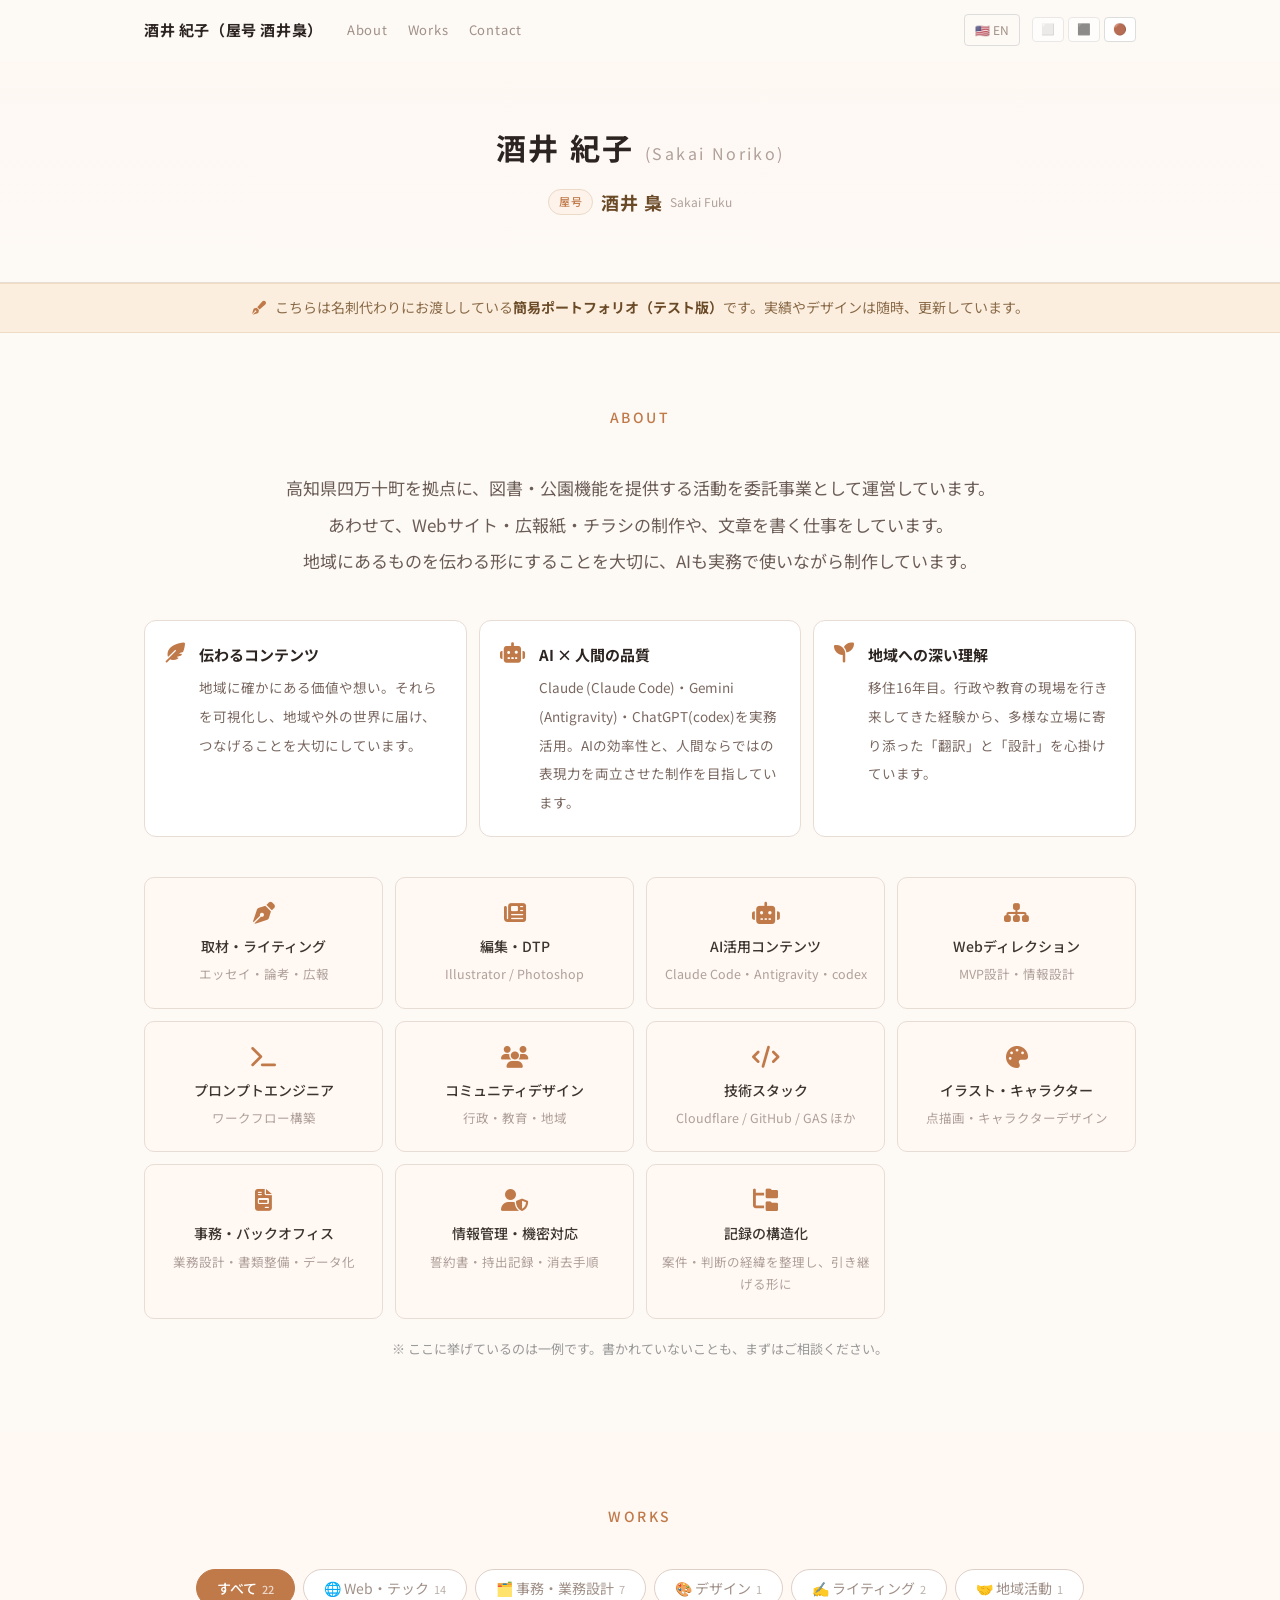
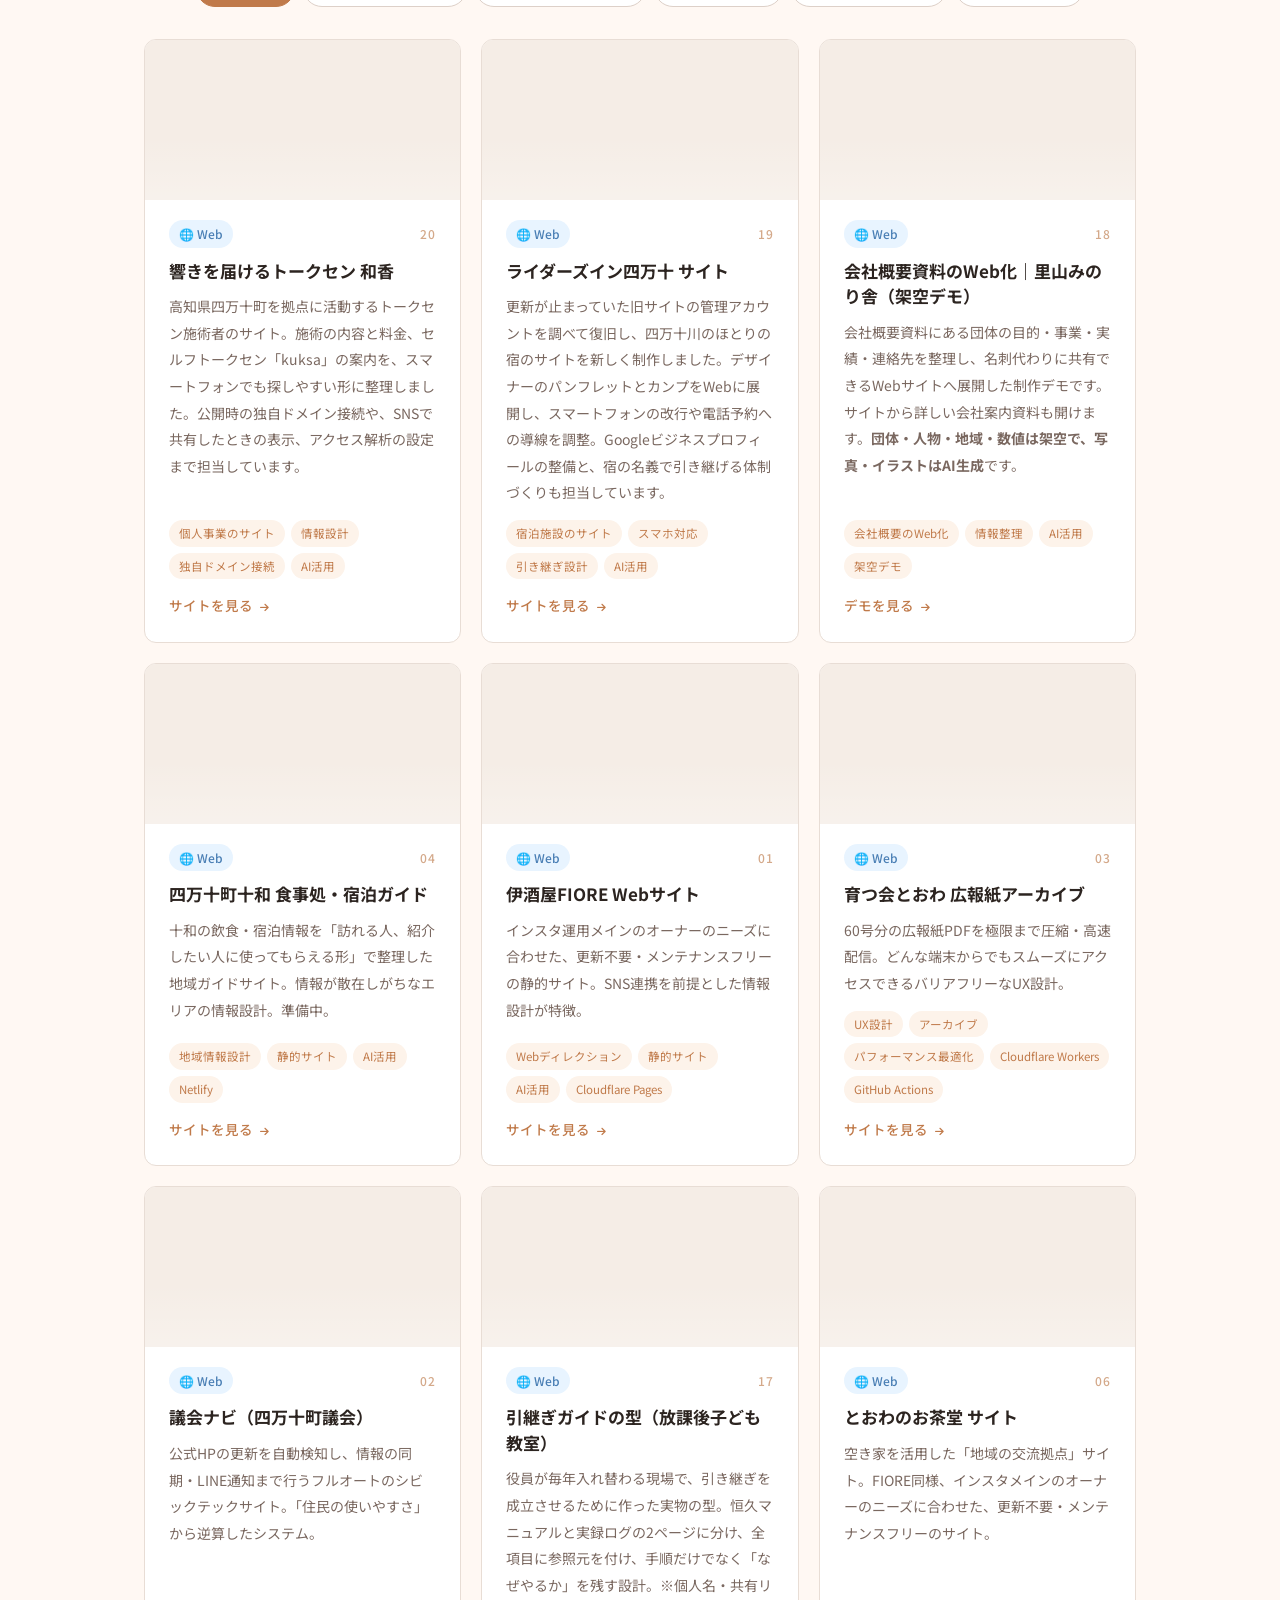
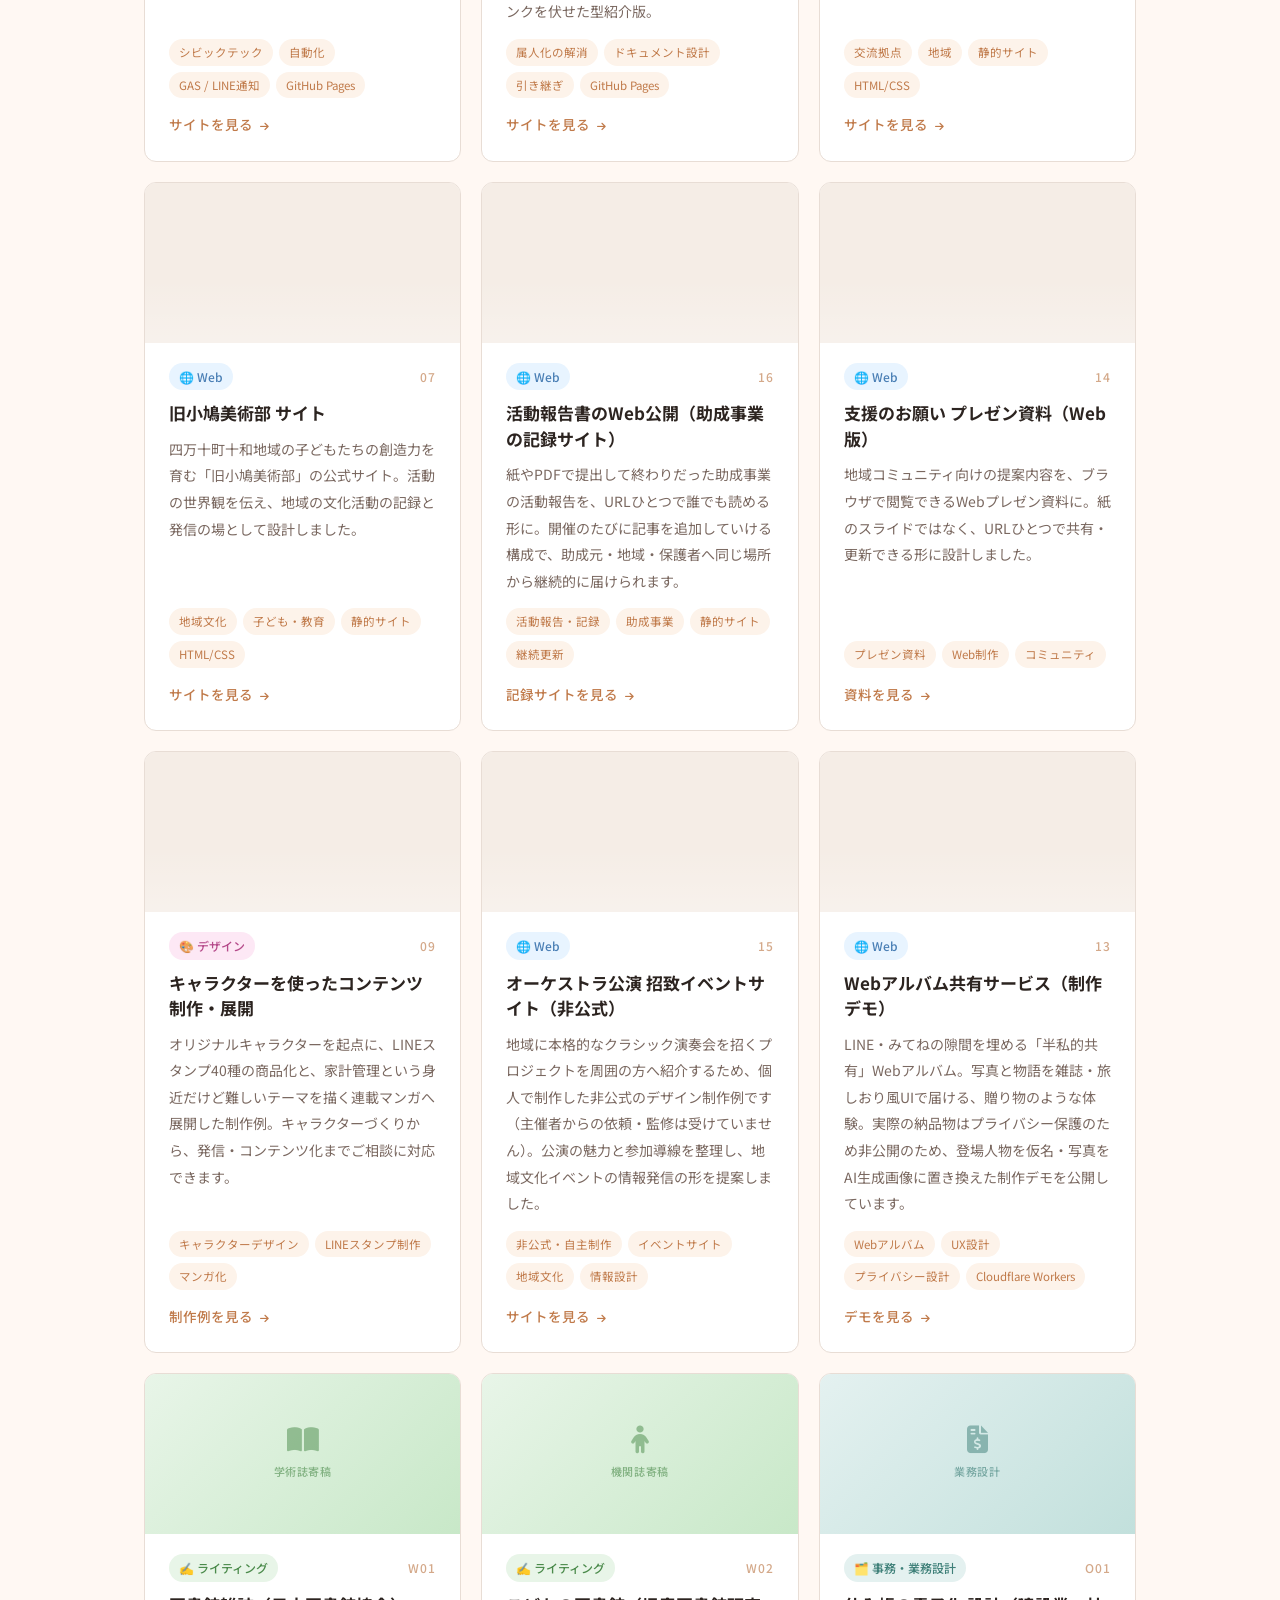
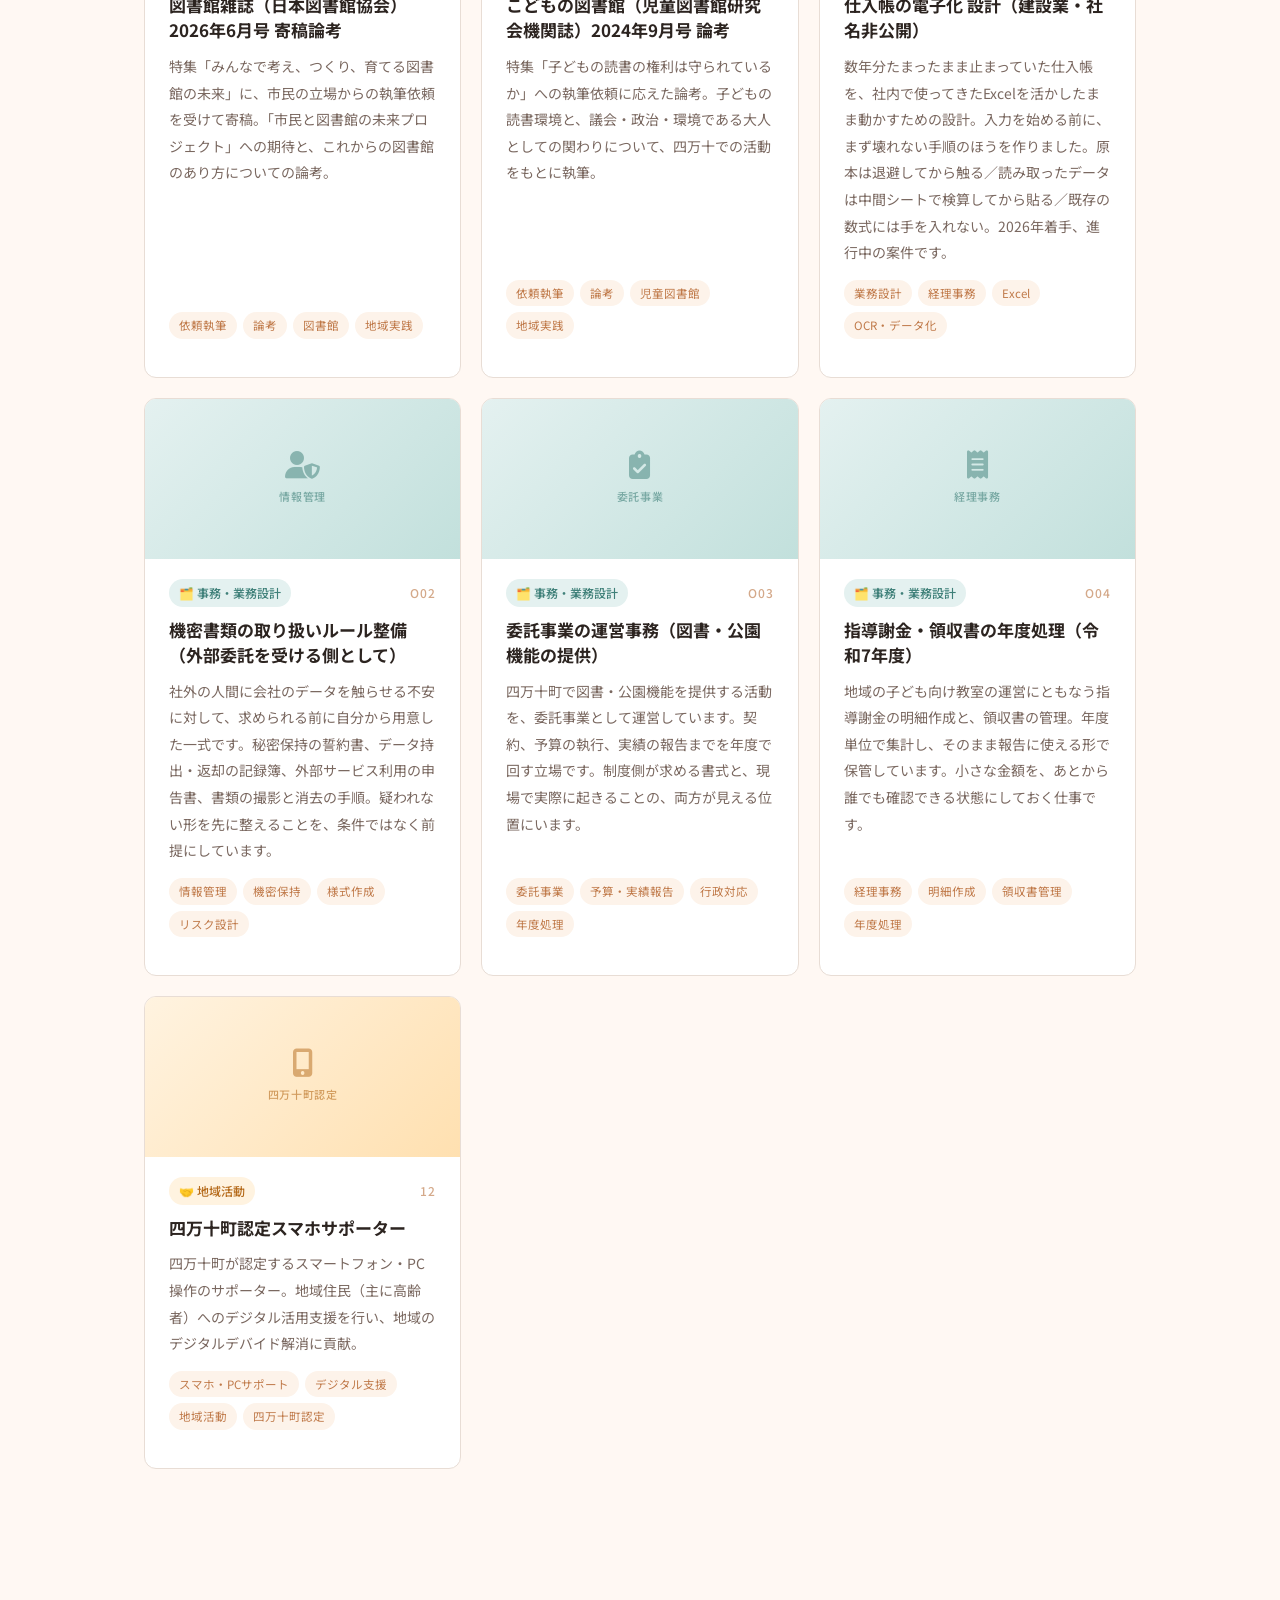
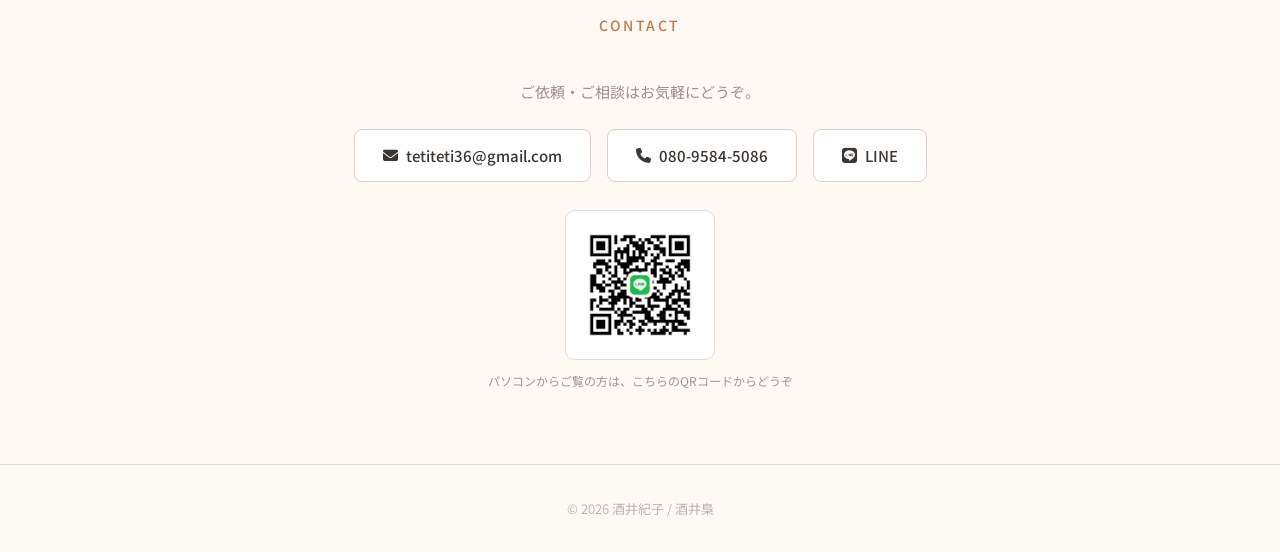
<file: index.html>
<!DOCTYPE html>
<html lang="ja">
<head>
  <meta charset="UTF-8">
  <meta name="viewport" content="width=device-width, initial-scale=1.0">
  <title>酒井紀子（屋号 酒井梟）| ポートフォリオ</title>
  <link rel="preconnect" href="https://fonts.googleapis.com">
  <link href="https://fonts.googleapis.com/css2?family=Noto+Sans+JP:wght@300;400;500;700&display=swap" rel="stylesheet">
  <link rel="stylesheet" href="https://cdnjs.cloudflare.com/ajax/libs/font-awesome/6.5.1/css/all.min.css">
  <link rel="stylesheet" id="theme-css" href="style-warm.css">
  <style>
    /* ===== 文字サイズの底上げ =====
       全体的に小さかったので少し大きくする。
       3つのテーマ（style.css / style-dark.css / style-warm.css）すべてに効くよう、
       ここにまとめて書いている。数字を変えれば全テーマに反映される。 */
    .site-notice p        { font-size: 14px; }
    .section__heading     { font-size: 14px; }
    .about__text          { font-size: 17px; line-height: 2.15; }
    .value-item strong    { font-size: 15px; }
    .value-item span      { font-size: 13.5px; line-height: 1.8; }
    .value-item i         { font-size: 20px; }
    .skill-card h3        { font-size: 14px; }
    .skill-card p         { font-size: 12.5px; }
    .skill-card i         { font-size: 22px; }
    .works-tab            { font-size: 14px; }
    .work-card__cat       { font-size: 12px; }
    .work-card__number    { font-size: 12px; }
    .work-card__title     { font-size: 17px; }
    .work-card__desc      { font-size: 14px; line-height: 1.9; }
    .work-card__tags span { font-size: 11.5px; }
    .work-card__link      { font-size: 13.5px; }
    .contact__text        { font-size: 15px; }
    /* スキル一覧の下の注記 */
    .skills__note         { font-size: 13px; color: #999; text-align: center; margin-top: 18px; line-height: 1.8; }
    .contact__btn         { font-size: 15px; }
    .footer p             { font-size: 13px; }

    /* LINEのQRコード：スマホでは自分の画面のQRを読めないので、パソコン幅でだけ出す */
    .contact__qr { display: none; }
    @media (min-width: 768px) {
      .contact__qr { display: block; margin-top: 28px; }
    }
    .contact__qr img {
      width: 150px; height: 150px; display: block; margin: 0 auto;
      border: 1px solid #ddd; border-radius: 10px; background: #fff; padding: 8px;
    }
    .contact__qr p { font-size: 12px; color: #999; margin-top: 10px; }

    /* ===== スマホでナビが画面からはみ出さないように ===== */
    @media (max-width: 640px) {
      .nav-inner            { gap: 10px; padding: 0 14px; }
      .nav-name             { font-size: 14px; }
      .nav-name__yago       { display: none; }   /* 屋号は下のヘッダーに出るので省く */
      .nav-links            { gap: 12px; }
      .nav-links a          { font-size: 12px; letter-spacing: 0.02em; }
      .nav-actions          { gap: 6px; }
      .nav-lang             { font-size: 11px; padding: 3px 6px; }
      .theme-switcher-inline{ gap: 2px; }
      .theme-btn            { padding: 4px 5px; font-size: 10px; }
    }
  </style>
</head>
<body>

  <!-- 固定ナビ -->
  <nav class="site-nav" id="site-nav">
    <div class="nav-inner">
      <span class="nav-name">酒井 紀子<span class="nav-name__yago">（屋号 酒井梟）</span></span>
      <div class="nav-links">
        <a href="#about">About</a>
        <a href="#works">Works</a>
        <a href="#contact">Contact</a>
      </div>
      <div class="nav-actions">
        <a href="index_en.html" class="nav-lang">🇺🇸 EN</a>
        <div class="theme-switcher-inline">
          <button class="theme-btn white" onclick="setTheme('style.css',this)" title="シンプル白">⬜</button>
          <button class="theme-btn dark"  onclick="setTheme('style-dark.css',this)" title="ダーク">⬛</button>
          <button class="theme-btn warm active" onclick="setTheme('style-warm.css',this)" title="温かみ">🟤</button>
        </div>
      </div>
    </div>
  </nav>

  <!-- ヘッダー -->
  <header class="header" id="top">
    <div class="container">
      <h1 class="header__name">酒井 紀子<span class="header__fuku"> (Sakai Noriko)</span></h1>
      <p class="header__subname"><span class="header__yago-label">屋号</span> <span class="header__yago">酒井 梟</span><span class="header__yago-en">Sakai Fuku</span></p>
    </div>
  </header>

  <!-- 注記バナー -->
  <div class="site-notice">
    <div class="container">
      <p><i class="fas fa-pen-fancy"></i> こちらは名刺代わりにお渡ししている<strong>簡易ポートフォリオ（テスト版）</strong>です。実績やデザインは随時、更新しています。</p>
    </div>
  </div>

  <!-- About -->
  <section class="section about" id="about">
    <div class="container">
      <h2 class="section__heading">About</h2>
      <p class="about__text">
        高知県四万十町を拠点に、図書・公園機能を提供する活動を委託事業として運営しています。<br class="pc-only">
        あわせて、Webサイト・広報紙・チラシの制作や、文章を書く仕事をしています。<br class="pc-only">
        地域にあるものを伝わる形にすることを大切に、AIも実務で使いながら制作しています。
      </p>
      <div class="about__values">
        <div class="value-item">
          <i class="fas fa-feather-alt"></i>
          <div>
            <strong>伝わるコンテンツ</strong>
            <span>地域に確かにある価値や想い。それらを可視化し、地域や外の世界に届け、つなげることを大切にしています。</span>
          </div>
        </div>
        <div class="value-item">
          <i class="fas fa-robot"></i>
          <div>
            <strong>AI × 人間の品質</strong>
            <span>Claude (Claude Code)・Gemini (Antigravity)・ChatGPT(codex)を実務活用。AIの効率性と、人間ならではの表現力を両立させた制作を目指しています。</span>
          </div>
        </div>
        <div class="value-item">
          <i class="fas fa-seedling"></i>
          <div>
            <strong>地域への深い理解</strong>
            <span>移住16年目。行政や教育の現場を行き来してきた経験から、多様な立場に寄り添った「翻訳」と「設計」を心掛けています。</span>
          </div>
        </div>
      </div>
      <div class="skills__grid">
        <div class="skill-card"><i class="fas fa-pen-nib"></i><h3>取材・ライティング</h3><p>エッセイ・論考・広報</p></div>
        <div class="skill-card"><i class="fas fa-newspaper"></i><h3>編集・DTP</h3><p>Illustrator / Photoshop</p></div>
        <div class="skill-card"><i class="fas fa-robot"></i><h3>AI活用コンテンツ</h3><p>Claude Code・Antigravity・codex</p></div>
        <div class="skill-card"><i class="fas fa-sitemap"></i><h3>Webディレクション</h3><p>MVP設計・情報設計</p></div>
        <div class="skill-card"><i class="fas fa-terminal"></i><h3>プロンプトエンジニア</h3><p>ワークフロー構築</p></div>
        <div class="skill-card"><i class="fas fa-users"></i><h3>コミュニティデザイン</h3><p>行政・教育・地域</p></div>
        <div class="skill-card"><i class="fas fa-code"></i><h3>技術スタック</h3><p>Cloudflare / GitHub / GAS ほか</p></div>
        <div class="skill-card"><i class="fas fa-palette"></i><h3>イラスト・キャラクター</h3><p>点描画・キャラクターデザイン</p></div>
        <div class="skill-card"><i class="fas fa-file-invoice"></i><h3>事務・バックオフィス</h3><p>業務設計・書類整備・データ化</p></div>
        <div class="skill-card"><i class="fas fa-user-shield"></i><h3>情報管理・機密対応</h3><p>誓約書・持出記録・消去手順</p></div>
        <div class="skill-card"><i class="fas fa-folder-tree"></i><h3>記録の構造化</h3><p>案件・判断の経緯を整理し、引き継げる形に</p></div>
      </div>
      <p class="skills__note">※ ここに挙げているのは一例です。書かれていないことも、まずはご相談ください。</p>
    </div>
  </section>


<!-- Works -->
  <section class="section works" id="works">
    <div class="container">
      <h2 class="section__heading">Works</h2>
      <div class="works-tabs">
        <button class="works-tab active" data-filter="all">すべて <span class="tab-count" id="count-all"></span></button>
        <button class="works-tab" data-filter="web">🌐 Web・テック <span class="tab-count" id="count-web"></span></button>
        <button class="works-tab" data-filter="office">🗂️ 事務・業務設計 <span class="tab-count" id="count-office"></span></button>
        <button class="works-tab" data-filter="design">🎨 デザイン <span class="tab-count" id="count-design"></span></button>
        <button class="works-tab" data-filter="writing">✍️ ライティング <span class="tab-count" id="count-writing"></span></button>
        <button class="works-tab" data-filter="community">🤝 地域活動 <span class="tab-count" id="count-community"></span></button>
      </div>

      <div class="works__grid" id="works-grid">

        <!-- 20 響きを届けるトークセン 和香 -->
        <a href="https://waka-toksen.com/" target="_blank" rel="noopener" class="work-card" data-category="web">
          <div class="work-card__preview">
            <iframe src="https://waka-toksen.com/" loading="lazy" scrolling="no" tabindex="-1"></iframe>
            <div class="preview-overlay"></div>
          </div>
          <div class="work-card__body">
            <div class="work-card__header">
              <span class="work-card__cat cat-web">🌐 Web</span>
              <span class="work-card__number">20</span>
            </div>
            <h3 class="work-card__title">響きを届けるトークセン 和香</h3>
            <p class="work-card__desc">高知県四万十町を拠点に活動するトークセン施術者のサイト。施術の内容と料金、セルフトークセン「kuksa」の案内を、スマートフォンでも探しやすい形に整理しました。公開時の独自ドメイン接続や、SNSで共有したときの表示、アクセス解析の設定まで担当しています。</p>
            <div class="work-card__tags">
              <span>個人事業のサイト</span><span>情報設計</span><span>独自ドメイン接続</span><span>AI活用</span>
            </div>
            <span class="work-card__link">サイトを見る <i class="fas fa-arrow-right"></i></span>
          </div>
        </a>

        <!-- 19 ライダーズイン四万十 -->
        <a href="https://ridersin40010.github.io/" target="_blank" rel="noopener" class="work-card" data-category="web">
          <div class="work-card__preview">
            <iframe src="https://ridersin40010.github.io/" loading="lazy" scrolling="no" tabindex="-1"></iframe>
            <div class="preview-overlay"></div>
          </div>
          <div class="work-card__body">
            <div class="work-card__header">
              <span class="work-card__cat cat-web">🌐 Web</span>
              <span class="work-card__number">19</span>
            </div>
            <h3 class="work-card__title">ライダーズイン四万十 サイト</h3>
            <p class="work-card__desc">更新が止まっていた旧サイトの管理アカウントを調べて復旧し、四万十川のほとりの宿のサイトを新しく制作しました。デザイナーのパンフレットとカンプをWebに展開し、スマートフォンの改行や電話予約への導線を調整。Googleビジネスプロフィールの整備と、宿の名義で引き継げる体制づくりも担当しています。</p>
            <div class="work-card__tags">
              <span>宿泊施設のサイト</span><span>スマホ対応</span><span>引き継ぎ設計</span><span>AI活用</span>
            </div>
            <span class="work-card__link">サイトを見る <i class="fas fa-arrow-right"></i></span>
          </div>
        </a>

        <!-- 04 十和ガイド -->
        <!-- 18 里山みのり舎（架空デモ） -->
        <a href="https://satoyama-minori-demo.tetiteti36.chatgpt.site/" target="_blank" rel="noopener" class="work-card" data-category="web">
          <div class="work-card__preview">
            <iframe src="https://satoyama-minori-demo.tetiteti36.chatgpt.site/" loading="lazy" scrolling="no" tabindex="-1"></iframe>
            <div class="preview-overlay"></div>
          </div>
          <div class="work-card__body">
            <div class="work-card__header">
              <span class="work-card__cat cat-web">🌐 Web</span>
              <span class="work-card__number">18</span>
            </div>
            <h3 class="work-card__title">会社概要資料のWeb化｜里山みのり舎（架空デモ）</h3>
            <p class="work-card__desc">会社概要資料にある団体の目的・事業・実績・連絡先を整理し、名刺代わりに共有できるWebサイトへ展開した制作デモです。サイトから詳しい会社案内資料も開けます。<strong>団体・人物・地域・数値は架空で、写真・イラストはAI生成</strong>です。</p>
            <div class="work-card__tags">
              <span>会社概要のWeb化</span><span>情報整理</span><span>AI活用</span><span>架空デモ</span>
            </div>
            <span class="work-card__link">デモを見る <i class="fas fa-arrow-right"></i></span>
          </div>
        </a>

        <a href="https://genuine-sfogliatella-c53cd0.netlify.app/" target="_blank" rel="noopener" class="work-card" data-category="web">
          <div class="work-card__preview">
            <iframe src="https://genuine-sfogliatella-c53cd0.netlify.app/" loading="lazy" scrolling="no" tabindex="-1"></iframe>
            <div class="preview-overlay"></div>
          </div>
          <div class="work-card__body">
            <div class="work-card__header">
              <span class="work-card__cat cat-web">🌐 Web</span>
              <span class="work-card__number">04</span>
            </div>
            <h3 class="work-card__title">四万十町十和 食事処・宿泊ガイド</h3>
            <p class="work-card__desc">十和の飲食・宿泊情報を「訪れる人、紹介したい人に使ってもらえる形」で整理した地域ガイドサイト。情報が散在しがちなエリアの情報設計。準備中。</p>
            <div class="work-card__tags">
              <span>地域情報設計</span><span>静的サイト</span><span>AI活用</span><span>Netlify</span>
            </div>
            <span class="work-card__link">サイトを見る <i class="fas fa-arrow-right"></i></span>
          </div>
        </a>

        <!-- 01 FIORE -->
        <a href="https://fiore-site.pages.dev/" target="_blank" rel="noopener" class="work-card" data-category="web">
          <div class="work-card__preview">
            <iframe src="https://fiore-site.pages.dev/" loading="lazy" scrolling="no" tabindex="-1"></iframe>
            <div class="preview-overlay"></div>
          </div>
          <div class="work-card__body">
            <div class="work-card__header">
              <span class="work-card__cat cat-web">🌐 Web</span>
              <span class="work-card__number">01</span>
            </div>
            <h3 class="work-card__title">伊酒屋FIORE Webサイト</h3>
            <p class="work-card__desc">インスタ運用メインのオーナーのニーズに合わせた、更新不要・メンテナンスフリーの静的サイト。SNS連携を前提とした情報設計が特徴。</p>
            <div class="work-card__tags">
              <span>Webディレクション</span><span>静的サイト</span><span>AI活用</span><span>Cloudflare Pages</span>
            </div>
            <span class="work-card__link">サイトを見る <i class="fas fa-arrow-right"></i></span>
          </div>
        </a>

        <!-- 03 育つ会とおわ 広報紙アーカイブ -->
        <a href="https://morning-credit-7f7f.tetiteti36.workers.dev/" target="_blank" rel="noopener" class="work-card" data-category="web office">
          <div class="work-card__preview">
            <iframe src="https://morning-credit-7f7f.tetiteti36.workers.dev/" loading="lazy" scrolling="no" tabindex="-1"></iframe>
            <div class="preview-overlay"></div>
          </div>
          <div class="work-card__body">
            <div class="work-card__header">
              <span class="work-card__cat cat-web">🌐 Web</span>
              <span class="work-card__number">03</span>
            </div>
            <h3 class="work-card__title">育つ会とおわ 広報紙アーカイブ</h3>
            <p class="work-card__desc">60号分の広報紙PDFを極限まで圧縮・高速配信。どんな端末からでもスムーズにアクセスできるバリアフリーなUX設計。</p>
            <div class="work-card__tags">
              <span>UX設計</span><span>アーカイブ</span><span>パフォーマンス最適化</span><span>Cloudflare Workers</span><span>GitHub Actions</span>
            </div>
            <span class="work-card__link">サイトを見る <i class="fas fa-arrow-right"></i></span>
          </div>
        </a>

        <!-- 02 議会ナビ -->
        <a href="https://tetiteti36-wq.github.io/shimantochou-gikai/" target="_blank" rel="noopener" class="work-card" data-category="web">
          <div class="work-card__preview">
            <iframe src="https://tetiteti36-wq.github.io/shimantochou-gikai/" loading="lazy" scrolling="no" tabindex="-1"></iframe>
            <div class="preview-overlay"></div>
          </div>
          <div class="work-card__body">
            <div class="work-card__header">
              <span class="work-card__cat cat-web">🌐 Web</span>
              <span class="work-card__number">02</span>
            </div>
            <h3 class="work-card__title">議会ナビ（四万十町議会）</h3>
            <p class="work-card__desc">公式HPの更新を自動検知し、情報の同期・LINE通知まで行うフルオートのシビックテックサイト。「住民の使いやすさ」から逆算したシステム。</p>
            <div class="work-card__tags">
              <span>シビックテック</span><span>自動化</span><span>GAS / LINE通知</span><span>GitHub Pages</span>
            </div>
            <span class="work-card__link">サイトを見る <i class="fas fa-arrow-right"></i></span>
          </div>
        </a>

        <!-- 17 引継ぎガイドの型 -->
        <a href="https://tetiteti36-wq.github.io/towa-houkago-hikitsugi/model/" target="_blank" rel="noopener" class="work-card" data-category="web office">
          <div class="work-card__preview">
            <iframe src="https://tetiteti36-wq.github.io/towa-houkago-hikitsugi/model/" loading="lazy" scrolling="no" tabindex="-1"></iframe>
            <div class="preview-overlay"></div>
          </div>
          <div class="work-card__body">
            <div class="work-card__header">
              <span class="work-card__cat cat-web">🌐 Web</span>
              <span class="work-card__number">17</span>
            </div>
            <h3 class="work-card__title">引継ぎガイドの型（放課後子ども教室）</h3>
            <p class="work-card__desc">役員が毎年入れ替わる現場で、引き継ぎを成立させるために作った実物の型。恒久マニュアルと実録ログの2ページに分け、全項目に参照元を付け、手順だけでなく「なぜやるか」を残す設計。※個人名・共有リンクを伏せた型紹介版。</p>
            <div class="work-card__tags">
              <span>属人化の解消</span><span>ドキュメント設計</span><span>引き継ぎ</span><span>GitHub Pages</span>
            </div>
            <span class="work-card__link">サイトを見る <i class="fas fa-arrow-right"></i></span>
          </div>
        </a>

        <!-- 06 とおわのお茶堂 -->
        <a href="https://tetiteti36-wq.github.io/towaochadou-site/" target="_blank" rel="noopener" class="work-card" data-category="web">
          <div class="work-card__preview">
            <iframe src="https://tetiteti36-wq.github.io/towaochadou-site/" loading="lazy" scrolling="no" tabindex="-1"></iframe>
            <div class="preview-overlay"></div>
          </div>
          <div class="work-card__body">
            <div class="work-card__header">
              <span class="work-card__cat cat-web">🌐 Web</span>
              <span class="work-card__number">06</span>
            </div>
            <h3 class="work-card__title">とおわのお茶堂 サイト</h3>
            <p class="work-card__desc">空き家を活用した「地域の交流拠点」サイト。FIORE同様、インスタメインのオーナーのニーズに合わせた、更新不要・メンテナンスフリーのサイト。</p>
            <div class="work-card__tags">
              <span>交流拠点</span><span>地域</span><span>静的サイト</span><span>HTML/CSS</span>
            </div>
            <span class="work-card__link">サイトを見る <i class="fas fa-arrow-right"></i></span>
          </div>
        </a>

        <!-- 07 旧小鳩美術部 -->
        <a href="https://tetiteti36-wq.github.io/kobato-art-site/" target="_blank" rel="noopener" class="work-card" data-category="web">
          <div class="work-card__preview">
            <iframe src="https://tetiteti36-wq.github.io/kobato-art-site/" loading="lazy" scrolling="no" tabindex="-1"></iframe>
            <div class="preview-overlay"></div>
          </div>
          <div class="work-card__body">
            <div class="work-card__header">
              <span class="work-card__cat cat-web">🌐 Web</span>
              <span class="work-card__number">07</span>
            </div>
            <h3 class="work-card__title">旧小鳩美術部 サイト</h3>
            <p class="work-card__desc">四万十町十和地域の子どもたちの創造力を育む「旧小鳩美術部」の公式サイト。活動の世界観を伝え、地域の文化活動の記録と発信の場として設計しました。</p>
            <div class="work-card__tags">
              <span>地域文化</span><span>子ども・教育</span><span>静的サイト</span><span>HTML/CSS</span>
            </div>
            <span class="work-card__link">サイトを見る <i class="fas fa-arrow-right"></i></span>
          </div>
        </a>

        <!-- 16 活動報告書のWeb公開 -->
        <a href="https://tetiteti36-wq.github.io/kirin-kobato-2026/" target="_blank" rel="noopener" class="work-card" data-category="web office">
          <div class="work-card__preview">
            <iframe src="https://tetiteti36-wq.github.io/kirin-kobato-2026/" loading="lazy" scrolling="no" tabindex="-1"></iframe>
            <div class="preview-overlay"></div>
          </div>
          <div class="work-card__body">
            <div class="work-card__header">
              <span class="work-card__cat cat-web">🌐 Web</span>
              <span class="work-card__number">16</span>
            </div>
            <h3 class="work-card__title">活動報告書のWeb公開（助成事業の記録サイト）</h3>
            <p class="work-card__desc">紙やPDFで提出して終わりだった助成事業の活動報告を、URLひとつで誰でも読める形に。開催のたびに記事を追加していける構成で、助成元・地域・保護者へ同じ場所から継続的に届けられます。</p>
            <div class="work-card__tags">
              <span>活動報告・記録</span><span>助成事業</span><span>静的サイト</span><span>継続更新</span>
            </div>
            <span class="work-card__link">記録サイトを見る <i class="fas fa-arrow-right"></i></span>
          </div>
        </a>

        <!-- 二ヶ月の会 プレゼン資料（Web版） -->
        <a href="https://tetiteti36-wq.github.io/nikagetsu-no-kai-proposal-demo/" target="_blank" rel="noopener" class="work-card" data-category="web">
          <div class="work-card__preview">
            <iframe src="https://tetiteti36-wq.github.io/nikagetsu-no-kai-proposal-demo/" loading="lazy" scrolling="no" tabindex="-1"></iframe>
            <div class="preview-overlay"></div>
          </div>
          <div class="work-card__body">
            <div class="work-card__header">
              <span class="work-card__cat cat-web">🌐 Web</span>
              <span class="work-card__number">14</span>
            </div>
            <h3 class="work-card__title">支援のお願い プレゼン資料（Web版）</h3>
            <p class="work-card__desc">地域コミュニティ向けの提案内容を、ブラウザで閲覧できるWebプレゼン資料に。紙のスライドではなく、URLひとつで共有・更新できる形に設計しました。</p>
            <div class="work-card__tags">
              <span>プレゼン資料</span><span>Web制作</span><span>コミュニティ</span>
            </div>
            <span class="work-card__link">資料を見る <i class="fas fa-arrow-right"></i></span>
          </div>
        </a>

        <!-- 09 キャラクター図鑑 -->
        <a href="https://tetiteti36-wq.github.io/chara-zukan/" target="_blank" rel="noopener" class="work-card" data-category="design">
          <div class="work-card__preview">
            <iframe src="https://tetiteti36-wq.github.io/chara-zukan/" loading="lazy" scrolling="no" tabindex="-1"></iframe>
            <div class="preview-overlay"></div>
          </div>
          <div class="work-card__body">
            <div class="work-card__header">
              <span class="work-card__cat cat-design">🎨 デザイン</span>
              <span class="work-card__number">09</span>
            </div>
            <h3 class="work-card__title">キャラクターを使ったコンテンツ制作・展開</h3>
            <p class="work-card__desc">オリジナルキャラクターを起点に、LINEスタンプ40種の商品化と、家計管理という身近だけど難しいテーマを描く連載マンガへ展開した制作例。キャラクターづくりから、発信・コンテンツ化までご相談に対応できます。</p>
            <div class="work-card__tags">
              <span>キャラクターデザイン</span><span>LINEスタンプ制作</span><span>マンガ化</span>
            </div>
            <span class="work-card__link">制作例を見る <i class="fas fa-arrow-right"></i></span>
          </div>
        </a>

        <!-- オーケストラ招致イベントサイト -->
        <a href="https://tetiteti36-wq.github.io/shimanto-orchestra-project-renewal-preview/" target="_blank" rel="noopener" class="work-card" data-category="web">
          <div class="work-card__preview">
            <iframe src="https://tetiteti36-wq.github.io/shimanto-orchestra-project-renewal-preview/" loading="lazy" scrolling="no" tabindex="-1"></iframe>
            <div class="preview-overlay"></div>
          </div>
          <div class="work-card__body">
            <div class="work-card__header">
              <span class="work-card__cat cat-web">🌐 Web</span>
              <span class="work-card__number">15</span>
            </div>
            <h3 class="work-card__title">オーケストラ公演 招致イベントサイト（非公式）</h3>
            <p class="work-card__desc">地域に本格的なクラシック演奏会を招くプロジェクトを周囲の方へ紹介するため、個人で制作した非公式のデザイン制作例です（主催者からの依頼・監修は受けていません）。公演の魅力と参加導線を整理し、地域文化イベントの情報発信の形を提案しました。</p>
            <div class="work-card__tags">
              <span>非公式・自主制作</span><span>イベントサイト</span><span>地域文化</span><span>情報設計</span>
            </div>
            <span class="work-card__link">サイトを見る <i class="fas fa-arrow-right"></i></span>
          </div>
        </a>

        <!-- Webアルバム共有サービス（制作デモ） -->
        <a href="https://tetiteti36-wq.github.io/album-demo/" target="_blank" rel="noopener" class="work-card" data-category="web">
          <div class="work-card__preview">
            <iframe src="https://tetiteti36-wq.github.io/album-demo/" loading="lazy" scrolling="no" tabindex="-1"></iframe>
            <div class="preview-overlay"></div>
          </div>
          <div class="work-card__body">
            <div class="work-card__header">
              <span class="work-card__cat cat-web">🌐 Web</span>
              <span class="work-card__number">13</span>
            </div>
            <h3 class="work-card__title">Webアルバム共有サービス（制作デモ）</h3>
            <p class="work-card__desc">LINE・みてねの隙間を埋める「半私的共有」Webアルバム。写真と物語を雑誌・旅しおり風UIで届ける、贈り物のような体験。実際の納品物はプライバシー保護のため非公開のため、登場人物を仮名・写真をAI生成画像に置き換えた制作デモを公開しています。</p>
            <div class="work-card__tags">
              <span>Webアルバム</span><span>UX設計</span><span>プライバシー設計</span><span>Cloudflare Workers</span>
            </div>
            <span class="work-card__link">デモを見る <i class="fas fa-arrow-right"></i></span>
          </div>
        </a>

        <!-- W01 図書館雑誌 -->
        <div class="work-card" data-category="writing">
          <div class="work-card__preview work-card__preview--placeholder preview-writing">
            <i class="fas fa-book-open"></i>
            <span>学術誌寄稿</span>
          </div>
          <div class="work-card__body">
            <div class="work-card__header">
              <span class="work-card__cat cat-writing">✍️ ライティング</span>
              <span class="work-card__number">W01</span>
            </div>
            <h3 class="work-card__title">図書館雑誌（日本図書館協会）2026年6月号 寄稿論考</h3>
            <p class="work-card__desc">特集「みんなで考え、つくり、育てる図書館の未来」に、市民の立場からの執筆依頼を受けて寄稿。「市民と図書館の未来プロジェクト」への期待と、これからの図書館のあり方についての論考。</p>
            <div class="work-card__tags">
              <span>依頼執筆</span><span>論考</span><span>図書館</span><span>地域実践</span>
            </div>
          </div>
        </div>

        <!-- W02 こどもの図書館 -->
        <div class="work-card" data-category="writing">
          <div class="work-card__preview work-card__preview--placeholder preview-writing">
            <i class="fas fa-child"></i>
            <span>機関誌寄稿</span>
          </div>
          <div class="work-card__body">
            <div class="work-card__header">
              <span class="work-card__cat cat-writing">✍️ ライティング</span>
              <span class="work-card__number">W02</span>
            </div>
            <h3 class="work-card__title">こどもの図書館（児童図書館研究会機関誌）2024年9月号 論考</h3>
            <p class="work-card__desc">特集「子どもの読書の権利は守られているか」への執筆依頼に応えた論考。子どもの読書環境と、議会・政治・環境である大人としての関わりについて、四万十での活動をもとに執筆。</p>
            <div class="work-card__tags">
              <span>依頼執筆</span><span>論考</span><span>児童図書館</span><span>地域実践</span>
            </div>
          </div>
        </div>

        <!-- O01 仕入帳の電子化（業務設計） -->
        <div class="work-card" data-category="office">
          <div class="work-card__preview work-card__preview--placeholder preview-office">
            <i class="fas fa-file-invoice-dollar"></i>
            <span>業務設計</span>
          </div>
          <div class="work-card__body">
            <div class="work-card__header">
              <span class="work-card__cat cat-office">🗂️ 事務・業務設計</span>
              <span class="work-card__number">O01</span>
            </div>
            <h3 class="work-card__title">仕入帳の電子化 設計（建設業・社名非公開）</h3>
            <p class="work-card__desc">数年分たまったまま止まっていた仕入帳を、社内で使ってきたExcelを活かしたまま動かすための設計。入力を始める前に、まず壊れない手順のほうを作りました。原本は退避してから触る／読み取ったデータは中間シートで検算してから貼る／既存の数式には手を入れない。2026年着手、進行中の案件です。</p>
            <div class="work-card__tags">
              <span>業務設計</span><span>経理事務</span><span>Excel</span><span>OCR・データ化</span>
            </div>
          </div>
        </div>

        <!-- O02 機密書類の取り扱いルール整備 -->
        <div class="work-card" data-category="office">
          <div class="work-card__preview work-card__preview--placeholder preview-office">
            <i class="fas fa-user-shield"></i>
            <span>情報管理</span>
          </div>
          <div class="work-card__body">
            <div class="work-card__header">
              <span class="work-card__cat cat-office">🗂️ 事務・業務設計</span>
              <span class="work-card__number">O02</span>
            </div>
            <h3 class="work-card__title">機密書類の取り扱いルール整備（外部委託を受ける側として）</h3>
            <p class="work-card__desc">社外の人間に会社のデータを触らせる不安に対して、求められる前に自分から用意した一式です。秘密保持の誓約書、データ持出・返却の記録簿、外部サービス利用の申告書、書類の撮影と消去の手順。疑われない形を先に整えることを、条件ではなく前提にしています。</p>
            <div class="work-card__tags">
              <span>情報管理</span><span>機密保持</span><span>様式作成</span><span>リスク設計</span>
            </div>
          </div>
        </div>

        <!-- O03 委託事業の運営事務 -->
        <div class="work-card" data-category="office">
          <div class="work-card__preview work-card__preview--placeholder preview-office">
            <i class="fas fa-clipboard-check"></i>
            <span>委託事業</span>
          </div>
          <div class="work-card__body">
            <div class="work-card__header">
              <span class="work-card__cat cat-office">🗂️ 事務・業務設計</span>
              <span class="work-card__number">O03</span>
            </div>
            <h3 class="work-card__title">委託事業の運営事務（図書・公園機能の提供）</h3>
            <p class="work-card__desc">四万十町で図書・公園機能を提供する活動を、委託事業として運営しています。契約、予算の執行、実績の報告までを年度で回す立場です。制度側が求める書式と、現場で実際に起きることの、両方が見える位置にいます。</p>
            <div class="work-card__tags">
              <span>委託事業</span><span>予算・実績報告</span><span>行政対応</span><span>年度処理</span>
            </div>
          </div>
        </div>

        <!-- O04 謝金・領収書処理 -->
        <div class="work-card" data-category="office">
          <div class="work-card__preview work-card__preview--placeholder preview-office">
            <i class="fas fa-receipt"></i>
            <span>経理事務</span>
          </div>
          <div class="work-card__body">
            <div class="work-card__header">
              <span class="work-card__cat cat-office">🗂️ 事務・業務設計</span>
              <span class="work-card__number">O04</span>
            </div>
            <h3 class="work-card__title">指導謝金・領収書の年度処理（令和7年度）</h3>
            <p class="work-card__desc">地域の子ども向け教室の運営にともなう指導謝金の明細作成と、領収書の管理。年度単位で集計し、そのまま報告に使える形で保管しています。小さな金額を、あとから誰でも確認できる状態にしておく仕事です。</p>
            <div class="work-card__tags">
              <span>経理事務</span><span>明細作成</span><span>領収書管理</span><span>年度処理</span>
            </div>
          </div>
        </div>

        <!-- 12 スマホサポーター -->
        <div class="work-card" data-category="community">
          <div class="work-card__preview work-card__preview--placeholder preview-community">
            <i class="fas fa-mobile-alt"></i>
            <span>四万十町認定</span>
          </div>
          <div class="work-card__body">
            <div class="work-card__header">
              <span class="work-card__cat cat-community">🤝 地域活動</span>
              <span class="work-card__number">12</span>
            </div>
            <h3 class="work-card__title">四万十町認定スマホサポーター</h3>
            <p class="work-card__desc">四万十町が認定するスマートフォン・PC操作のサポーター。地域住民（主に高齢者）へのデジタル活用支援を行い、地域のデジタルデバイド解消に貢献。</p>
            <div class="work-card__tags">
              <span>スマホ・PCサポート</span><span>デジタル支援</span><span>地域活動</span><span>四万十町認定</span>
            </div>
          </div>
        </div>

      </div><!-- /works__grid -->
    </div>
  </section>

  <!-- Contact -->
  <section class="section contact" id="contact">
    <div class="container">
      <h2 class="section__heading">Contact</h2>
      <p class="contact__text">ご依頼・ご相談はお気軽にどうぞ。</p>
      <!-- ▼ 連絡先：ここの ●●● を実際のアドレス／URLに書き換える ▼ -->
      <div class="contact__links">
        <a href="mailto:tetiteti36@gmail.com" class="contact__btn">
          <i class="fas fa-envelope"></i> tetiteti36@gmail.com
        </a>
        <a href="tel:08095845086" class="contact__btn">
          <i class="fas fa-phone"></i> 080-9584-5086
        </a>
        <a href="https://line.me/ti/p/7126jfC-SK" target="_blank" rel="noopener" class="contact__btn">
          <i class="fab fa-line"></i> LINE
        </a>
      </div>

      <!-- LINEのQRコード（パソコンで見ている人向け。スマホでは非表示） -->
      <div class="contact__qr">
        <img src="qr-line.jpg" alt="LINE 友だち追加QRコード" onerror="this.parentNode.style.display='none'">
        <p>パソコンからご覧の方は、こちらのQRコードからどうぞ</p>
      </div>
      <!-- ▲ 連絡先ここまで ▲ -->
    </div>
  </section>

  <footer class="footer">
    <div class="container"><p>&copy; 2026 酒井紀子 / 酒井梟</p></div>
  </footer>

  <script>
    function setTheme(css, btn) {
      document.getElementById('theme-css').href = css;
      document.querySelectorAll('.theme-btn').forEach(b => b.classList.remove('active'));
      btn.classList.add('active');
    }
    window.addEventListener('scroll', () => {
      document.getElementById('site-nav').classList.toggle('scrolled', window.scrollY > 60);
    });
    const tabs = document.querySelectorAll('.works-tab');
    const cards = document.querySelectorAll('.work-card');
    function updateCounts() {
      const categories = ['web', 'office', 'design', 'writing', 'community'];
      document.getElementById('count-all').textContent = cards.length;
      categories.forEach(cat => {
        const el = document.getElementById('count-' + cat);
        if (el) el.textContent = document.querySelectorAll(`.work-card[data-category~="${cat}"]`).length;
      });
    }
    tabs.forEach(tab => {
      tab.addEventListener('click', () => {
        tabs.forEach(t => t.classList.remove('active'));
        tab.classList.add('active');
        const filter = tab.dataset.filter;
        cards.forEach(card => {
          const cats = (card.dataset.category || '').split(' ');
          card.style.display = (filter === 'all' || cats.includes(filter)) ? '' : 'none';
        });
      });
    });
    updateCounts();
  </script>

</body>
</html>
</file>
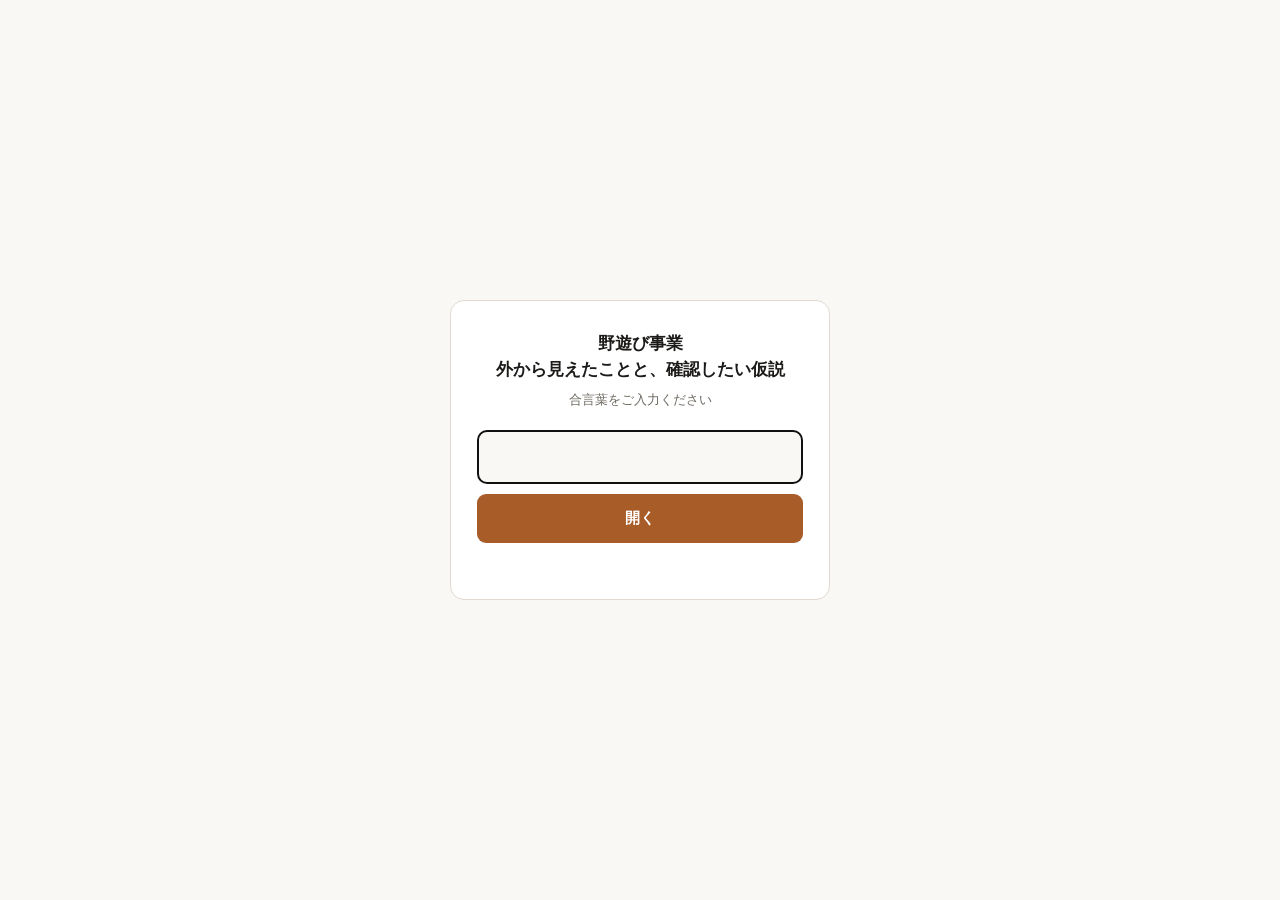
<file: a0-noasobi-7q3f/index.html>
<!doctype html>
<html lang="ja">
<head>
<meta charset="utf-8">
<meta name="viewport" content="width=device-width,initial-scale=1">
<meta name="robots" content="noindex,nofollow,noarchive">
<title>野遊び事業　外から見えたことと、確認したい仮説（意見交換用メモ）</title>
<style>
:root{
--bg:#faf8f4; --panel:#fff; --ink:#1c1b19; --ink2:#45423d; --mute:#6f6a62;
--line:#e0dad0; --line2:#bdb6a8; --acc:#a85c28; --acc-bg:#f6f0e7; --soft:#f3f0ea;
}
@media (prefers-color-scheme:dark){:root{
--bg:#1a1917; --panel:#232120; --ink:#efece7; --ink2:#c9c4bc; --mute:#948d83;
--line:#3a3733; --line2:#544f48; --acc:#e0925c; --acc-bg:#2c2622; --soft:#26241f;
}}
*{box-sizing:border-box}
body{margin:0;background:var(--bg);color:var(--ink);
font-family:"Yu Gothic","Hiragino Sans","Meiryo",system-ui,sans-serif;
line-height:1.85;font-size:15.5px;-webkit-text-size-adjust:100%}
.wrap{max-width:960px;margin:0 auto;padding:28px 20px 80px}
header{border-bottom:3px solid var(--acc);padding-bottom:16px}
header h1{font-size:23px;margin:0 0 8px;line-height:1.45}
header .meta{color:var(--mute);font-size:13.5px;margin:0}
nav{display:flex;flex-wrap:wrap;gap:6px;margin:18px 0 0;
position:sticky;top:0;background:var(--bg);padding:10px 0;z-index:5;border-bottom:1px solid var(--line)}
nav button{font:inherit;font-size:13.5px;cursor:pointer;padding:7px 14px;border-radius:999px;
border:1px solid var(--line2);background:transparent;color:var(--ink2)}
nav button:hover{border-color:var(--acc);color:var(--acc)}
nav button[aria-selected=true]{background:var(--acc);border-color:var(--acc);color:#fff;font-weight:600}
section{display:none;margin-top:30px}
section.on{display:block}
h2{font-size:20px;margin:0 0 20px;padding-bottom:9px;border-bottom:2px solid var(--acc)}
h3{font-size:16.5px;margin:30px 0 10px;color:var(--acc)}
h4{font-size:15px;margin:20px 0 6px}
p{margin:12px 0}
.card{background:var(--panel);border:1px solid var(--line);border-radius:12px;padding:18px 20px;margin:16px 0}
.card.acc{border-color:var(--acc);background:var(--acc-bg)}
.card>:first-child{margin-top:0}.card>:last-child{margin-bottom:0}
.big{font-size:17.5px;font-weight:700;color:var(--acc);line-height:1.65}
table{width:100%;border-collapse:collapse;margin:14px 0;font-size:14.5px}
.scroll{overflow-x:auto;-webkit-overflow-scrolling:touch}
th,td{border:1px solid var(--line);padding:9px 12px;text-align:left;vertical-align:top}
th{background:var(--acc-bg);font-weight:600;font-size:14px;white-space:nowrap}
ul,ol{padding-left:1.45em;margin:10px 0}li{margin:6px 0}
strong{font-weight:700}
.q{border-left:3px solid var(--acc);padding:4px 0 4px 16px;margin:14px 0;color:var(--ink2)}
.steps{list-style:none;padding-left:0;counter-reset:s}
.steps li{counter-increment:s;position:relative;padding:14px 0 14px 52px;border-bottom:1px dashed var(--line)}
.steps li:last-child{border-bottom:none}
.steps li::before{content:counter(s);position:absolute;left:0;top:14px;
width:32px;height:32px;border-radius:50%;background:var(--acc);color:#fff;
display:flex;align-items:center;justify-content:center;font-weight:700;font-size:15px}
a{color:var(--acc)}
.flow{margin:20px 0}
.flow .b{background:var(--panel);border:1px solid var(--line2);border-radius:10px;padding:12px 16px;text-align:center}
.flow .b b{display:block;color:var(--acc);font-size:15.5px;margin-bottom:3px}
.flow .b span{font-size:13.5px;color:var(--ink2)}
.flow .ar{text-align:center;color:var(--acc);font-size:17px;line-height:1.3;margin:7px 0}
.u{display:block;font-size:12.5px;word-break:break-all;line-height:1.5;margin:2px 0 10px}
.chips{list-style:none;padding-left:0;display:flex;flex-wrap:wrap;gap:8px;margin:18px 0}
.chips li{background:var(--soft);border:1px solid var(--line);border-radius:999px;
padding:5px 15px;font-size:14px;color:var(--ink2);margin:0}
.note{background:var(--soft);border-radius:10px;padding:14px 16px;font-size:14px;color:var(--ink2);margin:16px 0}
.note>:first-child{margin-top:0}.note>:last-child{margin-bottom:0}
footer{margin-top:56px;padding-top:18px;border-top:1px solid var(--line);color:var(--mute);font-size:13px}
body.locked .wrap{display:none}
#gate{display:none;min-height:100vh;align-items:center;justify-content:center;padding:24px}
body.locked #gate{display:flex}
#gate .box{background:var(--panel);border:1px solid var(--line);border-radius:14px;
padding:30px 26px;max-width:380px;width:100%;text-align:center}
#gate h1{font-size:17px;margin:0 0 6px;line-height:1.5}
#gate p{font-size:13px;color:var(--mute);margin:0 0 18px}
#gate input{font:inherit;font-size:16px;width:100%;padding:11px 13px;border-radius:9px;
border:1px solid var(--line2);background:var(--bg);color:var(--ink);text-align:center}
#gate button{font:inherit;font-size:15px;font-weight:600;width:100%;margin-top:10px;
padding:11px;border-radius:9px;border:none;background:var(--acc);color:#fff;cursor:pointer}
#gate .err{color:#c0392b;font-size:13px;margin:10px 0 0;min-height:1.2em}
@media print{
nav{display:none}
section{display:block!important;page-break-before:always}
section:first-of-type{page-break-before:avoid}
body{font-size:10.5pt;background:#fff;color:#000}
.wrap{max-width:none;padding:0}
.scroll{overflow:visible}
table{font-size:9.5pt;table-layout:fixed;word-break:break-word}
th,td{padding:5px 7px}
.card,.note,table,.flow,.steps li{page-break-inside:avoid}
h2,h3,h4{page-break-after:avoid}
a{text-decoration:underline}
}
</style>
</head>
<body class="locked">
<div id="gate">
<div class="box">
<h1>野遊び事業<br>外から見えたことと、確認したい仮説</h1>
<p>合言葉をご入力ください</p>
<input id="pw" type="password" autocomplete="off" inputmode="text" aria-label="合言葉">
<button id="go" type="button">開く</button>
<p class="err" id="err"></p>
</div>
</div>

<div class="wrap">
<header>
<h1>野遊び事業　外から見えたことと、確認したい仮説<br><span style="font-size:15px;font-weight:400;color:var(--mute)">― 意見交換用メモ ―</span></h1>
<p class="meta">2026年8月　酒井 紀子（酒井梟）／ 四万十町十和</p>
</header>

<nav role="tablist">
<button role="tab" aria-selected="true" data-t="s1">はじめに</button>
<button role="tab" aria-selected="false" data-t="s2">伺った課題</button>
<button role="tab" aria-selected="false" data-t="s3">外から見た現状</button>
<button role="tab" aria-selected="false" data-t="s4">調べて分かったこと</button>
<button role="tab" aria-selected="false" data-t="s5">最初のお客さま</button>
<button role="tab" aria-selected="false" data-t="s6">記録という条件</button>
<button role="tab" aria-selected="false" data-t="s7">着手の順番</button>
<button role="tab" aria-selected="false" data-t="s8">確認したいこと</button>
</nav>

<section id="s1" class="on">
<h2>はじめに</h2>

<p>先日はお時間をいただき、ありがとうございました。</p>

<p>伺ったお話を持ち帰り、<strong>公開されている情報だけを頼りに、外から野遊び事業を追いかけてみました。</strong>「初めてエーゼロさんを知った人が、どこまで辿り着けるか」を確かめたかったためです。</p>

<p>あわせて、自然体験を事業にしている国内外の会社が、どうやって収益を上げているのかを調べました。</p>

<div class="note">
<p style="margin-bottom:0">この資料は酒井の仮説に基づいた資料です。牧さんとの意見交換会で、このように受け取った、というものを資料にまとめました。</p>
</div>

<h3>結論から</h3>
<div class="card">
<ol style="margin-bottom:0">
<li><strong>素材が足りないというより、外から見える形になっていない</strong>ように見えました。</li>
<li>調べたところ、自然体験の事業は収益の型がいくつかに分かれていて、<strong>その型を決めているのは「何をやるか」ではなく「誰に売るか」でした。</strong></li>
<li>ですので、<strong>最初のお客さまをどこに置くかで、その後の作り方が変わります。</strong>今回は仮に「企業・団体の研修」と置いてみました。</li>
<li>そう置くと、条件が一つ付いてくるように見えます。<strong>実施のたびの記録です。</strong>これは後からさかのぼって取りにくいものです。</li>
<li>そして2027年の宿泊事業から逆算すると、<strong>今年度のうちに始めておくほうがよさそう</strong>に見えます。</li>
</ol>
</div>

<div class="note">
<p style="margin-top:0">本資料は2026年8月13日時点の公開情報のみに基づいています。</p>
<p style="margin-bottom:0">エーゼロさん・熱田さんに関する記述は、<strong>公式サイトや掲載元を実際に閲覧して確認しました</strong>（視察プログラムの内容と価格、毎年1000人以上という記述は、公式サイトの視察プログラムのページより）。国内外の事例については、公開されている情報をもとに整理したもので、<strong>各団体への直接の確認は行っていません。</strong></p>
</div>
</section>

<section id="s2">
<h2>伺った課題</h2>
<p>先日のお話を、私はこう受け止めました。誤りがあればご指摘ください。</p>

<ul class="chips">
<li>野遊び事業のデータ整理</li>
<li>対外的な発信（サイト・LP・note）</li>
<li>問い合わせの受け皿と導線</li>
<li>視察プログラムの形</li>
<li>お客さんにすべき相手の整理</li>
<li>公式サイト全体の整理</li>
<li>オンラインショップ・旧・森の学校</li>
<li>お客さんのデータベースの一元化</li>
<li>その他</li>
</ul>

<p>このなかで、とりわけ多くの時間を割いてお話しくださり、<strong>なかでも手をつけたいとお話しされていたのが「野遊び事業」</strong>だったように思います。</p>

<p>そこで今回は、<strong>「野遊び事業」について重点的に資料に落とし込んでみました。</strong></p>

<h3>いつ手をつけられるか</h3>
<p>伺った課題を、着手できる順に並べ替えました。</p>

<div class="scroll">
<table>
<tr><th>課題</th><th>いつ手をつけられるか</th></tr>
<tr><td>お客さんにすべき相手（企業研修／行政視察／学校の探究学習）の整理がまだ</td><td><strong>◎ いますぐ</strong><br>最初に決めるのはこの1行です</td></tr>
<tr><td>野遊び事業：3〜4年分のデータが分散し、整理されていない</td><td><strong>◎ いますぐ</strong><br>棚卸しから始められます</td></tr>
<tr><td>「こういうことができます」という視察プログラムの形になっていない</td><td>○ 素材の整理のあと<br>既に行ってきた視察内容を、プログラム資料とします</td></tr>
<tr><td>問い合わせはあるが、受け皿と次に繋げる導線がない</td><td>○ 素材の整理のあと<br>1ページ置くだけで受け皿になります</td></tr>
<tr><td>対外的に見える形（サイト・LP）が未着手</td><td>○ 素材の整理のあと</td></tr>
<tr><td>note に定期発信すべきか方針が立たない</td><td>○ 素材の整理のあと<br>Through Me・note・案内ページの役割分担から決めます</td></tr>
<tr><td>公式サイト全体、オンラインショップ、旧・森の学校の整理</td><td>△ 別途ご相談<br>ご担当者さまがそれぞれいらっしゃるかと思います</td></tr>
<tr><td>お客さんのデータベースの一元化</td><td>△ 別途ご相談<br>ご担当者さまがそれぞれいらっしゃるかと思います</td></tr>
</table>
</div>

<p style="margin-bottom:0"><strong>◎の2つは、いま在る情報だけで動かすことが可能そうです。</strong></p>
</section>

<section id="s3">
<h2>外から見た現状</h2>
<p>「野遊び」で検索して、辿り着けたものと、辿り着けなかったものです。</p>

<div class="scroll">
<table>
<tr><th>辿り着けたもの</th><th>辿り着けなかったもの</th></tr>
<tr><td>
・熱田さんのチーフ野遊びオフィサー就任リリース（2024年12月1日）
<span class="u"><a href="https://prtimes.jp/main/html/rd/p/000000063.000026928.html">https://prtimes.jp/main/html/rd/p/000000063.000026928.html</a></span>
・野遊びチームの求人対談（Through Me・2024年12月18日）
<span class="u"><a href="https://throughme.jp/recruit_a0_noasobi_202412/">https://throughme.jp/recruit_a0_noasobi_202412/</a></span>
・牧さんのインタビュー「野遊びを仕事にする。未来の里山をつくる」
<span class="u"><a href="https://educere-jp.com/goodnature/a-zero-inc/">https://educere-jp.com/goodnature/a-zero-inc/</a></span>
・熱田さんご自身のサイト（あつたや）
<span class="u"><a href="http://atsutaya.com/about">http://atsutaya.com/about</a></span>
</td><td>
・野遊びとして<strong>何ができるのかの一覧</strong><br>
・<strong>どなた向けなのか</strong><br>
・<strong>料金</strong><br>
・<strong>申し込みの方法</strong><br>
・これまで何をやってこられたのかの<strong>記録</strong><br>
・<strong>参加された方の声</strong>
</td></tr>
</table>
</div>

<p>外から見える野遊びは、<strong>明確に申し込めるサービスとして提示されているものがない</strong>状態、という検索結果でした。</p>

<h3>野遊びが、いまどこに置かれているか</h3>

<p>事業・サービスの一覧（17件）を拝見しましたが、その中に野遊びのページが見当たりませんでした。</p>

<p>視察プログラムのページにも、<strong>「野遊び」も「熱田さん」も出てきませんでした。</strong>年に1,000人以上の方が訪れる入口に、野遊びの名前がない状態です。</p>

<p>一方で、野遊びは別のところには確かに存在しています。熱田さんの役職名として、2027年の宿泊事業に向けた中核として、そして牧さんが熱を持って語られるテーマとして。</p>

<p>野遊びの位置づけについては、求人記事のなかで、こう書かれていました。</p>

<div class="note">
<p style="margin-top:0">「エーゼログループ」は2027年に宿泊施設を開業する予定で、<strong>野遊びチームは宿泊事業の中のアクティビティ部門</strong>という位置づけになります。</p>
<p style="margin-bottom:0">（<a href="https://throughme.jp/recruit_a0_noasobi_202412/">Through Me・野遊びチーム求人対談</a>／PR TIMESの就任リリースにも「アクティビティ部門の強化」とあります）</p>
</div>

<p><strong>ただ、外から拝見していると、それ以上のものに見えました。</strong></p>

<p>森の事業、田んぼの事業、うなぎの事業は、それぞれが出口を持っており、<strong>野遊びはエーゼロさんの各事業の核、橋渡しになる存在のように見えます。</strong>身体を使った体験をした人が、実際に各事業を自分ごととして捉えられる気がしています。</p>

<p>ただ、この状態だと情報が少なく、<strong>興味を持った方が行動に移すのにハードルが高そうです。</strong>そこで、それを一つの出口に落として商品にする ── というのが、次の章（調べて分かったこと）の話になります。</p>

<h3>外からは判別できなかったこと</h3>
<p>野遊びと、各事業との関係ですが、<strong>「はじめて情報を得たお客様」という前提のAI</strong>からは、以下のような意見が寄せられました。</p>
<ul>
<li>ビオ田んぼクラブやいちご狩りは、野遊びに含まれるのかどうか</li>
<li>うなぎ食べ継ぐプロジェクトとは、どう繋がっているのか</li>
<li><strong>Reml Behn の養蜂事業と、蜂獲り師でもある熱田さんは、どう関わっておられるのか</strong></li>
<li>視察・研修事業に、野遊びのメニューが載る予定があるのか</li>
</ul>

<h3>Through Me について</h3>
<div class="card">
<p style="margin-top:0">note に定期発信すべきか、というお話がありました。調べていて気づいたことをお伝えします。</p>
<p><strong>Through Me は、公開されている記事一覧とWordPressの公開投稿情報を確認した範囲では、2025年11月17日の記事を最後に、新しい記事が公開されていないように見受けられました。</strong>2026年以降の公開投稿も確認できませんでした。</p>
<p>また、サイト上で利用者から見えるSNS導線は Facebook のみでした。メールマガジンの登録導線やサイト内検索欄は確認できませんでした。<strong>RSSフィード自体は存在しますが、サイト上には案内や購読導線が見当たりませんでした。</strong></p>
<p>これは、掲載する媒体を選びたいというお話ではなく、<strong>現在の媒体だと書き続ける材料と手が続かないため、SEO対策が整っていて比較的簡単に投稿できるもの（note）を検討されている</strong>、ということだったのでしょうか。</p>
<p style="margin-bottom:0">そういった検討のご相談であったと仮定して、以下に3つ並べてみました。なお、いずれにしろ、<strong>記事や材料が自動的に蓄積される仕組みは事前に必要かと考えます。</strong></p>
</div>

<div class="scroll">
<table>
<tr><th>選択肢</th><th>メリット</th><th>デメリット</th></tr>
<tr>
<td><strong>① Through Me を続ける</strong></td>
<td>エーゼロさん自身の記録・検索資産として残る／事業間を回遊させやすい／デザインと申込導線を自由に設計できる</td>
<td>現状は再訪・購読の導線が弱い／新しい読者へ自然には届きにくい／WordPressの保守と編集体制が要る</td>
</tr>
<tr>
<td><strong>② note を主媒体にする</strong></td>
<td>投稿が容易／note内の検索・ハッシュタグ・おすすめ・フォロー通知で出会いを作れる／反応が見える</td>
<td>読者との関係と検索評価が note 側に蓄積する／他事業や申込先へ移動しにくい／プラットフォームに依存する／入口がさらに増える</td>
</tr>
<tr>
<td><strong>③ Through Me ＋ note</strong></td>
<td>本文と記録は Through Me に蓄積し、note の発見・通知機能を入口として使える／媒体依存を分散できる／全文の重複を避けられる</td>
<td>2媒体の運用が必要／note だけ読んで本編へ移らない場合がある／公開順・担当・計測方法のルールが要る</td>
</tr>
</table>
</div>

<div class="card acc">
<p style="margin-top:0">現時点では、Through Me を閉じて note へ移るよりも、<strong>役割を分けて小さく併用する方法</strong>が合っているように思います。</p>
<p style="margin-bottom:0"><strong>Through Me は「蓄積する場所」、note は「新しい読者と出会う場所」、野遊びの案内ページは「問い合わせ・申込みへ進む場所」</strong>と分けます。</p>
</div>

<div class="flow">
<div class="b"><b>Through Me</b><span>記事本編・実施記録・参加者の声・成果データ</span></div>
<div class="ar">↓</div>
<div class="b"><b>note</b><span>記事の背景・編集後記・要点・問いかけ</span></div>
<div class="ar">↓</div>
<div class="b"><b>野遊びの案内ページ</b><span>体験メニュー・問い合わせ・申込み</span></div>
</div>

<h4>note について、一点だけ補足します</h4>
<p>note には、検索・ハッシュタグ・おすすめ・フォロー通知など、<strong>記事を見つけてもらうための仕組み</strong>があります。ただし、note へ投稿するだけで検索順位が上がるわけではなく、記事の独自性、内容、タイトル、そして検索する方が知りたいこととの一致が必要です。</p>

<p>また、<strong>同じ全文を Through Me と note の両方に載せる方法はお勧めしません。</strong>同じ内容が複数のURLに存在すると、検索エンジンがどちらを代表として扱うかを選びます。note 側が代表になると、Through Me に検索評価が蓄積しない可能性があるためです。</p>

<div class="note">
<p style="margin-top:0"><strong>note に置くとよさそうな中身</strong></p>
<p style="margin-bottom:0">なぜこの記事を作ったか／取材や体験で印象に残った一言／写真1〜3枚／本編の要点3つ／Through Me の本編リンク／野遊びやエーゼロさんに関する問いかけ<br>
「更新しました。本編はこちら」だけにせず、<strong>note 単体でも読む意味のある記事</strong>にします。</p>
</div>

<h4>まずは1本で試す</h4>
<p>大きな媒体の移行ではなく、<strong>記事1本で比較してみる</strong>のが安全だと考えています。</p>
<ol>
<li>Through Me に野遊びの記事本編を1本公開</li>
<li>同じ日に note へ、背景・編集後記・要点を<strong>別記事として</strong>公開</li>
<li>note → Through Me → 野遊びの案内ページ、とリンクをつなぐ</li>
<li>Facebook でも共有</li>
<li>30日間、note の反応／note から Through Me への移動／案内ページへの移動／問い合わせや再接触を確認</li>
<li>続ける・直す・やめるを判断</li>
</ol>
<p style="margin-bottom:0">ここで確かめたいのは閲覧数そのものではなく、<strong>野遊びやエーゼロさんとの「次の関係」が生まれたかどうか</strong>です。</p>
</section>

<section id="s4">
<h2>調べて分かったこと</h2>
<p>自然体験を事業にしている国内外の会社を調べました。</p>

<div class="card acc">
<p class="big" style="margin-top:0">今回調べた範囲では、収益の型を分けていたのは<br>「何をやるか」ではなく「誰に売るか」でした。</p>
<p style="margin-bottom:0">売る相手が変われば、見せ方も、価格も、<strong>何を証拠として示すかも</strong>、まるごと変わっていました。</p>
</div>

<div class="scroll">
<table>
<tr><th>型</th><th>例</th><th>何を証拠として見せているか</th></tr>
<tr><td>ブランド型</td><td>スノーピーク、モンベル、REI</td><td>思想と、会員の数</td></tr>
<tr><td>体験販売型</td><td>南信州観光公社、Intrepid Travel</td><td>現地の人の顔と、参加者のレビュー</td></tr>
<tr><td>宿泊型</td><td>Under Canvas</td><td>写真と、余白</td></tr>
<tr><td>デジタル型</td><td>YAMAP、AllTrails</td><td>利用者の数</td></tr>
<tr><td><strong>教育・研修型</strong></td><td><strong>キープ協会、NOLS、Tinkergarten</strong></td><td><strong>成果のデータと、指導者の資格</strong></td></tr>
</table>
</div>

<h3>もう一つ、見つからなかったもの</h3>
<div class="card">
<p style="margin-top:0">調べた範囲では、<strong>「自分で獲って、さばいて、食べる」を商品にしている事業者が見つかりませんでした。</strong></p>
<p style="margin-bottom:0">ギアの販売、高単価の宿泊、リーダーシップ教育、予約プラットフォーム ── どれも活況ですが、熱田さんがやっておられることと同じものは、まだ一つも見つかっていません。<br>
<strong>今回の探索範囲で見当たらなかっただけではありますが、差別化の余地があるのではないかと受け取りました。</strong></p>
</div>

</section>

<section id="s5">
<h2>最初のお客さまを「企業・団体の研修」と仮置きしました</h2>

<p>「調べて分かったこと」と合わせて、先日、個人向けよりも企業や団体のほうが利益となりそうとのお話があったと思いますので、そこを仮の出発点として置いてみます。研修内容に「野遊び」を追加希望されるかどうかはお客さま次第ではありますが、<strong>そう置くと条件が揃っているように感じました。</strong></p>

<div class="card">
<h4 style="margin-top:0">① 単価が高く、少人数で成立する</h4>
<p>視察プログラムのページを拝見しました。<strong>半日4時間132,000円、座学＋1テーマ2時間77,000円、個別テーマ1時間55,000円</strong>と、いずれも10名までのプランが並んでいます。そして<strong>「毎年1000人以上が視察研修に訪れています」</strong>と書かれていました。</p>
<p>1名あたりに直すと、個人向けを何百人集める形とは、成り立ちが違うように見えます。</p>

<h4>② 既存の視察導線で、小さく検証できる</h4>
<p>同じページに<strong>「希望のテーマに合わせての視察も可能です」</strong>とありました。テーマ例として挙げられているのは、ローカルベンチャー、地域資源活用、事業創出、官民連携、六次産業化（農/林/漁）です。</p>
<p>つまり、<strong>テーマを加える仕組みはすでにあって、そこに野遊びが載っていない</strong>、という状態にお見受けしました。新しく何かを起こすというより、<strong>すでにある枠に一つ足す</strong>形になるのではないでしょうか。</p>
<p>なお、既存の視察に来られた方のうち、野遊びに接触された割合は、外部からは確認できませんでした。</p>

<h4>③ 次に売るための材料が貯まりやすい</h4>
<p style="margin-bottom:0">企業研修は報告が前提になる場ですので、参加された方の学びが言葉になりやすい。<strong>一回やるごとに、次の一回が売りやすくなるかと思います。</strong></p>
</div>

<h3>野遊びを単体の商品ではなく、一部の研修に組み込んで反応を見てはどうかと考える理由</h3>

<div class="note">
<p style="margin-bottom:0">※ ただし、サービスを提供される側のマンパワーも必要になりますので、<strong>すべての研修とするのは非現実的かもしれません。</strong></p>
</div>

<p>私なりに感じたのは、以下のようなことです。</p>

<div class="card acc">
<p class="big" style="margin:0">野遊びとは、「未来の里山」という理念と、<br>エーゼロさんが手がけておられる事業とを、<br>頭ではなく心身に落とし込むための<br>きっかけ ── 回路なのではないか</p>
</div>

<p>牧さんが仰っていた解像度やセンサーは、本を読んで移るものではなく、<strong>身体と心を通してしか体感できない</strong>のではないでしょうか。子孫のために考える思考回路も、説明されて身につくものではなく、自分で獲って食べるなど、<strong>野遊びを体感しないと身に染みては分からない</strong>ものなのではないかと思います。だとすれば、野遊びは単体の商品というより、<strong>どの研修にも一度は通しておきたい部分</strong>になります。</p>

<p>もしそうだとすれば、企業が研修に費用を払うのは、ただ珍しい体験のためではありません。<strong>「エーゼロさんの考え方を、身体で受け取る時間」</strong>を買うことになります。ここは、他社が真似のしようがない部分だと思います。</p>

<div class="note">
<p style="margin-bottom:0">しかし、この考えが見当違いであったり、「単体」のみの商品として「野遊び」を扱いたいというお話もあろうかと思います。<strong>あくまでも一案として受け止めていただけますと幸いです。</strong></p>
</div>

<h3>一方で、「単体」としてのみ扱う場合でも</h3>

<p><strong>必要になるものは、変わらないように思います。</strong></p>

<p>むしろ、単体の商品にするほうが、<strong>野遊びそのものが選ばれる理由</strong>を用意しなければなりません。ほかのプログラムに含める形であれば、研修全体の説明のなかで伝わる部分もありますが、単体で並んだときには、「これは何で、どなたに向けたもので、何が得られるのか」を<strong>野遊び自身が説明することになります。</strong></p>

<p>ですので、どちらを選ばれる場合でも、次の二つは先に用意しておく必要があると考えています。</p>

<div class="card acc">
<ol style="margin-bottom:0">
<li><strong>野遊びとは何かを、一枚で言えるようにしておくこと</strong></li>
<li><strong>何を学べるのか／誰が教えるのか／安全はどうか／参加された方がどう変わったのかを、示せるようにしておくこと</strong></li>
</ol>
</div>

<p style="margin-bottom:0">次の章は、この二つ目についてのお話です。</p>
</section>

<section id="s6">
<h2>記録という条件</h2>

<p>例えば研修として売るのであれば、外せない条件が付いてくるように見えます。調べていて、これがとても大きいと感じた点です。</p>

<div class="card acc">
<p class="big" style="margin-top:0">野外教育を企業や学校に売っている団体は、「成果のデータ」を出していました</p>
<ul>
<li>何を学べるのか</li>
<li>誰が教えるのか</li>
<li>安全対策と保険はどうなっているのか</li>
<li>参加された方がどう変わったのか（数字と、その人の言葉で）</li>
</ul>
<p style="margin-bottom:0">など</p>
</div>

<div class="note">
<p style="margin-top:0">この分野は全体として、体験の価値を数字で示すのが難しい分野でもあるように見えます。それでも、うまくいっている団体は、そこをあきらめずに<strong>測り、可視化を続けて</strong>いました。</p>
<p style="margin-bottom:0">難しいことですが、<strong>測れるようにできれば、それ自体がそのまま強みになる領域だ</strong>とも感じました。</p>
</div>

<h3>記録は、後からさかのぼって取りにくいものです</h3>

<p><strong>体験の前に何を思っていたかは、その日を過ぎると失われます。</strong>参加された方が「どう変わったか」を語るには、変わる前を知っている必要があるためです。</p>

<p>事前の聞き取りは5分もかかりませんが、取り逃すと、<strong>その回のデータは半分という結果になりそうです。</strong></p>

<h3>現在、記録の型はおありでしょうか</h3>

<p>野遊び事業では、すでにそういった記録の型をお持ちでしょうか。</p>

<p>もし無く、今後を研修としてお考えになるのであれば、最初に決めておきたいのは、<strong>実施のたびに何を記録するかという「型」</strong>だと考えています。項目さえ決めてあれば、書く手間はほとんど変わらないのに、<strong>一年後にはそのまま提案書にも研修資料にも使える</strong>のではないかと考えます。</p>

<div class="card acc">
<p style="margin-top:0">そして、<strong>順番を逆にする方法</strong>も活かせるのではないかと思っています。</p>
<p style="margin-bottom:0"><strong>先に提案書や研修資料の姿をイメージして、そこから逆算して記録表を作る</strong>やり方です。「最後に何を見せたいか」が決まっていれば、取るべき項目は自然に決まります。</p>
</div>

<h3>記録が回りはじめると、こうなる可能性が高まります</h3>
<ul>
<li>成果のデータが貯まる → <strong>研修が選ばれるようになる／助成金などの申請にも活用しやすくなる</strong></li>
<li>写真と言葉が貯まる → <strong>Through Me や YouTube の素材が、発信のために別途撮らなくても揃う</strong></li>
<li>参加された方の名簿ができる → <strong>「卒業生」という関係がつくれる</strong></li>
<li>2027年、宿泊事業が立ち上がるとき、<strong>「ここで何ができる場所なのか」を語れる中身が既にある</strong></li>
</ul>
<p>など</p>

<h3>「参加された方」から「卒業生」へ</h3>

<p>研修や視察ですが、<strong>現在の繋がりの仕組みはどのようなものでしょうか。</strong></p>

<p>野外教育の分野で長く続いている団体は、<strong>受講した方が「卒業生」として残り、寄付や紹介、再受講で事業を支えている</strong>様子が見受けられます。受けた人が、次の人を連れてくる構造ともなっているようです。</p>

<p><strong>「参加者」と呼ぶか「卒業生」と呼ぶかで、関係の位置が変わります。</strong>参加者は一度きりのお客さまですが、<strong>卒業生はこちら側の人</strong>という感覚が養えそうです。</p>

<ul>
<li><strong>企業研修なら</strong> ── 受けたご担当者が、翌年も社内で推してくださったり、別の部署に広げてくださったり。</li>
<li><strong>行政視察なら</strong> ── 視察に来られた自治体の方が、地元で同じことを始めるときの相談先になりえます。</li>
</ul>

<p>これは、牧さんが仰っていた<strong>「どんぐり脳をマジョリティにしていく」</strong>というお話と、最終的には同じことを指しているのではないかと思いました。</p>

<div class="card">
<p style="margin-top:0"><strong>研修は一回の売上ですが、卒業生は、増えていく仲間です。</strong></p>
<p style="margin-bottom:0">そして卒業生の名簿を作るために必要なのが、記録です。<strong>いつ、誰が来て、何を受け取っていったか。</strong>それが残っていなければ、どんなに良い時間を過ごしていただいても、関係はその日で終わってしまいそうです。</p>
</div>

<p>しまんと分校ゼミでも「ゼミ生」と呼び合い、その場で初めて出会った人同士が、ゼミ受講後も緩やかに繋がることができています。企業研修であれば、<strong>まったく関係性のない二つの企業を受け入れて交流を促進する</strong>という試みも楽しそうだと、考えが膨らみます。</p>

<h3>なぜ、今年度なのか</h3>
<div class="card">
<p style="margin-top:0">熱田さんの就任リリース（2024年12月1日）に<strong>「3年後の宿泊施設オープンに向けて」</strong>とあり、野遊びチームの求人記事には<strong>「2027年に宿泊施設を開業する予定」</strong>と書かれていました。そこから逆算すると、こう見えます。</p>
<div class="scroll">
<table>
<tr><th>時期</th><th>必要なこと</th></tr>
<tr><td><strong>2026年度（今年度）</strong></td><td>素材の整理・野遊びの定義・メニュー化・<strong>記録の開始</strong></td></tr>
<tr><td>2027年度</td><td>宿泊事業の立ち上げ・集客</td></tr>
</table>
</div>
<p>宿泊が立ち上がるときに「ここで何ができるのか」を語れる状態になっているには、<strong>今年度のうちに土台を作っておく必要があるように見えます。</strong></p>
<p>今年度の実施分を記録し、整理しておけば、2027年を迎えたときには、<strong>語れる中身も、見ていただける実績も、すでに手元にある状態</strong>で始められるのではないかと思います。</p>
<p style="margin-bottom:0;font-size:13.5px;color:var(--mute)">※ すでにご準備を進めておられるようでしたら、こちらの杞憂です。差し出がましいことを申し上げていましたら、申し訳ありません。</p>
</div>

<h3>そして「誰が教えるのか」を、いちばん強く伝えられるのが熱田さんご自身です</h3>

<p>先ほどの4項目のうち、研修を選ぶ側が検討項目にするのは<strong>「誰が教えるのか」</strong>でした。熱田さんの場合、資格などで端的にお伝えできるものではないものの、<strong>熱田さんの自然体そのものが、一般的な感覚からすると常識を超えて刺激的</strong>なので、文章でも映像でも伝わりやすいと考えます。</p>

<p>薬剤を使わずにオオスズメバチの巣を生け捕りにされること。4歳から蜂獲りを仕込まれたこと。生きたコオロギを餌に素手の上でオオスズメバチを待ち、食べている間に体へリボンをくくり付け、そのリボンを追って巣を突き止める「ハチ追い」。</p>
<span class="u">（「ハチ追い」の手順は、岡山経済新聞 2015年10月5日の記事より　<a href="https://okayama.keizai.biz/headline/277/">https://okayama.keizai.biz/headline/277/</a>）</span>

<p><strong>書けば書くほど、実際に見てみたい、という気持ちになります。</strong></p>

<p>また、熱田さんが動いたり話している映像は、それだけで人が見るものになると思います。<strong>文章でも映像でも引き付ける方なのですが、情報が少なく、一か所で見られていないように思います。</strong></p>

<p>そして、これは新しく企画を立てる話とも違い、研修や視察を記録していれば、<strong>その過程で必ず撮ることになる映像や文章</strong>となりえます。</p>

<ul>
<li>研修を売るときは <strong>「誰が教えるのか」の証明</strong>になる</li>
<li>発信するときは、<strong>そのままコンテンツ</strong>になる</li>
<li>どちらも、<strong>記録のついでに手に入る</strong>のではないでしょうか</li>
</ul>

<p style="margin-bottom:0">Through Me なのか note なのか、その両方を活用するのか。いずれにしても、<strong>何を載せるかで悩まなくてよくなる</strong>のも、ここだと思っています。書く材料を探すのではなく、<strong>貯まったものから出す形として仕組み化する</strong>のが理想的かなと感じています。</p>
</section>

<section id="s7">
<h2>着手の順番</h2>

<p>土台から順に積むほうが、結果的に速いという印象を受けています。</p>

<ol class="steps">
<li>
<h4 style="margin-top:0">素材の棚卸し</h4>
<p style="margin-bottom:0">写真・実施記録・参加された方の声・熱田さんの技術資料が、<strong>いま何がどこにあるか</strong>を一覧にする。熱田さんのサイトにある既存のコンテンツも含めて整理する。<br>
<em>成果物：素材一覧（何があり、何が足りないかが分かる状態）</em></p>
</li>
<li>
<h4>記録の型を決める</h4>
<p style="margin-bottom:0">次の一回から使える記録シートを作る。<strong>実施より先に必要。</strong>あわせて、参加された方に<strong>許諾をいただく形を入れた名簿</strong>を用意。<strong>のちに卒業生の名簿となるよう考慮。</strong><br>
<em>成果物：技法の記録シート／参加者の記録シート／許諾の型</em></p>
</li>
<li>
<h4>「野遊び」の定義と、できることの一覧</h4>
<p style="margin-bottom:0">野遊びとは何を指すのかを1枚で定義し（皆さんに直していただく前提の案として）、「こういうことができます」を整理する。<br>
<em>成果物：野遊びメニュー原案（視察・研修に載せられる形）</em></p>
</li>
<li>
<h4>受け皿をつくる</h4>
<p style="margin-bottom:0">公式サイトに置く野遊びの1ページを設計・制作する。既にある「視察・研修事業」の中にメニューを加える形か、事業一覧に1ページ置く形か、二つあり得るのではないか。<strong>前者のほうが早く、後者のほうが受け皿として強い印象。</strong><br>
<em>成果物：公開できる1ページ</em></p>
</li>
<li>
<h4>発信と受け皿を、小さくつないで試す</h4>
<p style="margin-bottom:0">記事本編と実施記録は Through Me に蓄積し、note には記事の背景・編集後記・読みどころなど、<strong>note で読む意味のある別角度の記事</strong>を置く方法を小さく試す。note から Through Me へ、Through Me から野遊びの案内・問い合わせ先へつなぎ、<strong>どこから「次の関係」が生まれたか</strong>を確認する。<strong>①〜②ができていれば、発信のたびに素材を探すところから始めずに済む印象。</strong><br>
<em>成果物：媒体ごとの役割表／記事テンプレート／公開・計測の運用設計</em></p>
</li>
</ol>

<div class="card">
<p style="margin-top:0"><strong>①②ができていれば、サイトもLPも研修資料も提案書も、同じ素材から展開できると考えます。</strong></p>
<p style="margin-bottom:0">私ができるのは、<strong>散らばっているものを集めて、何を伝えるかを決めて、形にして、外に出して、回し続けるところまで</strong>です。意匠の作り込みが必要な段階になれば、専門のデザイナーと組む形をご提案します。いまの野遊び事業に必要なのは、その前段ではないかと考えています。</p>
</div>

</section>

<section id="s8">
<h2>確認させていただきたいこと</h2>

<p>ここまでは、外から見えたことと、そこから立てた仮説です。<strong>内部の認識と照らして、次の3点だけ教えていただけないでしょうか。</strong></p>

<div class="card acc">
<ol style="margin-bottom:0">
<li>野遊びを、各事業と「未来の里山」をつなぐ<strong>橋渡し</strong>と捉える見方は、内部の認識と合っているでしょうか。</li>
<li>最初の検証対象を<strong>「企業・団体の研修」</strong>と仮置きして考えてよいでしょうか。</li>
<li>次回の実施分から、<strong>簡単な記録の型</strong>を試す余地はありますでしょうか。</li>
</ol>
</div>

<p>この3つが分かれば、<strong>次に何を作ればよいかが決まります。</strong>逆に、ここが違っていると、この資料の後半はまるごと組み直しになります。</p>

<div class="note" style="margin-top:34px">
<p style="margin-top:0">以上、ご担当の方もおられるところで差し出がましい内容となりましたが、<strong>先日の意見交換会より思い至ったことをまとめたものが、本資料となります。</strong></p>
<p style="margin-bottom:0">引き続き、どうぞよろしくお願いいたします。</p>
</div>
</section>

<footer>
野遊び事業　外から見えたことと、確認したい仮説（意見交換用メモ）<br>
2026年8月　酒井 紀子（酒井梟）<br>
<a href="https://tetiteti36-wq.github.io/portfolio/">https://tetiteti36-wq.github.io/portfolio/</a><br><br>
本資料は2026年8月13日時点の公開情報のみに基づいた、酒井の仮説による資料です。内部の事情を存じ上げないための誤りは必ずありますので、お気づきの点をご指摘いただけますと幸いです。
</footer>
</div>

<script>
/* ▼ 合言葉を変えるときは、この1行だけ書き換えてください（小文字で入力されます） */
var PASSWORD="noasobi";

function unlock(){
  document.body.classList.remove('locked');
  try{sessionStorage.setItem('a0gate','1')}catch(e){}
}
function tryUnlock(){
  var v=document.getElementById('pw').value.trim().toLowerCase();
  if(v===PASSWORD.toLowerCase()){unlock();}
  else{
    document.getElementById('err').textContent='合言葉が違うようです';
    document.getElementById('pw').value='';
    document.getElementById('pw').focus();
  }
}
try{ if(sessionStorage.getItem('a0gate')==='1'){document.body.classList.remove('locked');} }catch(e){}
document.getElementById('go').addEventListener('click',tryUnlock);
document.getElementById('pw').addEventListener('keydown',function(e){
  if(e.key==='Enter'){tryUnlock();}
});
if(document.body.classList.contains('locked')){document.getElementById('pw').focus();}

var btns=document.querySelectorAll('nav button');
var secs=document.querySelectorAll('section');
for(var i=0;i<btns.length;i++){
  btns[i].addEventListener('click',function(){
    for(var j=0;j<btns.length;j++){btns[j].setAttribute('aria-selected','false');}
    for(var k=0;k<secs.length;k++){secs[k].classList.remove('on');}
    this.setAttribute('aria-selected','true');
    document.getElementById(this.dataset.t).classList.add('on');
    window.scrollTo(0,0);
  });
}
</script>
</body>
</html>
</file>
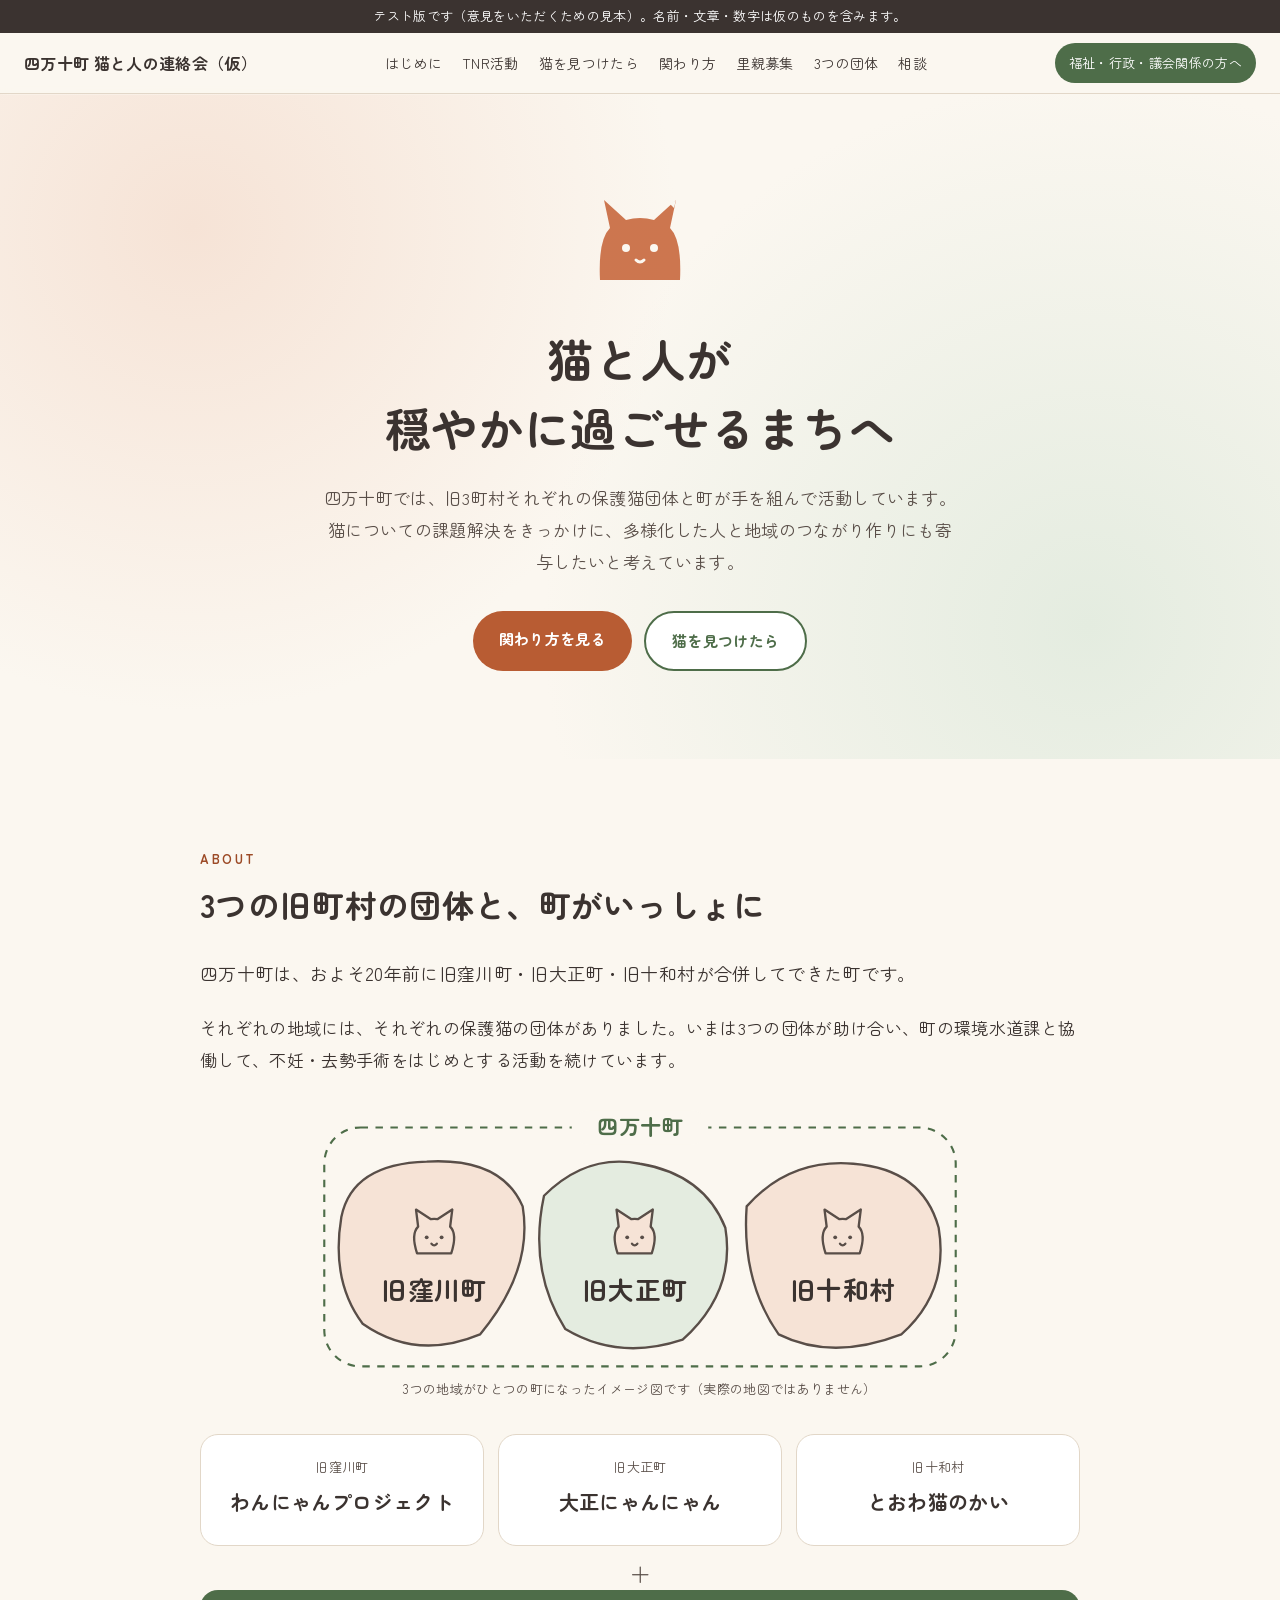
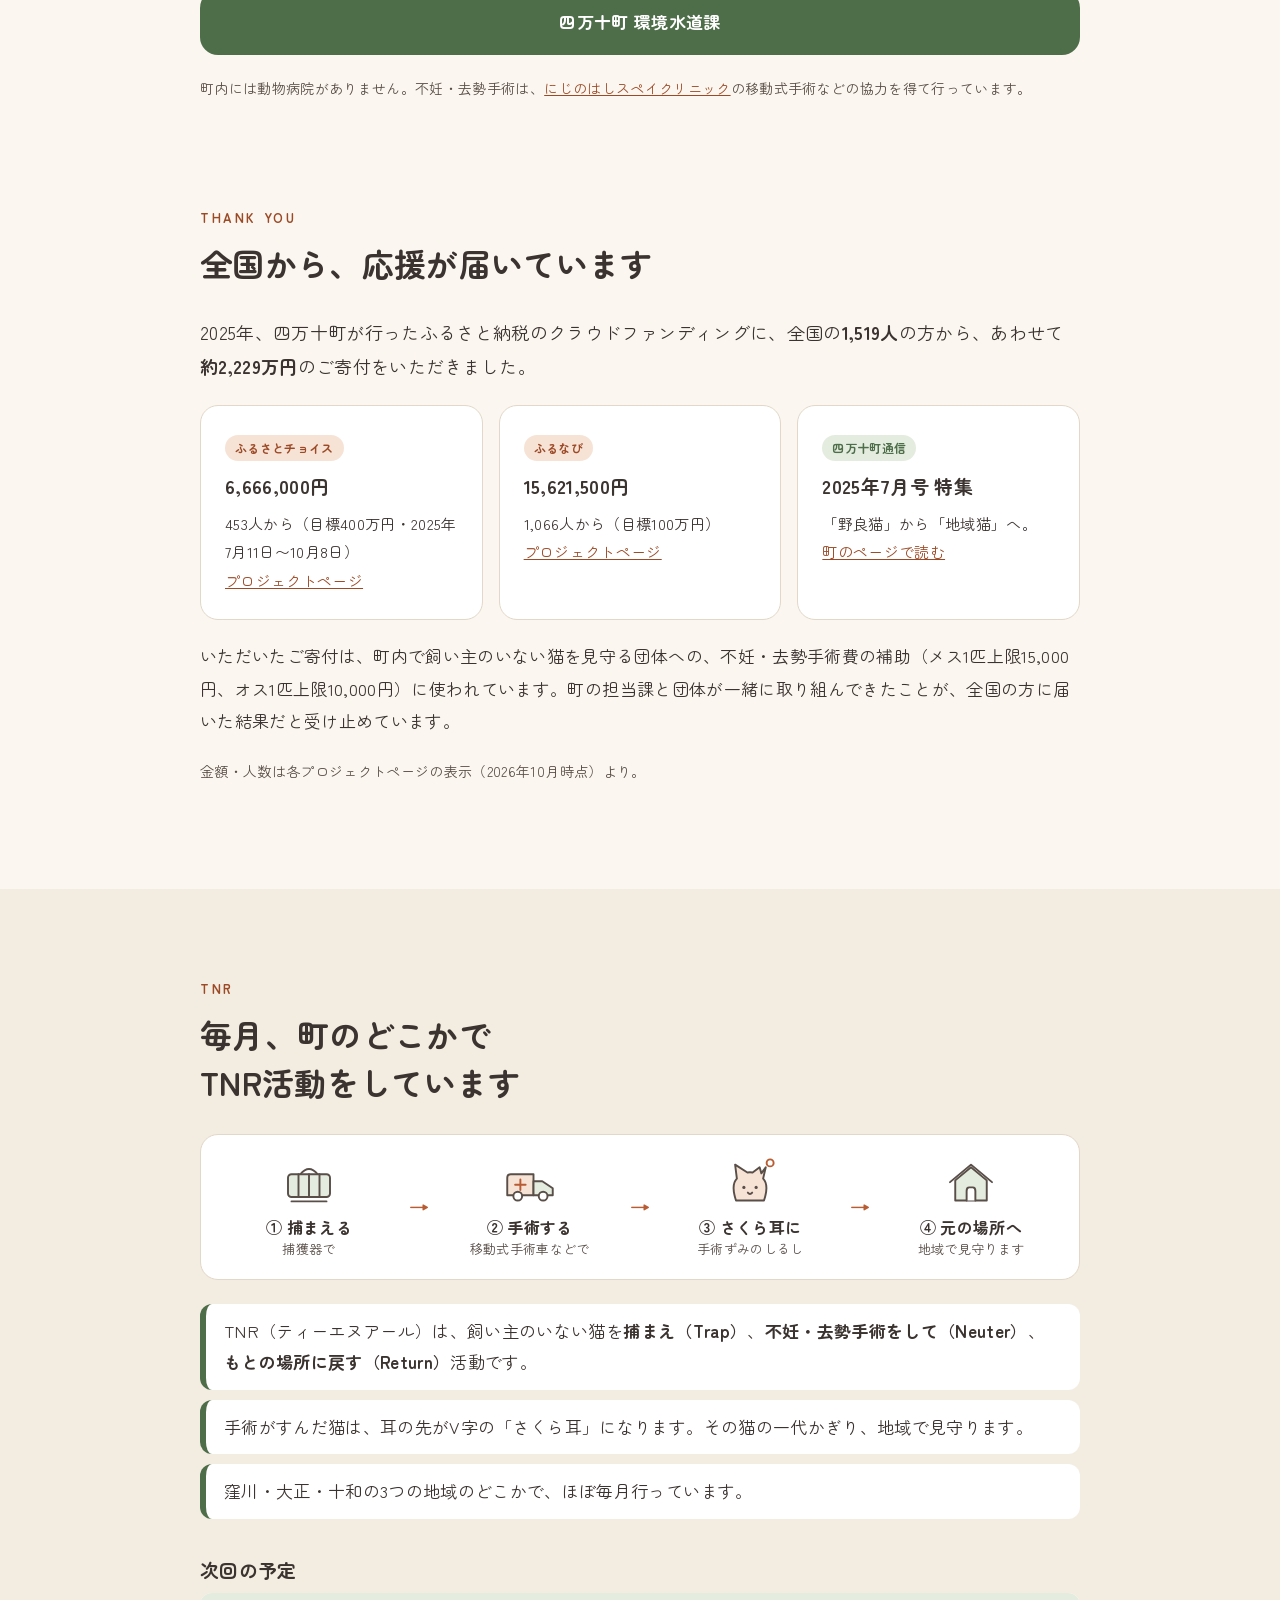
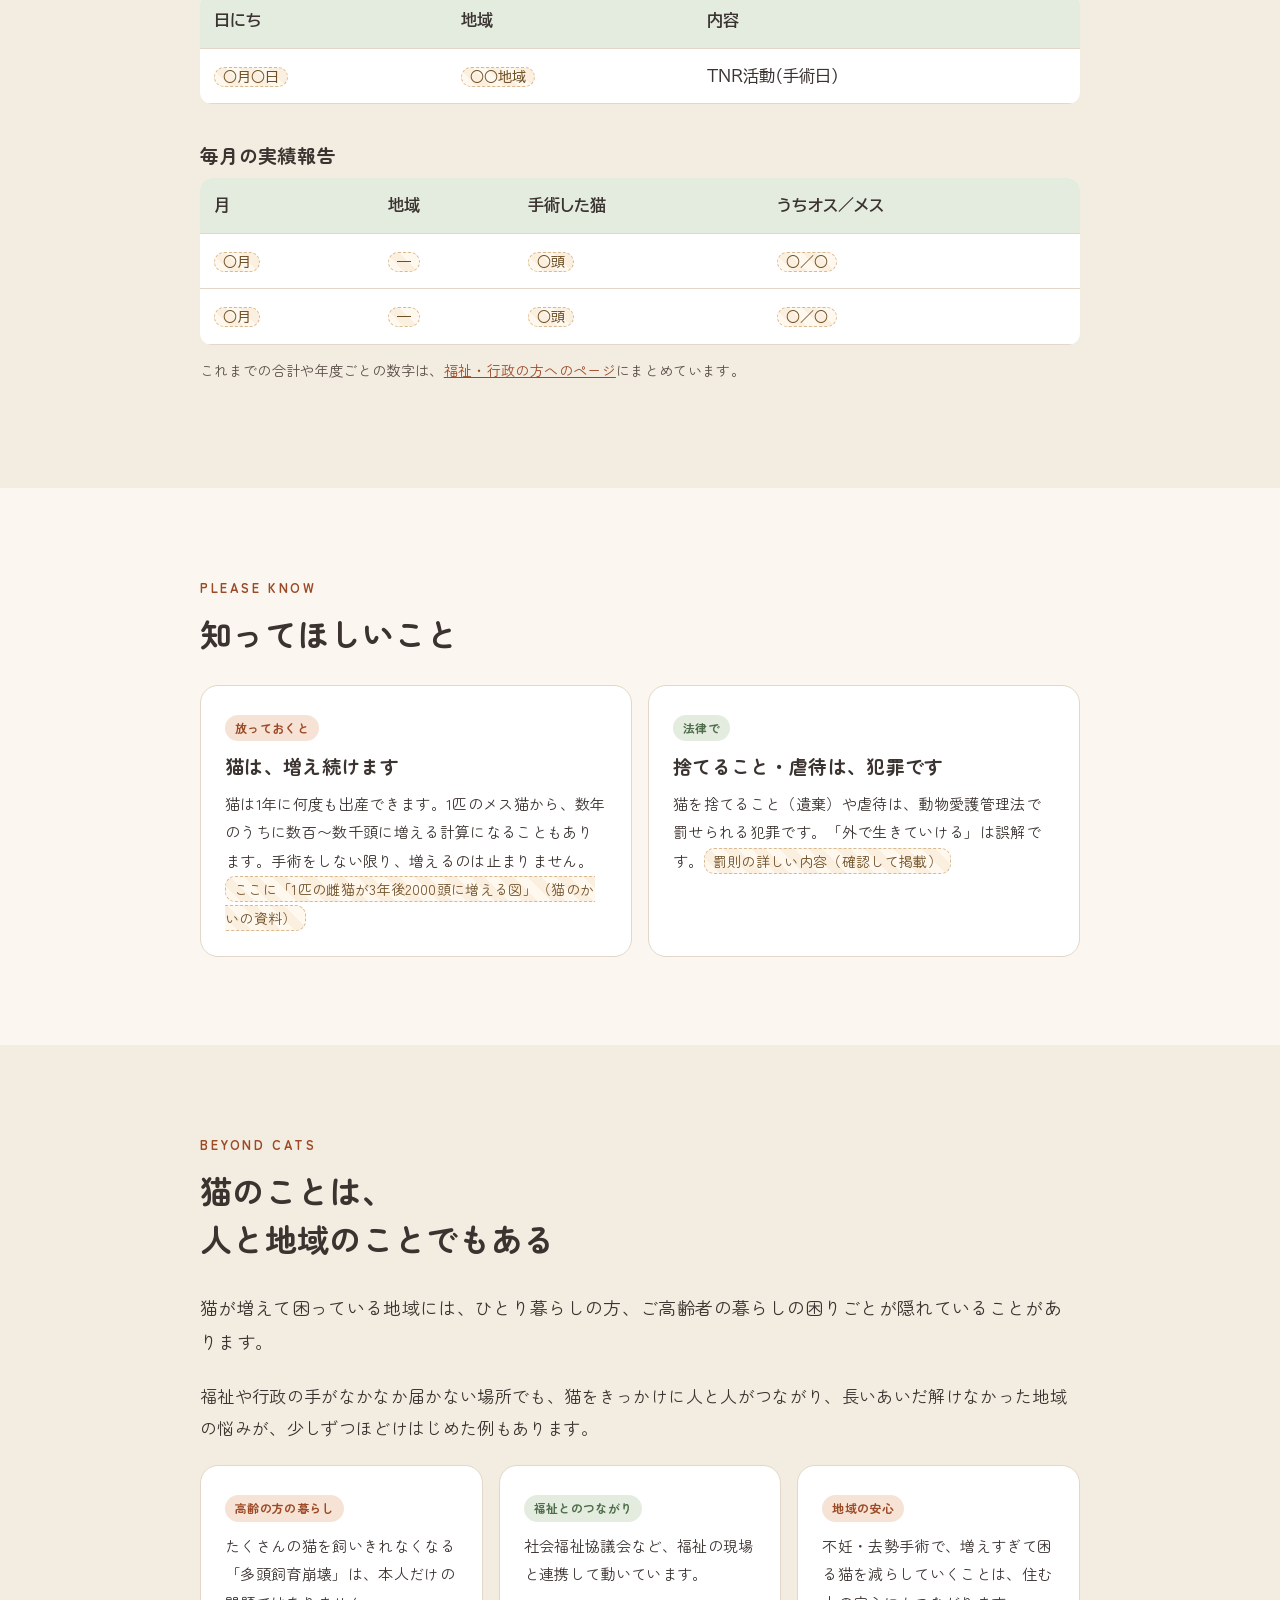
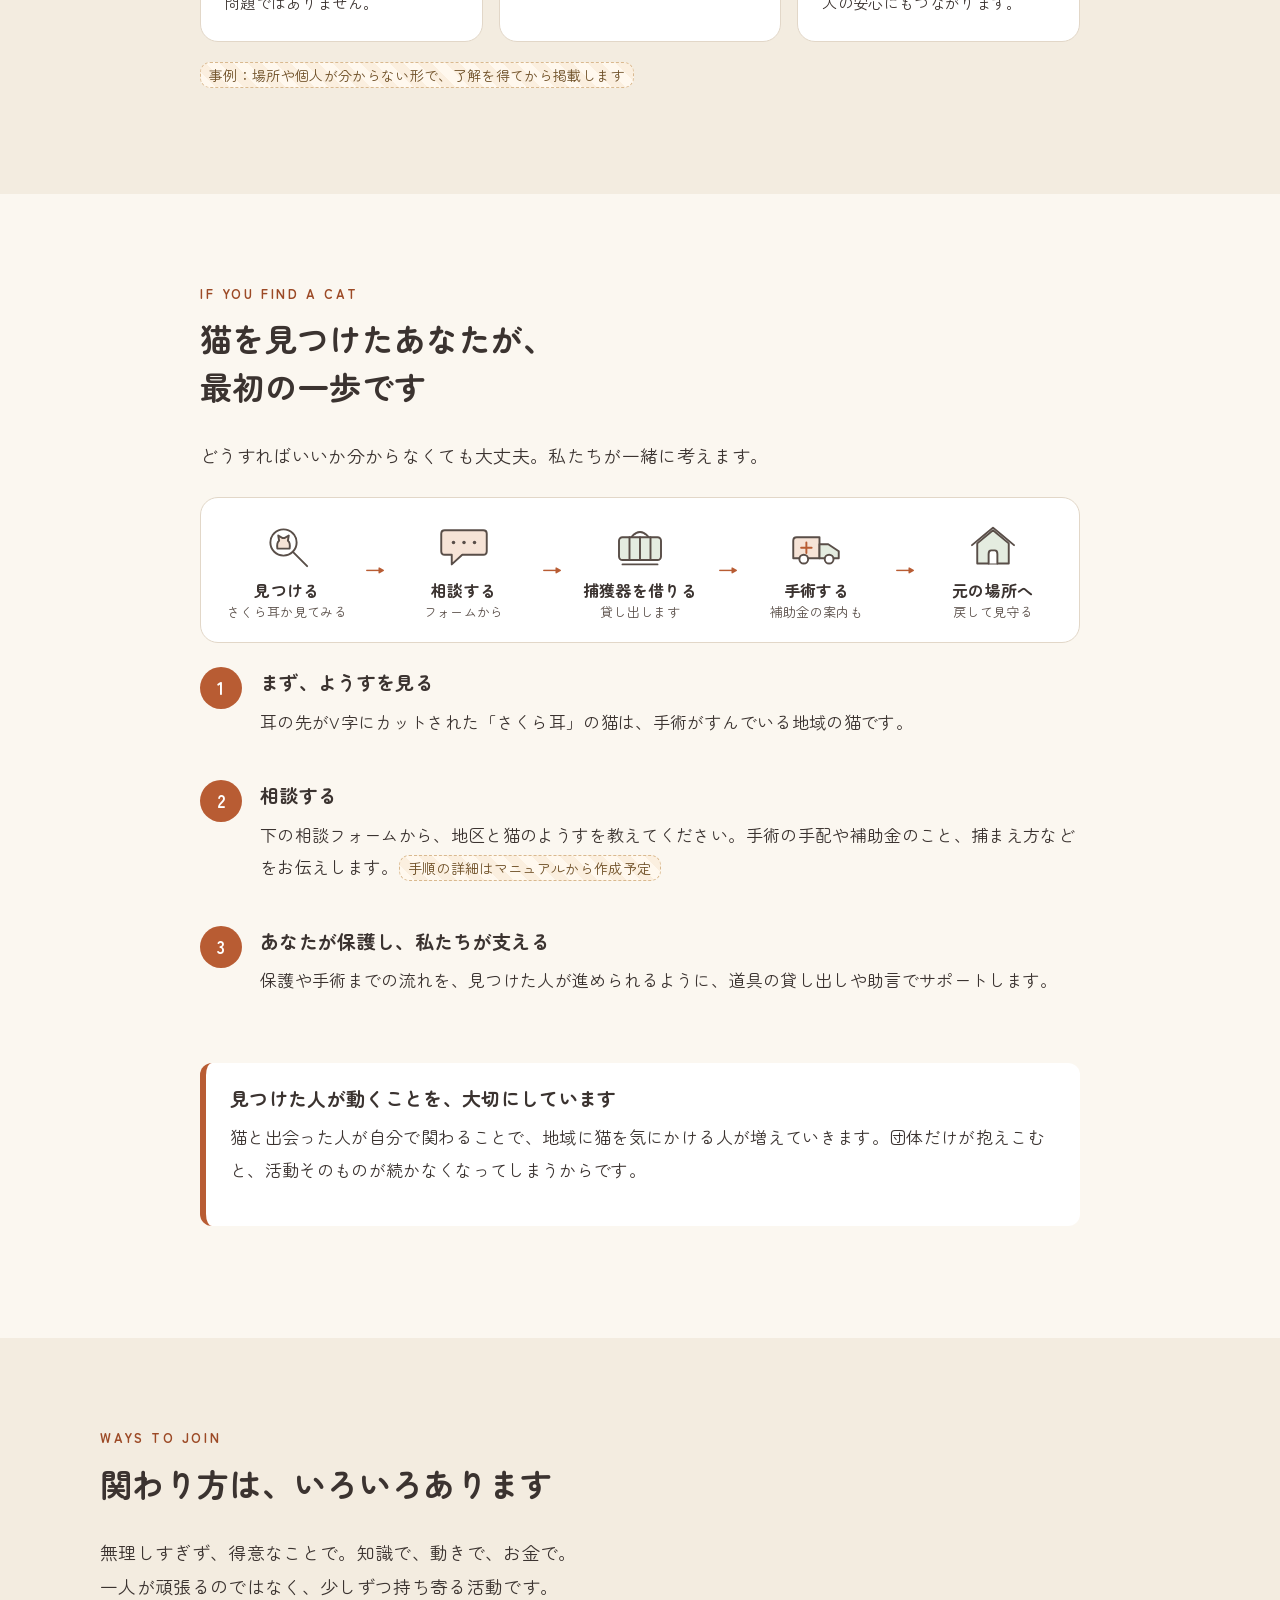
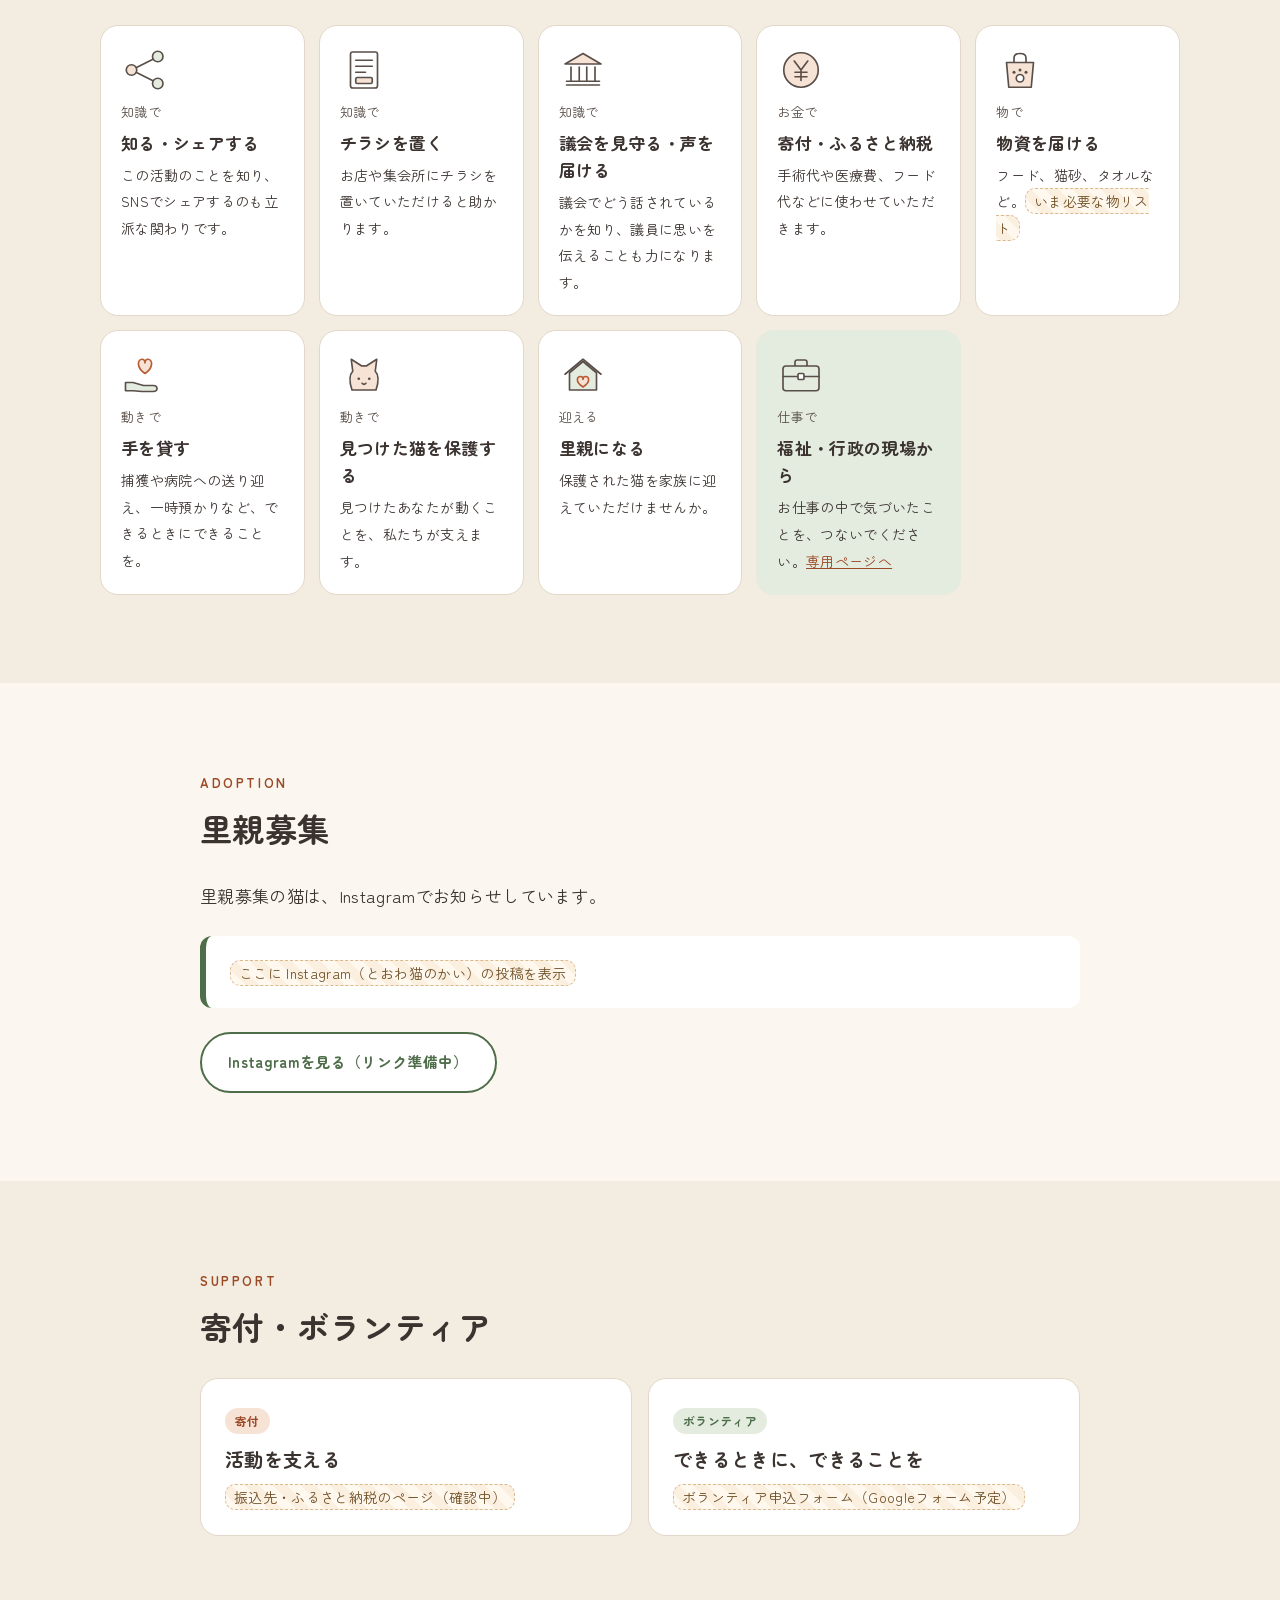
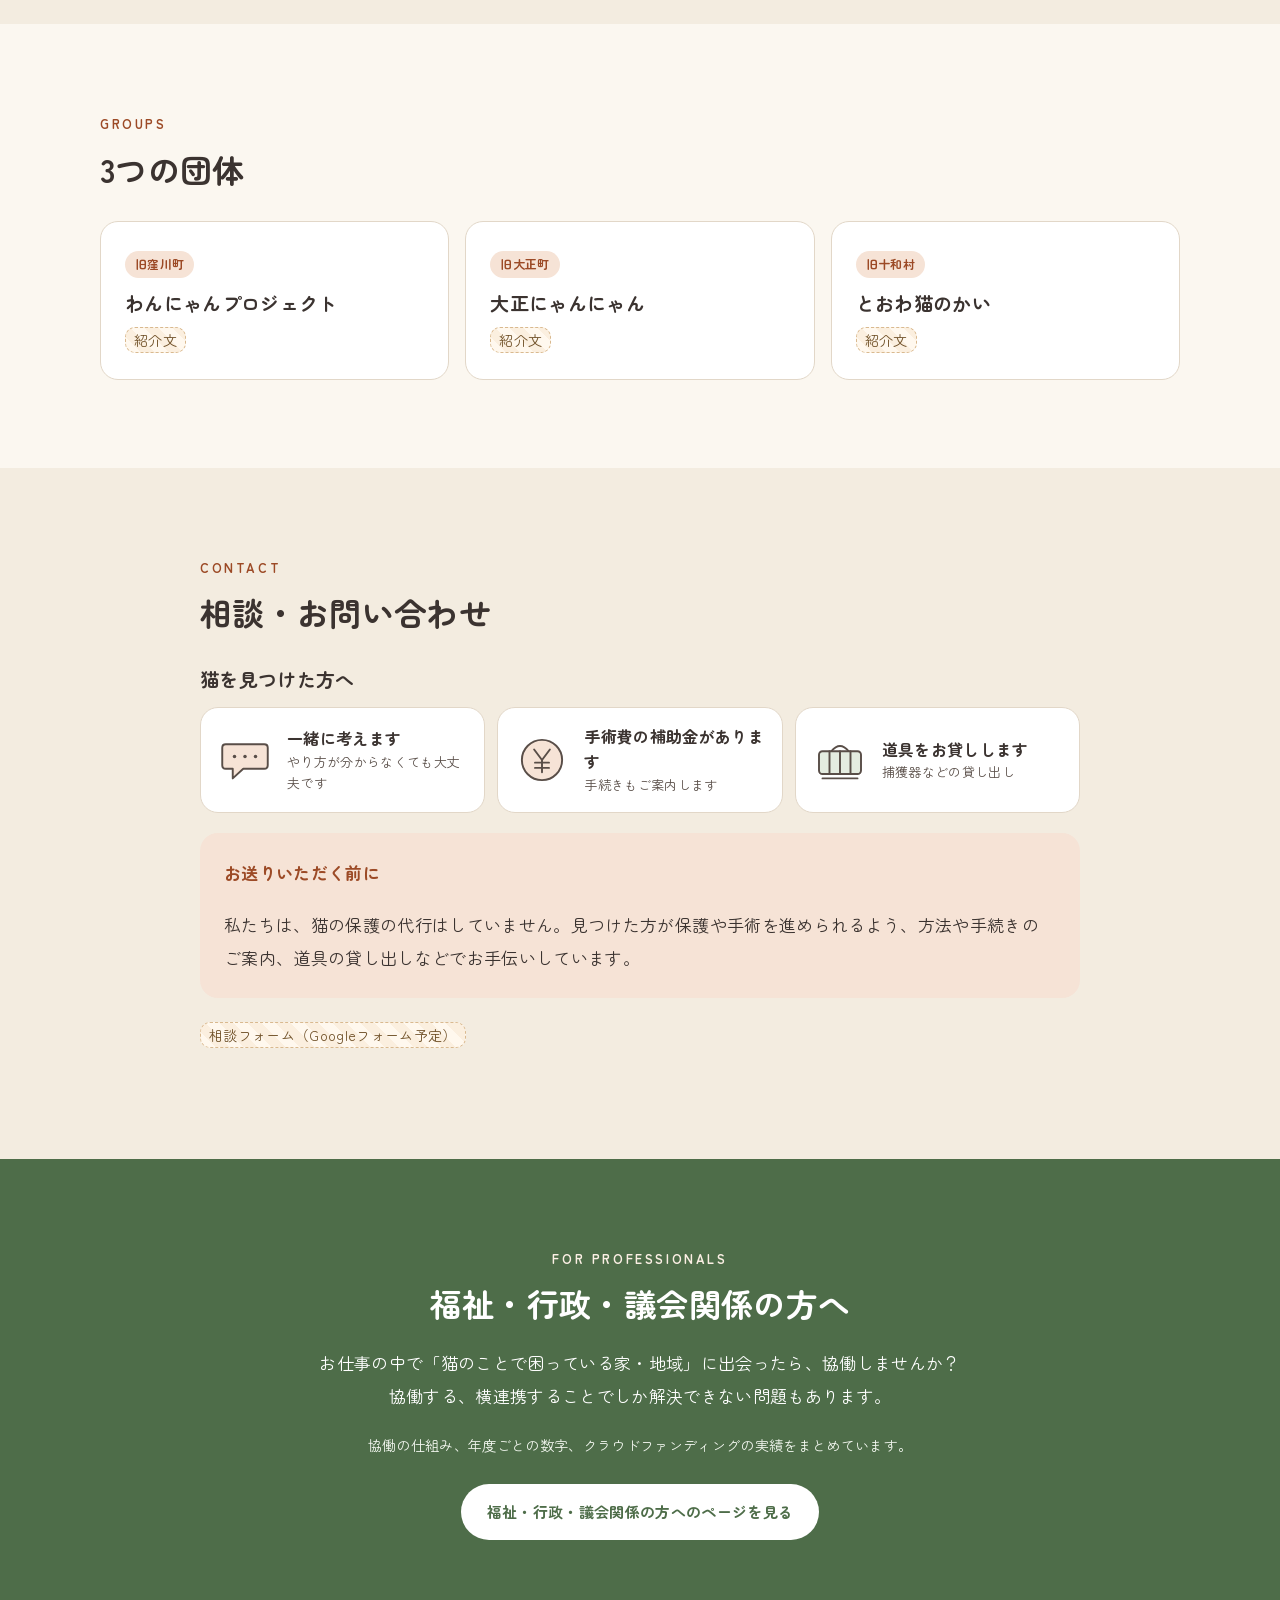
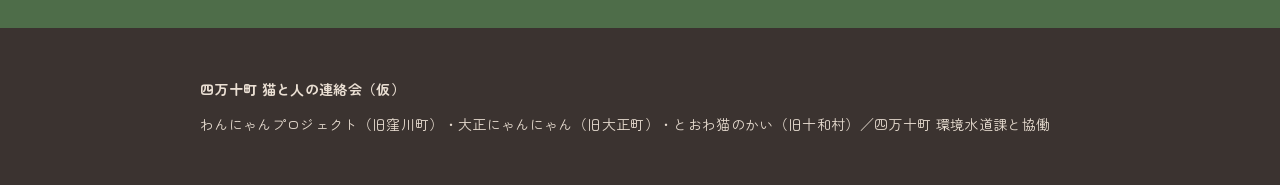
<file: hn-shimanto-4k7w/index.html>
<!doctype html>
<html lang="ja">
<head>
<meta charset="utf-8">
<meta name="viewport" content="width=device-width, initial-scale=1">
<meta name="robots" content="noindex, nofollow">
<title>四万十町 猫と人の連絡会（仮）｜テスト版</title>
<link rel="preconnect" href="https://fonts.googleapis.com">
<link rel="preconnect" href="https://fonts.gstatic.com" crossorigin>
<link href="https://fonts.googleapis.com/css2?family=Zen+Maru+Gothic:wght@400;500;700&family=BIZ+UDPGothic:wght@400;700&display=swap" rel="stylesheet">
<link rel="stylesheet" href="style.css?v=2">
</head>
<body>

<svg width="0" height="0" style="position:absolute" aria-hidden="true" focusable="false"><defs>
  <symbol id="i-cat" viewBox="0 0 64 64"><path class="ln fa" d="M16 52 Q10 34 17 27 L15 11 L29 20 Q32 19.5 35 20 L49 11 L47 27 Q54 34 48 52 Z"/><circle class="dot" cx="25" cy="37" r="1.8"/><circle class="dot" cx="39" cy="37" r="1.8"/><path class="ln" d="M29.5 43 Q32 46 34.5 43"/></symbol>
  <symbol id="i-trap" viewBox="0 0 64 64"><path class="ln" d="M22 22 Q32 10 42 22"/><rect class="ln fg" x="8" y="22" width="48" height="26" rx="4"/><path class="ln" d="M20 22 V48 M32 22 V48 M44 22 V48 M12 53 H52"/></symbol>
  <symbol id="i-van" viewBox="0 0 64 64"><path class="ln fa" d="M6 46 V26 Q6 22 10 22 H36 V46 Z"/><path class="ln fg" d="M36 30 H46 L58 38 V46 H36 Z"/><path class="ln sa" d="M21 28 V40 M15 34 H27"/><circle class="ln fw" cx="18" cy="47" r="5"/><circle class="ln fw" cx="47" cy="47" r="5"/></symbol>
  <symbol id="i-sakura" viewBox="0 0 64 64"><path class="ln fa" d="M16 52 Q10 34 17 27 L15 11 L29 20 Q32 19.5 35 20 L43 14 L45 21 L50 14 L47 27 Q54 34 48 52 Z"/><circle class="dot" cx="25" cy="37" r="1.8"/><circle class="dot" cx="39" cy="37" r="1.8"/><path class="ln" d="M29.5 43 Q32 46 34.5 43"/><circle class="ln fw sa" cx="55" cy="9" r="4"/></symbol>
  <symbol id="i-home" viewBox="0 0 64 64"><path class="ln fg" d="M14 29 V52 H50 V29 L32 14 Z"/><path class="ln" d="M8 31 L32 11 L56 31"/><path class="ln fw" d="M27 52 V41 Q27 37 30 37 H34 Q37 37 37 41 V52"/></symbol>
  <symbol id="i-home-heart" viewBox="0 0 64 64"><path class="ln fg" d="M14 29 V52 H50 V29 L32 14 Z"/><path class="ln" d="M8 31 L32 11 L56 31"/><path class="ln fa sa" d="M32 48 C21 41 24 34 29 34 Q32 34 32 38 Q32 34 35 34 C40 34 43 41 32 48 Z"/></symbol>
  <symbol id="i-eye" viewBox="0 0 64 64"><circle class="ln fw" cx="28" cy="28" r="15"/><path class="ln" d="M39 39 L55 55"/><path class="ln fa" d="M21 35 Q20 28 23 26 L22 20 L27 23 Q28 22.7 29 23 L34 20 L33 26 Q36 28 35 35 Z"/></symbol>
  <symbol id="i-chat" viewBox="0 0 64 64"><path class="ln fa" d="M10 14 H54 Q58 14 58 18 V38 Q58 42 54 42 H30 L18 53 V42 H10 Q6 42 6 38 V18 Q6 14 10 14 Z"/><circle class="dot" cx="20" cy="28" r="2"/><circle class="dot" cx="32" cy="28" r="2"/><circle class="dot" cx="44" cy="28" r="2"/></symbol>
  <symbol id="i-coin" viewBox="0 0 64 64"><circle class="ln fa" cx="32" cy="32" r="23"/><path class="ln" d="M23 20 L32 32 L41 20 M32 32 V46 M24 35 H40 M24 41 H40"/></symbol>
  <symbol id="i-share" viewBox="0 0 64 64"><path class="ln" d="M18 30 L44 17 M18 34 L44 47"/><circle class="ln fa" cx="14" cy="32" r="7"/><circle class="ln fg" cx="49" cy="14" r="7"/><circle class="ln fg" cx="49" cy="50" r="7"/></symbol>
  <symbol id="i-flyer" viewBox="0 0 64 64"><rect class="ln fw" x="14" y="8" width="36" height="48" rx="3"/><path class="ln" d="M21 19 H43 M21 27 H43 M21 35 H34"/><rect class="ln fa" x="21" y="42" width="22" height="8" rx="2"/></symbol>
  <symbol id="i-hall" viewBox="0 0 64 64"><path class="ln fa" d="M8 24 L32 10 L56 24 Z"/><path class="ln" d="M16 28 V47 M27 28 V47 M37 28 V47 M48 28 V47 M10 52 H54 M10 47 H54"/></symbol>
  <symbol id="i-bag" viewBox="0 0 64 64"><path class="ln" d="M24 22 V16 Q24 10 32 10 Q40 10 40 16 V22"/><path class="ln fa" d="M14 22 H50 L47 55 H17 Z"/><circle class="ln fw" cx="32" cy="43" r="5"/><circle class="dot" cx="24" cy="35" r="2"/><circle class="dot" cx="32" cy="32" r="2"/><circle class="dot" cx="40" cy="35" r="2"/></symbol>
  <symbol id="i-hands" viewBox="0 0 64 64"><path class="ln fa sa" d="M32 30 C20 22 22 11 28 11 Q32 11 32 16 Q32 11 36 11 C42 11 44 22 32 30 Z"/><path class="ln fg" d="M6 42 H16 L30 46 H43 Q48 46 48 50 Q48 54 43 54 H28 L16 53 H6 Z"/></symbol>
  <symbol id="i-brief" viewBox="0 0 64 64"><path class="ln" d="M24 20 V15 Q24 12 27 12 H37 Q40 12 40 15 V20"/><rect class="ln fg" x="8" y="20" width="48" height="33" rx="4"/><path class="ln" d="M8 34 H56"/><rect class="ln fw" x="28" y="30" width="8" height="8" rx="1.5"/></symbol>
</defs></svg>

<div class="test-band">テスト版です（意見をいただくための見本）。名前・文章・数字は仮のものを含みます。</div>

<header class="site-header">
  <div class="inner">
    <a class="logo" href="#top">四万十町 猫と人の連絡会（仮）<small>わんにゃんプロジェクト・大正にゃんにゃん・とおわ猫のかい × 四万十町</small></a>
    <nav class="nav">
      <a href="#about">はじめに</a>
      <a href="#tnr">TNR活動</a>
      <a href="#found">猫を見つけたら</a>
      <a href="#ways">関わり方</a>
      <a href="#adopt">里親募集</a>
      <a href="#groups">3つの団体</a>
      <a href="#contact">相談</a>
    </nav>
    <a class="pro-btn" href="gyosei.html">福祉・行政・議会関係の方へ</a>
  </div>
</header>

<!-- 1. ファーストビュー -->
<section class="hero" id="top">
  <svg class="cat" viewBox="0 0 120 100" aria-hidden="true">
    <path d="M20 90 Q18 50 30 38 L24 10 L46 30 Q60 26 74 30 L96 10 L90 38 Q102 50 100 90 Z" fill="#c8693f" opacity=".9"/>
    <circle cx="46" cy="58" r="4" fill="#fbf7f0"/><circle cx="74" cy="58" r="4" fill="#fbf7f0"/>
    <path d="M56 70 Q60 74 64 70" stroke="#fbf7f0" stroke-width="3" fill="none" stroke-linecap="round"/>
    <path d="M90 14 L96 10 L94 18 Z" fill="#fbf7f0"/>
  </svg>
  <h1>猫と人が<br>穏やかに過ごせるまちへ</h1>
  <p>四万十町では、旧3町村それぞれの保護猫団体と町が手を組んで活動しています。<br>猫についての課題解決をきっかけに、多様化した人と地域のつながり作りにも寄与したいと考えています。</p>
  <div class="btn-row">
    <a class="btn primary" href="#ways">関わり方を見る</a>
    <a class="btn ghost" href="#found">猫を見つけたら</a>
  </div>
</section>

<!-- 2. はじめに：合併の背景と協働 -->
<section id="about">
  <div class="wrap">
    <p class="eyebrow">ABOUT</p>
    <h2>3つの旧町村の団体と、町がいっしょに</h2>
    <p class="lead">四万十町は、およそ20年前に旧窪川町・旧大正町・旧十和村が合併してできた町です。</p>
    <p>それぞれの地域には、それぞれの保護猫の団体がありました。いまは3つの団体が助け合い、町の環境水道課と協働して、不妊・去勢手術をはじめとする活動を続けています。</p>

    <figure class="figure">
      <svg class="map" viewBox="0 0 600 250" role="img" aria-label="旧窪川町・旧大正町・旧十和村の3つの地域を、四万十町がひとつにまとめているイメージ図">
        <rect x="4" y="22" width="592" height="224" rx="34" fill="none" stroke="#4e6d49" stroke-width="2" stroke-dasharray="7 7"/>
        <rect x="236" y="6" width="128" height="32" rx="16" fill="#fbf7f0"/>
        <text class="map-town" x="300" y="29">四万十町</text>
        <g transform="translate(0,26)">
          <path class="ln fa" d="M20 80 Q30 30 100 28 Q170 24 190 70 Q200 130 150 190 Q90 215 40 180 Q10 140 20 80 Z"/>
          <path class="ln fg" d="M210 60 Q250 20 300 30 Q360 40 380 90 Q390 150 340 195 Q280 215 230 185 Q195 130 210 60 Z"/>
          <path class="ln fa" d="M400 70 Q440 25 500 30 Q565 35 580 90 Q590 150 545 190 Q480 215 430 190 Q395 140 400 70 Z"/>
          <use href="#i-cat" x="75" y="62" width="64" height="64"/>
          <use href="#i-cat" x="263" y="62" width="64" height="64"/>
          <use href="#i-cat" x="458" y="62" width="64" height="64"/>
          <text class="map-label" x="107" y="158">旧窪川町</text>
          <text class="map-label" x="295" y="158">旧大正町</text>
          <text class="map-label" x="490" y="158">旧十和村</text>
        </g>
      </svg>
      <figcaption>3つの地域がひとつの町になったイメージ図です（実際の地図ではありません）</figcaption>
    </figure>
    <div class="map3">
      <div class="area"><div class="old">旧窪川町</div><div class="name">わんにゃんプロジェクト</div></div>
      <div class="area"><div class="old">旧大正町</div><div class="name">大正にゃんにゃん</div></div>
      <div class="area"><div class="old">旧十和村</div><div class="name">とおわ猫のかい</div></div>
    </div>
    <div class="joint">＋</div>
    <div class="town">四万十町 環境水道課</div>

    <p class="note" style="margin-top:20px">町内には動物病院がありません。不妊・去勢手術は、<a href="https://24-84.com/" target="_blank" rel="noopener">にじのはしスペイクリニック</a>の移動式手術などの協力を得て行っています。</p>
  </div>
</section>

<!-- 2.2 全国からの応援 -->
<section id="support-all" style="padding-top:0">
  <div class="wrap">
    <p class="eyebrow">THANK YOU</p>
    <h2>全国から、応援が届いています</h2>
    <p class="lead">2025年、四万十町が行ったふるさと納税のクラウドファンディングに、全国の<strong>1,519人</strong>の方から、あわせて<strong>約2,229万円</strong>のご寄付をいただきました。</p>
    <div class="cards">
      <div class="card"><span class="tag">ふるさとチョイス</span><h3>6,666,000円</h3><p>453人から（目標400万円・2025年7月11日〜10月8日）<br><a href="https://www.furusato-tax.jp/gcf/4117" target="_blank" rel="noopener">プロジェクトページ</a></p></div>
      <div class="card"><span class="tag">ふるなび</span><h3>15,621,500円</h3><p>1,066人から（目標100万円）<br><a href="https://fcf.furunavi.jp/Project/Detail?projectid=877" target="_blank" rel="noopener">プロジェクトページ</a></p></div>
      <div class="card"><span class="tag green">四万十町通信</span><h3>2025年7月号 特集</h3><p>「野良猫」から「地域猫」へ。<br><a href="https://www.town.shimanto.lg.jp/dl/dtl.php?k=3&amp;i=207" target="_blank" rel="noopener">町のページで読む</a></p></div>
    </div>
    <p style="margin-top:20px">いただいたご寄付は、町内で飼い主のいない猫を見守る団体への、不妊・去勢手術費の補助（メス1匹上限15,000円、オス1匹上限10,000円）に使われています。町の担当課と団体が一緒に取り組んできたことが、全国の方に届いた結果だと受け止めています。</p>
    <p class="note">金額・人数は各プロジェクトページの表示（2026年10月時点）より。</p>
  </div>
</section>

<!-- 2.5 TNR活動（骨子） -->
<section class="alt" id="tnr">
  <div class="wrap">
    <p class="eyebrow">TNR</p>
    <h2>毎月、町のどこかで<br>TNR活動をしています</h2>
    <div class="flowfig" role="img" aria-label="TNRの流れ：捕まえる、手術する、さくら耳になる、元の場所へ戻す">
      <div class="fstep"><svg class="ico"><use href="#i-trap"/></svg><div class="t"><b>① 捕まえる</b><span>捕獲器で</span></div></div>
      <div class="farrow" aria-hidden="true">→</div>
      <div class="fstep"><svg class="ico"><use href="#i-van"/></svg><div class="t"><b>② 手術する</b><span>移動式手術車などで</span></div></div>
      <div class="farrow" aria-hidden="true">→</div>
      <div class="fstep"><svg class="ico"><use href="#i-sakura"/></svg><div class="t"><b>③ さくら耳に</b><span>手術ずみのしるし</span></div></div>
      <div class="farrow" aria-hidden="true">→</div>
      <div class="fstep"><svg class="ico"><use href="#i-home"/></svg><div class="t"><b>④ 元の場所へ</b><span>地域で見守ります</span></div></div>
    </div>
    <ul class="three">
      <li>TNR（ティーエヌアール）は、飼い主のいない猫を<strong>捕まえ（Trap）</strong>、<strong>不妊・去勢手術をして（Neuter）</strong>、<strong>もとの場所に戻す（Return）</strong>活動です。</li>
      <li>手術がすんだ猫は、耳の先がV字の「さくら耳」になります。その猫の一代かぎり、地域で見守ります。</li>
      <li>窪川・大正・十和の3つの地域のどこかで、ほぼ毎月行っています。</li>
    </ul>

    <h3 style="margin-top:36px">次回の予定</h3>
    <table>
      <tr><th>日にち</th><th>地域</th><th>内容</th></tr>
      <tr><td><span class="placeholder">○月○日</span></td><td><span class="placeholder">○○地域</span></td><td>TNR活動（手術日）</td></tr>
    </table>

    <h3 style="margin-top:36px">毎月の実績報告</h3>
    <table>
      <tr><th>月</th><th>地域</th><th>手術した猫</th><th>うちオス／メス</th></tr>
      <tr><td><span class="placeholder">○月</span></td><td><span class="placeholder">—</span></td><td><span class="placeholder">○頭</span></td><td><span class="placeholder">○／○</span></td></tr>
      <tr><td><span class="placeholder">○月</span></td><td><span class="placeholder">—</span></td><td><span class="placeholder">○頭</span></td><td><span class="placeholder">○／○</span></td></tr>
    </table>
    <p class="note" style="margin-top:12px">これまでの合計や年度ごとの数字は、<a href="gyosei.html">福祉・行政の方へのページ</a>にまとめています。</p>
  </div>
</section>

<!-- 2.6 知ってほしいこと -->
<section id="know">
  <div class="wrap">
    <p class="eyebrow">PLEASE KNOW</p>
    <h2>知ってほしいこと</h2>
    <div class="cards">
      <div class="card">
        <span class="tag">放っておくと</span>
        <h3>猫は、増え続けます</h3>
        <p>猫は1年に何度も出産できます。1匹のメス猫から、数年のうちに数百〜数千頭に増える計算になることもあります。手術をしない限り、増えるのは止まりません。<span class="placeholder">ここに「1匹の雌猫が3年後2000頭に増える図」（猫のかいの資料）</span></p>
      </div>
      <div class="card">
        <span class="tag green">法律で</span>
        <h3>捨てること・虐待は、犯罪です</h3>
        <p>猫を捨てること（遺棄）や虐待は、動物愛護管理法で罰せられる犯罪です。「外で生きていける」は誤解です。<span class="placeholder">罰則の詳しい内容（確認して掲載）</span></p>
      </div>
    </div>
  </div>
</section>

<!-- 3. 猫をきっかけに、人とまちへ -->
<section class="alt" id="beyond" style="background:var(--bg-alt)">
  <div class="wrap">
    <p class="eyebrow">BEYOND CATS</p>
    <h2>猫のことは、<br>人と地域のことでもある</h2>
    <p class="lead">猫が増えて困っている地域には、ひとり暮らしの方、ご高齢者の暮らしの困りごとが隠れていることがあります。</p>
    <p>福祉や行政の手がなかなか届かない場所でも、猫をきっかけに人と人がつながり、長いあいだ解けなかった地域の悩みが、少しずつほどけはじめた例もあります。</p>
    <div class="cards">
      <div class="card"><span class="tag">高齢の方の暮らし</span><p>たくさんの猫を飼いきれなくなる「多頭飼育崩壊」は、本人だけの問題ではありません。</p></div>
      <div class="card"><span class="tag green">福祉とのつながり</span><p>社会福祉協議会など、福祉の現場と連携して動いています。</p></div>
      <div class="card"><span class="tag">地域の安心</span><p>不妊・去勢手術で、増えすぎて困る猫を減らしていくことは、住む人の安心にもつながります。</p></div>
    </div>
    <p class="note" style="margin-top:20px"><span class="placeholder">事例：場所や個人が分からない形で、了解を得てから掲載します</span></p>
  </div>
</section>

<!-- 4. 猫を見つけたら -->
<section id="found">
  <div class="wrap">
    <p class="eyebrow">IF YOU FIND A CAT</p>
    <h2>猫を見つけたあなたが、<br>最初の一歩です</h2>
    <p class="lead">どうすればいいか分からなくても大丈夫。私たちが一緒に考えます。</p>
    <div class="flowfig" role="img" aria-label="見つけてから戻すまでの手順：見つける、相談する、捕獲器を借りる、手術する、元の場所へ戻す">
      <div class="fstep"><svg class="ico"><use href="#i-eye"/></svg><div class="t"><b>見つける</b><span>さくら耳か見てみる</span></div></div>
      <div class="farrow" aria-hidden="true">→</div>
      <div class="fstep"><svg class="ico"><use href="#i-chat"/></svg><div class="t"><b>相談する</b><span>フォームから</span></div></div>
      <div class="farrow" aria-hidden="true">→</div>
      <div class="fstep"><svg class="ico"><use href="#i-trap"/></svg><div class="t"><b>捕獲器を借りる</b><span>貸し出します</span></div></div>
      <div class="farrow" aria-hidden="true">→</div>
      <div class="fstep"><svg class="ico"><use href="#i-van"/></svg><div class="t"><b>手術する</b><span>補助金の案内も</span></div></div>
      <div class="farrow" aria-hidden="true">→</div>
      <div class="fstep"><svg class="ico"><use href="#i-home"/></svg><div class="t"><b>元の場所へ</b><span>戻して見守る</span></div></div>
    </div>
    <ol class="steps">
      <li><h3>まず、ようすを見る</h3><p>耳の先がV字にカットされた「さくら耳」の猫は、手術がすんでいる地域の猫です。</p></li>
      <li><h3>相談する</h3><p>下の相談フォームから、地区と猫のようすを教えてください。手術の手配や補助金のこと、捕まえ方などをお伝えします。<span class="placeholder">手順の詳細はマニュアルから作成予定</span></p></li>
      <li><h3>あなたが保護し、私たちが支える</h3><p>保護や手術までの流れを、見つけた人が進められるように、道具の貸し出しや助言でサポートします。</p></li>
    </ol>
    <div class="callout">
      <h3>見つけた人が動くことを、大切にしています</h3>
      <p>猫と出会った人が自分で関わることで、地域に猫を気にかける人が増えていきます。団体だけが抱えこむと、活動そのものが続かなくなってしまうからです。</p>
    </div>
  </div>
</section>

<!-- 5. 関わり方いろいろ -->
<section class="alt" id="ways">
  <div class="wide">
    <p class="eyebrow">WAYS TO JOIN</p>
    <h2>関わり方は、いろいろあります</h2>
    <p class="lead">無理しすぎず、得意なことで。知識で、動きで、お金で。<br>一人が頑張るのではなく、少しずつ持ち寄る活動です。</p>
    <div class="ways">
      <div class="way"><svg class="ico" aria-hidden="true"><use href="#i-share"/></svg><div class="lv">知識で</div><h3>知る・シェアする</h3><p>この活動のことを知り、SNSでシェアするのも立派な関わりです。</p></div>
      <div class="way"><svg class="ico" aria-hidden="true"><use href="#i-flyer"/></svg><div class="lv">知識で</div><h3>チラシを置く</h3><p>お店や集会所にチラシを置いていただけると助かります。</p></div>
      <div class="way"><svg class="ico" aria-hidden="true"><use href="#i-hall"/></svg><div class="lv">知識で</div><h3>議会を見守る・声を届ける</h3><p>議会でどう話されているかを知り、議員に思いを伝えることも力になります。</p></div>
      <div class="way"><svg class="ico" aria-hidden="true"><use href="#i-coin"/></svg><div class="lv">お金で</div><h3>寄付・ふるさと納税</h3><p>手術代や医療費、フード代などに使わせていただきます。</p></div>
      <div class="way"><svg class="ico" aria-hidden="true"><use href="#i-bag"/></svg><div class="lv">物で</div><h3>物資を届ける</h3><p>フード、猫砂、タオルなど。<span class="placeholder">いま必要な物リスト</span></p></div>
      <div class="way"><svg class="ico" aria-hidden="true"><use href="#i-hands"/></svg><div class="lv">動きで</div><h3>手を貸す</h3><p>捕獲や病院への送り迎え、一時預かりなど、できるときにできることを。</p></div>
      <div class="way"><svg class="ico" aria-hidden="true"><use href="#i-cat"/></svg><div class="lv">動きで</div><h3>見つけた猫を保護する</h3><p>見つけたあなたが動くことを、私たちが支えます。</p></div>
      <div class="way"><svg class="ico" aria-hidden="true"><use href="#i-home-heart"/></svg><div class="lv">迎える</div><h3>里親になる</h3><p>保護された猫を家族に迎えていただけませんか。</p></div>
      <div class="way pro"><svg class="ico" aria-hidden="true"><use href="#i-brief"/></svg><div class="lv">仕事で</div><h3>福祉・行政の現場から</h3><p>お仕事の中で気づいたことを、つないでください。<a href="gyosei.html">専用ページへ</a></p></div>
    </div>
  </div>
</section>

<!-- 6. 里親募集 -->
<section id="adopt">
  <div class="wrap">
    <p class="eyebrow">ADOPTION</p>
    <h2>里親募集</h2>
    <p>里親募集の猫は、Instagramでお知らせしています。</p>
    <div class="callout green">
      <p style="margin:0"><span class="placeholder">ここに Instagram（とおわ猫のかい）の投稿を表示</span></p>
    </div>
    <div class="btn-row" style="justify-content:flex-start"><a class="btn ghost" href="#">Instagramを見る（リンク準備中）</a></div>
  </div>
</section>

<!-- 7. 寄付・ボランティア -->
<section class="alt" id="support">
  <div class="wrap">
    <p class="eyebrow">SUPPORT</p>
    <h2>寄付・ボランティア</h2>
    <div class="cards">
      <div class="card"><span class="tag">寄付</span><h3>活動を支える</h3><p><span class="placeholder">振込先・ふるさと納税のページ（確認中）</span></p></div>
      <div class="card"><span class="tag green">ボランティア</span><h3>できるときに、できることを</h3><p><span class="placeholder">ボランティア申込フォーム（Googleフォーム予定）</span></p></div>
    </div>
  </div>
</section>

<!-- 8. 3つの団体 -->
<section id="groups">
  <div class="wide">
    <p class="eyebrow">GROUPS</p>
    <h2>3つの団体</h2>
    <div class="cards">
      <div class="card"><span class="tag">旧窪川町</span><h3>わんにゃんプロジェクト</h3><p><span class="placeholder">紹介文</span></p></div>
      <div class="card"><span class="tag">旧大正町</span><h3>大正にゃんにゃん</h3><p><span class="placeholder">紹介文</span></p></div>
      <div class="card"><span class="tag">旧十和村</span><h3>とおわ猫のかい</h3><p><span class="placeholder">紹介文</span></p></div>
    </div>
  </div>
</section>

<!-- 9. 相談 -->
<section class="alt" id="contact">
  <div class="wrap">
    <p class="eyebrow">CONTACT</p>
    <h2>相談・お問い合わせ</h2>
    <div class="relief">
      <h3>猫を見つけた方へ</h3>
      <div class="relief-list">
        <div class="relief-item"><svg class="ico" aria-hidden="true"><use href="#i-chat"/></svg><div><b>一緒に考えます</b><span>やり方が分からなくても大丈夫です</span></div></div>
        <div class="relief-item"><svg class="ico" aria-hidden="true"><use href="#i-coin"/></svg><div><b>手術費の補助金があります</b><span>手続きもご案内します</span></div></div>
        <div class="relief-item"><svg class="ico" aria-hidden="true"><use href="#i-trap"/></svg><div><b>道具をお貸しします</b><span>捕獲器などの貸し出し</span></div></div>
      </div>
    </div>
    <div class="before-form">
      <p><strong>お送りいただく前に</strong></p>
      <p style="margin:0">私たちは、猫の保護の代行はしていません。見つけた方が保護や手術を進められるよう、方法や手続きのご案内、道具の貸し出しなどでお手伝いしています。</p>
    </div>
    <p><span class="placeholder">相談フォーム（Googleフォーム予定）</span></p>
  </div>
</section>

<!-- 10. 福祉・行政・議会関係の方へ -->
<section class="pro-band" id="pro">
  <div class="wrap">
    <p class="eyebrow">FOR PROFESSIONALS</p>
    <h2>福祉・行政・議会関係の方へ</h2>
    <p>お仕事の中で「猫のことで困っている家・地域」に出会ったら、協働しませんか？<br>協働する、横連携することでしか解決できない問題もあります。</p>
    <p class="note">協働の仕組み、年度ごとの数字、クラウドファンディングの実績をまとめています。</p>
    <a class="btn" href="gyosei.html">福祉・行政・議会関係の方へのページを見る</a>
  </div>
</section>

<footer>
  <div class="wrap">
    <strong>四万十町 猫と人の連絡会（仮）</strong>
    <span>わんにゃんプロジェクト（旧窪川町）・大正にゃんにゃん（旧大正町）・とおわ猫のかい（旧十和村）／四万十町 環境水道課と協働</span>
  </div>
</footer>

</body>
</html>
</file>
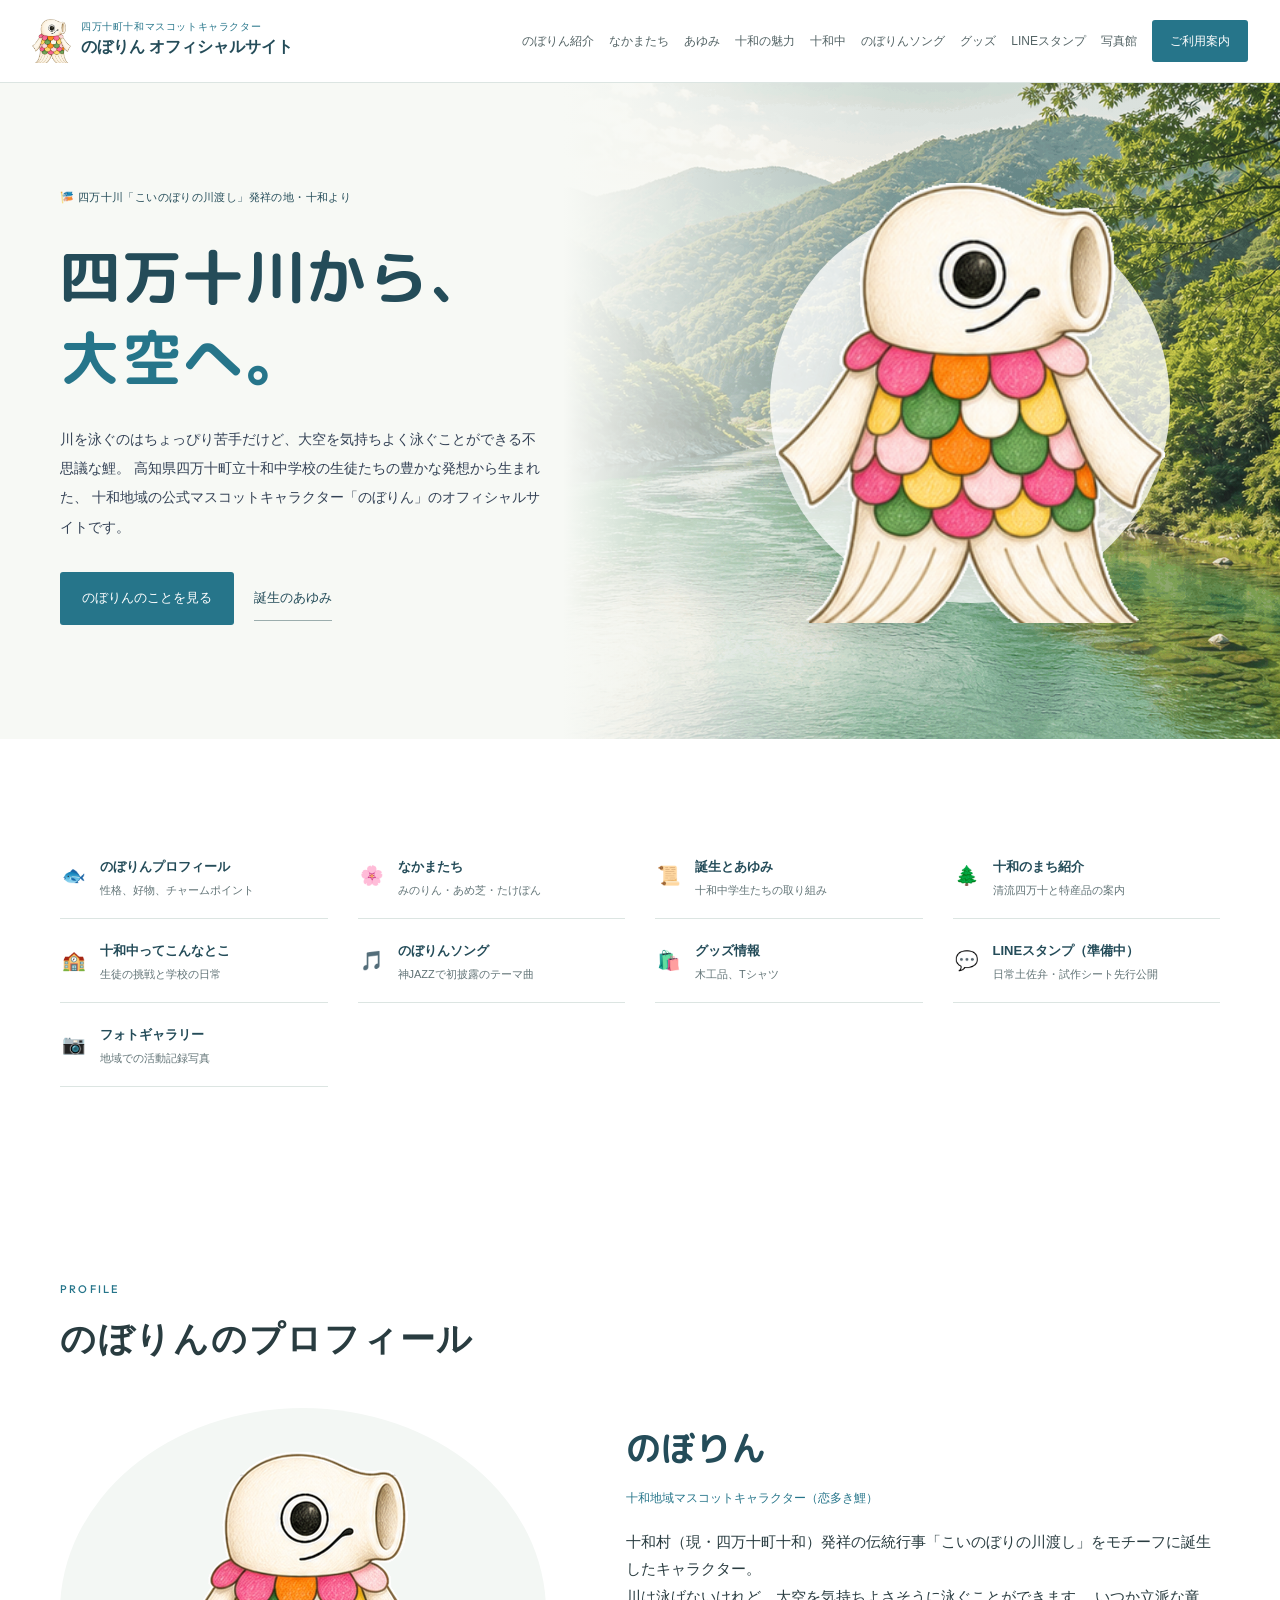
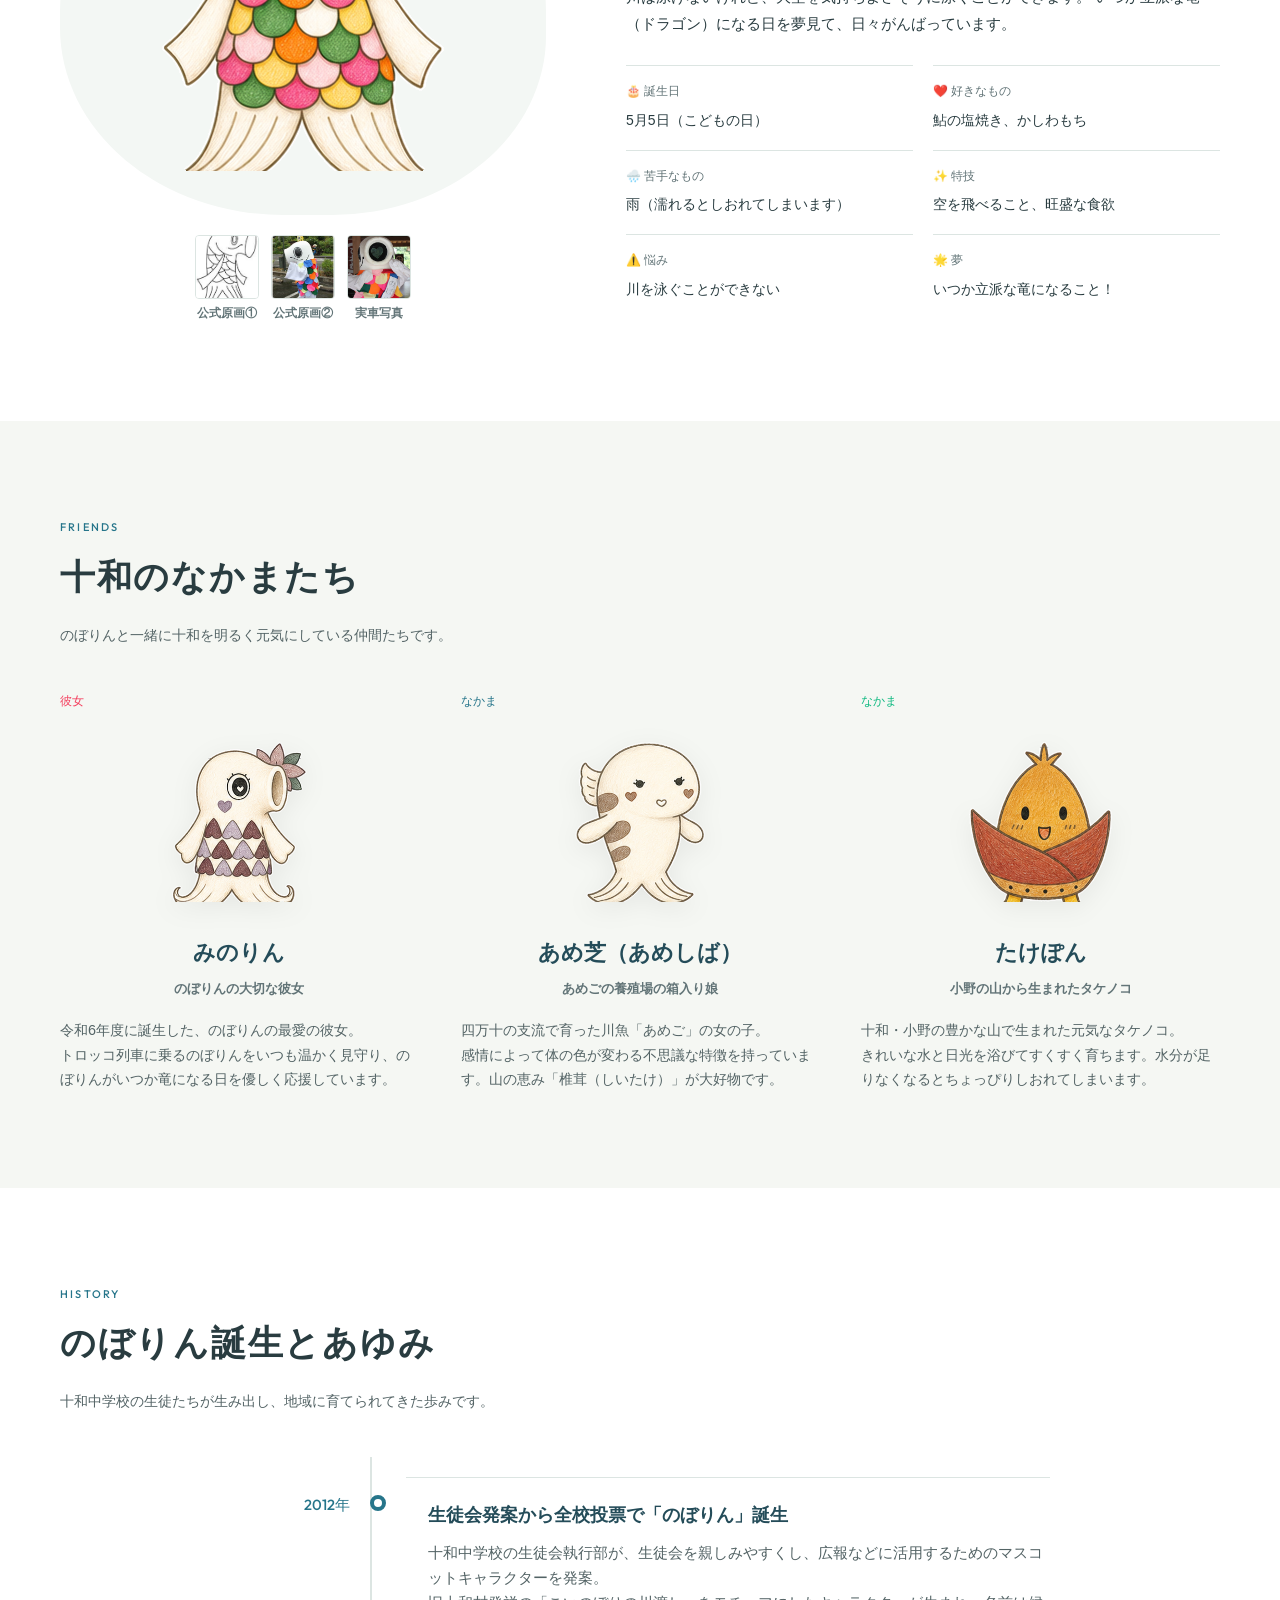
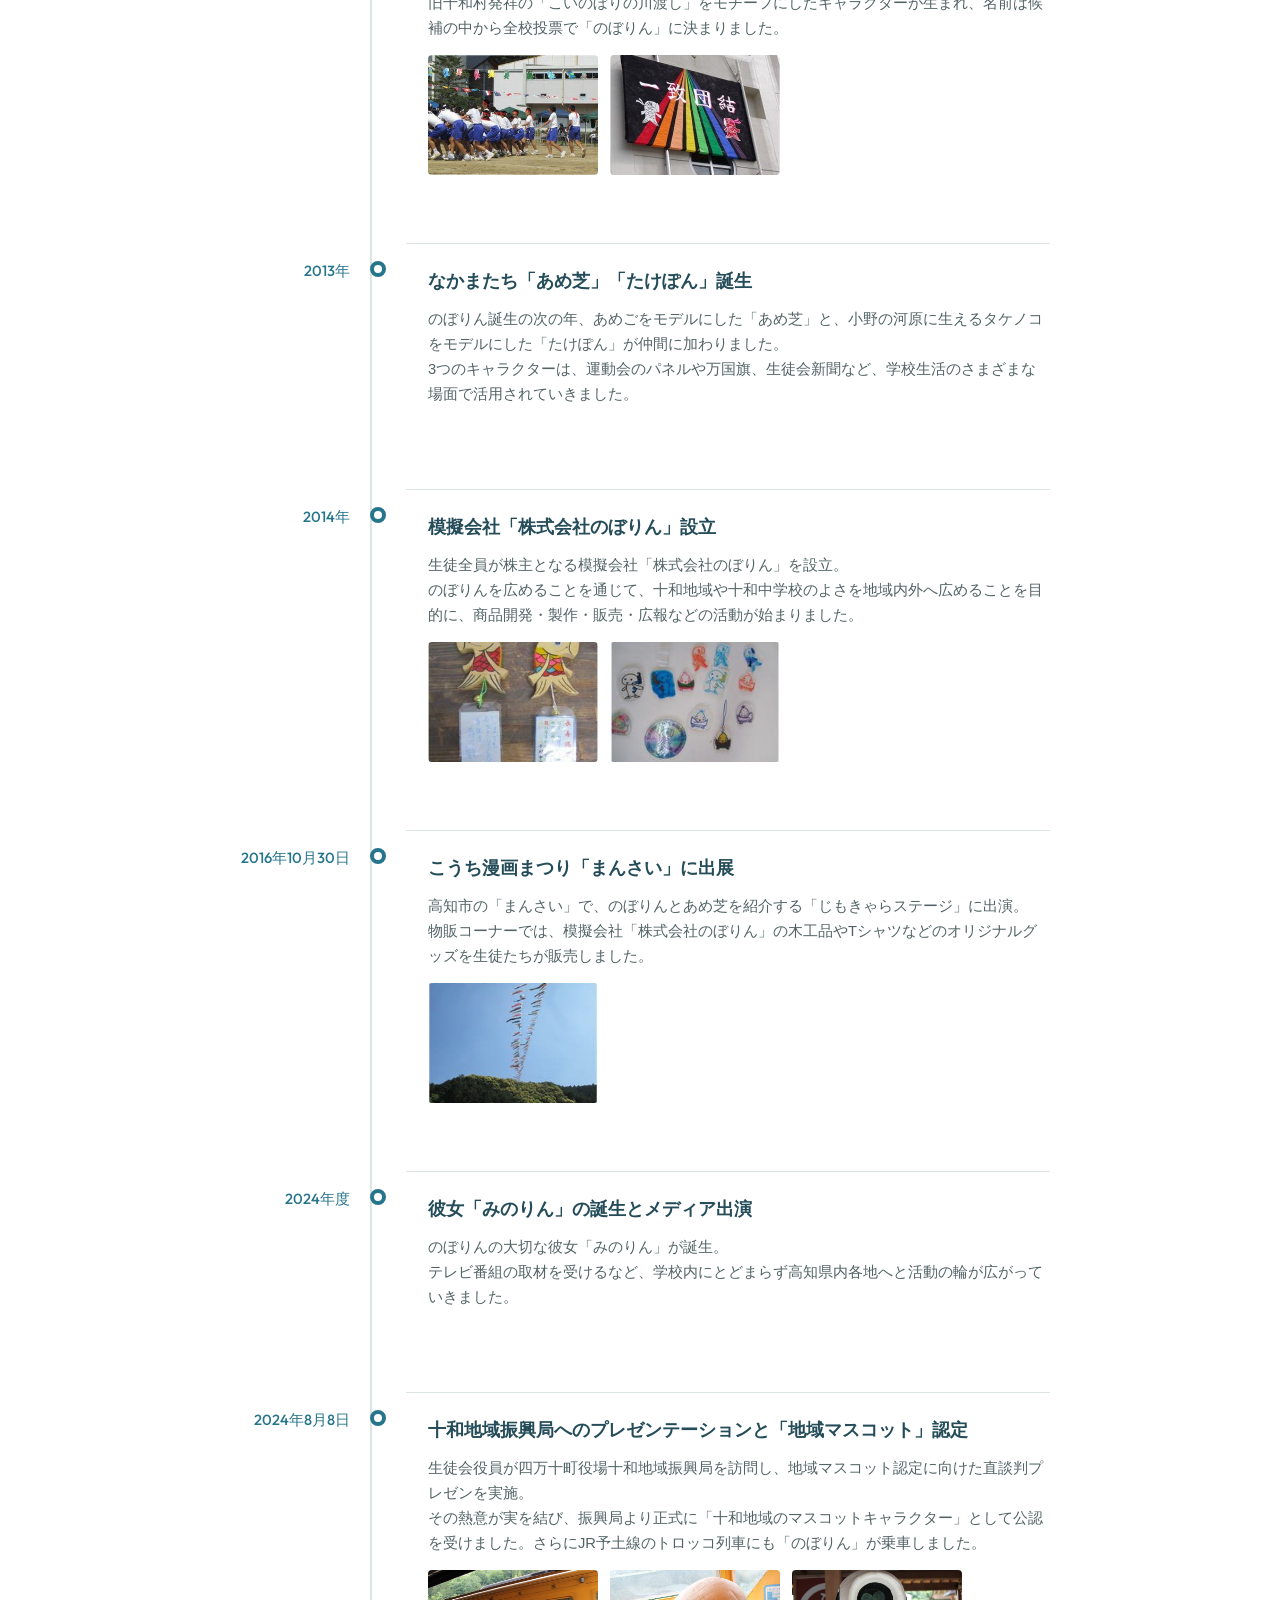
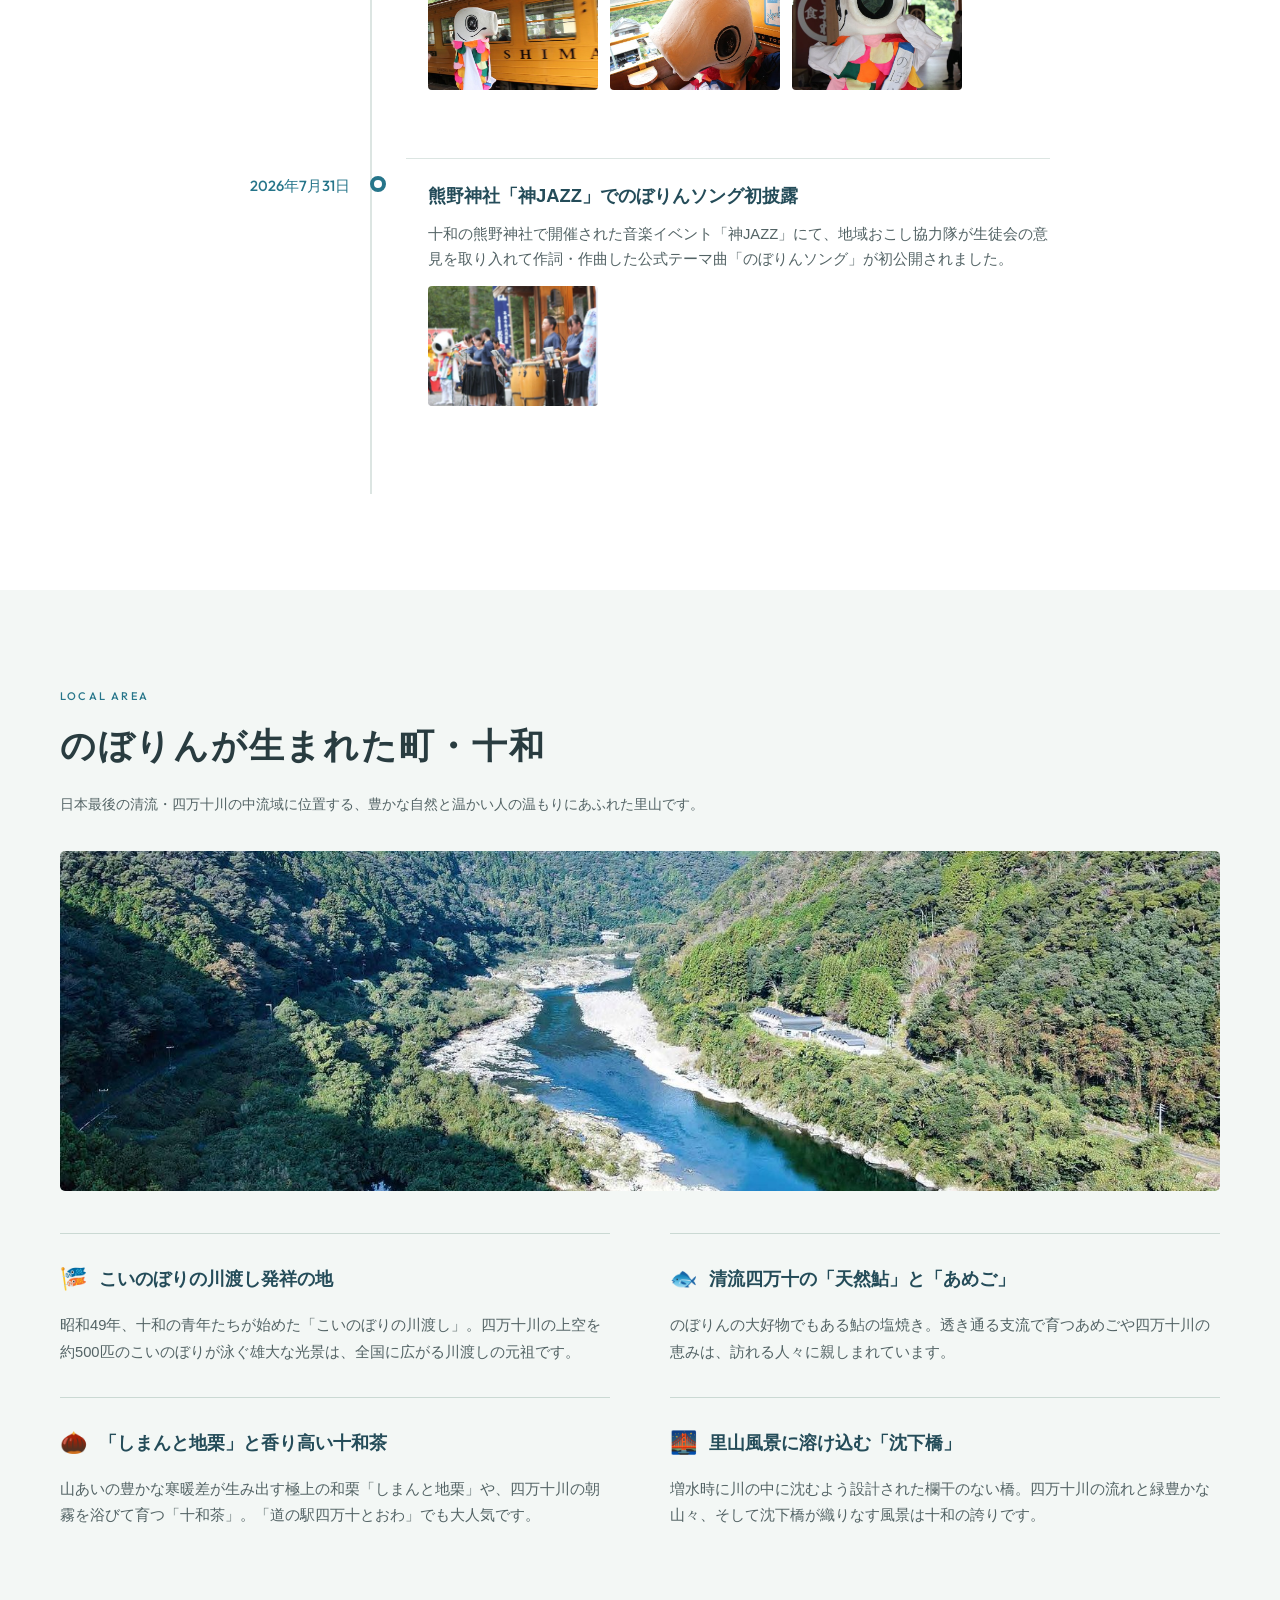
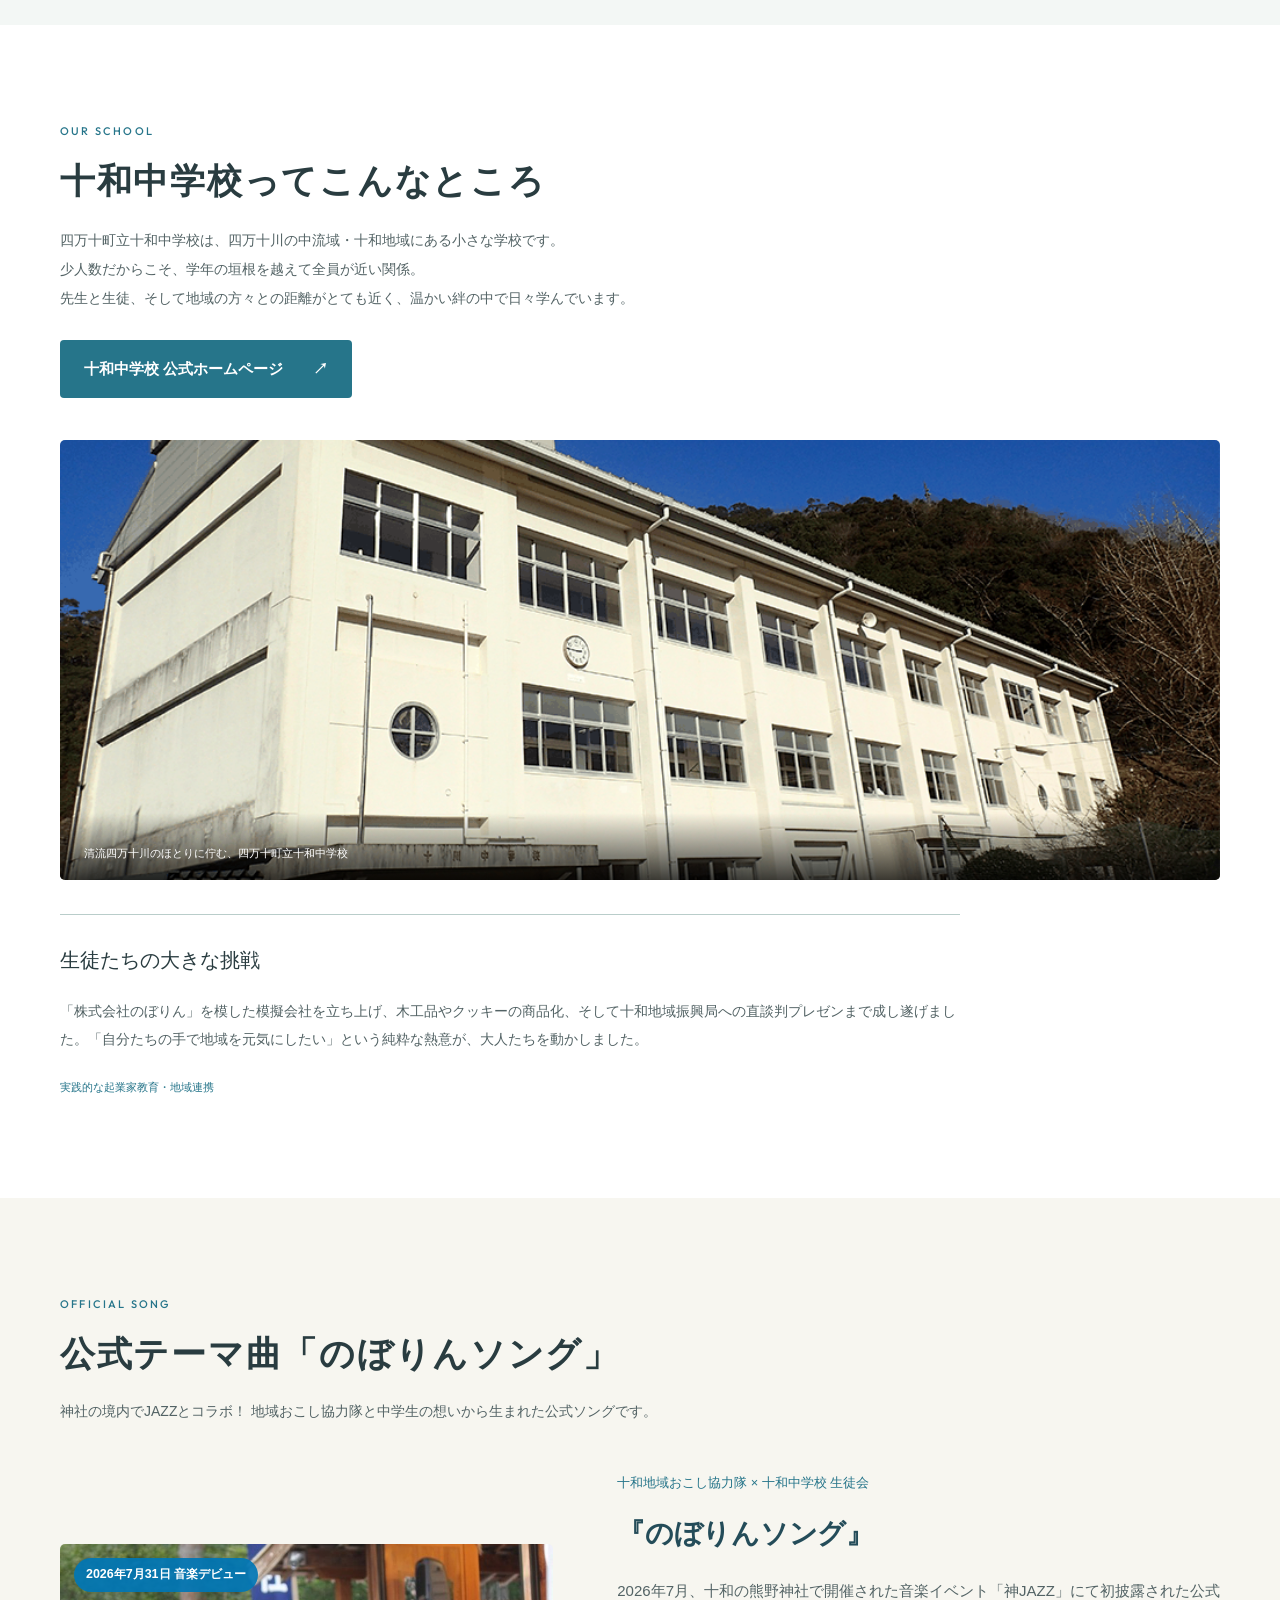
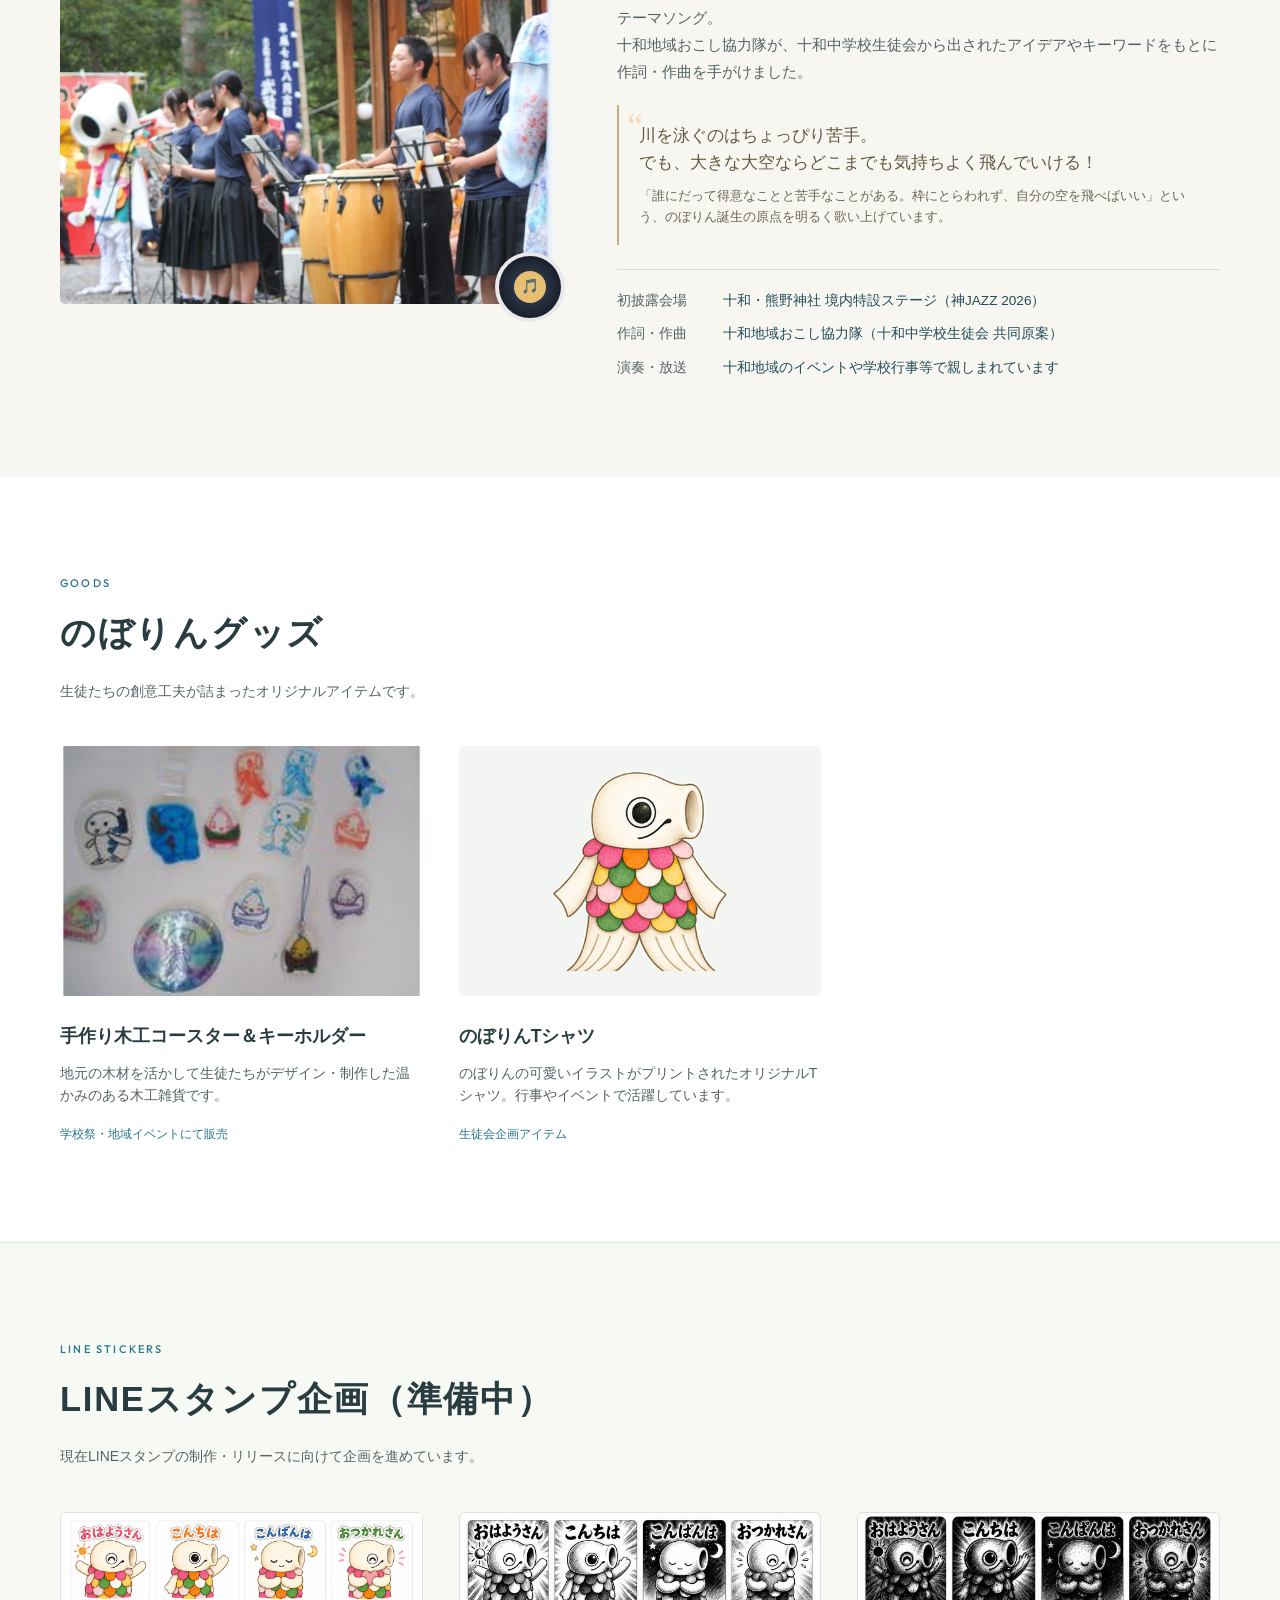
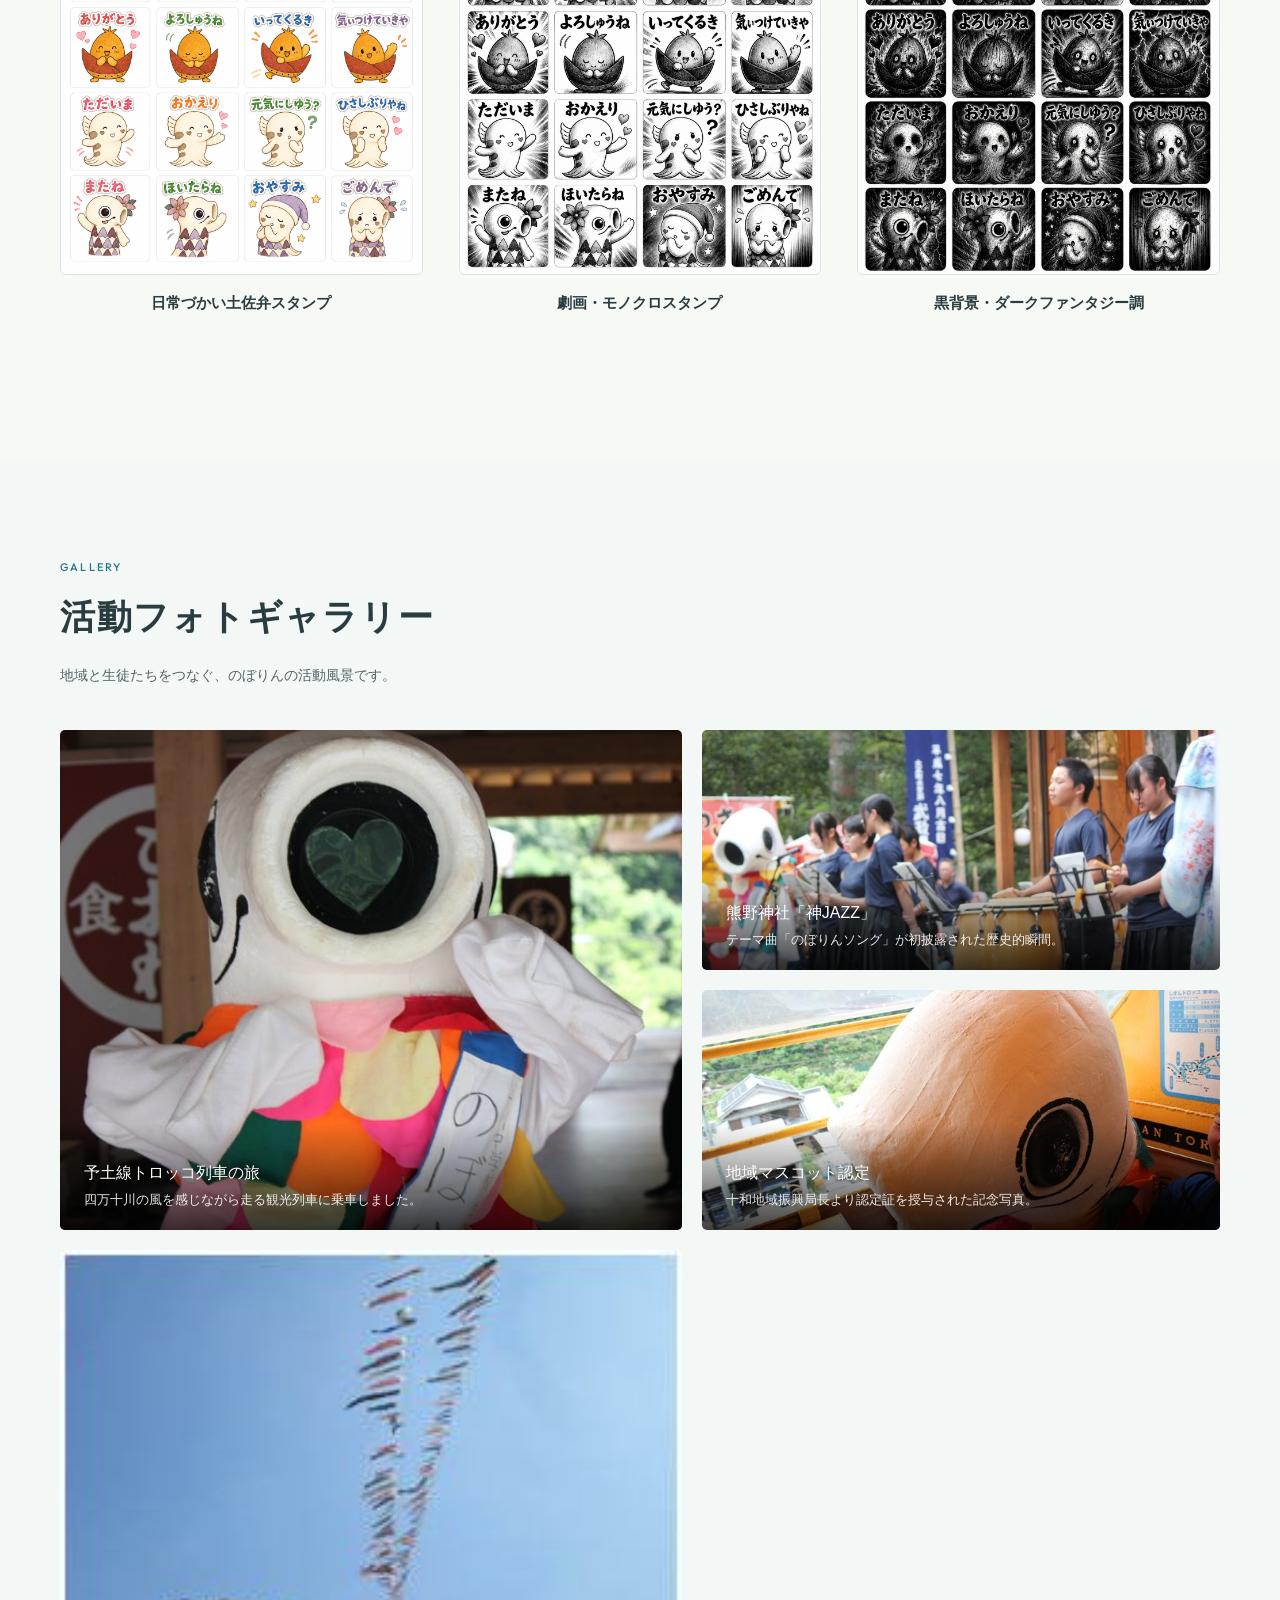
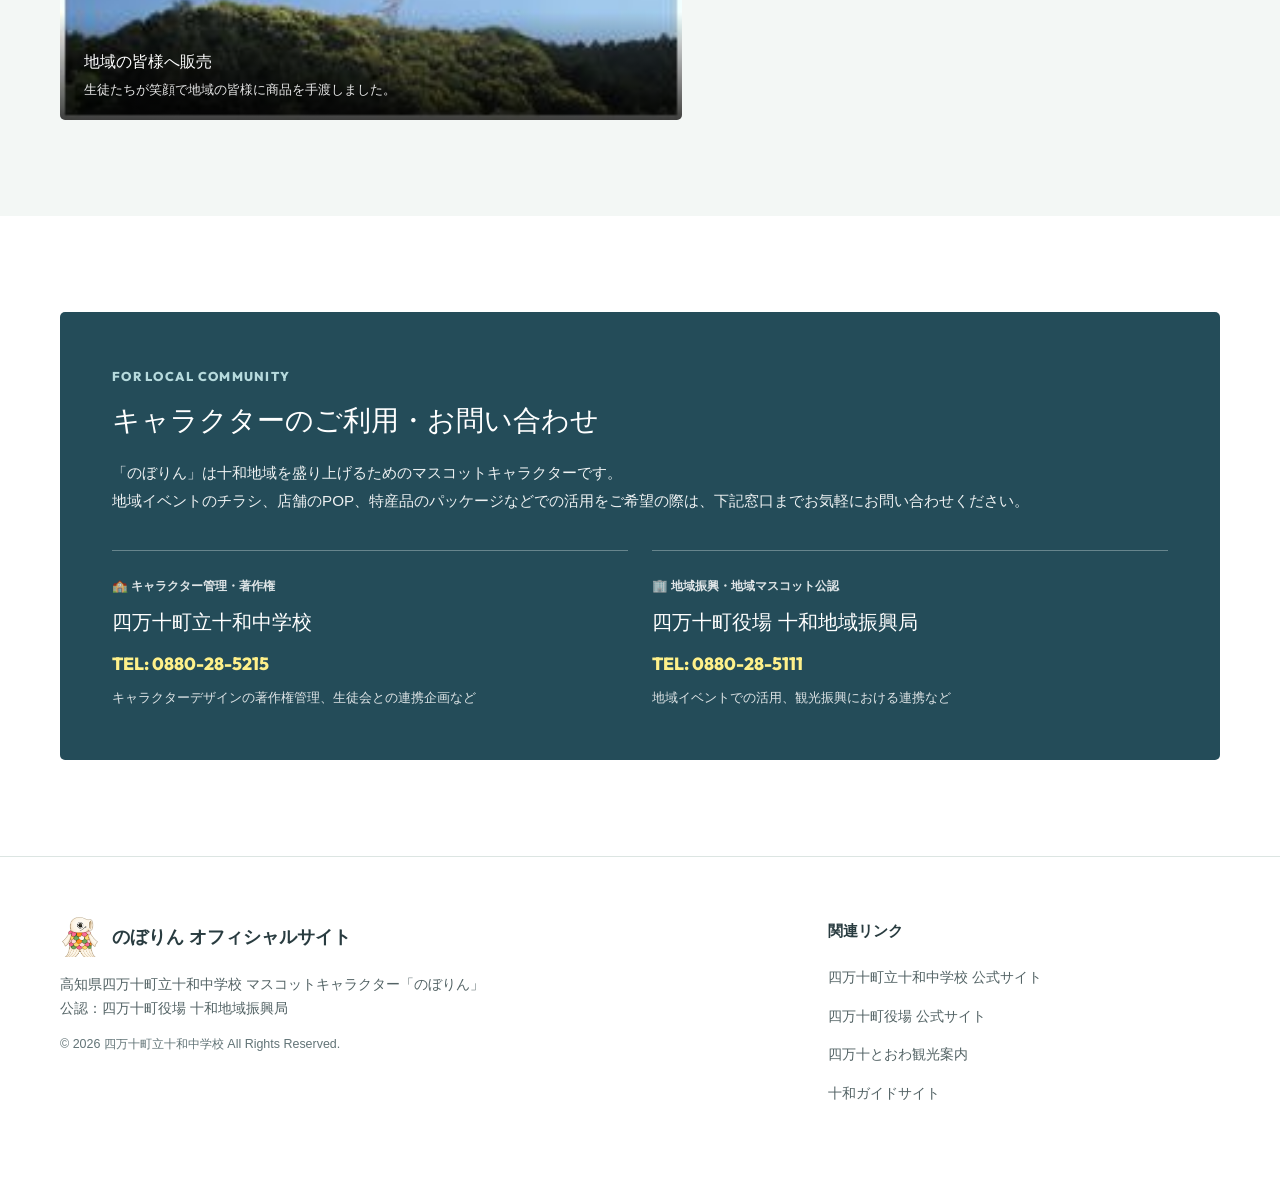
<file: noborin/index.html>
<!DOCTYPE html>
<html lang="ja">
<head>
  <meta charset="UTF-8" />
  <meta name="viewport" content="width=device-width, initial-scale=1.0" />
  <meta name="description" content="高知県四万十町十和のマスコットキャラクター「のぼりん」オフィシャルサイト。十和中学校の生徒たちから生まれた小さな鯉の物語、なかまたちの紹介、グッズや地域の魅力をお届けします。" />
  <title>のぼりん オフィシャルサイト | 高知県四万十町十和マスコットキャラクター</title>
  
  <!-- Google Fonts -->
  <link rel="preconnect" href="https://fonts.googleapis.com">
  <link rel="preconnect" href="https://fonts.gstatic.com" crossorigin>
  <link href="https://fonts.googleapis.com/css2?family=M+PLUS+Rounded+1c:wght@400;500;700;800;900&family=Outfit:wght@500;700;800&family=Zen+Maru+Gothic:wght@400;500;700;900&display=swap" rel="stylesheet">
  
  <link rel="stylesheet" href="style.css" /><link rel="stylesheet" href="refined.css" />
</head>
<body>

  <!-- ヘッダー -->
  <header class="site-header" id="siteHeader">
    <div class="header-inner">
      <a href="#hero" class="site-brand">
        <img src="images/characters/noborin_full.png" alt="のぼりん" class="brand-avatar" />
        <div class="brand-text">
          <span class="brand-sub">四万十町十和マスコットキャラクター</span>
          <span class="brand-main">のぼりん オフィシャルサイト</span>
        </div>
      </a>

      <nav class="header-nav" id="headerNav">
        <a href="#about">のぼりん紹介</a>
        <a href="#friends">なかまたち</a>
        <a href="#history">あゆみ</a>
        <a href="#town">十和の魅力</a>
        <a href="#school">十和中</a>
        <a href="#song">のぼりんソング</a>
        <a href="#goods">グッズ</a>
        <a href="#linestamp">LINEスタンプ</a>
        <a href="#gallery">写真館</a>
        <a href="#contact" class="nav-contact-btn">ご利用案内</a>
      </nav>

      <button class="mobile-menu-toggle" id="mobileMenuToggle" aria-label="メニューを開閉" aria-expanded="false" aria-controls="headerNav">
        <span></span><span></span><span></span>
      </button>
    </div>
  </header>

  <!-- ヒーローセクション -->
  <section class="hero-section" id="hero">
    <div class="container hero-container">
      <div class="hero-content">
        <div class="hero-badge">
          <span>🎏 四万十川「こいのぼりの川渡し」発祥の地・十和より</span>
        </div>
        <h1 class="hero-title">
          四万十川から、<br />
          <span class="hl-sky">大空へ。</span>
        </h1>
        <p class="hero-lead">
          川を泳ぐのはちょっぴり苦手だけど、大空を気持ちよく泳ぐことができる不思議な鯉。<br />
          高知県四万十町立十和中学校の生徒たちの豊かな発想から生まれた、<br />
          十和地域の公式マスコットキャラクター「のぼりん」のオフィシャルサイトです。
        </p>
        <div class="hero-actions">
          <a href="#about" class="btn-primary">のぼりんのことを見る</a>
          <a href="#history" class="btn-secondary">誕生のあゆみ</a>
        </div>
      </div>

      <div class="hero-visual">
        <div class="visual-card">
          <div class="visual-bg-glow"></div>
          <img src="images/characters/noborin_full.png" alt="のぼりん公式イラスト" class="hero-char-img" id="heroCharImg" />
        </div>
      </div>
    </div>
  </section>

  <!-- メインナビゲーションカード（インデックス） -->
  <section class="section index-section">
    <div class="container">
      <div class="index-grid index-grid-9">
        <a href="#about" class="index-card c-blue">
          <div class="index-icon">🐟</div>
          <div class="index-text">
            <h3>のぼりんプロフィール</h3>
            <p>性格、好物、チャームポイント</p>
          </div>
        </a>
        <a href="#friends" class="index-card c-pink">
          <div class="index-icon">🌸</div>
          <div class="index-text">
            <h3>なかまたち</h3>
            <p>みのりん・あめ芝・たけぽん</p>
          </div>
        </a>
        <a href="#history" class="index-card c-orange">
          <div class="index-icon">📜</div>
          <div class="index-text">
            <h3>誕生とあゆみ</h3>
            <p>十和中学生たちの取り組み</p>
          </div>
        </a>
        <a href="#town" class="index-card c-green">
          <div class="index-icon">🌲</div>
          <div class="index-text">
            <h3>十和のまち紹介</h3>
            <p>清流四万十と特産品の案内</p>
          </div>
        </a>
        <a href="#school" class="index-card c-teal">
          <div class="index-icon">🏫</div>
          <div class="index-text">
            <h3>十和中ってこんなとこ</h3>
            <p>生徒の挑戦と学校の日常</p>
          </div>
        </a>
        <a href="#song" class="index-card c-indigo">
          <div class="index-icon">🎵</div>
          <div class="index-text">
            <h3>のぼりんソング</h3>
            <p>神JAZZで初披露のテーマ曲</p>
          </div>
        </a>
        <a href="#goods" class="index-card c-yellow">
          <div class="index-icon">🛍️</div>
          <div class="index-text">
            <h3>グッズ情報</h3>
            <p>木工品、Tシャツ</p>
          </div>
        </a>
        <a href="#linestamp" class="index-card c-emerald">
          <div class="index-icon">💬</div>
          <div class="index-text">
            <h3>LINEスタンプ（準備中）</h3>
            <p>日常土佐弁・試作シート先行公開</p>
          </div>
        </a>
        <a href="#gallery" class="index-card c-purple">
          <div class="index-icon">📷</div>
          <div class="index-text">
            <h3>フォトギャラリー</h3>
            <p>地域での活動記録写真</p>
          </div>
        </a>
      </div>
    </div>
  </section>

  <!-- ① のぼりん紹介セクション -->
  <section class="section about-section" id="about">
    <div class="container">
      <div class="section-title-wrap">
        <span class="sub-label">PROFILE</span>
        <h2 class="main-title">のぼりんのプロフィール</h2>
        <div class="title-bar"></div>
      </div>

      <div class="profile-card-large">
        <div class="profile-grid">
          <div class="profile-visual-col">
            <div class="profile-img-frame">
              <img src="images/characters/noborin_full.png" alt="のぼりん 全身" class="profile-main-img" />
            </div>
            <div class="profile-gallery-row">
              <div class="gallery-thumb-item">
                <img src="images/official/1055_のぼりん_4039.jpg" alt="公式原画1" />
                <span>公式原画①</span>
              </div>
              <div class="gallery-thumb-item">
                <img src="images/official/1055_のぼりん_4041.jpg" alt="公式原画2" />
                <span>公式原画②</span>
              </div>
              <div class="gallery-thumb-item">
                <img src="images/official/2870_トロッコ列車_14538.JPG" alt="トロッコ列車" />
                <span>実車写真</span>
              </div>
            </div>
          </div>

          <div class="profile-info-col">
            <div class="name-block">
              <h3 class="char-name">のぼりん</h3>
              <span class="char-role">十和地域マスコットキャラクター（恋多き鯉）</span>
            </div>

            <p class="profile-intro">
              十和村（現・四万十町十和）発祥の伝統行事「こいのぼりの川渡し」をモチーフに誕生したキャラクター。<br />
              川は泳げないけれど、大空を気持ちよさそうに泳ぐことができます。
              いつか立派な竜（ドラゴン）になる日を夢見て、日々がんばっています。
            </p>

            <div class="meta-table">
              <div class="meta-row">
                <span class="meta-dt">🎂 誕生日</span>
                <span class="meta-dd">5月5日（こどもの日）</span>
              </div>
              <div class="meta-row">
                <span class="meta-dt">❤️ 好きなもの</span>
                <span class="meta-dd">鮎の塩焼き、かしわもち</span>
              </div>
              <div class="meta-row">
                <span class="meta-dt">🌧️ 苦手なもの</span>
                <span class="meta-dd">雨（濡れるとしおれてしまいます）</span>
              </div>
              <div class="meta-row">
                <span class="meta-dt">✨ 特技</span>
                <span class="meta-dd">空を飛べること、旺盛な食欲</span>
              </div>
              <div class="meta-row">
                <span class="meta-dt">⚠️ 悩み</span>
                <span class="meta-dd">川を泳ぐことができない</span>
              </div>
              <div class="meta-row">
                <span class="meta-dt">🌟 夢</span>
                <span class="meta-dd">いつか立派な竜になること！</span>
              </div>
            </div>
          </div>
        </div>
      </div>
    </div>
  </section>

  <!-- ② なかまたちセクション -->
  <section class="section friends-section" id="friends">
    <div class="container">
      <div class="section-title-wrap">
        <span class="sub-label">FRIENDS</span>
        <h2 class="main-title">十和のなかまたち</h2>
        <p class="section-subtitle">のぼりんと一緒に十和を明るく元気にしている仲間たちです。</p>
        <div class="title-bar"></div>
      </div>

      <div class="friends-grid">
        <!-- みのりん -->
        <div class="friend-card minorin-card">
          <div class="friend-badge badge-pink">彼女</div>
          <div class="friend-img-wrap">
            <img src="images/characters/minorin_full.png" alt="みのりん" class="friend-img" />
          </div>
          <h3 class="friend-name">みのりん</h3>
          <p class="friend-caption">のぼりんの大切な彼女</p>
          <div class="friend-desc">
            令和6年度に誕生した、のぼりんの最愛の彼女。<br />
            トロッコ列車に乗るのぼりんをいつも温かく見守り、のぼりんがいつか竜になる日を優しく応援しています。
          </div>
        </div>

        <!-- あめ芝 -->
        <div class="friend-card anashiba-card">
          <div class="friend-badge badge-blue">なかま</div>
          <div class="friend-img-wrap">
            <img src="images/characters/anashiba_full.png" alt="あめ芝" class="friend-img" />
          </div>
          <h3 class="friend-name">あめ芝（あめしば）</h3>
          <p class="friend-caption">あめごの養殖場の箱入り娘</p>
          <div class="friend-desc">
            四万十の支流で育った川魚「あめご」の女の子。<br />
            感情によって体の色が変わる不思議な特徴を持っています。山の恵み「椎茸（しいたけ）」が大好物です。
          </div>
        </div>

        <!-- たけぽん -->
        <div class="friend-card takepon-card">
          <div class="friend-badge badge-green">なかま</div>
          <div class="friend-img-wrap">
            <img src="images/characters/takepon_full.png" alt="たけぽん" class="friend-img" />
          </div>
          <h3 class="friend-name">たけぽん</h3>
          <p class="friend-caption">小野の山から生まれたタケノコ</p>
          <div class="friend-desc">
            十和・小野の豊かな山で生まれた元気なタケノコ。<br />
            きれいな水と日光を浴びてすくすく育ちます。水分が足りなくなるとちょっぴりしおれてしまいます。
          </div>
        </div>
      </div>
    </div>
  </section>

  <!-- ③ 誕生とあゆみ（年表） -->
  <section class="section history-section" id="history">
    <div class="container">
      <div class="section-title-wrap">
        <span class="sub-label">HISTORY</span>
        <h2 class="main-title">のぼりん誕生とあゆみ</h2>
        <p class="section-subtitle">
          十和中学校の生徒たちが生み出し、地域に育てられてきた歩みです。
        </p>
        <div class="title-bar"></div>
      </div>

      <div class="timeline-wrap">
        
        <!-- Step 1 -->
        <div class="timeline-block">
          <div class="timeline-year">2012年</div>
          <div class="timeline-dot"></div>
          <div class="timeline-box">
            <h3 class="box-title">生徒会発案から全校投票で「のぼりん」誕生</h3>
            <p class="box-text">
              十和中学校の生徒会執行部が、生徒会を親しみやすくし、広報などに活用するためのマスコットキャラクターを発案。<br />
              旧十和村発祥の「こいのぼりの川渡し」をモチーフにしたキャラクターが生まれ、名前は候補の中から全校投票で「のぼりん」に決まりました。
            </p>
            <div class="box-photos">
              <img src="images/official/1054_いきさつ_パネル_8154.jpg" alt="全校投票パネル" />
              <img src="images/official/1054_いきさつ_万国旗_8153.jpg" alt="生徒たちの活動" />
            </div>
          </div>
        </div>

        <!-- Step 2 -->
        <div class="timeline-block">
          <div class="timeline-year">2013年</div>
          <div class="timeline-dot"></div>
          <div class="timeline-box">
            <h3 class="box-title">なかまたち「あめ芝」「たけぽん」誕生</h3>
            <p class="box-text">
              のぼりん誕生の次の年、あめごをモデルにした「あめ芝」と、小野の河原に生えるタケノコをモデルにした「たけぽん」が仲間に加わりました。<br />
              3つのキャラクターは、運動会のパネルや万国旗、生徒会新聞など、学校生活のさまざまな場面で活用されていきました。
            </p>
          </div>
        </div>

        <!-- Step 3 -->
        <div class="timeline-block">
          <div class="timeline-year">2014年</div>
          <div class="timeline-dot"></div>
          <div class="timeline-box">
            <h3 class="box-title">模擬会社「株式会社のぼりん」設立</h3>
            <p class="box-text">
              生徒全員が株主となる模擬会社「株式会社のぼりん」を設立。<br />
              のぼりんを広めることを通じて、十和地域や十和中学校のよさを地域内外へ広めることを目的に、商品開発・製作・販売・広報などの活動が始まりました。
            </p>
            <div class="box-photos">
              <img src="images/official/1054_いきさつ_活動_8155.jpg" alt="株式会社のぼりんの活動" />
              <img src="images/official/1054_いきさつ_グッズ_8158.jpg" alt="生徒が開発・製作した商品" />
            </div>
          </div>
        </div>

        <!-- Step 4 -->
        <div class="timeline-block">
          <div class="timeline-year">2016年10月30日</div>
          <div class="timeline-dot"></div>
          <div class="timeline-box">
            <h3 class="box-title">こうち漫画まつり「まんさい」に出展</h3>
            <p class="box-text">
              高知市の「まんさい」で、のぼりんとあめ芝を紹介する「じもきゃらステージ」に出演。<br />
              物販コーナーでは、模擬会社「株式会社のぼりん」の木工品やTシャツなどのオリジナルグッズを生徒たちが販売しました。
            </p>
            <div class="box-photos">
              <img src="images/official/1054_いきさつ_販売_8157.jpg" alt="地域での販売の様子" />
            </div>
          </div>
        </div>

        <!-- Step 5 -->
        <div class="timeline-block">
          <div class="timeline-year">2024年度</div>
          <div class="timeline-dot"></div>
          <div class="timeline-box">
            <h3 class="box-title">彼女「みのりん」の誕生とメディア出演</h3>
            <p class="box-text">
              のぼりんの大切な彼女「みのりん」が誕生。<br />
              テレビ番組の取材を受けるなど、学校内にとどまらず高知県内各地へと活動の輪が広がっていきました。
            </p>
          </div>
        </div>

        <!-- Step 6 -->
        <div class="timeline-block">
          <div class="timeline-year">2024年8月8日</div>
          <div class="timeline-dot"></div>
          <div class="timeline-box">
            <h3 class="box-title">十和地域振興局へのプレゼンテーションと「地域マスコット」認定</h3>
            <p class="box-text">
              生徒会役員が四万十町役場十和地域振興局を訪問し、地域マスコット認定に向けた直談判プレゼンを実施。<br />
              その熱意が実を結び、振興局より正式に「十和地域のマスコットキャラクター」として公認を受けました。さらにJR予土線のトロッコ列車にも「のぼりん」が乗車しました。
            </p>
            <div class="box-photos">
              <img src="images/official/2870_プレゼン_15307.JPG" alt="振興局でのプレゼン" />
              <img src="images/official/2870_地域マスコット認定_15308.JPG" alt="認定記念写真" />
              <img src="images/official/2870_トロッコ列車_14538.JPG" alt="トロッコ列車に乗るのぼりん" />
            </div>
          </div>
        </div>

        <!-- Step 7 -->
        <div class="timeline-block">
          <div class="timeline-year">2026年7月31日</div>
          <div class="timeline-dot"></div>
          <div class="timeline-box">
            <h3 class="box-title">熊野神社「神JAZZ」でのぼりんソング初披露</h3>
            <p class="box-text">
              十和の熊野神社で開催された音楽イベント「神JAZZ」にて、地域おこし協力隊が生徒会の意見を取り入れて作詞・作曲した公式テーマ曲「のぼりんソング」が初公開されました。
            </p>
            <div class="box-photos">
              <img src="images/official/3023_神JAZZ音楽デビュー_15687.JPG" alt="神JAZZ音楽デビュー" />
            </div>
          </div>
        </div>

      </div>
    </div>
  </section>

  <!-- ④ 十和のまち紹介セクション -->
  <section class="section town-section" id="town">
    <div class="container">
      <div class="section-title-wrap">
        <span class="sub-label">LOCAL AREA</span>
        <h2 class="main-title">のぼりんが生まれた町・十和</h2>
        <p class="section-subtitle">
          日本最後の清流・四万十川の中流域に位置する、豊かな自然と温かい人の温もりにあふれた里山です。
        </p>
        <div class="title-bar"></div>
      </div>

      <div class="town-cards-grid">
        <div class="town-feature-card">
          <div class="town-card-header">
            <span class="town-icon">🎏</span>
            <h3>こいのぼりの川渡し発祥の地</h3>
          </div>
          <p>
            昭和49年、十和の青年たちが始めた「こいのぼりの川渡し」。四万十川の上空を約500匹のこいのぼりが泳ぐ雄大な光景は、全国に広がる川渡しの元祖です。
          </p>
        </div>

        <div class="town-feature-card">
          <div class="town-card-header">
            <span class="town-icon">🐟</span>
            <h3>清流四万十の「天然鮎」と「あめご」</h3>
          </div>
          <p>
            のぼりんの大好物でもある鮎の塩焼き。透き通る支流で育つあめごや四万十川の恵みは、訪れる人々に親しまれています。
          </p>
        </div>

        <div class="town-feature-card">
          <div class="town-card-header">
            <span class="town-icon">🌰</span>
            <h3>「しまんと地栗」と香り高い十和茶</h3>
          </div>
          <p>
            山あいの豊かな寒暖差が生み出す極上の和栗「しまんと地栗」や、四万十川の朝霧を浴びて育つ「十和茶」。「道の駅四万十とおわ」でも大人気です。
          </p>
        </div>

        <div class="town-feature-card">
          <div class="town-card-header">
            <span class="town-icon">🌉</span>
            <h3>里山風景に溶け込む「沈下橋」</h3>
          </div>
          <p>
            増水時に川の中に沈むよう設計された欄干のない橋。四万十川の流れと緑豊かな山々、そして沈下橋が織りなす風景は十和の誇りです。
          </p>
        </div>
      </div>
    </div>
  </section>

  <!-- ⑤ 十和中ってこんなところ -->
  <section class="section school-section" id="school">
    <div class="container">
      <div class="section-title-wrap">
        <span class="sub-label">OUR SCHOOL</span>
        <h2 class="main-title">十和中学校ってこんなところ</h2>
        <p class="section-subtitle school-intro">
          四万十町立十和中学校は、四万十川の中流域・十和地域にある小さな学校です。<br />
          少人数だからこそ、学年の垣根を越えて全員が近い関係。<br />
          先生と生徒、そして地域の方々との距離がとても近く、温かい絆の中で日々学んでいます。
        </p>
        <a href="https://www.town.shimanto.lg.jp/school/?SID=1105" target="_blank" rel="noopener noreferrer" class="school-homepage-btn">十和中学校 公式ホームページ <span aria-hidden="true">↗</span></a>
      </div>
      <div class="school-content-grid">
        <div class="school-img-wrap">
          <img src="images/official/top_slider_8196.png" alt="四万十町立十和中学校の校舎と緑の山々" />
          <div class="school-img-caption">清流四万十川のほとりに佇む、四万十町立十和中学校</div>
        </div>
        <div class="school-feature-box box-challenge">
            <div class="feature-box-header">
              <span class="feature-icon">🚀</span>
              <h4>生徒たちの大きな挑戦</h4>
            </div>
            <p>
              「株式会社のぼりん」を模した模擬会社を立ち上げ、木工品やクッキーの商品化、そして十和地域振興局への直談判プレゼンまで成し遂げました。「自分たちの手で地域を元気にしたい」という純粋な熱意が、大人たちを動かしました。
            </p>
            <div class="box-tag">実践的な起業家教育・地域連携</div>
          </div>
      </div>
    </div>
  </section>

  <!-- ⑥ 公式テーマ曲 のぼりんソング -->
  <section class="section song-section" id="song">
    <div class="container">
      <div class="section-title-wrap">
        <span class="sub-label">OFFICIAL SONG</span>
        <h2 class="main-title">公式テーマ曲「のぼりんソング」</h2>
        <p class="section-subtitle">
          神社の境内でJAZZとコラボ！ 地域おこし協力隊と中学生の想いから生まれた公式ソングです。
        </p>
        <div class="title-bar"></div>
      </div>

      <div class="song-card-wrap">
        <div class="song-visual-side">
          <div class="song-img-box">
            <img src="images/official/3023_神JAZZ音楽デビュー_15687.JPG" alt="熊野神社・神JAZZでののぼりんソング初披露" />
            <span class="song-badge">2026年7月31日 音楽デビュー</span>
          </div>
          <div class="song-record-deco">
            <div class="record-disc">
              <div class="record-center">
                <span class="music-note">🎵</span>
              </div>
            </div>
          </div>
        </div>

        <div class="song-info-side">
          <div class="song-meta-pill">十和地域おこし協力隊 × 十和中学校 生徒会</div>
          <h3 class="song-title">『のぼりんソング』</h3>
          
          <div class="song-story">
            <p>
              2026年7月、十和の熊野神社で開催された音楽イベント「神JAZZ」にて初披露された公式テーマソング。<br />
              十和地域おこし協力隊が、十和中学校生徒会から出されたアイデアやキーワードをもとに作詞・作曲を手がけました。
            </p>
            
            <div class="lyrics-quote-box">
              <span class="quote-mark">“</span>
              <p class="lyrics-lead">
                川を泳ぐのはちょっぴり苦手。<br />
                でも、大きな大空ならどこまでも気持ちよく飛んでいける！
              </p>
              <span class="lyrics-desc">
                「誰にだって得意なことと苦手なことがある。枠にとらわれず、自分の空を飛べばいい」という、のぼりん誕生の原点を明るく歌い上げています。
              </span>
            </div>
          </div>

          <div class="song-specs">
            <div class="spec-row">
              <span class="spec-label">初披露会場</span>
              <span class="spec-val">十和・熊野神社 境内特設ステージ（神JAZZ 2026）</span>
            </div>
            <div class="spec-row">
              <span class="spec-label">作詞・作曲</span>
              <span class="spec-val">十和地域おこし協力隊（十和中学校生徒会 共同原案）</span>
            </div>
            <div class="spec-row">
              <span class="spec-label">演奏・放送</span>
              <span class="spec-val">十和地域のイベントや学校行事等で親しまれています</span>
            </div>
          </div>
        </div>
      </div>
    </div>
  </section>

  <!-- ⑦ グッズ情報 -->
  <section class="section goods-section" id="goods">
    <div class="container">
      <div class="section-title-wrap">
        <span class="sub-label">GOODS</span>
        <h2 class="main-title">のぼりんグッズ</h2>
        <p class="section-subtitle">生徒たちの創意工夫が詰まったオリジナルアイテムです。</p>
        <div class="title-bar"></div>
      </div>

      <div class="goods-grid">
        <div class="goods-item-card">
          <div class="goods-thumb-wrap">
            <img src="images/official/1054_いきさつ_グッズ_8158.jpg" alt="手作り木工品" />
          </div>
          <div class="goods-body">
            <h3>手作り木工コースター＆キーホルダー</h3>
            <p>地元の木材を活かして生徒たちがデザイン・制作した温かみのある木工雑貨です。</p>
            <span class="goods-badge">学校祭・地域イベントにて販売</span>
          </div>
        </div>

        <div class="goods-item-card">
          <div class="goods-thumb-wrap">
            <img src="images/characters/noborin_full.png" alt="オリジナルTシャツ" class="contain-img" />
          </div>
          <div class="goods-body">
            <h3>のぼりんTシャツ</h3>
            <p>のぼりんの可愛いイラストがプリントされたオリジナルTシャツ。行事やイベントで活躍しています。</p>
            <span class="goods-badge">生徒会企画アイテム</span>
          </div>
        </div>
      </div>
    </div>
  </section>

  <!-- ⑧ LINEスタンプ企画（準備中） -->
  <section class="section linestamp-section" id="linestamp">
    <div class="container">
      <div class="section-title-wrap">
        <span class="sub-label">LINE STICKERS</span>
        <h2 class="main-title">LINEスタンプ企画（準備中）</h2>
        <p class="section-subtitle">現在LINEスタンプの制作・リリースに向けて企画を進めています。</p>
        <div class="title-bar"></div>
      </div>

      <!-- スタンプシート展示グリッド -->
      <div class="linestamp-grid">
        <!-- ① カラー版 -->
        <div class="linestamp-card">
          <div class="stamp-img-wrap">
            <img src="images/stamps/line_stamp_sheet_color_16.png" alt="日常づかい土佐弁スタンプ" />
          </div>
          <div class="stamp-card-body">
            <h3>日常づかい土佐弁スタンプ</h3>
          </div>
        </div>

        <!-- ② モノクロ劇画版 -->
        <div class="linestamp-card">
          <div class="stamp-img-wrap">
            <img src="images/stamps/line_stamp_sheet_monochrome_16.png" alt="劇画・モノクロスタンプ" />
          </div>
          <div class="stamp-card-body">
            <h3>劇画・モノクロスタンプ</h3>
          </div>
        </div>

        <!-- ③ 黒背景・ホラー劇画調版 -->
        <div class="linestamp-card">
          <div class="stamp-img-wrap">
            <img src="images/stamps/line_stamp_sheet_horror_dark_16.png" alt="黒背景・ダークファンタジー調" />
          </div>
          <div class="stamp-card-body">
            <h3>黒背景・ダークファンタジー調</h3>
          </div>
        </div>
      </div>
    </div>
  </section>

  <!-- ⑨ フォトギャラリー -->
  <section class="section gallery-section" id="gallery">
    <div class="container">
      <div class="section-title-wrap">
        <span class="sub-label">GALLERY</span>
        <h2 class="main-title">活動フォトギャラリー</h2>
        <p class="section-subtitle">地域と生徒たちをつなぐ、のぼりんの活動風景です。</p>
        <div class="title-bar"></div>
      </div>

      <div class="gallery-grid">
        <div class="gallery-card featured">
          <img src="images/official/2870_トロッコ列車_14538.JPG" alt="予土線トロッコ列車に乗るのぼりん" />
          <div class="gallery-info">
            <h4>予土線トロッコ列車の旅</h4>
            <p>四万十川の風を感じながら走る観光列車に乗車しました。</p>
          </div>
        </div>

        <div class="gallery-card">
          <img src="images/official/3023_神JAZZ音楽デビュー_15687.JPG" alt="神JAZZでの音楽デビュー" />
          <div class="gallery-info">
            <h4>熊野神社「神JAZZ」</h4>
            <p>テーマ曲「のぼりんソング」が初披露された歴史的瞬間。</p>
          </div>
        </div>

        <div class="gallery-card">
          <img src="images/official/2870_地域マスコット認定_15308.JPG" alt="地域マスコット認定記念" />
          <div class="gallery-info">
            <h4>地域マスコット認定</h4>
            <p>十和地域振興局長より認定証を授与された記念写真。</p>
          </div>
        </div>

        <div class="gallery-card">
          <img src="images/official/1054_いきさつ_販売_8157.jpg" alt="イベント販売の様子" />
          <div class="gallery-info">
            <h4>地域の皆様へ販売</h4>
            <p>生徒たちが笑顔で地域の皆様に商品を手渡しました。</p>
          </div>
        </div>
      </div>
    </div>
  </section>

  <!-- ⑨ ご利用案内・お問い合わせ -->
  <section class="section contact-section" id="contact">
    <div class="container">
      <div class="contact-box-wrap">
        <div class="contact-header">
          <span class="sub-label-white">FOR LOCAL COMMUNITY</span>
          <h2 class="contact-title">キャラクターのご利用・お問い合わせ</h2>
          <p class="contact-lead">
            「のぼりん」は十和地域を盛り上げるためのマスコットキャラクターです。<br />
            地域イベントのチラシ、店舗のPOP、特産品のパッケージなどでの活用をご希望の際は、下記窓口までお気軽にお問い合わせください。
          </p>
        </div>

        <div class="contact-branches">
          <div class="branch-card">
            <span class="branch-role">🏫 キャラクター管理・著作権</span>
            <h3 class="branch-name">四万十町立十和中学校</h3>
            <p class="branch-tel">TEL: 0880-28-5215</p>
            <p class="branch-desc">キャラクターデザインの著作権管理、生徒会との連携企画など</p>
          </div>

          <div class="branch-card">
            <span class="branch-role">🏢 地域振興・地域マスコット公認</span>
            <h3 class="branch-name">四万十町役場 十和地域振興局</h3>
            <p class="branch-tel">TEL: 0880-28-5111</p>
            <p class="branch-desc">地域イベントでの活用、観光振興における連携など</p>
          </div>
        </div>
      </div>
    </div>
  </section>

  <!-- フッター -->
  <footer class="site-footer">
    <div class="container footer-inner">
      <div class="footer-brand-col">
        <div class="footer-logo">
          <img src="images/characters/noborin_full.png" alt="のぼりん" class="footer-avatar" />
          <span>のぼりん オフィシャルサイト</span>
        </div>
        <p class="footer-copy">
          高知県四万十町立十和中学校 マスコットキャラクター「のぼりん」<br />
          公認：四万十町役場 十和地域振興局
        </p>
        <p class="footer-rights">
          &copy; 2026 四万十町立十和中学校 All Rights Reserved.
        </p>
      </div>

      <div class="footer-links-col">
        <h4>関連リンク</h4>
        <ul>
          <li><a href="https://www.town.shimanto.lg.jp/school/?SID=1105" target="_blank" rel="noopener">四万十町立十和中学校 公式サイト</a></li>
          <li><a href="https://www.town.shimanto.lg.jp/" target="_blank" rel="noopener">四万十町役場 公式サイト</a></li>
          <li><a href="https://toowashimanto.jp/" target="_blank" rel="noopener">四万十とおわ観光案内</a></li>
          <li><a href="https://tetiteti36-wq.github.io/towa-guide-site/" target="_blank" rel="noopener">十和ガイドサイト</a></li>
        </ul>
      </div>
    </div>
  </footer>

  <script src="script.js"></script>
</body>
</html>
</file>
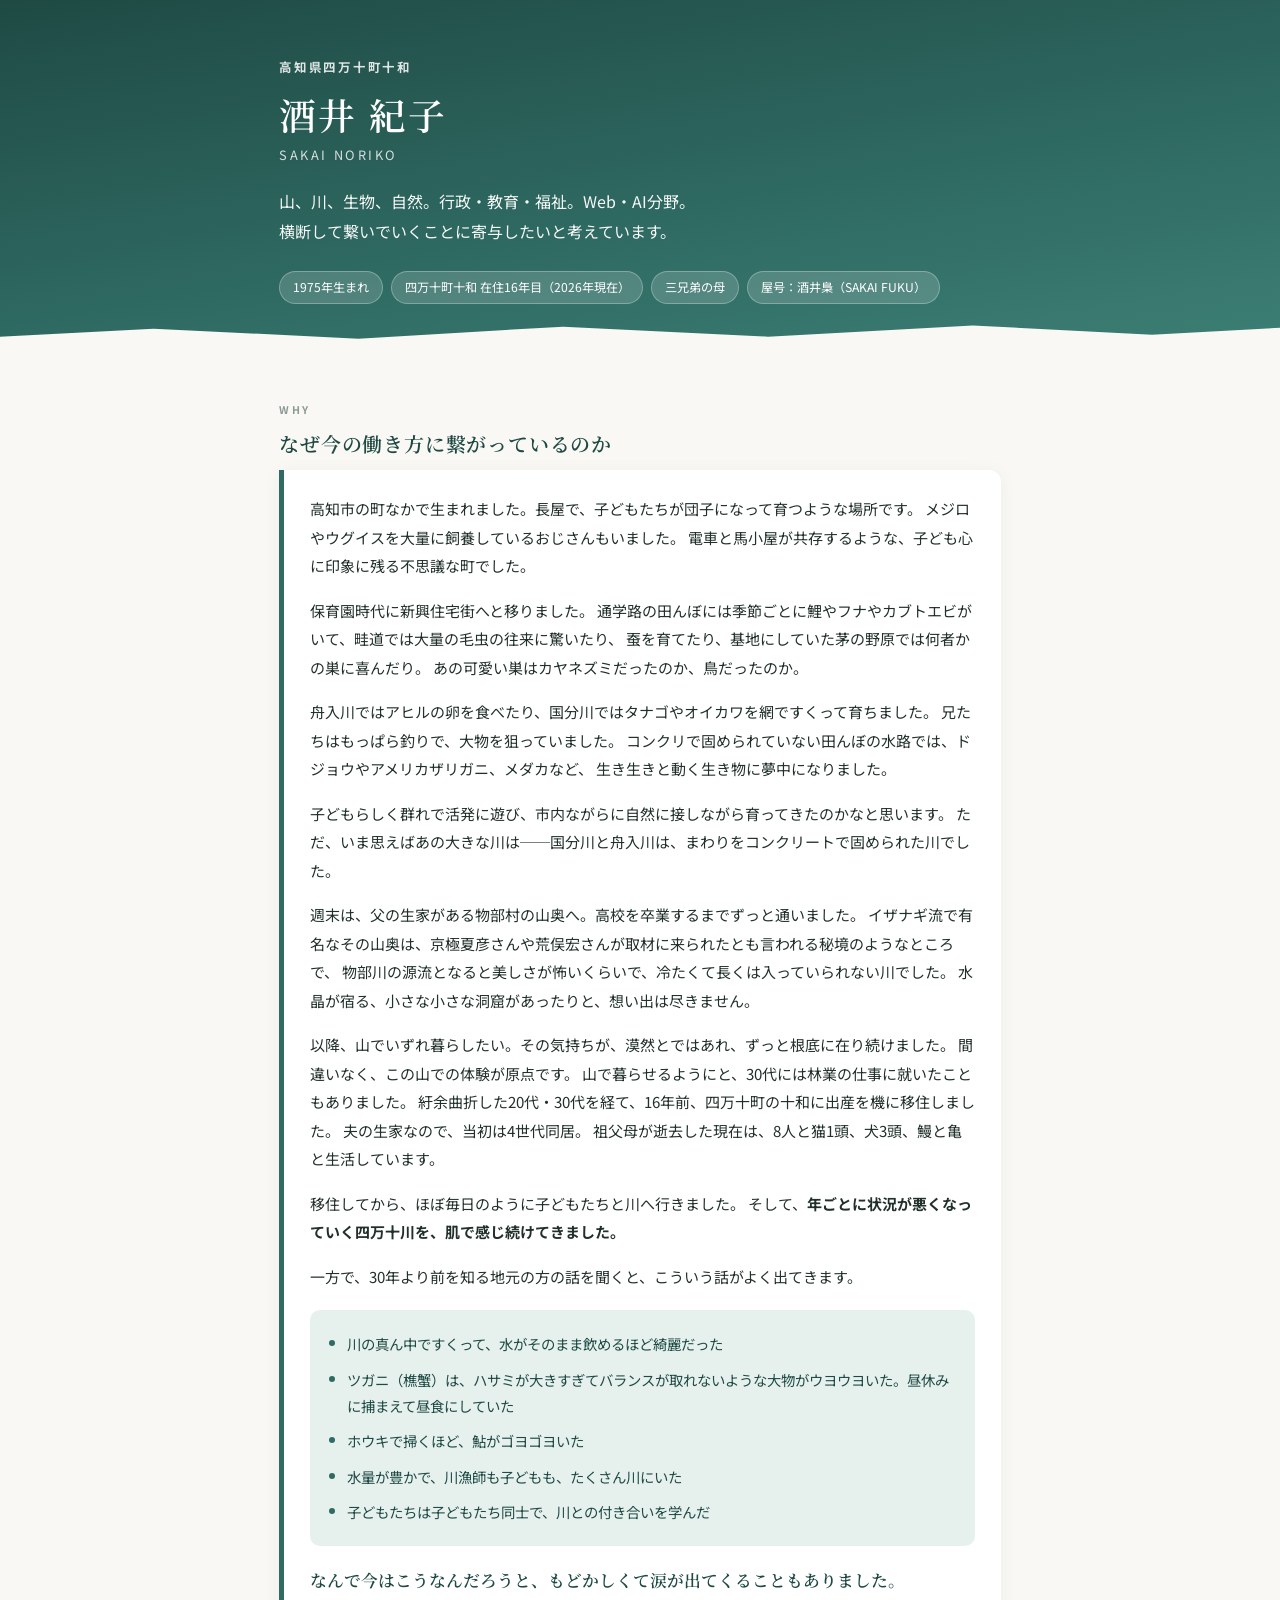
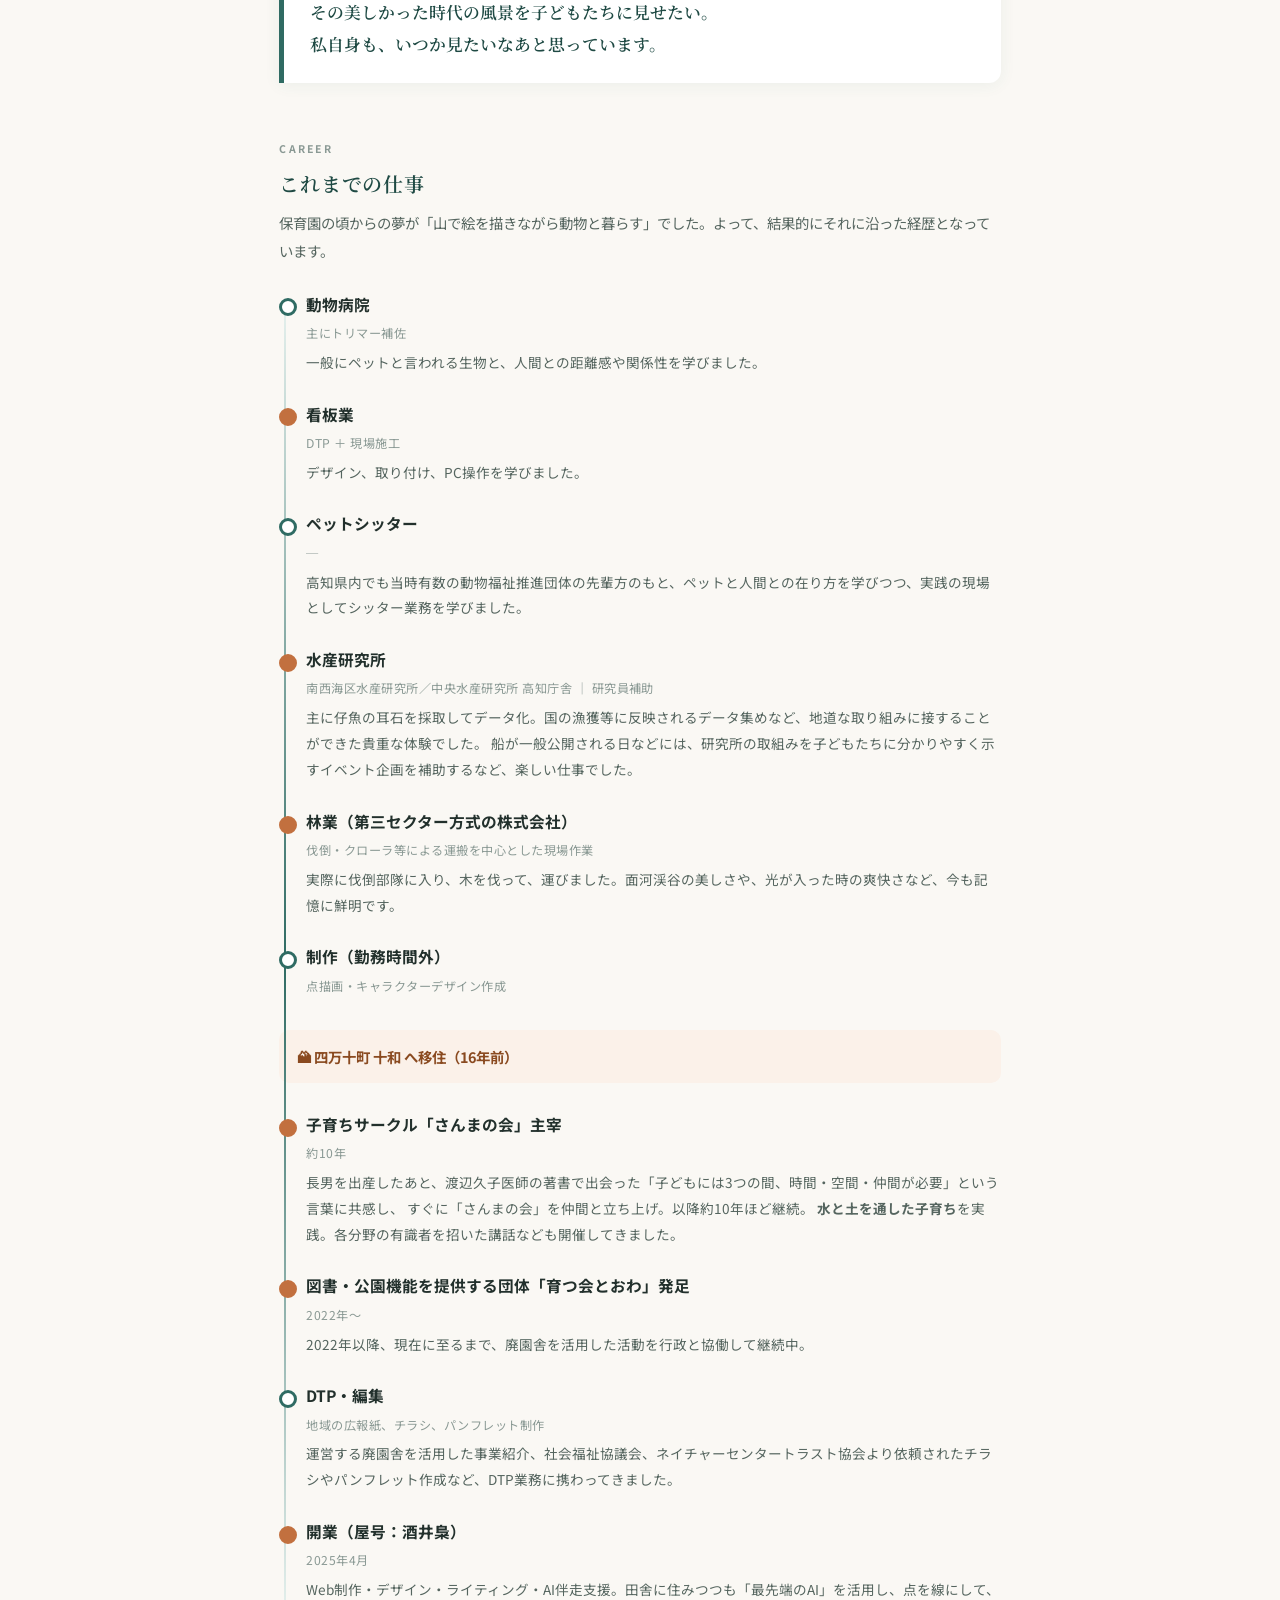
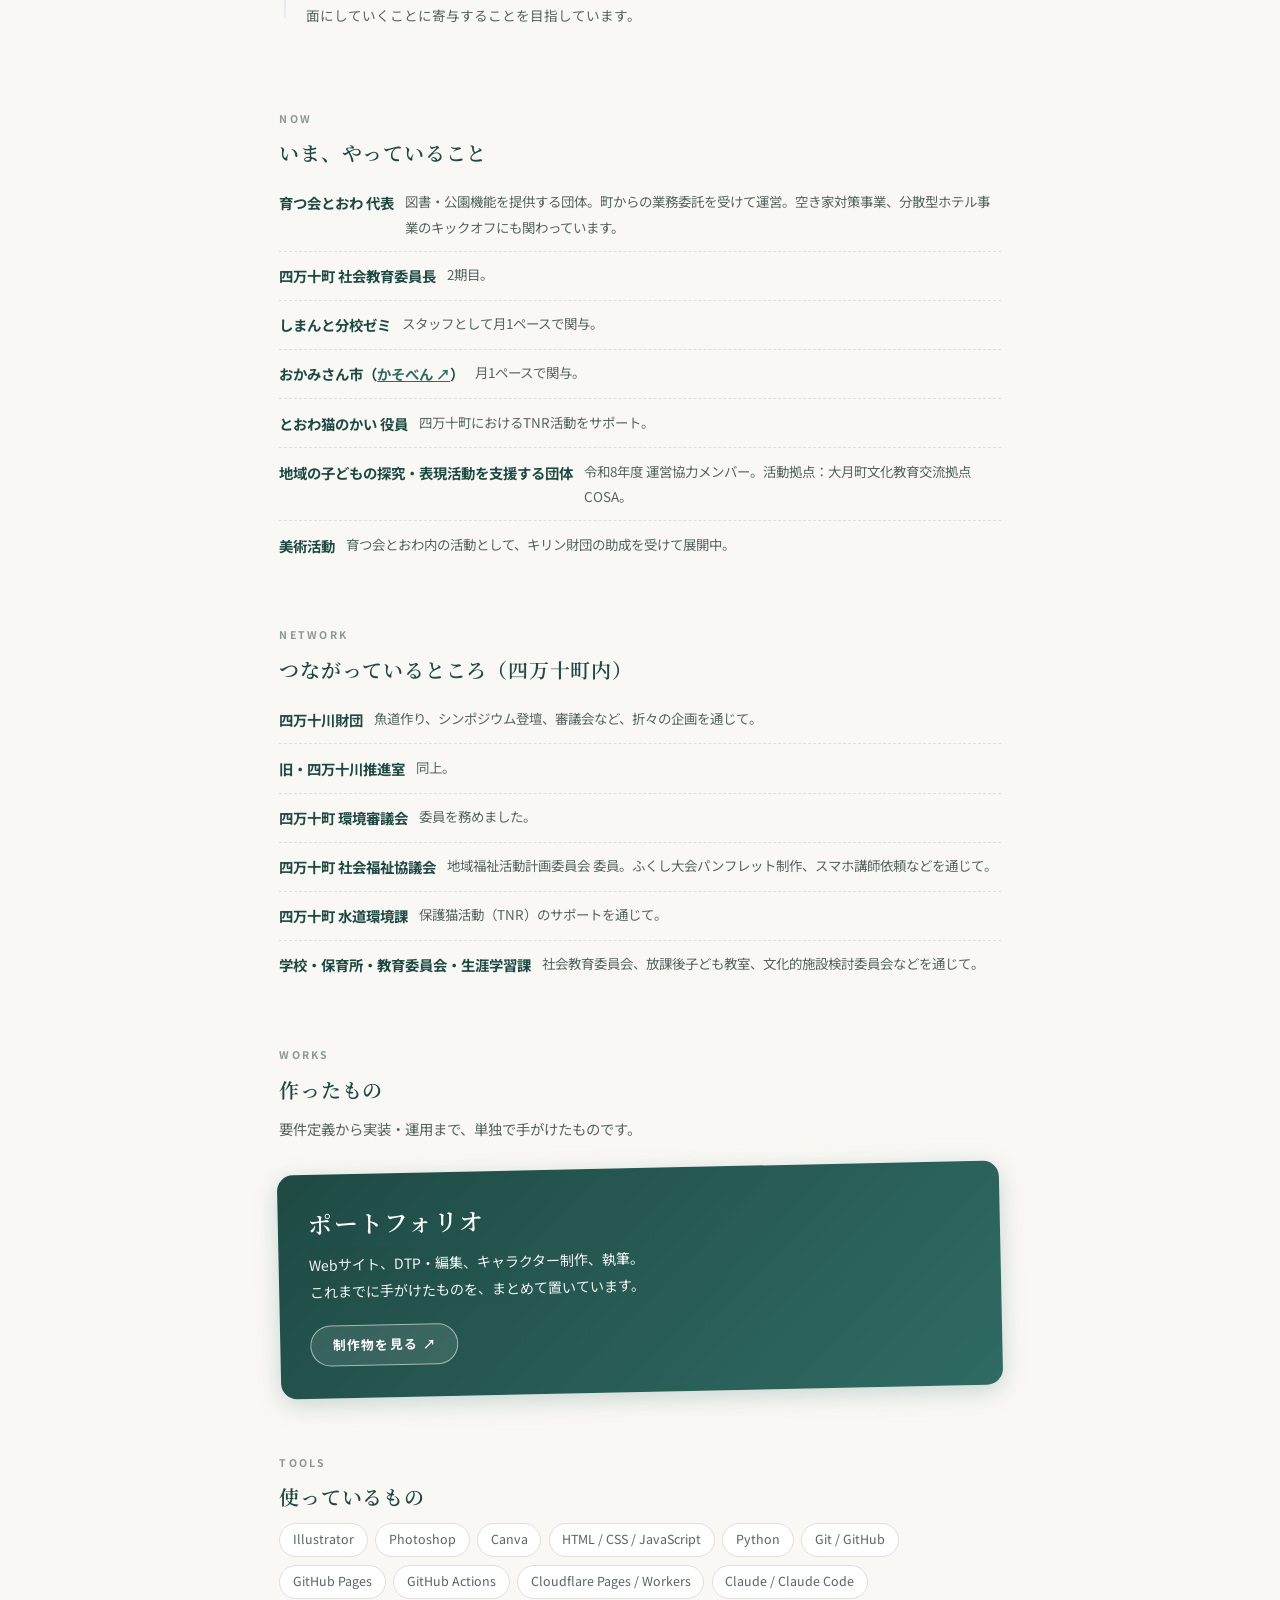
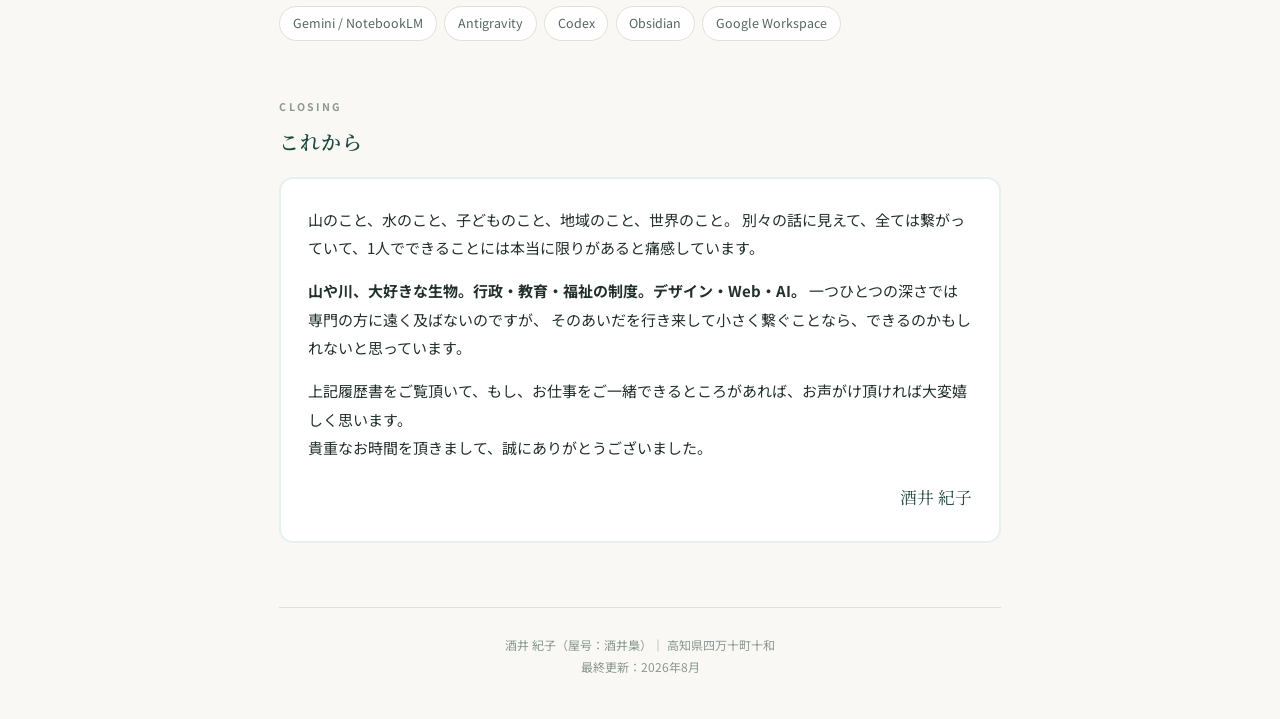
<file: profile/index.html>
<!DOCTYPE html>
<html lang="ja">
<head>
<meta charset="UTF-8">
<meta name="viewport" content="width=device-width, initial-scale=1.0">
<title>酒井 紀子 ｜ 高知県四万十町十和</title>
<meta name="description" content="山、川、生物、自然。行政・教育・福祉。Web・AI分野。横断して繋いでいきたいと考えています。高知県四万十町十和。">
<meta name="robots" content="noindex,nofollow">
<link rel="preconnect" href="https://fonts.googleapis.com">
<link rel="preconnect" href="https://fonts.gstatic.com" crossorigin>
<link href="https://fonts.googleapis.com/css2?family=Noto+Sans+JP:wght@400;500;700;900&family=Noto+Serif+JP:wght@400;600&display=swap" rel="stylesheet">
<style>
  :root{
    --ink:#22302c;
    --ink-soft:#55655f;
    --ink-faint:#8a9994;
    --river:#2f6b63;
    --river-dark:#1f4a44;
    --river-light:#e6f1ee;
    --sand:#faf8f4;
    --line:#e0e0da;
    --accent:#c2703f;
    --accent-light:#fbf1e9;
  }
  *{box-sizing:border-box;margin:0;padding:0}
  body{
    font-family:'Noto Sans JP',system-ui,sans-serif;
    background:var(--sand); color:var(--ink);
    line-height:1.9; font-size:15px;
    -webkit-text-size-adjust:100%;
  }
  .wrap{max-width:760px;margin:0 auto;padding:0 1.2rem}

  /* ===== ヒーロー ===== */
  .hero{
    background:linear-gradient(170deg,var(--river-dark) 0%,var(--river) 60%,#3d7f74 100%);
    color:#fff; padding:3.5rem 0 3rem; position:relative; overflow:hidden;
  }
  .hero::after{
    content:""; position:absolute; left:0; right:0; bottom:-1px; height:40px;
    background:var(--sand);
    clip-path:polygon(0 60%,12% 40%,28% 65%,44% 35%,60% 60%,76% 32%,90% 55%,100% 38%,100% 100%,0 100%);
  }
  .hero .wrap{position:relative;z-index:2}
  .hero .role{
    font-size:.78rem;letter-spacing:.22em;opacity:.85;font-weight:700;margin-bottom:.7rem;
  }
  .hero h1{
    font-family:'Noto Serif JP',serif;
    font-size:2.3rem;font-weight:600;letter-spacing:.06em;line-height:1.3;
  }
  .hero h1 .yomi{
    display:block;font-family:'Noto Sans JP',sans-serif;
    font-size:.8rem;letter-spacing:.2em;opacity:.8;font-weight:400;margin-top:.5rem;
  }
  .hero .tagline{
    margin-top:1.4rem;font-size:1rem;line-height:1.9;max-width:34em;opacity:.96;
  }
  .hero .meta{
    margin-top:1.5rem;display:flex;flex-wrap:wrap;gap:.5rem;
  }
  .hero .meta span{
    font-size:.76rem;background:rgba(255,255,255,.16);
    border:1px solid rgba(255,255,255,.28);
    border-radius:999px;padding:.25rem .8rem;
  }

  /* ===== セクション共通 ===== */
  section{padding:3rem 0 .5rem}
  h2{
    font-family:'Noto Serif JP',serif;
    font-size:1.25rem;font-weight:600;color:var(--river-dark);
    letter-spacing:.04em;margin-bottom:.4rem;
  }
  h2 .en{
    display:block;font-family:'Noto Sans JP',sans-serif;
    font-size:.66rem;letter-spacing:.22em;color:var(--ink-faint);
    font-weight:700;margin-bottom:.35rem;
  }
  .lead{color:var(--ink-soft);font-size:.9rem;margin-bottom:1.6rem}

  /* ===== 冒頭の「なぜ」 ===== */
  .why{
    background:#fff;border-left:5px solid var(--river);
    border-radius:0 12px 12px 0;padding:1.6rem 1.6rem 1.4rem;
    box-shadow:0 2px 16px rgba(47,107,99,.07);
  }
  .why p{margin-bottom:1rem}
  .why p:last-child{margin-bottom:0}
  .voices{
    margin:1.2rem 0;padding:1rem 1.2rem;
    background:var(--river-light);border-radius:10px;
  }
  .voices li{
    list-style:none;font-size:.9rem;color:var(--river-dark);
    padding:.3rem 0 .3rem 1.1rem;position:relative;line-height:1.8;
  }
  .voices li::before{
    content:"";position:absolute;left:0;top:.95em;
    width:6px;height:6px;border-radius:50%;background:var(--river);
  }
  .why .punch{
    font-family:'Noto Serif JP',serif;font-size:1.05rem;
    color:var(--river-dark);font-weight:600;line-height:1.9;
  }

  /* ===== 年表 ===== */
  .tl{position:relative;padding-left:1.7rem;margin-top:.6rem}
  .tl::before{
    content:"";position:absolute;left:5px;top:.7rem;bottom:.7rem;
    width:2px;background:linear-gradient(var(--river-light),var(--river),var(--river-light));
  }
  .tl-item{position:relative;margin-bottom:1.5rem}
  .tl-item::before{
    content:"";position:absolute;left:-1.7rem;top:.55rem;
    width:12px;height:12px;border-radius:50%;
    background:#fff;border:3px solid var(--river);
  }
  .tl-item.mark::before{background:var(--accent);border-color:var(--accent)}
  .tl-item h3{font-size:.98rem;color:var(--ink);margin-bottom:.15rem}
  .tl-item .sub{font-size:.76rem;color:var(--ink-faint);letter-spacing:.04em;margin-bottom:.3rem}
  .tl-item p{font-size:.85rem;color:var(--ink-soft)}
  .tl-break{
    margin:2rem 0 1.7rem -1.7rem;padding:.8rem 1.1rem;
    background:var(--accent-light);border-radius:10px;
    font-size:.9rem;color:#8a4a20;font-weight:700;
  }

  /* ===== リスト系 ===== */
  .plain{list-style:none}
  .plain li{
    padding:.65rem 0;border-bottom:1px dashed var(--line);
    font-size:.9rem;display:flex;gap:.7rem;align-items:flex-start;
  }
  .plain li:last-child{border-bottom:none}
  .plain li b{color:var(--river-dark);flex-shrink:0}
  .plain li span{color:var(--ink-soft);font-size:.84rem}

  .tags{display:flex;flex-wrap:wrap;gap:.45rem;margin-top:.3rem}
  .tags span{
    font-size:.78rem;background:#fff;border:1px solid var(--line);
    border-radius:999px;padding:.28rem .8rem;color:var(--ink-soft);
  }

  /* ===== 作ったもの（ポートフォリオへの入口） ===== */
  .pf{
    display:block;text-decoration:none;color:#fff;
    background:linear-gradient(135deg,var(--river-dark) 0%,var(--river) 100%);
    border-radius:16px;padding:2rem 1.9rem;margin:.6rem 0 .3rem;
    box-shadow:0 6px 24px rgba(47,107,99,.24);
    position:relative;overflow:hidden;
    transform:rotate(-1.2deg);
    transition:transform .25s ease,box-shadow .25s ease;
  }
  .pf:hover{
    transform:rotate(0deg) translateY(-3px) scale(1.015);
    box-shadow:0 14px 34px rgba(47,107,99,.34);
  }
  /* 斜めに光が流れる */
  .pf::after{
    content:"";position:absolute;top:-60%;left:-40%;
    width:35%;height:220%;pointer-events:none;
    background:linear-gradient(100deg,transparent,rgba(255,255,255,.3),transparent);
    transform:rotate(16deg);
    animation:pf-shine 5s ease-in-out infinite;
  }
  @keyframes pf-shine{0%{left:-40%}55%,100%{left:125%}}
  .pf .pf-t,.pf .pf-d,.pf .pf-go{position:relative;z-index:1}
  .pf .pf-t{
    font-family:'Noto Serif JP',serif;font-size:1.5rem;
    font-weight:600;letter-spacing:.06em;line-height:1.4;
  }
  .pf .pf-d{font-size:.88rem;line-height:1.9;opacity:.94;margin-top:.7rem}
  .pf .pf-go{
    display:inline-block;margin-top:1.3rem;
    font-size:.8rem;font-weight:700;letter-spacing:.1em;
    border:1px solid rgba(255,255,255,.55);border-radius:999px;
    padding:.45rem 1.3rem;background:rgba(255,255,255,.1);
    animation:pf-nudge 2s ease-in-out infinite;
  }
  @keyframes pf-nudge{0%,100%{transform:translateX(0)}50%{transform:translateX(5px)}}
  /* 動きが苦手な人の設定を尊重する */
  @media(prefers-reduced-motion:reduce){
    .pf{transform:none}
    .pf::after,.pf .pf-go{animation:none}
  }

  /* ===== 締め ===== */
  .closing{
    background:#fff;border:2px solid var(--river-light);
    border-radius:14px;padding:1.7rem;margin-top:1rem;
  }
  .closing p{margin-bottom:.9rem}
  .closing p:last-child{margin-bottom:0}
  .closing .sig{
    font-family:'Noto Serif JP',serif;font-size:1.05rem;
    color:var(--river-dark);text-align:right;margin-top:1.2rem;
  }

  footer{
    margin-top:3.5rem;padding:1.6rem 0 2.5rem;
    border-top:1px solid var(--line);
    font-size:.75rem;color:var(--ink-faint);text-align:center;
  }
  footer a{color:var(--river)}

  @media(max-width:600px){
    .hero{padding:2.8rem 0 2.4rem}
    .hero h1{font-size:1.8rem}
    .pf{padding:1.6rem 1.4rem}
    .pf .pf-t{font-size:1.3rem}
    section{padding:2.4rem 0 .5rem}
    /* 見出しが長いと説明の幅が潰れるので、狭い画面では縦に積む */
    .plain li{flex-direction:column;gap:.2rem}
    .plain li b{white-space:normal}
    .plain li span{font-size:.86rem}
    .why{padding:1.3rem 1.2rem 1.1rem}
    .voices{padding:.9rem 1rem}
    .tl-item .sub{line-height:1.6}
    /* 強制改行は画面が広い前提。狭い画面では自然に折り返させる */
    .punch br,.hero .tagline br{display:none}
  }
</style>
</head>
<body>

<!-- ==================================================================
     ■ 編集のしかた
     ・文章は、この下の本文を書き換えるだけでOK。
     ・「▼▼▼ ここから」「▲▲▲ ここまで」がセクションの区切りの目印。
     ・見た目（色・文字）を変えたいときは、上の :root の色コードを変える。
     ・迷ったら、変える前にファイルをコピーして残しておくと安心。
     ================================================================== -->


<!-- ▼▼▼ ここから：名前と肩書き ▼▼▼ -->
<div class="hero">
  <div class="wrap">
    <div class="role">高知県四万十町十和</div>
    <h1>酒井 紀子<span class="yomi">SAKAI NORIKO</span></h1>
    <p class="tagline">
      山、川、生物、自然。行政・教育・福祉。Web・AI分野。<br>
      横断して繋いでいくことに寄与したいと考えています。
    </p>
    <div class="meta">
      <span>1975年生まれ</span>
      <span>四万十町十和 在住16年目（2026年現在）</span>
      <span>三兄弟の母</span>
      <span>屋号：酒井梟（SAKAI FUKU）</span>
    </div>
  </div>
</div>
<!-- ▲▲▲ ここまで：名前と肩書き ▲▲▲ -->


<div class="wrap">

<!-- ▼▼▼ ここから：なぜこの仕事をしているか（いちばん大事なところ） ▼▼▼ -->
<section>
  <h2><span class="en">WHY</span>なぜ今の働き方に繋がっているのか</h2>
  <div class="why">
    <p>
      高知市の町なかで生まれました。長屋で、子どもたちが団子になって育つような場所です。
      メジロやウグイスを大量に飼養しているおじさんもいました。
      電車と馬小屋が共存するような、子ども心に印象に残る不思議な町でした。
    </p>
    <p>
      保育園時代に新興住宅街へと移りました。
      通学路の田んぼには季節ごとに鯉やフナやカブトエビがいて、畦道では大量の毛虫の往来に驚いたり、
      蚕を育てたり、基地にしていた茅の野原では何者かの巣に喜んだり。
      あの可愛い巣はカヤネズミだったのか、鳥だったのか。
    </p>
    <p>
      舟入川ではアヒルの卵を食べたり、国分川ではタナゴやオイカワを網ですくって育ちました。
      兄たちはもっぱら釣りで、大物を狙っていました。
      コンクリで固められていない田んぼの水路では、ドジョウやアメリカザリガニ、メダカなど、
      生き生きと動く生き物に夢中になりました。
    </p>
    <p>
      子どもらしく群れで活発に遊び、市内ながらに自然に接しながら育ってきたのかなと思います。
      ただ、いま思えばあの大きな川は──国分川と舟入川は、まわりをコンクリートで固められた川でした。
    </p>
    <p>
      週末は、父の生家がある物部村の山奥へ。高校を卒業するまでずっと通いました。
      イザナギ流で有名なその山奥は、京極夏彦さんや荒俣宏さんが取材に来られたとも言われる秘境のようなところで、
      物部川の源流となると美しさが怖いくらいで、冷たくて長くは入っていられない川でした。
      水晶が宿る、小さな小さな洞窟があったりと、想い出は尽きません。
    </p>
    <p>
      以降、山でいずれ暮らしたい。その気持ちが、漠然とではあれ、ずっと根底に在り続けました。
      間違いなく、この山での体験が原点です。
      山で暮らせるようにと、30代には林業の仕事に就いたこともありました。
      紆余曲折した20代・30代を経て、16年前、四万十町の十和に出産を機に移住しました。
      夫の生家なので、当初は4世代同居。
      祖父母が逝去した現在は、8人と猫1頭、犬3頭、鰻と亀と生活しています。
    </p>
    <p>
      移住してから、ほぼ毎日のように子どもたちと川へ行きました。
      そして、<b>年ごとに状況が悪くなっていく四万十川を、肌で感じ続けてきました。</b>
    </p>
    <p>一方で、30年より前を知る地元の方の話を聞くと、こういう話がよく出てきます。</p>
    <ul class="voices">
      <li>川の真ん中ですくって、水がそのまま飲めるほど綺麗だった</li>
      <li>ツガニ（樵蟹）は、ハサミが大きすぎてバランスが取れないような大物がウヨウヨいた。昼休みに捕まえて昼食にしていた</li>
      <li>ホウキで掃くほど、鮎がゴヨゴヨいた</li>
      <li>水量が豊かで、川漁師も子どもも、たくさん川にいた</li>
      <li>子どもたちは子どもたち同士で、川との付き合いを学んだ</li>
    </ul>
    <p class="punch">
      なんで今はこうなんだろうと、もどかしくて涙が出てくることもありました。<br>
      その美しかった時代の風景を子どもたちに見せたい。<br>
      私自身も、いつか見たいなあと思っています。
    </p>
  </div>
</section>
<!-- ▲▲▲ ここまで：なぜ ▲▲▲ -->


<!-- ▼▼▼ ここから：これまでの仕事（学歴は入れていません） ▼▼▼ -->
<section>
  <h2><span class="en">CAREER</span>これまでの仕事</h2>
  <p class="lead">保育園の頃からの夢が「山で絵を描きながら動物と暮らす」でした。よって、結果的にそれに沿った経歴となっています。</p>

  <div class="tl">

    <div class="tl-item">
      <h3>動物病院</h3>
      <div class="sub">主にトリマー補佐</div>
      <p>一般にペットと言われる生物と、人間との距離感や関係性を学びました。</p>
    </div>

    <div class="tl-item mark">
      <h3>看板業</h3>
      <div class="sub">DTP ＋ 現場施工</div>
      <p>デザイン、取り付け、PC操作を学びました。</p>
    </div>

    <div class="tl-item">
      <h3>ペットシッター</h3>
      <div class="sub">─</div>
      <p>高知県内でも当時有数の動物福祉推進団体の先輩方のもと、ペットと人間との在り方を学びつつ、実践の現場としてシッター業務を学びました。</p>
    </div>

    <div class="tl-item mark">
      <h3>水産研究所</h3>
      <div class="sub">南西海区水産研究所／中央水産研究所 高知庁舎 ｜ 研究員補助</div>
      <p>
        主に仔魚の耳石を採取してデータ化。国の漁獲等に反映されるデータ集めなど、地道な取り組みに接することができた貴重な体験でした。
        船が一般公開される日などには、研究所の取組みを子どもたちに分かりやすく示すイベント企画を補助するなど、楽しい仕事でした。
      </p>
    </div>

    <div class="tl-item mark">
      <h3>林業（第三セクター方式の株式会社）</h3>
      <div class="sub">伐倒・クローラ等による運搬を中心とした現場作業</div>
      <p>実際に伐倒部隊に入り、木を伐って、運びました。面河渓谷の美しさや、光が入った時の爽快さなど、今も記憶に鮮明です。</p>
    </div>

    <div class="tl-item">
      <h3>制作（勤務時間外）</h3>
      <div class="sub">点描画・キャラクターデザイン作成</div>
    </div>

    <div class="tl-break">🏔 四万十町 十和 へ移住（16年前）</div>

    <div class="tl-item mark">
      <h3>子育ちサークル「さんまの会」主宰</h3>
      <div class="sub">約10年</div>
      <p>
        長男を出産したあと、渡辺久子医師の著書で出会った「子どもには3つの間、時間・空間・仲間が必要」という言葉に共感し、
        すぐに「さんまの会」を仲間と立ち上げ。以降約10年ほど継続。
        <b>水と土を通した子育ち</b>を実践。各分野の有識者を招いた講話なども開催してきました。
      </p>
    </div>

    <div class="tl-item mark">
      <h3>図書・公園機能を提供する団体「育つ会とおわ」発足</h3>
      <div class="sub">2022年〜</div>
      <p>2022年以降、現在に至るまで、廃園舎を活用した活動を行政と協働して継続中。</p>
    </div>

    <div class="tl-item">
      <h3>DTP・編集</h3>
      <div class="sub">地域の広報紙、チラシ、パンフレット制作</div>
      <p>運営する廃園舎を活用した事業紹介、社会福祉協議会、ネイチャーセンタートラスト協会より依頼されたチラシやパンフレット作成など、DTP業務に携わってきました。</p>
    </div>

    <div class="tl-item mark">
      <h3>開業（屋号：酒井梟）</h3>
      <div class="sub">2025年4月</div>
      <p>Web制作・デザイン・ライティング・AI伴走支援。田舎に住みつつも「最先端のAI」を活用し、点を線にして、面にしていくことに寄与することを目指しています。</p>
    </div>

  </div>
</section>
<!-- ▲▲▲ ここまで：これまでの仕事 ▲▲▲ -->


<!-- ▼▼▼ ここから：いまやっていること ▼▼▼ -->
<section>
  <h2><span class="en">NOW</span>いま、やっていること</h2>
  <ul class="plain">
    <li><b>育つ会とおわ 代表</b><span>図書・公園機能を提供する団体。町からの業務委託を受けて運営。空き家対策事業、分散型ホテル事業のキックオフにも関わっています。</span></li>
    <li><b>四万十町 社会教育委員長</b><span>2期目。</span></li>
    <li><b>しまんと分校ゼミ</b><span>スタッフとして月1ペースで関与。</span></li>
    <li><b>おかみさん市（<a href="https://kasoben.net/" target="_blank" rel="noopener" style="color:var(--river)">かそべん ↗</a>）</b><span>月1ペースで関与。</span></li>
    <li><b>とおわ猫のかい 役員</b><span>四万十町におけるTNR活動をサポート。</span></li>
    <li><b>地域の子どもの探究・表現活動を支援する団体</b><span>令和8年度 運営協力メンバー。活動拠点：大月町文化教育交流拠点 COSA。</span></li>
    <li><b>美術活動</b><span>育つ会とおわ内の活動として、キリン財団の助成を受けて展開中。</span></li>
  </ul>
</section>
<!-- ▲▲▲ ここまで：いまやっていること ▲▲▲ -->


<!-- ▼▼▼ ここから：つながっているところ ▼▼▼ -->
<section>
  <h2><span class="en">NETWORK</span>つながっているところ（四万十町内）</h2>
  <ul class="plain">
    <li><b>四万十川財団</b><span>魚道作り、シンポジウム登壇、審議会など、折々の企画を通じて。</span></li>
    <li><b>旧・四万十川推進室</b><span>同上。</span></li>
    <li><b>四万十町 環境審議会</b><span>委員を務めました。</span></li>
    <li><b>四万十町 社会福祉協議会</b><span>地域福祉活動計画委員会 委員。ふくし大会パンフレット制作、スマホ講師依頼などを通じて。</span></li>
    <li><b>四万十町 水道環境課</b><span>保護猫活動（TNR）のサポートを通じて。</span></li>
    <li><b>学校・保育所・教育委員会・生涯学習課</b><span>社会教育委員会、放課後子ども教室、文化的施設検討委員会などを通じて。</span></li>
  </ul>
</section>
<!-- ▲▲▲ ここまで：つながっているところ ▲▲▲ -->


<!-- ▼▼▼ ここから：作ったもの（リンクを増やすときはこの <a> を1つコピーして中身を変える） ▼▼▼ -->
<section>
  <h2><span class="en">WORKS</span>作ったもの</h2>
  <p class="lead">要件定義から実装・運用まで、単独で手がけたものです。</p>

  <a class="pf" href="https://tetiteti36-wq.github.io/portfolio/" target="_blank" rel="noopener">
    <div class="pf-t">ポートフォリオ</div>
    <div class="pf-d">
      Webサイト、DTP・編集、キャラクター制作、執筆。<br>
      これまでに手がけたものを、まとめて置いています。
    </div>
    <div class="pf-go">制作物を見る ↗</div>
  </a>

</section>
<!-- ▲▲▲ ここまで：作ったもの ▲▲▲ -->


<!-- ▼▼▼ ここから：できることの道具（増減自由） ▼▼▼ -->
<section>
  <h2><span class="en">TOOLS</span>使っているもの</h2>
  <div class="tags">
    <span>Illustrator</span><span>Photoshop</span><span>Canva</span>
    <span>HTML / CSS / JavaScript</span><span>Python</span>
    <span>Git / GitHub</span><span>GitHub Pages</span><span>GitHub Actions</span>
    <span>Cloudflare Pages / Workers</span>
    <span>Claude / Claude Code</span><span>Gemini / NotebookLM</span><span>Antigravity</span><span>Codex</span>
    <span>Obsidian</span><span>Google Workspace</span>
  </div>
</section>
<!-- ▲▲▲ ここまで：使っているもの ▲▲▲ -->


<!-- ▼▼▼ ここから：締めのことば ▼▼▼ -->
<section>
  <h2><span class="en">CLOSING</span>これから</h2>
  <div class="closing">
    <p>
      山のこと、水のこと、子どものこと、地域のこと、世界のこと。
      別々の話に見えて、全ては繋がっていて、1人でできることには本当に限りがあると痛感しています。
    </p>
    <p>
      <b>山や川、大好きな生物。行政・教育・福祉の制度。デザイン・Web・AI。</b>
      一つひとつの深さでは専門の方に遠く及ばないのですが、
      そのあいだを行き来して小さく繋ぐことなら、できるのかもしれないと思っています。
    </p>
    <p>
      上記履歴書をご覧頂いて、もし、お仕事をご一緒できるところがあれば、お声がけ頂ければ大変嬉しく思います。<br>
      貴重なお時間を頂きまして、誠にありがとうございました。
    </p>
    <p class="sig">酒井 紀子</p>
  </div>
</section>
<!-- ▲▲▲ ここまで：締めのことば ▲▲▲ -->


<!-- ▼▼▼ ここから：連絡先（載せたいときは style の "display:none" を消す） ▼▼▼ -->
<section style="display:none">
  <h2><span class="en">CONTACT</span>連絡先</h2>
  <ul class="plain">
    <li><b>Mail</b><span>ここにメールアドレスを書く</span></li>
  </ul>
</section>
<!-- ▲▲▲ ここまで：連絡先 ▲▲▲ -->


<footer>
  酒井 紀子（屋号：酒井梟）｜ 高知県四万十町十和<br>
  最終更新：2026年8月
</footer>

</div>

</body>
</html>
</file>
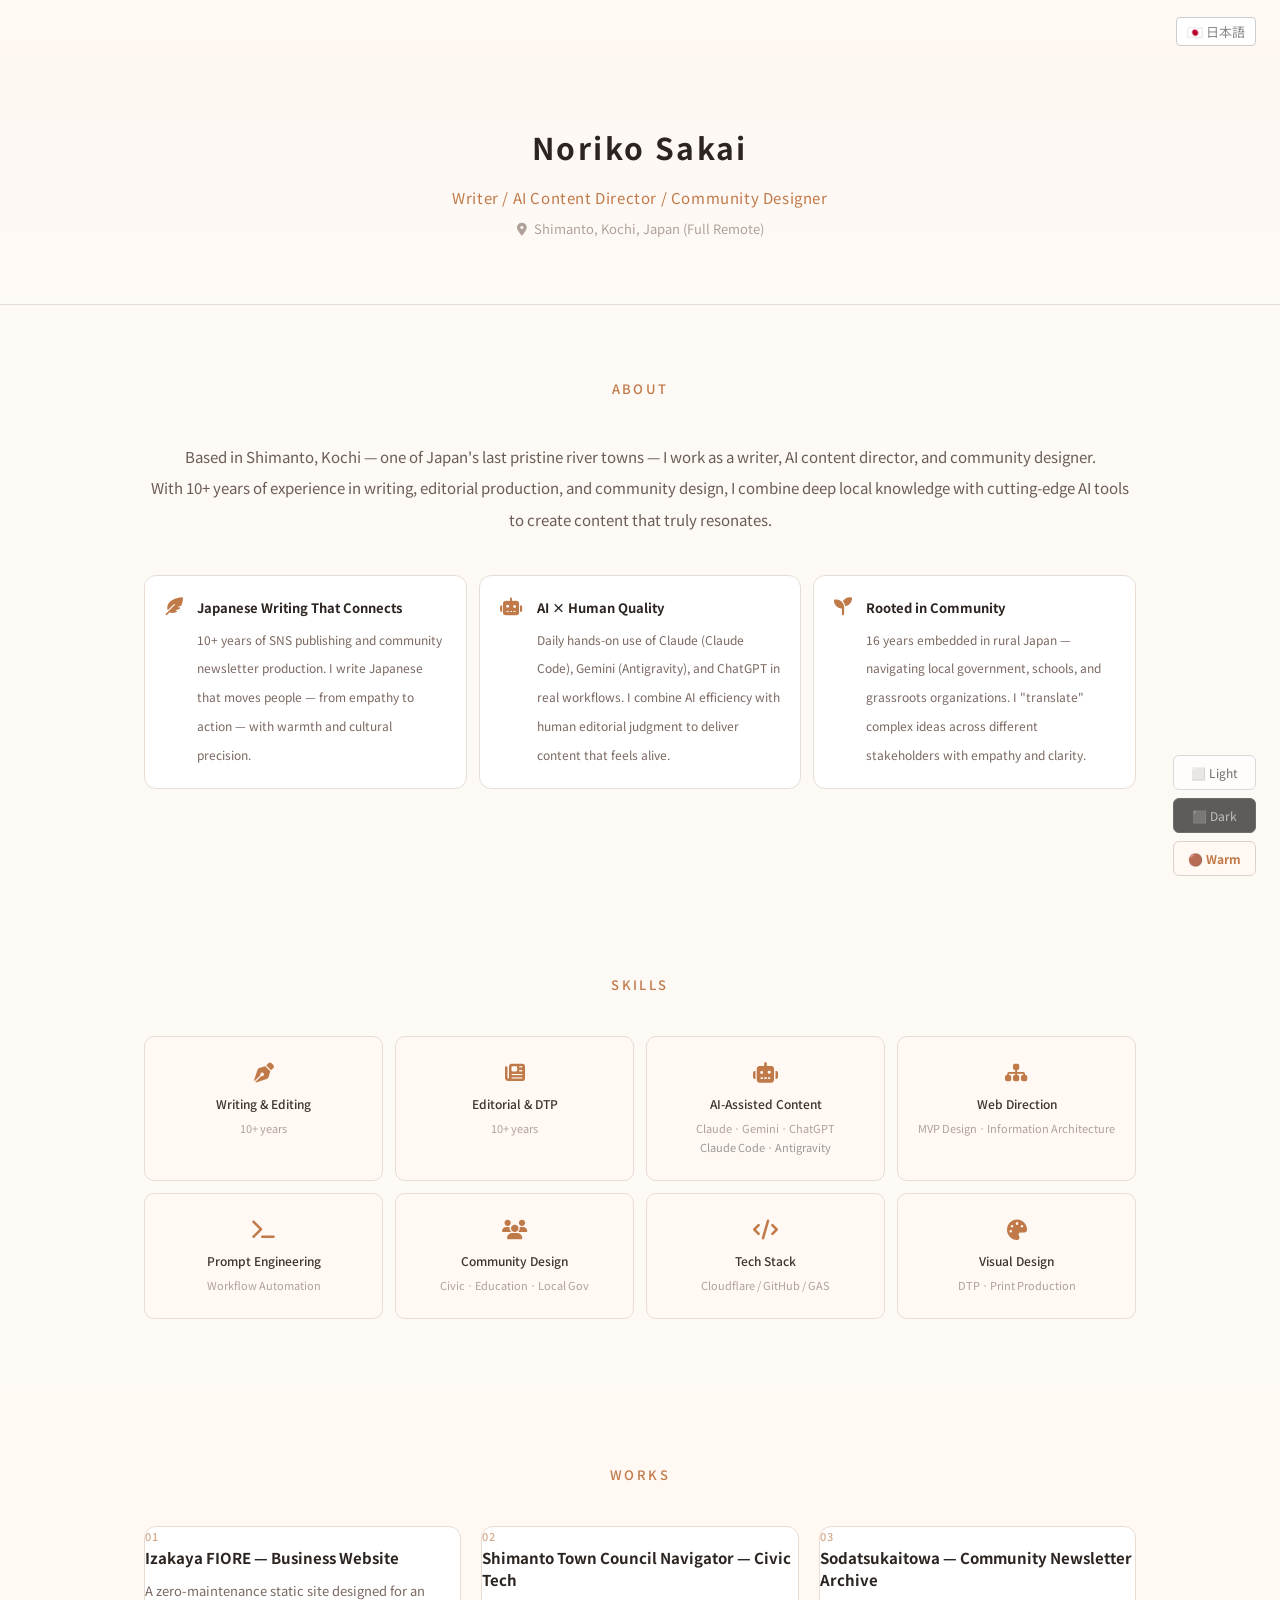
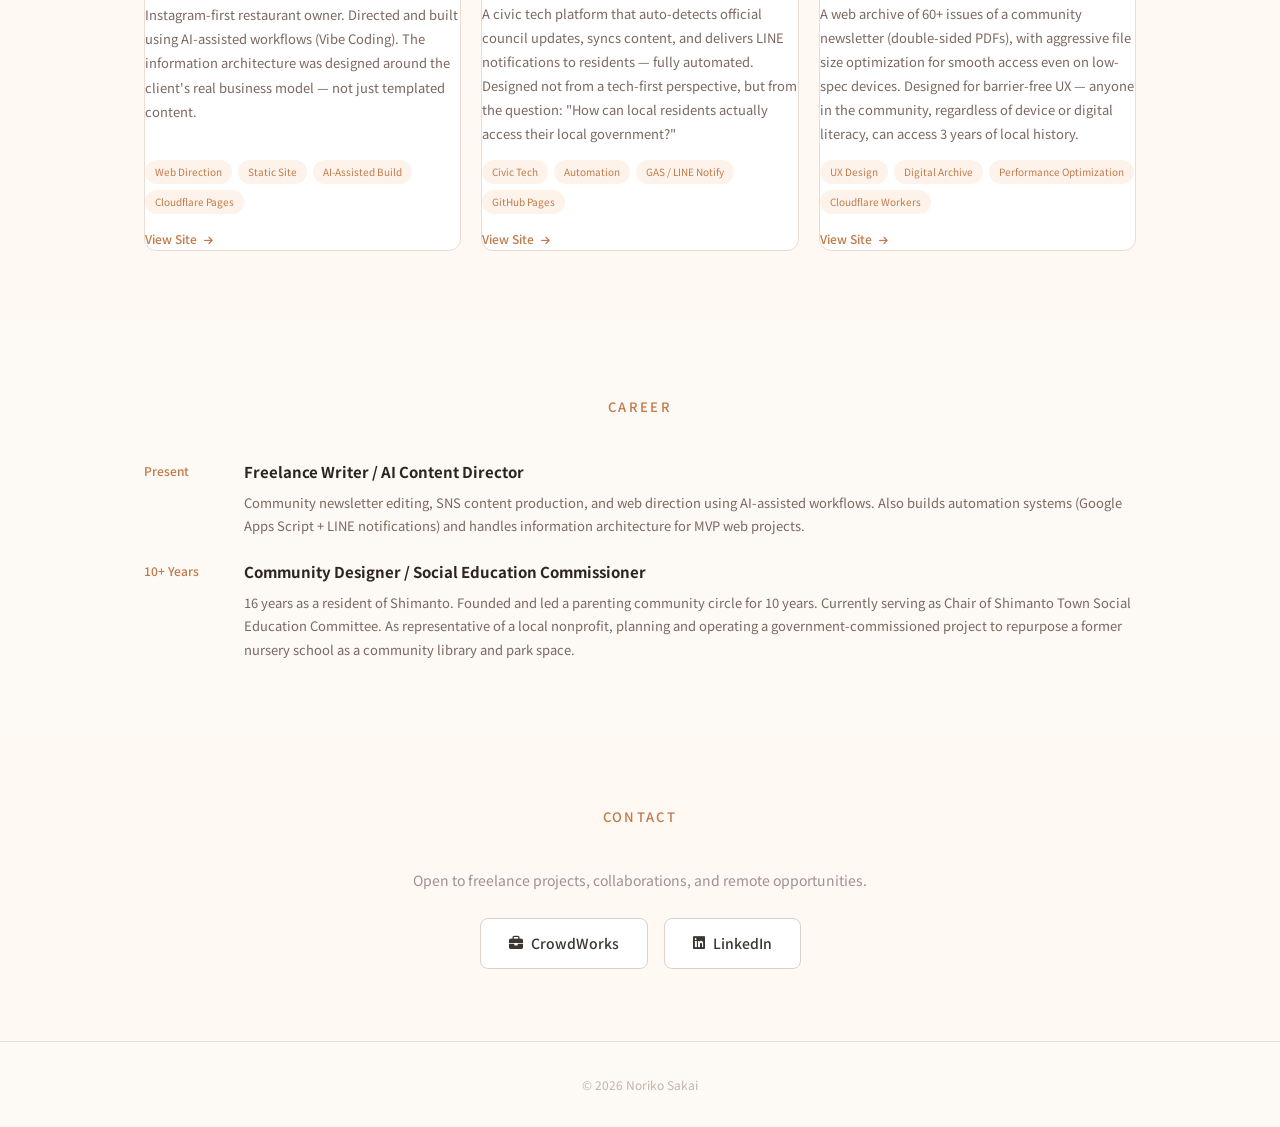
<file: index_en.html>
<!DOCTYPE html>
<html lang="en">
<head>
  <meta charset="UTF-8">
  <meta name="viewport" content="width=device-width, initial-scale=1.0">
  <title>Noriko Sakai | Portfolio</title>
  <link rel="preconnect" href="https://fonts.googleapis.com">
  <link href="https://fonts.googleapis.com/css2?family=Noto+Sans+JP:wght@300;400;500;700&display=swap" rel="stylesheet">
  <link rel="stylesheet" href="https://cdnjs.cloudflare.com/ajax/libs/font-awesome/6.5.1/css/all.min.css">
  <link rel="stylesheet" id="theme-css" href="style-warm.css">
  <style>
    .theme-switcher {
      position: fixed;
      bottom: 24px;
      right: 24px;
      display: flex;
      flex-direction: column;
      gap: 8px;
      z-index: 100;
    }
    .theme-btn {
      padding: 8px 14px;
      border: none;
      border-radius: 6px;
      font-size: 12px;
      font-family: 'Noto Sans JP', sans-serif;
      cursor: pointer;
      opacity: 0.7;
      transition: opacity 0.2s;
      white-space: nowrap;
    }
    .theme-btn:hover { opacity: 1; }
    .theme-btn.active { opacity: 1; font-weight: bold; }
    .theme-btn.white { background: #fff; color: #333; border: 1px solid #ccc; }
    .theme-btn.dark  { background: #1a1a1a; color: #aaa; border: 1px solid #333; }
    .theme-btn.warm  { background: #fff8f3; color: #c07a4a; border: 1px solid #ddd0c8; }
    .lang-switch {
      position: fixed;
      top: 16px;
      right: 24px;
      z-index: 100;
    }
    .lang-switch a {
      font-size: 13px;
      color: #888;
      text-decoration: none;
      padding: 4px 10px;
      border: 1px solid #ccc;
      border-radius: 4px;
      background: white;
    }
    .lang-switch a:hover { color: #333; border-color: #999; }
  </style>
</head>
<body>

  <!-- Language Switch -->
  <div class="lang-switch">
    <a href="index.html">🇯🇵 日本語</a>
  </div>

  <!-- Header -->
  <header class="header">
    <div class="container">
      <h1 class="header__name">Noriko Sakai</h1>
      <p class="header__title">Writer / AI Content Director / Community Designer</p>
      <p class="header__location"><i class="fas fa-map-marker-alt"></i> Shimanto, Kochi, Japan (Full Remote)</p>
    </div>
  </header>

  <!-- About -->
  <section class="section about">
    <div class="container">
      <h2 class="section__heading">About</h2>
      <p class="about__text">
        Based in Shimanto, Kochi — one of Japan's last pristine river towns — I work as a writer, AI content director, and community designer.<br class="pc-only">
        With 10+ years of experience in writing, editorial production, and community design, I combine deep local knowledge with cutting-edge AI tools to create content that truly resonates.
      </p>

      <div class="about__values">
        <div class="value-item">
          <i class="fas fa-feather-alt"></i>
          <div>
            <strong>Japanese Writing That Connects</strong>
            <span>10+ years of SNS publishing and community newsletter production. I write Japanese that moves people — from empathy to action — with warmth and cultural precision.</span>
          </div>
        </div>
        <div class="value-item">
          <i class="fas fa-robot"></i>
          <div>
            <strong>AI × Human Quality</strong>
            <span>Daily hands-on use of Claude (Claude Code), Gemini (Antigravity), and ChatGPT in real workflows. I combine AI efficiency with human editorial judgment to deliver content that feels alive.</span>
          </div>
        </div>
        <div class="value-item">
          <i class="fas fa-seedling"></i>
          <div>
            <strong>Rooted in Community</strong>
            <span>16 years embedded in rural Japan — navigating local government, schools, and grassroots organizations. I "translate" complex ideas across different stakeholders with empathy and clarity.</span>
          </div>
        </div>
      </div>
    </div>
  </section>

  <!-- Skills -->
  <section class="section skills">
    <div class="container">
      <h2 class="section__heading">Skills</h2>
      <div class="skills__grid">
        <div class="skill-card">
          <i class="fas fa-pen-nib"></i>
          <h3>Writing & Editing</h3>
          <p>10+ years</p>
        </div>
        <div class="skill-card">
          <i class="fas fa-newspaper"></i>
          <h3>Editorial & DTP</h3>
          <p>10+ years</p>
        </div>
        <div class="skill-card">
          <i class="fas fa-robot"></i>
          <h3>AI-Assisted Content</h3>
          <p>Claude · Gemini · ChatGPT<br><span style="font-size: 11px; color: #999;">Claude Code · Antigravity</span></p>
        </div>
        <div class="skill-card">
          <i class="fas fa-sitemap"></i>
          <h3>Web Direction</h3>
          <p>MVP Design · Information Architecture</p>
        </div>
        <div class="skill-card">
          <i class="fas fa-terminal"></i>
          <h3>Prompt Engineering</h3>
          <p>Workflow Automation</p>
        </div>
        <div class="skill-card">
          <i class="fas fa-users"></i>
          <h3>Community Design</h3>
          <p>Civic · Education · Local Gov</p>
        </div>
        <div class="skill-card">
          <i class="fas fa-code"></i>
          <h3>Tech Stack</h3>
          <p>Cloudflare / GitHub / GAS</p>
        </div>
        <div class="skill-card">
          <i class="fas fa-palette"></i>
          <h3>Visual Design</h3>
          <p>DTP · Print Production</p>
        </div>
      </div>
    </div>
  </section>

  <!-- Works -->
  <section class="section works">
    <div class="container">
      <h2 class="section__heading">Works</h2>
      <div class="works__grid">

        <!-- FIORE -->
        <a href="https://fiore-site.pages.dev/" target="_blank" rel="noopener" class="work-card">
          <div class="work-card__number">01</div>
          <h3 class="work-card__title">Izakaya FIORE — Business Website</h3>
          <p class="work-card__desc">
            A zero-maintenance static site designed for an Instagram-first restaurant owner. Directed and built using AI-assisted workflows (Vibe Coding). The information architecture was designed around the client's real business model — not just templated content.
          </p>
          <div class="work-card__tags">
            <span>Web Direction</span>
            <span>Static Site</span>
            <span>AI-Assisted Build</span>
            <span>Cloudflare Pages</span>
          </div>
          <span class="work-card__link">View Site <i class="fas fa-arrow-right"></i></span>
        </a>

        <!-- 議会ナビ -->
        <a href="https://tetiteti36-wq.github.io/shimantochou-gikai/" target="_blank" rel="noopener" class="work-card">
          <div class="work-card__number">02</div>
          <h3 class="work-card__title">Shimanto Town Council Navigator — Civic Tech</h3>
          <p class="work-card__desc">
            A civic tech platform that auto-detects official council updates, syncs content, and delivers LINE notifications to residents — fully automated. Designed not from a tech-first perspective, but from the question: "How can local residents actually access their local government?"
          </p>
          <div class="work-card__tags">
            <span>Civic Tech</span>
            <span>Automation</span>
            <span>GAS / LINE Notify</span>
            <span>GitHub Pages</span>
          </div>
          <span class="work-card__link">View Site <i class="fas fa-arrow-right"></i></span>
        </a>

        <!-- 育つ会とおわ -->
        <a href="https://morning-credit-7f7f.tetiteti36.workers.dev/" target="_blank" rel="noopener" class="work-card">
          <div class="work-card__number">03</div>
          <h3 class="work-card__title">Sodatsukaitowa — Community Newsletter Archive</h3>
          <p class="work-card__desc">
            A web archive of 60+ issues of a community newsletter (double-sided PDFs), with aggressive file size optimization for smooth access even on low-spec devices. Designed for barrier-free UX — anyone in the community, regardless of device or digital literacy, can access 3 years of local history.
          </p>
          <div class="work-card__tags">
            <span>UX Design</span>
            <span>Digital Archive</span>
            <span>Performance Optimization</span>
            <span>Cloudflare Workers</span>
          </div>
          <span class="work-card__link">View Site <i class="fas fa-arrow-right"></i></span>
        </a>

      </div>
    </div>
  </section>

  <!-- Career -->
  <section class="section career">
    <div class="container">
      <h2 class="section__heading">Career</h2>
      <div class="career__list">
        <div class="career-item">
          <div class="career-item__label">Present</div>
          <div class="career-item__content">
            <strong>Freelance Writer / AI Content Director</strong>
            <p>Community newsletter editing, SNS content production, and web direction using AI-assisted workflows. Also builds automation systems (Google Apps Script + LINE notifications) and handles information architecture for MVP web projects.</p>
          </div>
        </div>
        <div class="career-item">
          <div class="career-item__label">10+ Years</div>
          <div class="career-item__content">
            <strong>Community Designer / Social Education Commissioner</strong>
            <p>16 years as a resident of Shimanto. Founded and led a parenting community circle for 10 years. Currently serving as Chair of Shimanto Town Social Education Committee. As representative of a local nonprofit, planning and operating a government-commissioned project to repurpose a former nursery school as a community library and park space.</p>
          </div>
        </div>
      </div>
    </div>
  </section>

  <!-- Contact -->
  <section class="section contact">
    <div class="container">
      <h2 class="section__heading">Contact</h2>
      <p class="contact__text">Open to freelance projects, collaborations, and remote opportunities.</p>
      <div class="contact__links">
        <a href="https://crowdworks.jp/public/employees/6761730" target="_blank" rel="noopener" class="contact__btn">
          <i class="fas fa-briefcase"></i> CrowdWorks
        </a>
        <a href="https://www.linkedin.com/in/%E7%B4%80%E5%AD%90-%E9%85%92%E4%BA%95-b8b3573b9/" target="_blank" rel="noopener" class="contact__btn">
          <i class="fab fa-linkedin"></i> LinkedIn
        </a>
      </div>
    </div>
  </section>

  <!-- Theme Switcher -->
  <div class="theme-switcher">
    <button class="theme-btn white" onclick="setTheme('style.css', this)">⬜ Light</button>
    <button class="theme-btn dark"  onclick="setTheme('style-dark.css', this)">⬛ Dark</button>
    <button class="theme-btn warm active"  onclick="setTheme('style-warm.css', this)">🟤 Warm</button>
  </div>

  <script>
    function setTheme(css, btn) {
      document.getElementById('theme-css').href = css;
      document.querySelectorAll('.theme-btn').forEach(b => b.classList.remove('active'));
      btn.classList.add('active');
    }
  </script>

  <!-- Footer -->
  <footer class="footer">
    <div class="container">
      <p>&copy; 2026 Noriko Sakai</p>
    </div>
  </footer>

</body>
</html>
</file>
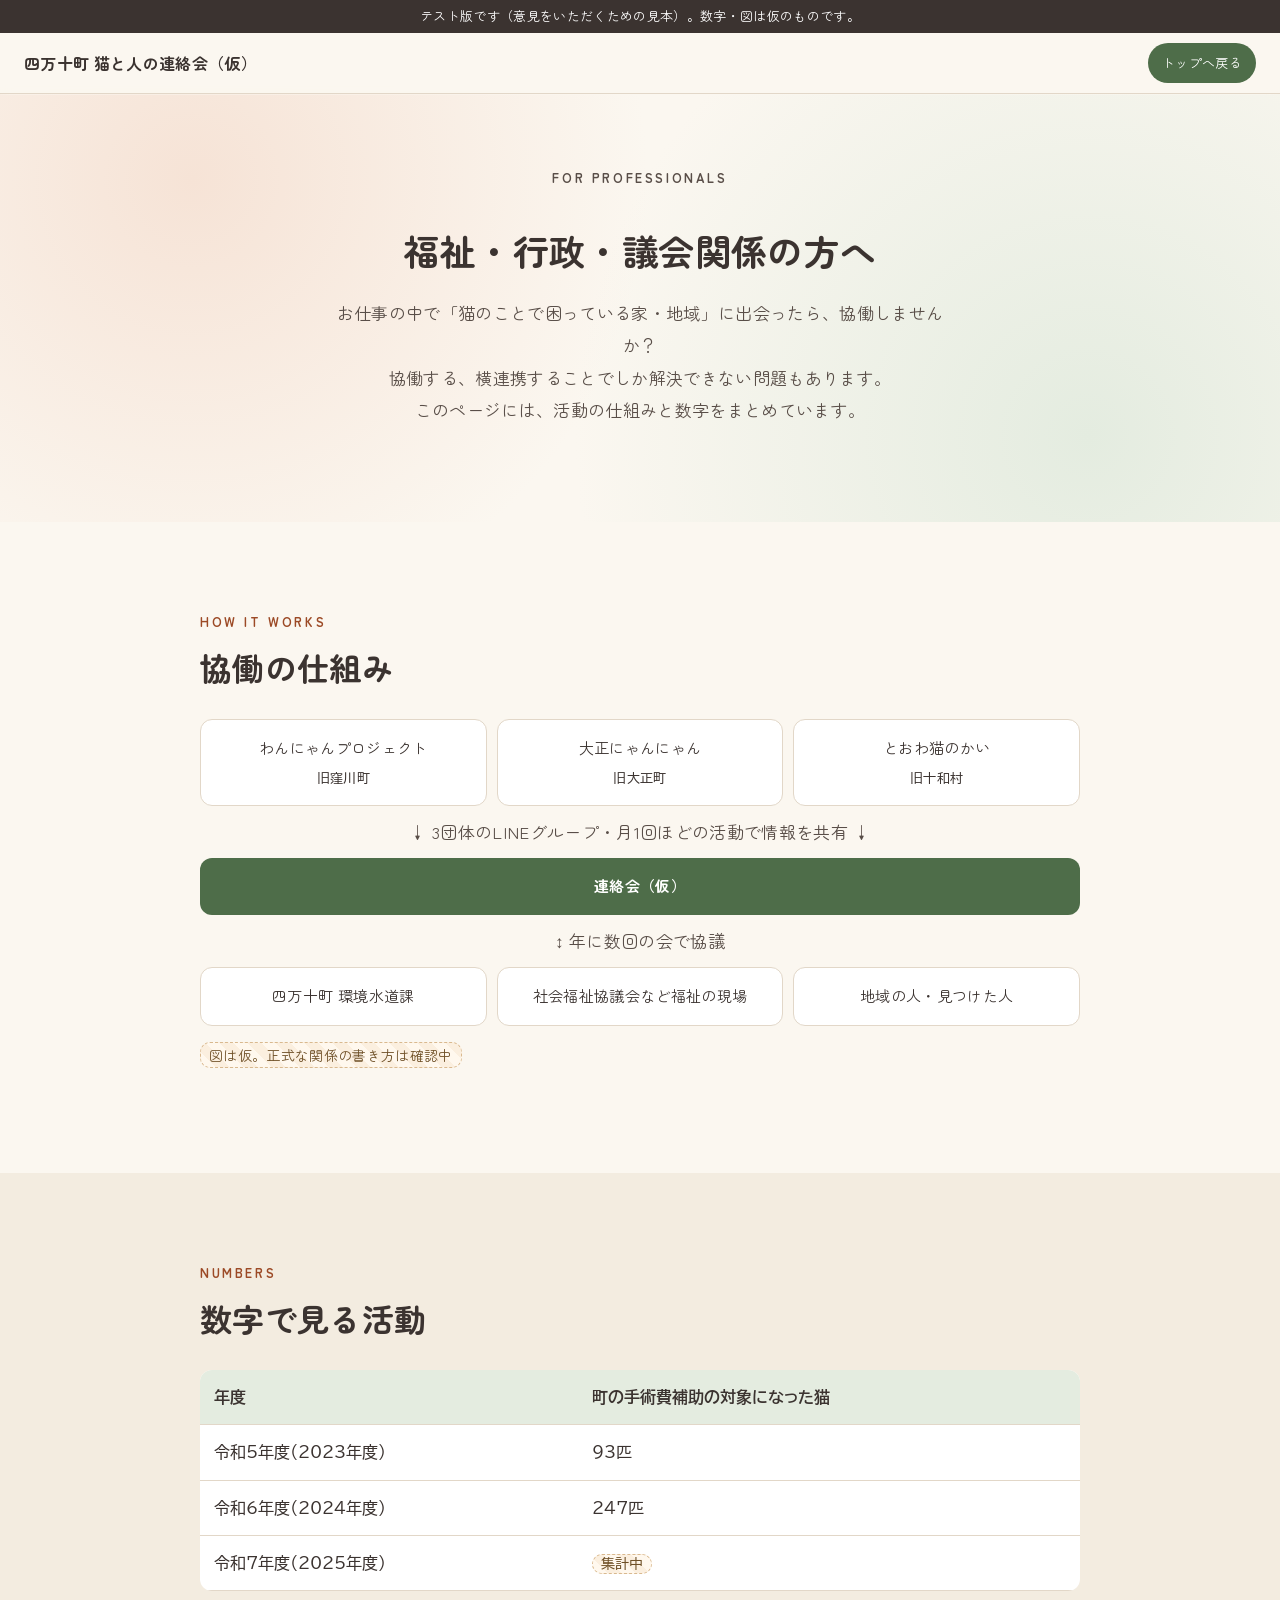
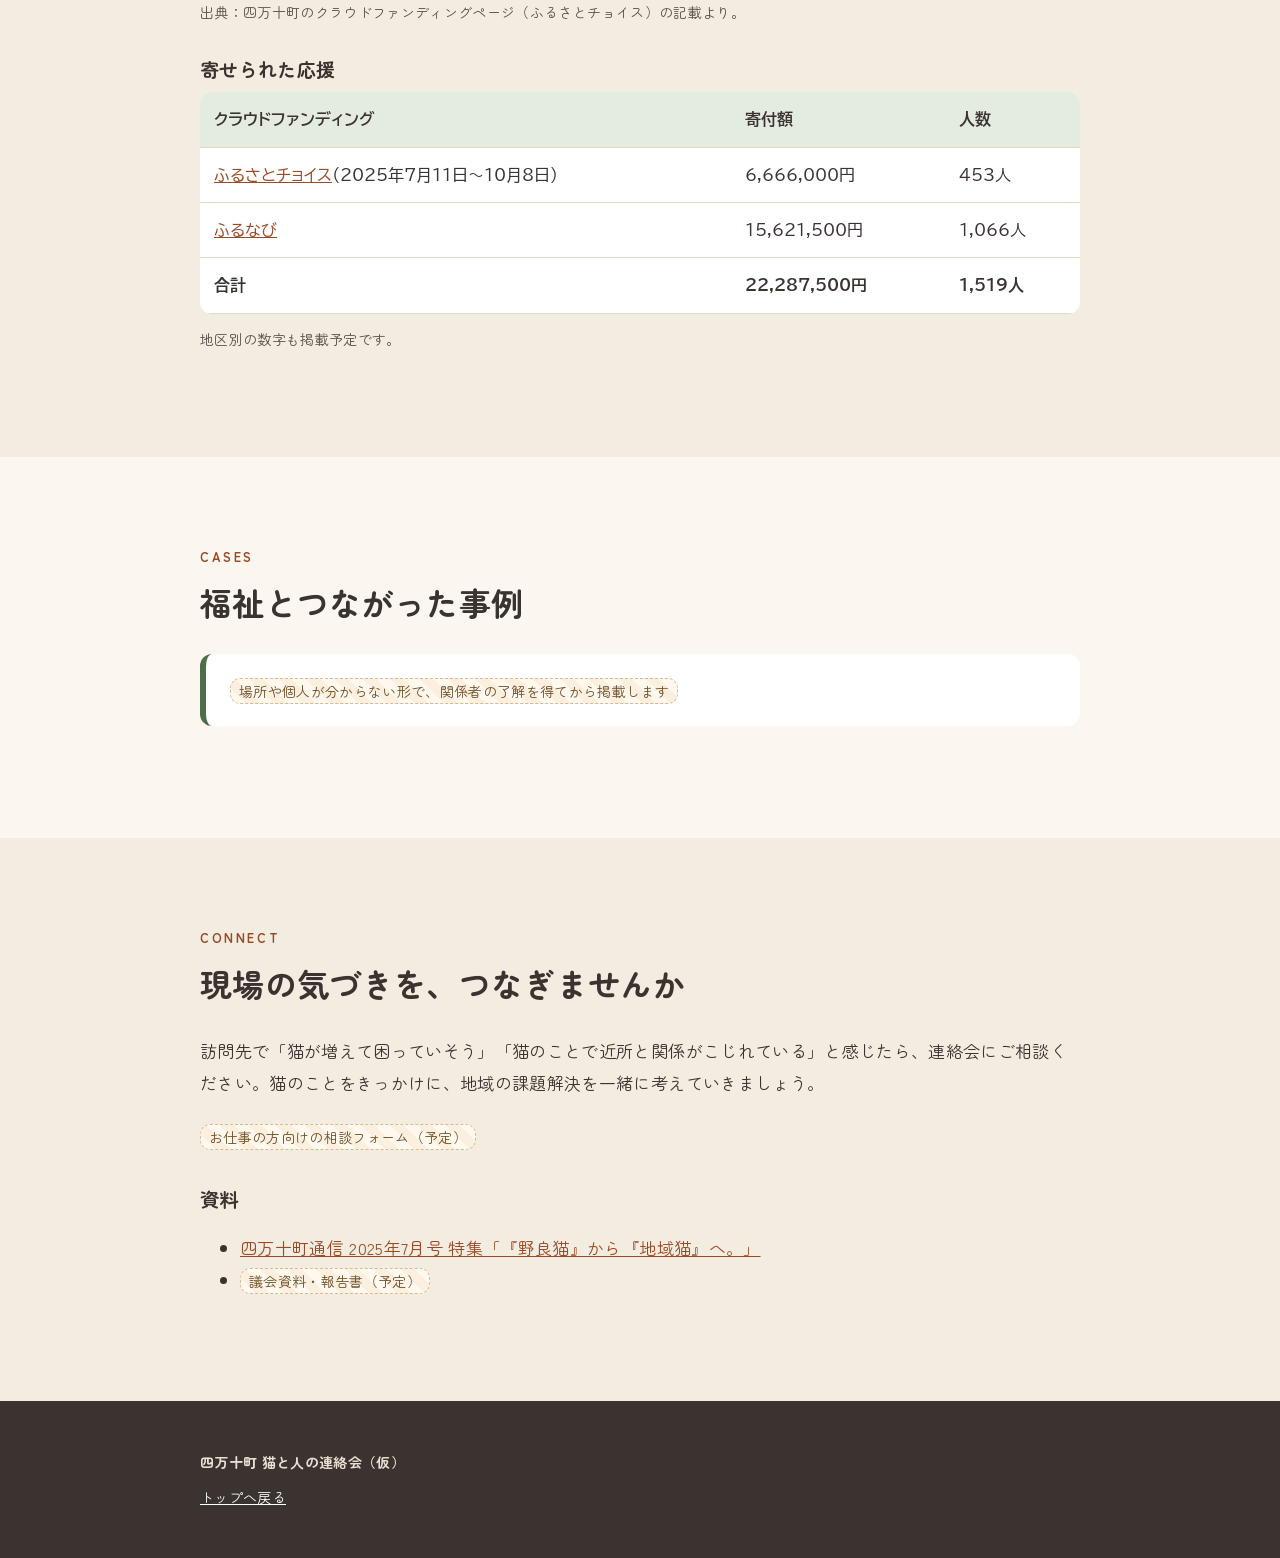
<file: hn-shimanto-4k7w/gyosei.html>
<!doctype html>
<html lang="ja">
<head>
<meta charset="utf-8">
<meta name="viewport" content="width=device-width, initial-scale=1">
<meta name="robots" content="noindex, nofollow">
<title>福祉・行政・議会関係の方へ｜四万十町 猫と人の連絡会（仮）テスト版</title>
<link rel="preconnect" href="https://fonts.googleapis.com">
<link rel="preconnect" href="https://fonts.gstatic.com" crossorigin>
<link href="https://fonts.googleapis.com/css2?family=Zen+Maru+Gothic:wght@400;500;700&family=BIZ+UDPGothic:wght@400;700&display=swap" rel="stylesheet">
<link rel="stylesheet" href="style.css?v=2">
</head>
<body>

<div class="test-band">テスト版です（意見をいただくための見本）。数字・図は仮のものです。</div>

<header class="site-header">
  <div class="inner">
    <a class="logo" href="index.html">四万十町 猫と人の連絡会（仮）<small>わんにゃんプロジェクト・大正にゃんにゃん・とおわ猫のかい × 四万十町</small></a>
    <a class="pro-btn" href="index.html">トップへ戻る</a>
  </div>
</header>

<section class="hero" style="padding:72px 20px 64px">
  <p class="eyebrow">FOR PROFESSIONALS</p>
  <h1 style="font-size:clamp(24px,5vw,36px)">福祉・行政・議会関係の方へ</h1>
  <p>お仕事の中で「猫のことで困っている家・地域」に出会ったら、協働しませんか？<br>協働する、横連携することでしか解決できない問題もあります。<br>このページには、活動の仕組みと数字をまとめています。</p>
</section>

<!-- 仕組み -->
<section>
  <div class="wrap">
    <p class="eyebrow">HOW IT WORKS</p>
    <h2>協働の仕組み</h2>
    <div class="flow">
      <div class="row">
        <div class="box">わんにゃんプロジェクト<br><small>旧窪川町</small></div>
        <div class="box">大正にゃんにゃん<br><small>旧大正町</small></div>
        <div class="box">とおわ猫のかい<br><small>旧十和村</small></div>
      </div>
      <div class="arrow">↓ 3団体のLINEグループ・月1回ほどの活動で情報を共有 ↓</div>
      <div class="box main">連絡会（仮）</div>
      <div class="arrow">↕ 年に数回の会で協議</div>
      <div class="row">
        <div class="box">四万十町 環境水道課</div>
        <div class="box">社会福祉協議会など福祉の現場</div>
        <div class="box">地域の人・見つけた人</div>
      </div>
    </div>
    <p class="note" style="margin-top:16px"><span class="placeholder">図は仮。正式な関係の書き方は確認中</span></p>
  </div>
</section>

<!-- 数字 -->
<section class="alt">
  <div class="wrap">
    <p class="eyebrow">NUMBERS</p>
    <h2>数字で見る活動</h2>
    <table>
      <tr><th>年度</th><th>町の手術費補助の対象になった猫</th></tr>
      <tr><td>令和5年度（2023年度）</td><td>93匹</td></tr>
      <tr><td>令和6年度（2024年度）</td><td>247匹</td></tr>
      <tr><td>令和7年度（2025年度）</td><td><span class="placeholder">集計中</span></td></tr>
    </table>
    <p class="note" style="margin-top:8px">出典：四万十町のクラウドファンディングページ（ふるさとチョイス）の記載より。</p>
    <h3 style="margin-top:28px">寄せられた応援</h3>
    <table>
      <tr><th>クラウドファンディング</th><th>寄付額</th><th>人数</th></tr>
      <tr><td><a href="https://www.furusato-tax.jp/gcf/4117" target="_blank" rel="noopener">ふるさとチョイス</a>（2025年7月11日〜10月8日）</td><td>6,666,000円</td><td>453人</td></tr>
      <tr><td><a href="https://fcf.furunavi.jp/Project/Detail?projectid=877" target="_blank" rel="noopener">ふるなび</a></td><td>15,621,500円</td><td>1,066人</td></tr>
      <tr><td><b>合計</b></td><td><b>22,287,500円</b></td><td><b>1,519人</b></td></tr>
    </table>
    <p class="note" style="margin-top:12px">地区別の数字も掲載予定です。</p>
  </div>
</section>

<!-- 事例 -->
<section>
  <div class="wrap">
    <p class="eyebrow">CASES</p>
    <h2>福祉とつながった事例</h2>
    <div class="callout green">
      <p style="margin:0"><span class="placeholder">場所や個人が分からない形で、関係者の了解を得てから掲載します</span></p>
    </div>
  </div>
</section>

<!-- つなぐ -->
<section class="alt">
  <div class="wrap">
    <p class="eyebrow">CONNECT</p>
    <h2>現場の気づきを、つなぎませんか</h2>
    <p>訪問先で「猫が増えて困っていそう」「猫のことで近所と関係がこじれている」と感じたら、連絡会にご相談ください。猫のことをきっかけに、地域の課題解決を一緒に考えていきましょう。</p>
    <p><span class="placeholder">お仕事の方向けの相談フォーム（予定）</span></p>
    <h3 style="margin-top:32px">資料</h3>
    <ul>
      <li><a href="https://www.town.shimanto.lg.jp/dl/dtl.php?k=3&amp;i=207" target="_blank" rel="noopener">四万十町通信 2025年7月号 特集「『野良猫』から『地域猫』へ。」</a></li>
      <li><span class="placeholder">議会資料・報告書（予定）</span></li>
    </ul>
  </div>
</section>

<footer>
  <div class="wrap">
    <strong>四万十町 猫と人の連絡会（仮）</strong>
    <a href="index.html">トップへ戻る</a>
  </div>
</footer>

</body>
</html>
</file>
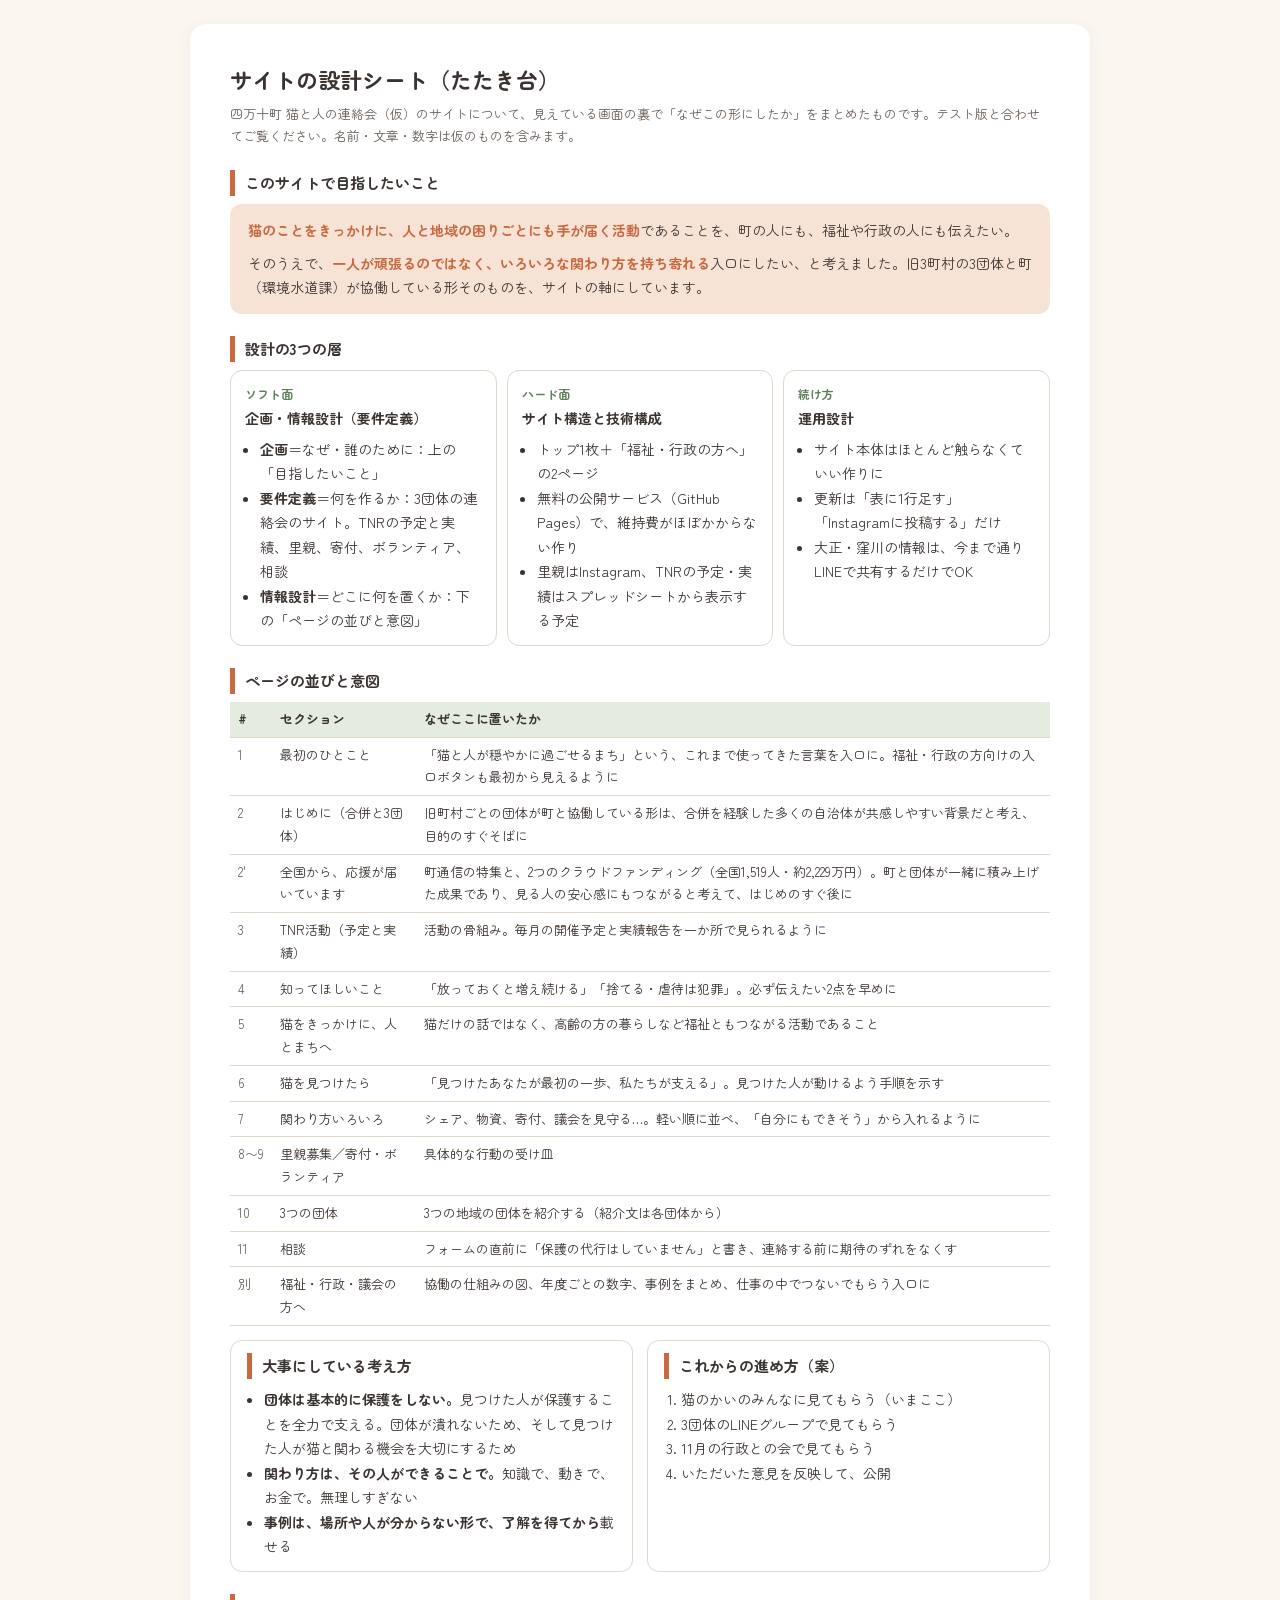
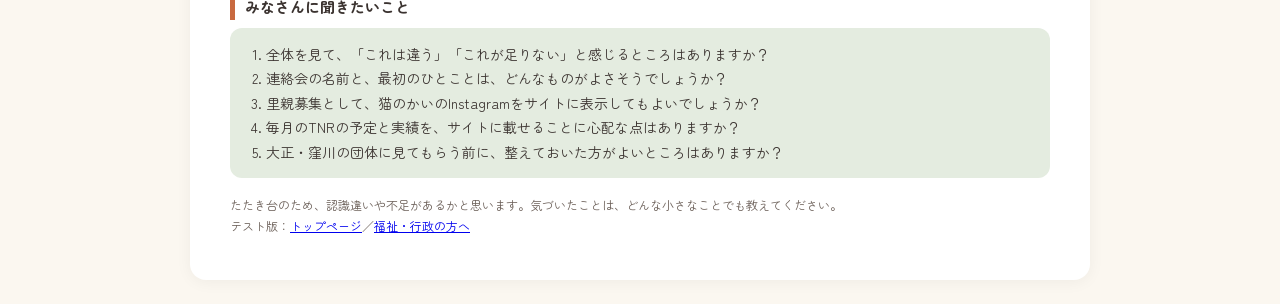
<file: hn-shimanto-4k7w/sekkei.html>
<!doctype html>
<html lang="ja">
<head>
<meta charset="utf-8">
<meta name="viewport" content="width=device-width, initial-scale=1">
<meta name="robots" content="noindex, nofollow">
<title>サイトの設計シート（たたき台）</title>
<link rel="preconnect" href="https://fonts.googleapis.com">
<link rel="preconnect" href="https://fonts.gstatic.com" crossorigin>
<link href="https://fonts.googleapis.com/css2?family=Zen+Maru+Gothic:wght@400;500;700&display=swap" rel="stylesheet">
<style>
  :root { --ink:#3b3330; --soft:#6b5f58; --accent:#c8693f; --accent-soft:#f6e3d6; --green:#5f7f5a; --green-soft:#e4ece0; --line:#e2d7c8; --bg:#fbf7f0; }
  * { box-sizing: border-box; }
  body { margin:0; background:var(--bg); color:var(--ink); font-family:"Zen Maru Gothic","Meiryo",sans-serif; font-size:14px; line-height:1.75; }
  .sheet { max-width: 900px; margin: 24px auto; background:#fff; padding: 36px 40px; border-radius: 16px; box-shadow: 0 2px 16px rgba(0,0,0,.05); }
  h1 { font-size: 22px; margin: 0 0 4px; }
  .sub { color: var(--soft); font-size: 13px; margin: 0 0 20px; }
  h2 { font-size: 15px; margin: 22px 0 8px; padding-left: 10px; border-left: 5px solid var(--accent); }
  p { margin: 0 0 8px; }
  .purpose { background: var(--accent-soft); border-radius: 12px; padding: 14px 18px; }
  .purpose strong { color: var(--accent); }
  .layers { display: grid; grid-template-columns: repeat(3, 1fr); gap: 10px; }
  .layer { border: 1px solid var(--line); border-radius: 12px; padding: 12px 14px; }
  .layer .k { font-size: 12px; color: var(--green); font-weight: 700; }
  .layer h3 { font-size: 14px; margin: 2px 0 6px; }
  .layer ul { margin: 0; padding-left: 1.1em; }
  table { width: 100%; border-collapse: collapse; font-size: 13px; }
  th, td { border-bottom: 1px solid var(--line); padding: 6px 8px; text-align: left; vertical-align: top; }
  th { background: var(--green-soft); font-weight: 700; white-space: nowrap; }
  td.n { white-space: nowrap; color: var(--soft); }
  .two { display: grid; grid-template-columns: 1fr 1fr; gap: 14px; }
  .box { border: 1px solid var(--line); border-radius: 12px; padding: 12px 16px; }
  .box ul, .box ol { margin: 0; padding-left: 1.2em; }
  .ask { background: var(--green-soft); border-radius: 12px; padding: 14px 18px; }
  .ask ol { margin: 0; padding-left: 1.3em; }
  .foot { color: var(--soft); font-size: 12px; margin-top: 16px; }
  @media (max-width: 680px) { .sheet { padding: 22px 16px; margin: 0; border-radius: 0; } .layers, .two { grid-template-columns: 1fr; } }
  @media print {
    @page { size: A4; margin: 10mm; }
    body { background: #fff; font-size: 10.5px; line-height: 1.55; }
    .sheet { box-shadow: none; margin: 0; padding: 0; max-width: none; }
    h1 { font-size: 17px; } h2 { font-size: 12px; margin: 10px 0 5px; }
    table { font-size: 10px; } th, td { padding: 3px 6px; }
    .layers, .two { grid-template-columns: repeat(3, 1fr); } .two { grid-template-columns: 1fr 1fr; }
  }
</style>
</head>
<body>
<div class="sheet">

  <h1>サイトの設計シート（たたき台）</h1>
  <p class="sub">四万十町 猫と人の連絡会（仮）のサイトについて、見えている画面の裏で「なぜこの形にしたか」をまとめたものです。テスト版と合わせてご覧ください。名前・文章・数字は仮のものを含みます。</p>

  <h2>このサイトで目指したいこと</h2>
  <div class="purpose">
    <p><strong>猫のことをきっかけに、人と地域の困りごとにも手が届く活動</strong>であることを、町の人にも、福祉や行政の人にも伝えたい。</p>
    <p style="margin:0">そのうえで、<strong>一人が頑張るのではなく、いろいろな関わり方を持ち寄れる</strong>入口にしたい、と考えました。旧3町村の3団体と町（環境水道課）が協働している形そのものを、サイトの軸にしています。</p>
  </div>

  <h2>設計の3つの層</h2>
  <div class="layers">
    <div class="layer">
      <div class="k">ソフト面</div>
      <h3>企画・情報設計（要件定義）</h3>
      <ul>
        <li><b>企画</b>＝なぜ・誰のために：上の「目指したいこと」</li>
        <li><b>要件定義</b>＝何を作るか：3団体の連絡会のサイト。TNRの予定と実績、里親、寄付、ボランティア、相談</li>
        <li><b>情報設計</b>＝どこに何を置くか：下の「ページの並びと意図」</li>
      </ul>
    </div>
    <div class="layer">
      <div class="k">ハード面</div>
      <h3>サイト構造と技術構成</h3>
      <ul>
        <li>トップ1枚＋「福祉・行政の方へ」の2ページ</li>
        <li>無料の公開サービス（GitHub Pages）で、維持費がほぼかからない作り</li>
        <li>里親はInstagram、TNRの予定・実績はスプレッドシートから表示する予定</li>
      </ul>
    </div>
    <div class="layer">
      <div class="k">続け方</div>
      <h3>運用設計</h3>
      <ul>
        <li>サイト本体はほとんど触らなくていい作りに</li>
        <li>更新は「表に1行足す」「Instagramに投稿する」だけ</li>
        <li>大正・窪川の情報は、今まで通りLINEで共有するだけでOK</li>
      </ul>
    </div>
  </div>

  <h2>ページの並びと意図</h2>
  <table>
    <tr><th>#</th><th>セクション</th><th>なぜここに置いたか</th></tr>
    <tr><td class="n">1</td><td>最初のひとこと</td><td>「猫と人が穏やかに過ごせるまち」という、これまで使ってきた言葉を入口に。福祉・行政の方向けの入口ボタンも最初から見えるように</td></tr>
    <tr><td class="n">2</td><td>はじめに（合併と3団体）</td><td>旧町村ごとの団体が町と協働している形は、合併を経験した多くの自治体が共感しやすい背景だと考え、目的のすぐそばに</td></tr>
    <tr><td class="n">2'</td><td>全国から、応援が届いています</td><td>町通信の特集と、2つのクラウドファンディング（全国1,519人・約2,229万円）。町と団体が一緒に積み上げた成果であり、見る人の安心感にもつながると考えて、はじめのすぐ後に</td></tr>
    <tr><td class="n">3</td><td>TNR活動（予定と実績）</td><td>活動の骨組み。毎月の開催予定と実績報告を一か所で見られるように</td></tr>
    <tr><td class="n">4</td><td>知ってほしいこと</td><td>「放っておくと増え続ける」「捨てる・虐待は犯罪」。必ず伝えたい2点を早めに</td></tr>
    <tr><td class="n">5</td><td>猫をきっかけに、人とまちへ</td><td>猫だけの話ではなく、高齢の方の暮らしなど福祉ともつながる活動であること</td></tr>
    <tr><td class="n">6</td><td>猫を見つけたら</td><td>「見つけたあなたが最初の一歩、私たちが支える」。見つけた人が動けるよう手順を示す</td></tr>
    <tr><td class="n">7</td><td>関わり方いろいろ</td><td>シェア、物資、寄付、議会を見守る…。軽い順に並べ、「自分にもできそう」から入れるように</td></tr>
    <tr><td class="n">8〜9</td><td>里親募集／寄付・ボランティア</td><td>具体的な行動の受け皿</td></tr>
    <tr><td class="n">10</td><td>3つの団体</td><td>3つの地域の団体を紹介する（紹介文は各団体から）</td></tr>
    <tr><td class="n">11</td><td>相談</td><td>フォームの直前に「保護の代行はしていません」と書き、連絡する前に期待のずれをなくす</td></tr>
    <tr><td class="n">別</td><td>福祉・行政・議会の方へ</td><td>協働の仕組みの図、年度ごとの数字、事例をまとめ、仕事の中でつないでもらう入口に</td></tr>
  </table>

  <div class="two" style="margin-top:14px">
    <div class="box">
      <h2 style="margin-top:0">大事にしている考え方</h2>
      <ul>
        <li><b>団体は基本的に保護をしない。</b>見つけた人が保護することを全力で支える。団体が潰れないため、そして見つけた人が猫と関わる機会を大切にするため</li>
        <li><b>関わり方は、その人ができることで。</b>知識で、動きで、お金で。無理しすぎない</li>
        <li><b>事例は、場所や人が分からない形で、了解を得てから</b>載せる</li>
      </ul>
    </div>
    <div class="box">
      <h2 style="margin-top:0">これからの進め方（案）</h2>
      <ol>
        <li>猫のかいのみんなに見てもらう（いまここ）</li>
        <li>3団体のLINEグループで見てもらう</li>
        <li>11月の行政との会で見てもらう</li>
        <li>いただいた意見を反映して、公開</li>
      </ol>
    </div>
  </div>

  <h2>みなさんに聞きたいこと</h2>
  <div class="ask">
    <ol>
      <li>全体を見て、「これは違う」「これが足りない」と感じるところはありますか？</li>
      <li>連絡会の名前と、最初のひとことは、どんなものがよさそうでしょうか？</li>
      <li>里親募集として、猫のかいのInstagramをサイトに表示してもよいでしょうか？</li>
      <li>毎月のTNRの予定と実績を、サイトに載せることに心配な点はありますか？</li>
      <li>大正・窪川の団体に見てもらう前に、整えておいた方がよいところはありますか？</li>
    </ol>
  </div>

  <p class="foot">たたき台のため、認識違いや不足があるかと思います。気づいたことは、どんな小さなことでも教えてください。<br>テスト版：<a href="index.html">トップページ</a>／<a href="gyosei.html">福祉・行政の方へ</a></p>
</div>
</body>
</html>
</file>
<file: style-warm.css>
/* ===== Reset & Base ===== */
*, *::before, *::after { margin: 0; padding: 0; box-sizing: border-box; }
html { scroll-behavior: smooth; }

body {
  font-family: 'Noto Sans JP', sans-serif;
  font-weight: 400;
  line-height: 1.8;
  color: #3d3530;
  background: #fdf9f5;
}

.container {
  max-width: 1040px;
  margin: 0 auto;
  padding: 0 24px;
}

/* ===== Sticky Nav ===== */
.site-nav {
  position: fixed;
  top: 0; left: 0; right: 0;
  z-index: 200;
  background: rgba(253, 249, 245, 0.92);
  backdrop-filter: blur(8px);
  border-bottom: 1px solid transparent;
  transition: border-color 0.2s, padding 0.2s;
  padding: 14px 0;
}
.site-nav.scrolled {
  border-color: #e8ddd5;
  padding: 10px 0;
}
.nav-inner {
  max-width: 1040px;
  margin: 0 auto;
  padding: 0 24px;
  display: flex;
  align-items: center;
  gap: 24px;
}
.nav-name {
  font-size: 15px;
  font-weight: 700;
  color: #2c2420;
  letter-spacing: 0.04em;
  white-space: nowrap;
}
.nav-links {
  display: flex;
  gap: 20px;
  flex: 1;
}
.nav-links a {
  font-size: 13px;
  color: #a09088;
  text-decoration: none;
  letter-spacing: 0.06em;
  transition: color 0.2s;
}
.nav-links a:hover { color: #c07a4a; }
.nav-actions {
  display: flex;
  align-items: center;
  gap: 12px;
}
.nav-lang {
  font-size: 12px;
  color: #a09088;
  text-decoration: none;
  padding: 4px 10px;
  border: 1px solid #ddd;
  border-radius: 4px;
  white-space: nowrap;
  transition: border-color 0.2s;
}
.nav-lang:hover { border-color: #c07a4a; color: #c07a4a; }
.theme-switcher-inline {
  display: flex;
  gap: 4px;
}
.theme-btn {
  padding: 5px 8px;
  border: 1px solid #ddd;
  border-radius: 4px;
  font-size: 11px;
  background: white;
  cursor: pointer;
  opacity: 0.6;
  transition: opacity 0.2s;
}
.theme-btn:hover, .theme-btn.active { opacity: 1; }

/* ===== Header ===== */
.header {
  padding: 120px 0 64px;
  text-align: center;
  border-bottom: 1px solid #e8ddd5;
  background: linear-gradient(180deg, #fff8f3 0%, #fdf9f5 100%);
}
.header__name {
  font-size: 30px;
  font-weight: 700;
  letter-spacing: 0.08em;
  color: #2c2420;
}
.header__fuku {
  font-size: 16px;
  font-weight: 400;
  color: #b0a09a;
  margin-left: 4px;
}
.header__subname {
  margin-top: 12px;
  display: inline-flex;
  align-items: center;
  gap: 8px;
  flex-wrap: wrap;
  justify-content: center;
}
.header__yago-label {
  font-size: 11px;
  font-weight: 500;
  color: #c07a4a;
  background: #fdf3ea;
  border: 1px solid #ecd9c8;
  border-radius: 100px;
  padding: 2px 10px;
  letter-spacing: 0.08em;
}
.header__yago {
  font-size: 18px;
  font-weight: 700;
  color: #6b4a28;
  letter-spacing: 0.04em;
}
.header__yago-en {
  font-size: 12px;
  color: #b0a09a;
}
.header__title {
  margin-top: 10px;
  font-size: 15px;
  font-weight: 400;
  color: #c07a4a;
  letter-spacing: 0.04em;
}
.header__location {
  margin-top: 6px;
  font-size: 13px;
  color: #b0a09a;
}
.header__location i { margin-right: 4px; }

/* ===== 注記バナー ===== */
.site-notice {
  background: #fbeede;
  border-top: 1px solid #f0dcc4;
  border-bottom: 1px solid #f0dcc4;
  padding: 12px 0;
}
.site-notice p {
  font-size: 13px;
  color: #8a6a48;
  text-align: center;
  line-height: 1.7;
}
.site-notice i { margin-right: 6px; color: #c07a4a; }
.site-notice strong { color: #6b4a28; font-weight: 700; }

/* ===== Section Common ===== */
.section { padding: 72px 0; }

.section__heading {
  font-size: 13px;
  font-weight: 500;
  letter-spacing: 0.18em;
  text-transform: uppercase;
  color: #c07a4a;
  margin-bottom: 40px;
  text-align: center;
}

/* ===== About ===== */
.about__text {
  font-size: 15px;
  line-height: 2.1;
  color: #6b5c56;
  text-align: center;
  margin-bottom: 40px;
}
.pc-only { display: none; }
@media (min-width: 768px) { .pc-only { display: inline; } }

.about__values {
  display: grid;
  gap: 12px;
  margin-bottom: 40px;
}
@media (min-width: 768px) {
  .about__values { grid-template-columns: repeat(3, 1fr); }
}
.value-item {
  display: flex;
  align-items: flex-start;
  gap: 14px;
  padding: 20px;
  background: #fff;
  border: 1px solid #e8ddd5;
  border-radius: 12px;
}
.value-item i {
  font-size: 18px;
  color: #c07a4a;
  margin-top: 2px;
  flex-shrink: 0;
}
.value-item strong {
  display: block;
  font-size: 13px;
  font-weight: 700;
  color: #2c2420;
  margin-bottom: 4px;
}
.value-item span {
  font-size: 12px;
  color: #7a6860;
  line-height: 1.7;
}

/* ===== Skills ===== */
.skills__grid {
  display: grid;
  grid-template-columns: repeat(2, 1fr);
  gap: 12px;
}
@media (min-width: 640px) {
  .skills__grid { grid-template-columns: repeat(4, 1fr); }
}
.skill-card {
  text-align: center;
  padding: 22px 12px;
  background: #fff8f3;
  border: 1px solid #e8ddd5;
  border-radius: 10px;
}
.skill-card i {
  font-size: 20px;
  color: #c07a4a;
  margin-bottom: 10px;
}
.skill-card h3 { font-size: 12px; font-weight: 500; color: #3d3530; margin-bottom: 4px; }
.skill-card p  { font-size: 11px; color: #b0a09a; }

/* ===== Works ===== */
.works { background: #fff8f3; }

/* タブ */
.works-tabs {
  display: flex;
  flex-wrap: wrap;
  gap: 8px;
  margin-bottom: 32px;
  justify-content: center;
}
.works-tab {
  padding: 8px 20px;
  border: 1px solid #ddd0c8;
  border-radius: 100px;
  font-size: 13px;
  font-family: 'Noto Sans JP', sans-serif;
  background: #fff;
  color: #a09088;
  cursor: pointer;
  transition: all 0.2s;
}
.works-tab:hover { border-color: #c07a4a; color: #c07a4a; }
.works-tab.active {
  background: #c07a4a;
  border-color: #c07a4a;
  color: #fff;
  font-weight: 500;
}
.tab-count {
  font-size: 11px;
  opacity: 0.7;
  margin-left: 2px;
}

/* グリッド */
.works__grid {
  display: grid;
  gap: 20px;
  grid-template-columns: 1fr;
}
@media (min-width: 640px) {
  .works__grid { grid-template-columns: repeat(2, 1fr); }
}
@media (min-width: 900px) {
  .works__grid { grid-template-columns: repeat(3, 1fr); }
}

/* カード */
.work-card {
  display: flex;
  flex-direction: column;
  text-decoration: none;
  color: inherit;
  padding: 24px;
  background: #fff;
  border: 1px solid #e8ddd5;
  border-radius: 12px;
  transition: border-color 0.2s, box-shadow 0.2s, transform 0.15s;
}
.work-card:hover {
  border-color: #c07a4a;
  box-shadow: 0 4px 20px rgba(192, 122, 74, 0.1);
  transform: translateY(-2px);
}

.work-card__header {
  display: flex;
  justify-content: space-between;
  align-items: center;
  margin-bottom: 10px;
}
.work-card__cat {
  font-size: 11px;
  font-weight: 500;
  padding: 3px 10px;
  border-radius: 100px;
}
.cat-web       { background: #e8f4ff; color: #4a7fb5; }
.cat-design    { background: #fde8f5; color: #b54a8a; }
.cat-writing   { background: #e8f5e8; color: #4a8a4a; }
.cat-community { background: #fff3e0; color: #b56a1a; }
.cat-office    { background: #e4f1f0; color: #3f8079; }

.work-card__number {
  font-size: 11px;
  font-weight: 500;
  color: #d4a98a;
  letter-spacing: 0.08em;
}
.work-card__title {
  font-size: 15px;
  font-weight: 700;
  color: #2c2420;
  margin-bottom: 10px;
  line-height: 1.5;
}
.work-card__desc {
  font-size: 13px;
  line-height: 1.85;
  color: #7a6860;
  margin-bottom: 14px;
  flex: 1;
}
.work-card__tags {
  display: flex;
  flex-wrap: wrap;
  gap: 6px;
  margin-bottom: 14px;
}
.work-card__tags span {
  font-size: 10px;
  padding: 3px 10px;
  background: #fdf3ea;
  border-radius: 100px;
  color: #c07a4a;
}
.work-card__link {
  font-size: 12px;
  font-weight: 500;
  color: #c07a4a;
  margin-top: auto;
}
.work-card__link i {
  margin-left: 4px;
  font-size: 10px;
  transition: transform 0.2s;
}
.work-card:hover .work-card__link i { transform: translateX(4px); }

/* URL調整中カード */
.work-card--local { opacity: 0.82; border-style: dashed; }
.work-card__link--wip { font-size: 12px; color: #aaa; font-style: italic; }

/* ===== サイトプレビュー ===== */
.work-card { padding: 0; overflow: hidden; }
.work-card__preview {
  position: relative;
  width: 100%;
  height: 160px;
  overflow: hidden;
  background: #f5ede6;
  flex-shrink: 0;
}
.work-card__preview iframe {
  width: 1280px;
  height: 900px;
  transform: scale(0.25);
  transform-origin: top left;
  pointer-events: none;
  border: none;
  display: block;
}
.preview-overlay {
  position: absolute;
  inset: 0;
  background: linear-gradient(to bottom, transparent 60%, rgba(255,255,255,0.25) 100%);
}
.work-card__preview--placeholder {
  display: flex;
  flex-direction: column;
  align-items: center;
  justify-content: center;
  gap: 8px;
  height: 160px;
}
.work-card__preview--placeholder i { font-size: 28px; opacity: 0.5; }
.work-card__preview--placeholder span { font-size: 11px; opacity: 0.6; font-weight: 500; letter-spacing: 0.06em; }
.preview-writing { background: linear-gradient(135deg, #e8f5e8 0%, #c8e8c8 100%); color: #4a8a4a; }
.preview-community { background: linear-gradient(135deg, #fff3e0 0%, #ffe0b0 100%); color: #b56a1a; }
.preview-office { background: linear-gradient(135deg, #e4f1f0 0%, #c2e0dc 100%); color: #3f8079; }
.preview-prep { background: linear-gradient(135deg, #efe7df 0%, #ddd0c4 100%); color: #8a7560; }
.work-card__body { padding: 20px 24px 24px; display: flex; flex-direction: column; flex: 1; }

/* ===== Career ===== */
.career__list { display: grid; gap: 20px; }
.career-item {
  display: grid;
  grid-template-columns: 80px 1fr;
  gap: 20px;
  align-items: start;
}
.career-item__label {
  font-size: 12px;
  font-weight: 500;
  color: #c07a4a;
  padding-top: 2px;
  white-space: nowrap;
}
.career-item__content strong {
  font-size: 15px;
  font-weight: 700;
  color: #2c2420;
  display: block;
  margin-bottom: 6px;
}
.career-item__content p { font-size: 13px; color: #7a6860; line-height: 1.8; }
@media (max-width: 480px) {
  .career-item { grid-template-columns: 1fr; gap: 4px; }
}

/* ===== Contact ===== */
.contact {
  background: #fff8f3;
  text-align: center;
}
.contact__text { font-size: 14px; color: #a09090; margin-bottom: 24px; }
.contact__links {
  display: flex;
  justify-content: center;
  gap: 16px;
  flex-wrap: wrap;
}
.contact__btn {
  display: inline-flex;
  align-items: center;
  gap: 8px;
  text-decoration: none;
  font-size: 14px;
  font-weight: 500;
  color: #3d3530;
  padding: 12px 28px;
  border: 1px solid #ddd0c8;
  border-radius: 8px;
  background: #fff;
  transition: border-color 0.2s, color 0.2s;
}
.contact__btn:hover { border-color: #c07a4a; color: #c07a4a; }

/* ===== Footer ===== */
.footer {
  padding: 32px 0;
  text-align: center;
  font-size: 12px;
  color: #c4b4ac;
  border-top: 1px solid #e8ddd5;
}

/* ===== Responsive ===== */
@media (max-width: 480px) {
  .header { padding: 88px 0 48px; }
  .header__name { font-size: 24px; }
  .section { padding: 52px 0; }
  .nav-links { display: none; }
}
</file>
<file: hn-shimanto-4k7w/style.css>
:root {
  --bg: #fbf7f0;
  --bg-alt: #f3ece0;
  --ink: #3b3330;
  --ink-soft: #594e48;
  --accent: #b85c33;
  --accent-text: #9c4a26;
  --accent-soft: #f6e3d6;
  --green: #4e6d49;
  --green-soft: #e4ece0;
  --line: #e2d7c8;
  --card: #ffffff;
  --radius: 18px;
  --font-data: "BIZ UDPGothic", "Noto Sans JP", "Hiragino Kaku Gothic ProN", "Meiryo", sans-serif;
}

* { box-sizing: border-box; }
html { scroll-behavior: smooth; }
body {
  margin: 0;
  background: var(--bg);
  color: var(--ink);
  font-family: "Zen Maru Gothic", "Hiragino Maru Gothic ProN", "Meiryo", sans-serif;
  font-size: 17px;
  line-height: 1.9;
  letter-spacing: .02em;
}
img { max-width: 100%; display: block; }
a { color: var(--accent-text); }

/* テスト版の帯 */
.test-band {
  background: #3b3330; color: #fff; text-align: center;
  font-size: 13px; padding: 6px 16px; line-height: 1.6;
}

/* ヘッダー */
.site-header {
  position: sticky; top: 0; z-index: 10;
  background: rgba(251, 247, 240, .94);
  backdrop-filter: blur(6px);
  border-bottom: 1px solid var(--line);
}
.site-header .inner {
  max-width: 1440px; margin: 0 auto; padding: 10px 24px;
  display: flex; align-items: center; justify-content: space-between; gap: 20px;
}
.logo { font-weight: 700; font-size: 16px; text-decoration: none; color: var(--ink); line-height: 1.4; }
.logo small { display: block; font-size: 11px; color: var(--ink-soft); font-weight: 500; }
.nav { display: flex; gap: 20px; font-size: 14px; }
.nav a { white-space: nowrap; }
.nav a { color: var(--ink); text-decoration: none; }
.nav a:hover { color: var(--accent-text); }
.pro-btn {
  font-size: 13px; text-decoration: none; white-space: nowrap;
  background: var(--green); color: #fff; padding: 8px 14px; border-radius: 999px;
}
@media (max-width: 1240px) { .nav { display: none; } }
@media (max-width: 1480px) and (min-width: 1241px) { .logo small { display: none; } }
@media (max-width: 520px) {
  .logo { font-size: 14px; }
  .logo small { display: none; }
  .pro-btn { font-size: 12px; padding: 7px 12px; }
}

/* 共通セクション */
section { padding: 88px 20px; }
section.alt { background: var(--bg-alt); }
.wrap { max-width: 880px; margin: 0 auto; }
.wide { max-width: 1080px; margin: 0 auto; }
.eyebrow { font-size: 13px; letter-spacing: .2em; color: var(--accent-text); font-weight: 700; margin: 0 0 8px; }
h2 { font-size: clamp(24px, 4vw, 32px); line-height: 1.5; margin: 0 0 28px; }
h3 { font-size: 19px; line-height: 1.6; margin: 0 0 8px; }
p { margin: 0 0 1.2em; }
.lead { font-size: 18px; }
.note { font-size: 14px; color: var(--ink-soft); }
.placeholder {
  background: repeating-linear-gradient(45deg, #fff8ee, #fff8ee 10px, #fbefdf 10px, #fbefdf 20px);
  border: 1px dashed #d9b98f; border-radius: 10px; padding: 2px 8px; font-size: 14px; color: #6e4f26;
}

/* ヒーロー */
.hero {
  padding: 96px 20px 88px; text-align: center;
  background:
    radial-gradient(circle at 15% 20%, var(--accent-soft) 0, transparent 40%),
    radial-gradient(circle at 85% 80%, var(--green-soft) 0, transparent 45%),
    var(--bg);
}
.hero h1 { font-size: clamp(28px, 6vw, 46px); line-height: 1.5; margin: 0 0 20px; }
.hero p { color: var(--ink-soft); max-width: 640px; margin: 0 auto 32px; }
.hero .cat { width: 120px; margin: 0 auto 24px; }
.btn-row { display: flex; gap: 12px; justify-content: center; flex-wrap: wrap; }
.btn {
  display: inline-block; padding: 14px 26px; border-radius: 999px; text-decoration: none;
  font-weight: 700; font-size: 15px;
}
.btn.primary { background: var(--accent); color: #fff; }
.btn.ghost { border: 2px solid var(--green); color: var(--green); background: #fff; }

/* 3地域の図 */
.map3 { display: grid; grid-template-columns: repeat(3, 1fr); gap: 14px; margin: 32px 0 16px; }
.area {
  background: var(--card); border: 1px solid var(--line); border-radius: var(--radius);
  padding: 20px 16px; text-align: center;
}
.area .old { font-size: 13px; color: var(--ink-soft); }
.area .name { font-size: 20px; font-weight: 700; margin: 4px 0; }
.area .strength { font-size: 13px; color: var(--green); }
.town {
  background: var(--green); color: #fff; border-radius: var(--radius);
  text-align: center; padding: 16px; font-weight: 700;
}
.joint { text-align: center; font-size: 22px; color: var(--ink-soft); line-height: 1; margin: 6px 0; }
@media (max-width: 640px) { .map3 { grid-template-columns: 1fr; } }

/* カード */
.cards { display: grid; grid-template-columns: repeat(auto-fit, minmax(240px, 1fr)); gap: 16px; }
.card {
  background: var(--card); border: 1px solid var(--line); border-radius: var(--radius); padding: 24px;
}
.card .tag {
  display: inline-block; font-size: 12px; font-weight: 700; padding: 2px 10px; border-radius: 999px;
  background: var(--accent-soft); color: var(--accent-text); margin-bottom: 10px;
}
.card .tag.green { background: var(--green-soft); color: var(--green); }
.card p { font-size: 15px; margin: 0; }

/* ステップ */
.steps { counter-reset: step; list-style: none; padding: 0; margin: 0 0 24px; }
.steps li {
  counter-increment: step; position: relative; padding: 0 0 22px 60px;
}
.steps li::before {
  content: counter(step); position: absolute; left: 0; top: 0;
  width: 42px; height: 42px; border-radius: 50%; background: var(--accent); color: #fff;
  display: grid; place-items: center; font-weight: 700;
}
.callout {
  background: var(--card); border-left: 6px solid var(--accent); border-radius: 12px;
  padding: 20px 24px; margin: 24px 0;
}
.callout.green { border-left-color: var(--green); }

/* 関わり方 */
.ways { display: grid; grid-template-columns: repeat(auto-fit, minmax(200px, 1fr)); gap: 14px; }
.way { background: var(--card); border-radius: var(--radius); padding: 20px; border: 1px solid var(--line); }
.way .lv { font-size: 13px; color: var(--ink-soft); }
.way h3 { font-size: 17px; margin: 4px 0 6px; }
.way p { font-size: 14px; margin: 0; }
.way.pro { background: var(--green-soft); border-color: transparent; }

/* フォーム前の注意 */
.before-form {
  background: var(--accent-soft); border-radius: var(--radius); padding: 24px; margin-bottom: 20px;
}
.before-form strong { color: var(--accent-text); }

/* 表（行政向け） */
table { font-family: var(--font-data); letter-spacing: 0; width: 100%; border-collapse: collapse; background: var(--card); border-radius: 12px; overflow: hidden; font-size: 16px; }
th, td { border-bottom: 1px solid var(--line); padding: 12px 14px; text-align: left; }
th { background: var(--green-soft); }

/* 仕組み図 */
.flow { display: grid; gap: 10px; }
.flow .row { display: grid; grid-template-columns: repeat(3, 1fr); gap: 10px; }
.flow .box { background: var(--card); border: 1px solid var(--line); border-radius: 12px; padding: 14px; text-align: center; font-size: 15px; }
.flow .box.main { background: var(--green); color: #fff; border: none; font-weight: 700; }
.flow .arrow { text-align: center; color: var(--ink-soft); }
@media (max-width: 640px) { .flow .row { grid-template-columns: 1fr; } }

/* 福祉・行政・議会関係の方への帯 */
.pro-band { background: var(--green); color: #fff; text-align: center; }
.pro-band .eyebrow { color: #fbefe4; }
.pro-band h2 { margin-bottom: 20px; }
.pro-band .note { color: #f4f8f1; }
.pro-band .btn { background: #fff; color: var(--green); margin-top: 8px; }
.pro-band .btn:hover { background: var(--accent-soft); }

/* フッター */
footer { background: var(--ink); color: #eadfd3; padding: 48px 20px; font-size: 14px; }
footer a { color: #fff; }
footer .wrap { display: grid; gap: 8px; }

/* ---- イラスト（線は細く、色数は少なめ） ---- */
.ln { fill: none; stroke: var(--ink-soft); stroke-width: 2.2; stroke-linecap: round; stroke-linejoin: round; }
.fa { fill: var(--accent-soft); }
.fg { fill: var(--green-soft); }
.fw { fill: #fff; }
.sa { stroke: var(--accent); }
.dot { fill: var(--ink-soft); stroke: none; }
.ico { width: 56px; height: 56px; flex: none; display: block; }
.figure { margin: 28px 0 8px; text-align: center; }
.figure svg.map { width: 100%; max-width: 640px; height: auto; display: block; margin: 0 auto; }
.figure figcaption { font-size: 13px; color: var(--ink-soft); margin-top: 6px; }
.map-label { font-size: 24px; font-weight: 700; fill: var(--ink); text-anchor: middle; }
.map-town { font-size: 20px; font-weight: 700; fill: var(--green); text-anchor: middle; }

/* 流れ図 */
.flowfig {
  display: flex; align-items: stretch; justify-content: center; gap: 6px;
  background: var(--card); border: 1px solid var(--line); border-radius: var(--radius);
  padding: 20px 14px; margin: 24px 0;
}
.fstep { flex: 1 1 0; min-width: 0; text-align: center; display: flex; flex-direction: column; align-items: center; gap: 4px; }
.fstep b { font-size: 16px; line-height: 1.5; }
.fstep span { font-size: 13px; color: var(--ink-soft); line-height: 1.6; }
.farrow { align-self: center; color: var(--accent); font-weight: 700; font-size: 20px; flex: none; }
@media (max-width: 720px) {
  .flowfig { flex-direction: column; gap: 2px; padding: 16px; }
  .fstep { flex-direction: row; text-align: left; align-items: center; gap: 14px; }
  .flowfig .fstep .t { align-items: flex-start; }
  .farrow { transform: rotate(90deg); margin-left: 20px; align-self: flex-start; line-height: 1; height: 20px; }
}
.fstep .t { display: flex; flex-direction: column; align-items: center; }

/* TNR 3行 */
.three { list-style: none; padding: 0; margin: 20px 0 0; display: grid; gap: 10px; }
.three li { background: var(--card); border-left: 6px solid var(--green); border-radius: 12px; padding: 12px 18px; line-height: 1.8; }

/* 見つけた方への安心 */
.relief { margin: 0 0 20px; }
.relief h3 { margin-bottom: 12px; }
.relief-list { display: grid; grid-template-columns: repeat(auto-fit, minmax(200px, 1fr)); gap: 12px; }
.relief-item {
  background: var(--card); border: 1px solid var(--line); border-radius: var(--radius);
  padding: 16px; display: flex; align-items: center; gap: 14px;
}
.relief-item b { display: block; font-size: 16px; line-height: 1.6; }
.relief-item span { font-size: 13px; color: var(--ink-soft); line-height: 1.6; display: block; }

/* 関わり方のアイコン */
.way .ico { width: 48px; height: 48px; margin-bottom: 6px; }

/* 行政向けページの数字 */
.data-note, .flow .box small { font-family: var(--font-data); }
</file>
<file: noborin/style.css>
/* ==========================================================================
   のぼりん オフィシャルサイト - style.css
   四万十町十和マスコットキャラクター 公式ポータルデザインシステム
   ========================================================================== */

/* ─── CSS Variables ─── */
:root {
  --c-primary: #0077b6;
  --c-primary-dark: #023e8a;
  --c-primary-light: #48cae4;
  --c-primary-pale: #e0f2fe;
  --c-primary-bg: #f0f9ff;

  --c-accent-orange: #f97316;
  --c-accent-pink: #f43f5e;
  --c-accent-green: #10b981;
  --c-accent-yellow: #f59e0b;

  --c-text-main: #1e293b;
  --c-text-sub: #475569;
  --c-text-muted: #64748b;
  --c-border: #e2e8f0;

  --font-base: 'M PLUS Rounded 1c', 'Zen Maru Gothic', 'Hiragino Maru Gothic ProN', sans-serif;
  --font-en: 'Outfit', sans-serif;

  --radius-sm: 8px;
  --radius-md: 16px;
  --radius-lg: 24px;
  --radius-pill: 9999px;

  --shadow-sm: 0 2px 6px rgba(0, 0, 0, 0.05);
  --shadow-md: 0 8px 24px rgba(2, 62, 138, 0.08);
  --shadow-lg: 0 16px 36px rgba(2, 62, 138, 0.12);
}

/* ─── Reset & Base ─── */
*, *::before, *::after {
  box-sizing: border-box;
  margin: 0;
  padding: 0;
}

html {
  scroll-behavior: smooth;
  font-size: 16px;
}

body {
  font-family: var(--font-base);
  color: var(--c-text-main);
  background-color: #f8fafc;
  line-height: 1.7;
  -webkit-font-smoothing: antialiased;
}

img {
  max-width: 100%;
  height: auto;
  display: block;
}

a {
  color: inherit;
  text-decoration: none;
  transition: all 0.2s ease;
}

.container {
  width: 92%;
  max-width: 1140px;
  margin: 0 auto;
}

/* ─── Header ─── */
.site-header {
  position: sticky;
  top: 0;
  left: 0;
  right: 0;
  background: rgba(255, 255, 255, 0.94);
  backdrop-filter: blur(10px);
  border-bottom: 1px solid var(--c-border);
  z-index: 1000;
  transition: all 0.3s ease;
}

.header-inner {
  max-width: 1200px;
  margin: 0 auto;
  padding: 12px 24px;
  display: flex;
  align-items: center;
  justify-content: space-between;
}

.site-brand {
  display: flex;
  align-items: center;
  gap: 12px;
}

.brand-avatar {
  width: 44px;
  height: 44px;
  object-fit: contain;
}

.brand-text {
  display: flex;
  flex-direction: column;
}

.brand-sub {
  font-size: 0.72rem;
  font-weight: 700;
  color: var(--c-primary);
  line-height: 1.2;
}

.brand-main {
  font-size: 1.15rem;
  font-weight: 900;
  color: var(--c-primary-dark);
  line-height: 1.2;
}

.header-nav {
  display: flex;
  align-items: center;
  gap: 20px;
}

.header-nav a {
  font-size: 0.9rem;
  font-weight: 700;
  color: var(--c-text-sub);
  padding: 6px 10px;
  border-radius: var(--radius-sm);
}

.header-nav a:hover {
  color: var(--c-primary);
  background: var(--c-primary-pale);
}

.nav-contact-btn {
  background: var(--c-primary) !important;
  color: #fff !important;
  padding: 8px 18px !important;
  border-radius: var(--radius-pill) !important;
}

.nav-contact-btn:hover {
  background: var(--c-primary-dark) !important;
  transform: translateY(-1px);
}

.mobile-menu-toggle {
  display: none;
  background: none;
  border: none;
  cursor: pointer;
  padding: 8px;
}

.mobile-menu-toggle span {
  display: block;
  width: 24px;
  height: 2px;
  background: var(--c-text-main);
  margin: 5px 0;
  transition: all 0.3s ease;
}

/* ─── Hero Section ─── */
.hero-section {
  position: relative;
  background-image: 
    linear-gradient(180deg, rgba(230, 245, 255, 0.72) 0%, rgba(240, 249, 255, 0.86) 60%, #f8fafc 100%),
    url('images/scenery/shimanto_river.png');
  background-position: center 30%;
  background-size: cover;
  background-repeat: no-repeat;
  padding: 60px 0 90px;
  overflow: hidden;
}

.hero-container {
  display: grid;
  grid-template-columns: 1.15fr 0.85fr;
  gap: 40px;
  align-items: center;
}

.hero-content {
  background: rgba(255, 255, 255, 0.75);
  backdrop-filter: blur(10px);
  -webkit-backdrop-filter: blur(10px);
  padding: 40px 36px;
  border-radius: var(--radius-lg);
  border: 1px solid rgba(255, 255, 255, 0.9);
  box-shadow: 0 12px 36px rgba(0, 119, 182, 0.08);
}

.hero-badge span {
  display: inline-block;
  background: rgba(255, 255, 255, 0.95);
  color: var(--c-primary-dark);
  font-size: 0.82rem;
  font-weight: 800;
  padding: 6px 16px;
  border-radius: var(--radius-pill);
  box-shadow: var(--shadow-sm);
  margin-bottom: 20px;
  border: 1px solid rgba(0, 119, 182, 0.15);
}

.hero-title {
  font-size: 3.2rem;
  font-weight: 900;
  line-height: 1.25;
  color: var(--c-primary-dark);
  margin-bottom: 20px;
  letter-spacing: -0.02em;
  text-shadow: 0 2px 8px rgba(255, 255, 255, 0.8);
}

.hl-sky {
  color: var(--c-primary);
  position: relative;
  display: inline-block;
}

.hl-sky::after {
  content: "";
  position: absolute;
  bottom: 6px;
  left: 0;
  right: 0;
  height: 10px;
  background: rgba(72, 202, 228, 0.25);
  z-index: -1;
  border-radius: 4px;
}

.hero-lead {
  font-size: 1.05rem;
  line-height: 1.85;
  color: #334155;
  margin-bottom: 32px;
  font-weight: 500;
}

.hero-actions {
  display: flex;
  gap: 16px;
  flex-wrap: wrap;
}

.btn-primary {
  background: var(--c-primary);
  color: #fff;
  font-size: 1rem;
  font-weight: 800;
  padding: 14px 30px;
  border-radius: var(--radius-pill);
  box-shadow: 0 4px 14px rgba(0, 119, 182, 0.3);
}

.btn-primary:hover {
  background: var(--c-primary-dark);
  transform: translateY(-2px);
  box-shadow: 0 6px 20px rgba(0, 119, 182, 0.4);
}

.btn-secondary {
  background: #fff;
  color: var(--c-primary-dark);
  font-size: 1rem;
  font-weight: 800;
  padding: 14px 28px;
  border-radius: var(--radius-pill);
  border: 1px solid var(--c-border);
  box-shadow: var(--shadow-sm);
}

.btn-secondary:hover {
  background: #f8fafc;
  transform: translateY(-2px);
}

.hero-visual {
  display: flex;
  justify-content: center;
}

.visual-card {
  position: relative;
  width: 100%;
  max-width: 380px;
  padding: 30px;
  text-align: center;
}

.visual-bg-glow {
  position: absolute;
  top: 50%;
  left: 50%;
  transform: translate(-50%, -50%);
  width: 320px;
  height: 320px;
  background: radial-gradient(circle, rgba(72, 202, 228, 0.35) 0%, rgba(224, 242, 254, 0) 70%);
  border-radius: 50%;
  z-index: 0;
}

.hero-char-img {
  position: relative;
  z-index: 1;
  max-height: 340px;
  margin: 0 auto;
  filter: drop-shadow(0 12px 24px rgba(2, 62, 138, 0.12));
  animation: floatNoborin 4s ease-in-out infinite;
  cursor: pointer;
}

@keyframes floatNoborin {
  0%, 100% { transform: translateY(0); }
  50% { transform: translateY(-10px); }
}

.speech-bubble {
  position: absolute;
  top: 0;
  right: 0;
  background: #ffffff;
  color: var(--c-primary-dark);
  font-size: 0.9rem;
  font-weight: 800;
  padding: 10px 18px;
  border-radius: var(--radius-md);
  box-shadow: var(--shadow-md);
  border: 1px solid rgba(0, 119, 182, 0.15);
  z-index: 2;
  transition: all 0.25s ease;
}

.speech-bubble::after {
  content: "";
  position: absolute;
  bottom: -8px;
  left: 24px;
  border-width: 8px 8px 0;
  border-style: solid;
  border-color: #ffffff transparent;
}

.char-tag-pill {
  position: absolute;
  background: #ffffff;
  font-size: 0.78rem;
  font-weight: 800;
  color: var(--c-text-sub);
  padding: 6px 14px;
  border-radius: var(--radius-pill);
  box-shadow: var(--shadow-sm);
  z-index: 2;
}

.tag-left { bottom: 15px; left: 10px; }
.tag-right { bottom: 15px; right: 10px; }

/* ─── Index Navigation Section ─── */
.index-section {
  padding: 20px 0 60px;
}

.index-grid {
  display: grid;
  grid-template-columns: repeat(4, 1fr);
  gap: 16px;
}

.index-card {
  background: #ffffff;
  padding: 18px 20px;
  border-radius: var(--radius-md);
  border: 1px solid var(--c-border);
  box-shadow: var(--shadow-sm);
  display: flex;
  align-items: center;
  gap: 14px;
  transition: all 0.25s ease;
}

.index-card:hover {
  transform: translateY(-3px);
  box-shadow: var(--shadow-md);
  border-color: var(--c-primary-light);
}

.index-icon {
  width: 44px;
  height: 44px;
  border-radius: 50%;
  display: flex;
  align-items: center;
  justify-content: center;
  font-size: 1.3rem;
  flex-shrink: 0;
}

.c-blue .index-icon   { background: #e0f2fe; }
.c-pink .index-icon   { background: #ffe4e6; }
.c-orange .index-icon { background: #ffedd5; }
.c-green .index-icon  { background: #dcfce7; }
.c-teal .index-icon   { background: #ccfbf1; }
.c-indigo .index-icon { background: #e0e7ff; }
.c-yellow .index-icon { background: #fef3c7; }
.c-purple .index-icon { background: #f3e8ff; }

.index-text h3 {
  font-size: 1rem;
  font-weight: 900;
  color: var(--c-primary-dark);
  margin-bottom: 2px;
}

.index-text p {
  font-size: 0.78rem;
  color: var(--c-text-muted);
  line-height: 1.4;
}

/* ─── Common Section Styles ─── */
.section {
  padding: 80px 0;
}

.section-title-wrap {
  text-align: center;
  margin-bottom: 48px;
}

.sub-label {
  font-family: var(--font-en);
  font-size: 0.85rem;
  font-weight: 800;
  letter-spacing: 0.12em;
  color: var(--c-primary);
  text-transform: uppercase;
  display: block;
  margin-bottom: 4px;
}

.main-title {
  font-size: 2.2rem;
  font-weight: 900;
  color: var(--c-primary-dark);
  letter-spacing: -0.01em;
}

.section-subtitle {
  font-size: 0.98rem;
  color: var(--c-text-sub);
  margin-top: 8px;
}

.title-bar {
  width: 48px;
  height: 4px;
  background: var(--c-primary);
  border-radius: 2px;
  margin: 16px auto 0;
}

/* ─── About Noborin Section ─── */
.about-section {
  background: #ffffff;
}

.profile-card-large {
  background: var(--c-primary-bg);
  border-radius: var(--radius-lg);
  border: 1px solid rgba(0, 119, 182, 0.12);
  padding: 48px;
  box-shadow: var(--shadow-sm);
}

.profile-grid {
  display: grid;
  grid-template-columns: 0.9fr 1.1fr;
  gap: 48px;
  align-items: center;
}

.profile-visual-col {
  text-align: center;
}

.profile-img-frame {
  background: #ffffff;
  padding: 24px;
  border-radius: var(--radius-md);
  box-shadow: var(--shadow-sm);
  margin-bottom: 20px;
}

.profile-main-img {
  max-height: 300px;
  margin: 0 auto;
  object-fit: contain;
}

.profile-gallery-row {
  display: flex;
  justify-content: center;
  gap: 12px;
}

.gallery-thumb-item {
  display: flex;
  flex-direction: column;
  align-items: center;
  font-size: 0.72rem;
  font-weight: 700;
  color: var(--c-text-muted);
}

.gallery-thumb-item img {
  width: 64px;
  height: 64px;
  object-fit: cover;
  border-radius: var(--radius-sm);
  border: 1px solid var(--c-border);
  margin-bottom: 4px;
}

.name-block {
  margin-bottom: 16px;
}

.char-name {
  font-size: 2.2rem;
  font-weight: 900;
  color: var(--c-primary-dark);
}

.char-role {
  display: inline-block;
  font-size: 0.9rem;
  font-weight: 800;
  color: var(--c-primary);
}

.profile-intro {
  font-size: 0.95rem;
  line-height: 1.8;
  color: var(--c-text-main);
  margin-bottom: 28px;
}

.meta-table {
  display: grid;
  grid-template-columns: 1fr 1fr;
  gap: 12px;
}

.meta-row {
  background: #ffffff;
  padding: 12px 16px;
  border-radius: var(--radius-sm);
  border: 1px solid rgba(0, 119, 182, 0.08);
}

.meta-dt {
  display: block;
  font-size: 0.75rem;
  font-weight: 800;
  color: var(--c-text-muted);
  margin-bottom: 2px;
}

.meta-dd {
  font-size: 0.95rem;
  font-weight: 800;
  color: var(--c-text-main);
}

/* ─── Friends Section ─── */
.friends-section {
  background: #f8fafc;
}

.friends-grid {
  display: grid;
  grid-template-columns: repeat(3, 1fr);
  gap: 24px;
}

.friend-card {
  position: relative;
  background: #ffffff;
  border-radius: var(--radius-lg);
  padding: 32px 24px;
  border: 1px solid var(--c-border);
  box-shadow: var(--shadow-sm);
  text-align: center;
  transition: all 0.25s ease;
}

.friend-card:hover {
  transform: translateY(-4px);
  box-shadow: var(--shadow-md);
}

.friend-badge {
  position: absolute;
  top: 18px;
  left: 18px;
  font-size: 0.75rem;
  font-weight: 800;
  padding: 3px 12px;
  border-radius: var(--radius-pill);
}

.badge-pink { background: #ffe4e6; color: var(--c-accent-pink); }
.badge-blue { background: #e0f2fe; color: var(--c-primary); }
.badge-green { background: #dcfce7; color: var(--c-accent-green); }

.friend-img-wrap {
  height: 180px;
  display: flex;
  align-items: center;
  justify-content: center;
  margin: 12px 0 20px;
}

.friend-img {
  max-height: 160px;
  object-fit: contain;
  filter: drop-shadow(0 6px 12px rgba(0, 0, 0, 0.06));
}

.friend-name {
  font-size: 1.35rem;
  font-weight: 900;
  color: var(--c-primary-dark);
  margin-bottom: 4px;
}

.friend-caption {
  font-size: 0.82rem;
  font-weight: 800;
  color: var(--c-text-muted);
  margin-bottom: 16px;
}

.friend-desc {
  font-size: 0.9rem;
  line-height: 1.7;
  color: var(--c-text-sub);
  text-align: left;
}

/* ─── History Section ─── */
.history-section {
  background: #ffffff;
}

.timeline-wrap {
  position: relative;
  max-width: 820px;
  margin: 0 auto;
  padding: 20px 0;
}

.timeline-wrap::before {
  content: "";
  position: absolute;
  top: 0;
  bottom: 0;
  left: 140px;
  width: 2px;
  background: var(--c-border);
}

.timeline-block {
  position: relative;
  display: flex;
  align-items: flex-start;
  margin-bottom: 40px;
}

.timeline-year {
  width: 120px;
  font-family: var(--font-en);
  font-size: 0.92rem;
  font-weight: 800;
  color: var(--c-primary);
  text-align: right;
  padding-top: 14px;
  flex-shrink: 0;
}

.timeline-dot {
  position: relative;
  width: 16px;
  height: 16px;
  border-radius: 50%;
  background: #ffffff;
  border: 4px solid var(--c-primary);
  margin: 18px 20px 0;
  flex-shrink: 0;
  z-index: 1;
}

.timeline-box {
  background: var(--c-primary-bg);
  border: 1px solid rgba(0, 119, 182, 0.1);
  border-radius: var(--radius-md);
  padding: 24px;
  flex-grow: 1;
  box-shadow: var(--shadow-sm);
}

.box-title {
  font-size: 1.15rem;
  font-weight: 900;
  color: var(--c-primary-dark);
  margin-bottom: 8px;
}

.box-text {
  font-size: 0.92rem;
  line-height: 1.7;
  color: var(--c-text-sub);
  margin-bottom: 14px;
}

.box-photos {
  display: flex;
  gap: 12px;
  flex-wrap: wrap;
}

.box-photos img {
  width: 120px;
  height: 90px;
  object-fit: cover;
  border-radius: var(--radius-sm);
  border: 1px solid rgba(0, 0, 0, 0.08);
}

/* ─── Town Section ─── */
.town-section {
  position: relative;
  background-image: 
    linear-gradient(rgba(248, 250, 252, 0.92), rgba(248, 250, 252, 0.96)),
    url('images/scenery/towa_aerial.jpg');
  background-position: center;
  background-size: cover;
  background-repeat: no-repeat;
}

.town-cards-grid {
  display: grid;
  grid-template-columns: repeat(2, 1fr);
  gap: 24px;
}

.town-feature-card {
  background: rgba(255, 255, 255, 0.95);
  backdrop-filter: blur(6px);
  padding: 32px 28px;
  border-radius: var(--radius-md);
  border: 1px solid var(--c-border);
  box-shadow: var(--shadow-sm);
  transition: all 0.3s ease;
}

.town-feature-card:hover {
  transform: translateY(-3px);
  box-shadow: var(--shadow-md);
  border-color: rgba(0, 119, 182, 0.3);
}

.town-card-header {
  display: flex;
  align-items: center;
  gap: 12px;
  margin-bottom: 12px;
}

.town-icon {
  font-size: 1.8rem;
}

.town-card-header h3 {
  font-size: 1.15rem;
  font-weight: 900;
  color: var(--c-primary-dark);
}

.town-feature-card p {
  font-size: 0.92rem;
  line-height: 1.8;
  color: var(--c-text-sub);
}

/* ─── School Section ─── */
.school-section {
  background: #ffffff;
}

.school-content-grid {
  display: grid;
  grid-template-columns: 1.15fr 0.85fr;
  gap: 32px;
  align-items: stretch;
}

.school-main-card {
  background: #f8fafc;
  border: 1px solid var(--c-border);
  border-radius: var(--radius-lg);
  overflow: hidden;
  display: flex;
  flex-direction: column;
}

.school-img-wrap {
  position: relative;
  width: 100%;
  height: 280px;
  overflow: hidden;
}

.school-img-wrap img {
  width: 100%;
  height: 100%;
  object-fit: cover;
  transition: transform 0.4s ease;
}

.school-main-card:hover .school-img-wrap img {
  transform: scale(1.03);
}

.school-img-caption {
  position: absolute;
  bottom: 0;
  left: 0;
  right: 0;
  background: linear-gradient(0deg, rgba(0,0,0,0.75) 0%, transparent 100%);
  color: #ffffff;
  font-size: 0.8rem;
  font-weight: 700;
  padding: 20px 20px 10px;
}

.school-main-body {
  padding: 30px 28px;
  flex-grow: 1;
  display: flex;
  flex-direction: column;
}

.school-main-body h3 {
  font-size: 1.3rem;
  font-weight: 900;
  color: var(--c-primary-dark);
  margin-bottom: 12px;
  line-height: 1.4;
}

.school-main-body > p {
  font-size: 0.93rem;
  line-height: 1.8;
  color: var(--c-text-sub);
  margin-bottom: 24px;
}

.school-points {
  display: flex;
  flex-direction: column;
  gap: 16px;
  margin-top: auto;
}

.point-item {
  display: flex;
  align-items: flex-start;
  gap: 14px;
  background: #ffffff;
  padding: 14px 18px;
  border-radius: var(--radius-sm);
  border: 1px solid rgba(0, 119, 182, 0.1);
}

.point-icon {
  font-size: 1.4rem;
  line-height: 1;
  margin-top: 2px;
}

.point-item strong {
  display: block;
  font-size: 0.95rem;
  color: var(--c-primary-dark);
  font-weight: 800;
  margin-bottom: 4px;
}

.point-item p {
  font-size: 0.84rem;
  color: var(--c-text-sub);
  line-height: 1.5;
  margin: 0;
}

.school-side-col {
  display: flex;
  flex-direction: column;
  gap: 20px;
}

.school-feature-box {
  background: #ffffff;
  border: 1px solid var(--c-border);
  border-radius: var(--radius-md);
  padding: 24px 22px;
  box-shadow: var(--shadow-sm);
  transition: all 0.3s ease;
}

.school-feature-box:hover {
  transform: translateY(-2px);
  box-shadow: var(--shadow-md);
}

.box-challenge {
  border-top: 4px solid var(--c-primary);
  background: linear-gradient(180deg, rgba(240, 249, 255, 0.6) 0%, #ffffff 100%);
}

.box-daily {
  border-top: 4px solid #10b981;
  background: linear-gradient(180deg, rgba(236, 253, 245, 0.6) 0%, #ffffff 100%);
}

.feature-box-header {
  display: flex;
  align-items: center;
  gap: 10px;
  margin-bottom: 10px;
}

.feature-icon {
  font-size: 1.4rem;
}

.feature-box-header h4 {
  font-size: 1.05rem;
  font-weight: 900;
  color: var(--c-primary-dark);
  margin: 0;
}

.school-feature-box p {
  font-size: 0.88rem;
  line-height: 1.75;
  color: var(--c-text-sub);
  margin-bottom: 14px;
}

.box-tag {
  display: inline-block;
  font-size: 0.75rem;
  font-weight: 700;
  padding: 4px 10px;
  border-radius: var(--radius-pill);
  background: #e2e8f0;
  color: #475569;
}

.box-challenge .box-tag {
  background: var(--c-primary-pale);
  color: var(--c-primary);
}

.box-daily .box-tag {
  background: #d1fae5;
  color: #065f46;
}

.school-link-card {
  background: #f1f5f9;
  border: 1px dashed #cbd5e1;
  border-radius: var(--radius-md);
  padding: 18px 20px;
  display: flex;
  align-items: center;
  justify-content: space-between;
  gap: 16px;
  margin-top: auto;
}

.link-card-content {
  display: flex;
  align-items: center;
  gap: 12px;
}

.link-icon {
  font-size: 1.6rem;
}

.link-card-content strong {
  display: block;
  font-size: 0.9rem;
  color: var(--c-primary-dark);
}

.link-card-content p {
  font-size: 0.78rem;
  color: #64748b;
  margin: 0;
}

.school-external-btn {
  white-space: nowrap;
  background: #ffffff;
  color: var(--c-primary);
  font-size: 0.82rem;
  font-weight: 800;
  padding: 8px 14px;
  border-radius: var(--radius-pill);
  border: 1px solid var(--c-primary);
  transition: all 0.2s ease;
}

.school-external-btn:hover {
  background: var(--c-primary);
  color: #ffffff;
}

/* ─── Song Section ─── */
.song-section {
  background: linear-gradient(180deg, #f8fafc 0%, #f0f9ff 100%);
}

.song-card-wrap {
  background: #ffffff;
  border: 1px solid var(--c-border);
  border-radius: var(--radius-lg);
  padding: 40px;
  box-shadow: var(--shadow-md);
  display: grid;
  grid-template-columns: 0.9fr 1.1fr;
  gap: 40px;
  align-items: center;
}

.song-visual-side {
  position: relative;
}

.song-img-box {
  position: relative;
  border-radius: var(--radius-md);
  overflow: hidden;
  box-shadow: var(--shadow-md);
}

.song-img-box img {
  width: 100%;
  height: 300px;
  object-fit: cover;
  display: block;
}

.song-badge {
  position: absolute;
  top: 14px;
  left: 14px;
  background: rgba(0, 119, 182, 0.92);
  color: #ffffff;
  font-size: 0.78rem;
  font-weight: 800;
  padding: 5px 12px;
  border-radius: var(--radius-pill);
  box-shadow: var(--shadow-sm);
}

.song-record-deco {
  position: absolute;
  bottom: -20px;
  right: -20px;
  width: 90px;
  height: 90px;
}

.record-disc {
  width: 100%;
  height: 100%;
  border-radius: 50%;
  background: radial-gradient(circle, #2d3748 30%, #1a202c 70%, #000 100%);
  border: 4px solid rgba(255, 255, 255, 0.9);
  box-shadow: var(--shadow-md);
  display: flex;
  align-items: center;
  justify-content: center;
  animation: spin 10s linear infinite;
}

@keyframes spin {
  from { transform: rotate(0deg); }
  to { transform: rotate(360deg); }
}

.record-center {
  width: 32px;
  height: 32px;
  background: var(--c-secondary);
  border-radius: 50%;
  display: flex;
  align-items: center;
  justify-content: center;
  font-size: 0.9rem;
}

.song-meta-pill {
  display: inline-block;
  font-size: 0.8rem;
  font-weight: 800;
  color: var(--c-primary);
  background: var(--c-primary-pale);
  padding: 5px 14px;
  border-radius: var(--radius-pill);
  margin-bottom: 12px;
}

.song-title {
  font-size: 2rem;
  font-weight: 900;
  color: var(--c-primary-dark);
  margin-bottom: 16px;
  letter-spacing: -0.01em;
}

.song-story > p {
  font-size: 0.94rem;
  line-height: 1.8;
  color: var(--c-text-sub);
  margin-bottom: 20px;
}

.lyrics-quote-box {
  position: relative;
  background: #fdfaf6;
  border-left: 4px solid var(--c-secondary);
  padding: 18px 20px 18px 24px;
  border-radius: 0 var(--radius-sm) var(--radius-sm) 0;
  margin-bottom: 24px;
}

.quote-mark {
  position: absolute;
  top: 4px;
  left: 8px;
  font-size: 2.2rem;
  color: rgba(247, 127, 0, 0.25);
  font-family: serif;
  line-height: 1;
}

.lyrics-lead {
  font-size: 1.05rem;
  font-weight: 800;
  color: #7c2d12;
  line-height: 1.6;
  margin-bottom: 8px;
}

.lyrics-desc {
  display: block;
  font-size: 0.82rem;
  line-height: 1.6;
  color: #9a3412;
}

.song-specs {
  display: flex;
  flex-direction: column;
  gap: 8px;
  background: #f8fafc;
  padding: 16px 20px;
  border-radius: var(--radius-sm);
  border: 1px solid var(--c-border);
}

.spec-row {
  display: flex;
  font-size: 0.85rem;
  gap: 16px;
}

.spec-label {
  font-weight: 800;
  color: var(--c-text-sub);
  width: 90px;
  flex-shrink: 0;
}

.spec-val {
  color: var(--c-primary-dark);
  font-weight: 600;
}

/* ─── Goods Section ─── */
.goods-section {
  background: #ffffff;
}

.goods-grid {
  display: grid;
  grid-template-columns: repeat(3, 1fr);
  gap: 24px;
}

.goods-item-card {
  background: #ffffff;
  border-radius: var(--radius-md);
  border: 1px solid var(--c-border);
  box-shadow: var(--shadow-sm);
  overflow: hidden;
  display: flex;
  flex-direction: column;
}

.goods-thumb-wrap {
  height: 200px;
  background: #f1f5f9;
  display: flex;
  align-items: center;
  justify-content: center;
  overflow: hidden;
}

.goods-thumb-wrap img {
  width: 100%;
  height: 100%;
  object-fit: cover;
}

.goods-thumb-wrap img.contain-img {
  width: auto;
  height: 80%;
  object-fit: contain;
}

.goods-body {
  padding: 24px;
  flex-grow: 1;
  display: flex;
  flex-direction: column;
}

.goods-body h3 {
  font-size: 1.1rem;
  font-weight: 900;
  color: var(--c-text-main);
  margin-bottom: 8px;
}

.goods-body p {
  font-size: 0.88rem;
  color: var(--c-text-sub);
  line-height: 1.6;
  margin-bottom: 16px;
  flex-grow: 1;
}

.goods-badge {
  display: inline-block;
  font-size: 0.75rem;
  font-weight: 800;
  color: var(--c-primary);
  background: var(--c-primary-pale);
  padding: 4px 12px;
  border-radius: var(--radius-pill);
  align-self: flex-start;
}

/* ─── Gallery Section ─── */
.gallery-section {
  background: #f8fafc;
}

.gallery-grid {
  display: grid;
  grid-template-columns: 1.2fr 1fr;
  grid-template-rows: 200px 200px;
  gap: 16px;
}

.gallery-card {
  position: relative;
  border-radius: var(--radius-md);
  overflow: hidden;
  box-shadow: var(--shadow-sm);
}

.gallery-card.featured {
  grid-row: span 2;
}

.gallery-card img {
  width: 100%;
  height: 100%;
  object-fit: cover;
  transition: transform 0.4s ease;
}

.gallery-card:hover img {
  transform: scale(1.04);
}

.gallery-info {
  position: absolute;
  bottom: 0;
  left: 0;
  right: 0;
  padding: 16px;
  background: linear-gradient(0deg, rgba(0, 0, 0, 0.75) 0%, transparent 100%);
  color: #fff;
}

.gallery-info h4 {
  font-size: 1rem;
  font-weight: 800;
}

.gallery-info p {
  font-size: 0.8rem;
  opacity: 0.9;
}

/* ─── Contact Section ─── */
.contact-section {
  background: #ffffff;
}

.contact-box-wrap {
  background: linear-gradient(135deg, #023e8a 0%, #0077b6 100%);
  color: #ffffff;
  border-radius: var(--radius-lg);
  padding: 48px;
  box-shadow: var(--shadow-md);
}

.sub-label-white {
  font-family: var(--font-en);
  font-size: 0.8rem;
  font-weight: 800;
  color: var(--c-primary-light);
  letter-spacing: 0.1em;
  display: block;
  margin-bottom: 6px;
}

.contact-title {
  font-size: 2rem;
  font-weight: 900;
  margin-bottom: 12px;
}

.contact-lead {
  font-size: 0.95rem;
  line-height: 1.8;
  opacity: 0.92;
  margin-bottom: 36px;
}

.contact-branches {
  display: grid;
  grid-template-columns: 1fr 1fr;
  gap: 24px;
}

.branch-card {
  background: rgba(255, 255, 255, 0.1);
  border: 1px solid rgba(255, 255, 255, 0.2);
  backdrop-filter: blur(8px);
  padding: 24px;
  border-radius: var(--radius-md);
}

.branch-role {
  font-size: 0.78rem;
  font-weight: 700;
  opacity: 0.85;
  display: block;
  margin-bottom: 4px;
}

.branch-name {
  font-size: 1.25rem;
  font-weight: 900;
  margin-bottom: 6px;
}

.branch-tel {
  font-family: var(--font-en);
  font-size: 1.1rem;
  font-weight: 800;
  color: #fef08a;
  margin-bottom: 8px;
}

.branch-desc {
  font-size: 0.84rem;
  opacity: 0.85;
  line-height: 1.5;
}

/* ─── Footer ─── */
.site-footer {
  background: #0f172a;
  color: #94a3b8;
  padding: 60px 0 30px;
}

.footer-inner {
  display: grid;
  grid-template-columns: 1.3fr 0.7fr;
  gap: 40px;
  padding-bottom: 40px;
}

.footer-logo {
  display: flex;
  align-items: center;
  gap: 12px;
  margin-bottom: 16px;
}

.footer-avatar {
  width: 40px;
  height: 40px;
  object-fit: contain;
}

.footer-logo span {
  font-size: 1.15rem;
  font-weight: 900;
  color: #ffffff;
}

.footer-copy {
  font-size: 0.88rem;
  line-height: 1.7;
  margin-bottom: 12px;
}

.footer-rights {
  font-size: 0.78rem;
  color: #64748b;
}

.footer-links-col h4 {
  color: #ffffff;
  font-size: 0.95rem;
  font-weight: 800;
  margin-bottom: 16px;
}

.footer-links-col ul {
  list-style: none;
}

.footer-links-col li {
  margin-bottom: 8px;
}

.footer-links-col a {
  font-size: 0.85rem;
  color: #94a3b8;
}

.footer-links-col a:hover {
  color: #ffffff;
}

/* ─── Responsive ─── */
@media (max-width: 1024px) {
  .hero-title { font-size: 2.6rem; }
  .index-grid { grid-template-columns: repeat(2, 1fr); }
  .profile-grid { grid-template-columns: 1fr; }
  .friends-grid { grid-template-columns: 1fr; }
  .town-cards-grid { grid-template-columns: 1fr; }
  .school-content-grid { grid-template-columns: 1fr; }
  .song-card-wrap { grid-template-columns: 1fr; }
  .goods-grid { grid-template-columns: 1fr; }
  .gallery-grid { grid-template-columns: 1fr; grid-template-rows: auto; }
  .gallery-card.featured { grid-row: span 1; height: 260px; }
}

@media (max-width: 768px) {
  .hero-container { grid-template-columns: 1fr; text-align: center; }
  .hero-content { padding: 28px 20px; }
  .hero-actions { justify-content: center; }
  .header-nav { display: none; }
  .mobile-menu-toggle { display: block; }
  
  .timeline-wrap::before { left: 20px; }
  .timeline-block { flex-direction: column; padding-left: 50px; }
  .timeline-year { width: auto; text-align: left; padding-top: 0; margin-bottom: 4px; }
  .timeline-dot { position: absolute; left: 13px; top: 4px; margin: 0; }
  .timeline-box { width: 100%; }

  .song-card-wrap { padding: 24px 20px; }
  .contact-branches { grid-template-columns: 1fr; }
  .footer-inner { grid-template-columns: 1fr; }
}

/* Mobile Menu Opened */
.header-nav.open {
  display: flex !important;
  flex-direction: column;
  position: absolute;
  top: 100%;
  left: 0;
  right: 0;
  background: rgba(255, 255, 255, 0.98);
  backdrop-filter: blur(12px);
  padding: 20px 24px;
  border-bottom: 2px solid var(--c-primary-light);
  gap: 12px;
  box-shadow: var(--shadow-md);
}

.mobile-menu-toggle.open span:nth-child(1) { transform: translateY(7px) rotate(45deg); }
.mobile-menu-toggle.open span:nth-child(2) { opacity: 0; }
.mobile-menu-toggle.open span:nth-child(3) { transform: translateY(-7px) rotate(-45deg); }
</file>
<file: noborin/refined.css>
/* Copy-only visual refinement. Original content and asset paths preserved. */
:root {
 --c-primary:#26758a; --c-primary-dark:#244c59; --c-primary-light:#b6dadd;
 --c-primary-pale:#edf5f4; --c-primary-bg:#f3f7f5;
 --c-text-main:#293c40; --c-text-sub:#536365; --c-text-muted:#627477;
 --c-border:#dce5e2; --c-secondary:#e8be73;
 --font-base:"Noto Sans JP","Yu Gothic","Hiragino Kaku Gothic ProN",Meiryo,sans-serif;
 --radius-sm:4px; --radius-md:8px; --radius-lg:12px;
 --shadow-sm:none; --shadow-md:none; --shadow-lg:none;
}
body { background:#fff; line-height:1.9; }
.container { width:calc(100% - 96px); max-width:1160px; }
a,button { -webkit-tap-highlight-color:transparent; }
a:focus-visible,button:focus-visible,[tabindex]:focus-visible { outline:3px solid #26758a; outline-offset:5px; }
.site-header { background:rgba(255,255,255,.98); backdrop-filter:none; }
.header-inner { max-width:1440px; gap:28px; padding:18px 32px; }
.site-brand { flex-shrink:0; gap:10px; }
.brand-sub { font-weight:500; font-size:10px; letter-spacing:.06em; }
.brand-main { font-size:16px; font-weight:700; white-space:nowrap; line-height:1.7; }
.brand-avatar { width:39px; height:46px; }
.header-nav { gap:15px; }
.header-nav a { padding:7px 0; font-size:12px; font-weight:500; white-space:nowrap; }
.header-nav a:hover { background:transparent; }
.nav-contact-btn { padding:10px 18px!important; border-radius:3px!important; }
.hero-section { background:#f7f9f5; padding:88px 0 104px; isolation:isolate; }
.hero-section::before { content:""; position:absolute; z-index:-1; inset:0 0 0 44%; background:linear-gradient(90deg,#f7f9f5 0%,rgba(247,249,245,.18) 45%,rgba(247,249,245,.06)),url('images/scenery/shimanto_river.png') center/cover; }
.hero-container { grid-template-columns:1.1fr .9fr; gap:50px; }
.hero-content { background:none; border:0; border-radius:0; backdrop-filter:none; padding:0; box-shadow:none; }
.hero-badge span { padding:0; border:0; background:none; box-shadow:none; font-size:11px; font-weight:500; letter-spacing:.035em; margin-bottom:28px; }
.hero-title { font-family:'M PLUS Rounded 1c',sans-serif; font-size:clamp(42px,4.7vw,68px); font-weight:700; line-height:1.35; letter-spacing:.025em; text-shadow:none; margin-bottom:26px; }
.hl-sky::after { display:none; }
.hero-lead { max-width:480px; font-size:14px; font-weight:400; line-height:2.1; margin-bottom:30px; }
.hero-lead br { display:none; }
.hero-actions { gap:20px; align-items:center; }
.btn-primary,.btn-secondary { font-size:13px; font-weight:500; border-radius:3px; box-shadow:none; padding:14px 22px; }
.btn-secondary { padding:10px 0; border:0; border-bottom:1px solid #9badad; background:transparent; border-radius:0; }
.btn-primary:hover,.btn-secondary:hover { box-shadow:none; transform:none; }
.visual-card { max-width:400px; padding:48px 32px; }
.visual-bg-glow { width:350px; height:350px; background:rgba(255,255,255,.78); }
.hero-char-img { max-height:330px; filter:drop-shadow(0 12px 12px rgba(30,55,40,.09)); }
.speech-bubble { top:8px; right:0; max-width:290px; font-size:12px; font-weight:500; border:0; padding:12px 18px; border-radius:5px; }
.char-tag-pill { font-size:11px; font-weight:500; background:rgba(255,255,255,.92); }
.index-section { background:#fff; padding:30px 0 46px; }
.index-grid { gap:0 30px; }
.index-card { border:0; border-bottom:1px solid var(--c-border); padding:20px 0; border-radius:0; gap:12px; }
.index-card:hover { transform:none; }
.index-icon { width:28px; height:30px; font-size:19px; background:transparent!important; }
.index-text h3 { font-size:13px; font-weight:600; }
.index-text p { font-size:11px; margin-top:3px; }
.section { padding:96px 0; }
.section-title-wrap { text-align:left; margin-bottom:42px; }
.sub-label { font-size:11px; letter-spacing:.2em; font-weight:500; margin-bottom:14px; }
.main-title { font-size:clamp(25px,2.7vw,36px); font-weight:600; color:var(--c-text-main); letter-spacing:.05em; line-height:1.5; }
.section-subtitle { max-width:750px; margin-top:18px; font-size:14px; line-height:1.9; }
.title-bar { display:none; }
.profile-card-large { background:transparent; padding:0; border:0; }
.profile-grid { gap:80px; }
.profile-img-frame { background:#f3f7f4; padding:44px; border-radius:50% 50% 44% 46%; }
.profile-main-img { max-height:320px; }
.char-name { font-family:'M PLUS Rounded 1c',sans-serif; font-weight:700; }
.char-role { font-size:12px; font-weight:500; }
.meta-table { gap:0 20px; }
.meta-row { border:0; border-top:1px solid var(--c-border); padding:14px 0; border-radius:0; }
.meta-dt { font-weight:500; }
.meta-dd { font-size:14px; font-weight:500; }
.friends-section { background:#f5f7f3; }
.friends-grid { gap:42px; }
.friend-card { background:transparent; border:0; border-radius:0; padding:30px 0 0; }
.friend-card:hover { transform:none; }
.friend-badge { left:0; top:0; padding:0; background:none; font-weight:500; }
.friend-name,.box-title,.town-card-header h3,.goods-body h3 { font-weight:600; }
.timeline-box { background:transparent; border:0; border-top:1px solid var(--c-border); border-radius:0; padding:20px 0 28px 22px; }
.timeline-year { font-weight:500; }
.box-photos img { width:170px; height:120px; border:0; }
.town-section { background:#f3f7f5; }
.town-section .section-title-wrap::after { content:""; display:block; height:340px; margin-top:34px; background:url('images/scenery/towa_aerial.jpg') center 50%/cover; border-radius:5px; }
.town-cards-grid { gap:32px 60px; }
.town-feature-card { border:0; border-top:1px solid #cad9d3; background:transparent; backdrop-filter:none; padding:24px 0 0; border-radius:0; }
.town-feature-card:hover { transform:none; }
.town-icon { font-size:22px; }
.school-content-grid { grid-template-columns:1fr; gap:34px; }
.school-main-card { border:0; background:none; border-radius:0; overflow:visible; }
.school-img-wrap { height:440px; border-radius:5px; }
.school-img-wrap img { object-position:center 48%; }
.school-img-caption { font-size:11px; font-weight:400; padding:30px 24px 16px; }
.school-main-body { display:grid; grid-template-columns:1.12fr 1fr; gap:16px 64px; padding:34px 0 0; }
.school-main-body h3 { grid-column:1; font-size:21px; font-weight:600; color:var(--c-text-main); line-height:1.7; margin:0; }
.school-main-body>p { grid-column:1; margin:0; font-size:14px; line-height:2; }
.school-points { grid-column:2; grid-row:1 / 3; margin:0; gap:18px; }
.point-item { background:none; border:0; border-bottom:1px solid var(--c-border); padding:0 0 18px; border-radius:0; }
.point-icon { display:none; }
.point-item strong { font-size:14px; font-weight:600; margin-bottom:8px; color:var(--c-text-main); }
.point-item p { line-height:1.8; }
.school-side-col { display:grid; grid-template-columns:1fr 1fr; gap:34px 64px; }
.school-feature-box { border:0; border-top:1px solid #b9cdca; border-radius:0; background:none; padding:26px 0 0; }
.school-feature-box:hover { transform:none; }
.feature-icon { display:none; }
.feature-box-header h4 { font-size:20px; font-weight:500; color:var(--c-text-main); }
.school-feature-box p { font-size:14px; line-height:2; margin:18px 0; }
.box-tag,.box-challenge .box-tag,.box-daily .box-tag { padding:0; border-radius:0; background:none; color:var(--c-primary); font-size:11px; font-weight:500; }
.school-link-card { grid-column:1 / -1; background:#f3f7f5; border:0; border-radius:3px; padding:22px 26px; margin:0; }
.link-icon { display:none; }
.school-external-btn { background:transparent; border:0; border-radius:0; border-bottom:1px solid; padding:8px 0; font-weight:500; }
.song-section { background:#f7f6f0; }
.song-card-wrap { background:transparent; padding:0; border:0; gap:64px; }
.song-img-box { border-radius:5px; }
.song-img-box img { height:360px; }
.song-record-deco { width:70px; height:70px; right:-12px; bottom:-18px; }
.song-title { font-weight:600; font-size:28px; }
.song-meta-pill { padding:0; border-radius:0; background:transparent; font-weight:500; }
.lyrics-quote-box { background:transparent; padding-left:20px; border-left:2px solid #c5ae7e; }
.lyrics-lead { color:#635941; font-weight:500; }
.lyrics-desc { color:#6c6658; }
.song-specs { background:transparent; padding:18px 0 0; border:0; border-top:1px solid #dddccf; border-radius:0; }
.spec-label,.spec-val { font-weight:500; }
.goods-grid { gap:36px; }
.goods-item-card { border:0; border-radius:0; }
.goods-thumb-wrap { height:250px; border-radius:5px; background:#f3f5f2; }
.goods-body { padding:24px 0 0; }
.goods-badge { padding:0; background:none; border-radius:0; font-weight:500; }
.gallery-section { background:#f3f7f5; }
.gallery-grid { grid-template-rows:240px 240px; gap:20px; }
.gallery-card { border-radius:5px; min-height:220px; }
.gallery-info { padding:35px 24px 18px; }
.gallery-info h4 { font-weight:500; }
.contact-box-wrap { background:#244c59; border-radius:5px; padding:52px; }
.contact-title { font-size:28px; font-weight:500; }
.branch-card { background:transparent; border:0; border-top:1px solid #67858d; backdrop-filter:none; padding:24px 0 0; border-radius:0; }
.branch-name { font-weight:500; }
.site-footer { background:#fff; color:#536365; border-top:1px solid var(--c-border); }
.footer-logo span,.footer-links-col h4 { color:var(--c-text-main); font-weight:600; }
.footer-links-col a { color:#536365; }
.footer-links-col a:hover { color:var(--c-primary); }
.footer-rights { color:#627477; }
@media (max-width:1250px) {
 .header-nav { display:none; }
 .mobile-menu-toggle { display:block; flex-shrink:0; }
 .header-nav.open { display:grid!important; grid-template-columns:repeat(3,1fr); gap:12px 24px; padding:28px 40px; border-bottom:1px solid var(--c-border); }
 .header-nav.open a { padding:12px 0; }
}
@media (min-width:769px) and (max-width:1024px) {
 .friends-grid,.goods-grid { grid-template-columns:repeat(3,minmax(0,1fr)); gap:24px; }
 .town-cards-grid { grid-template-columns:repeat(2,minmax(0,1fr)); }
 .gallery-grid { grid-template-columns:1.2fr 1fr; }
 .gallery-card.featured { height:auto; grid-row:span 2; }
}
@media (max-width:768px) {
 .container { width:calc(100% - 40px); }
 .header-inner { padding:12px 20px; gap:14px; }
 .brand-main { font-size:13px; }
 .brand-sub { font-size:8px; letter-spacing:0; }
 .brand-avatar { width:30px; height:38px; }
 .header-nav.open { grid-template-columns:1fr 1fr; padding:20px; gap:8px 20px; }
 .hero-section { padding:48px 0 36px; }
 .hero-section::before { inset:45% 0 0; background:linear-gradient(#f7f9f5,rgba(247,249,245,.12)),url('images/scenery/shimanto_river.png') center/cover; }
 .hero-container { grid-template-columns:1fr; gap:18px; text-align:left; }
 .hero-content { padding:0; }
 .hero-badge span { font-size:10px; margin-bottom:22px; }
 .hero-title { font-size:44px; }
 .hero-lead { font-size:13px; }
 .hero-actions { justify-content:flex-start; gap:16px; }
 .btn-primary,.btn-secondary { font-size:12px; }
 .btn-primary { padding:13px 16px; }
 .hero-char-img { max-height:230px; }
 .visual-card { max-width:310px; padding:38px 24px; }
 .visual-bg-glow { width:260px; height:260px; }
 .speech-bubble { font-size:11px; }
 .index-section { padding:15px 0 24px; }
 .index-grid { grid-template-columns:repeat(2,minmax(0,1fr)); gap:0 18px; }
 .index-card { gap:6px; padding:16px 0; }
 .index-icon { font-size:17px; width:24px; }
 .index-text h3 { font-size:12px; }
 .index-text p { font-size:10px; }
 .section { padding:60px 0; }
 .section-title-wrap { margin-bottom:28px; }
 .main-title { font-size:25px; letter-spacing:.015em; }
 .section-subtitle { font-size:13px; }
 .profile-grid { gap:32px; }
 .profile-img-frame { max-width:340px; margin:0 auto 20px; padding:30px; }
 .profile-main-img { max-height:250px; }
 .meta-table { gap:0 14px; }
 .meta-dd { font-size:13px; }
 .friends-grid { gap:36px; }
 .friend-card { max-width:420px; margin:0 auto; width:100%; }
 .timeline-box { padding:16px 0; }
 .box-photos img { width:calc(50% - 6px); height:100px; }
 .town-section .section-title-wrap::after { height:220px; }
 .town-cards-grid { gap:28px; }
 .school-img-wrap { height:260px; }
 .school-img-caption { padding:24px 16px 12px; font-size:10px; }
 .school-main-body { display:block; padding-top:24px; }
 .school-main-body h3 { font-size:19px; margin-bottom:14px; }
 .school-points { margin-top:26px; }
 .school-side-col { grid-template-columns:1fr; gap:28px; }
 .school-link-card { flex-direction:column; align-items:flex-start; padding:20px; }
 .song-card-wrap { padding:0; gap:40px; }
 .song-img-box img { height:270px; }
 .song-title { font-size:25px; }
 .spec-row { gap:12px; }
 .spec-label { width:72px; }
 .goods-grid { gap:36px; }
 .goods-thumb-wrap { height:260px; }
 .gallery-grid { grid-template-columns:1fr; grid-template-rows:auto; gap:16px; }
 .gallery-card,.gallery-card.featured { height:260px; }
 .contact-box-wrap { padding:28px 22px; }
 .contact-title { font-size:23px; }
 .contact-lead { font-size:13px; }
 .branch-name { font-size:18px; }
}
@media (prefers-reduced-motion:reduce) {
 html { scroll-behavior:auto; }
 *,*::before,*::after { animation:none!important; transition:none!important; }
}
/* Keep long credits and captions within narrow screens. */
.container > *, .spec-val, .profile-grid > *, .school-main-body > * { min-width:0; overflow-wrap:anywhere; }
section[id] { scroll-margin-top:90px; }

@media(max-width:768px) { .song-record-deco { right:18px; bottom:-12px; } }

/* Requested refinement: a larger character and a concise school introduction. */
.hero-visual .visual-card { max-width:480px; padding:12px 0; }
.hero-char-img { max-height:440px; width:auto; max-width:100%; cursor:default; }
.visual-bg-glow { width:400px; height:400px; }
.school-intro { max-width:900px; line-height:2.1; }
.school-homepage-btn { display:inline-flex; align-items:center; gap:30px; margin-top:26px; background:var(--c-primary); color:#fff; padding:15px 24px; border-radius:4px; font-size:15px; font-weight:600; }
.school-homepage-btn:hover { background:var(--c-primary-dark); }
.school-content-grid > .box-challenge { max-width:900px; }
@media (max-width:768px) {
 .hero-visual .visual-card { max-width:350px; padding:12px 0; }
 .hero-char-img { max-height:320px; }
 .visual-bg-glow { width:300px; height:300px; }
 .school-homepage-btn { font-size:13px; padding:14px 18px; gap:18px; max-width:100%; }
}

.hero-char-img { width:100%; height:440px; object-fit:contain; }
@media(max-width:768px) { .hero-char-img { height:320px; } }

/* ─── LINE Stamp Section (Refined) ─── */
.linestamp-section {
  background: #f7f9f5;
  border-top: 1px solid var(--c-border);
}

.linestamp-grid {
  display: grid;
  grid-template-columns: repeat(3, 1fr);
  gap: 36px;
  margin-bottom: 48px;
}

.linestamp-card {
  display: flex;
  flex-direction: column;
}

.stamp-img-wrap {
  position: relative;
  width: 100%;
  aspect-ratio: 1 / 1;
  background: #ffffff;
  border-radius: 6px;
  overflow: hidden;
  border: 1px solid #d8e2df;
}

.stamp-img-wrap img {
  width: 100%;
  height: 100%;
  object-fit: cover;
  transition: transform 0.3s ease;
}

.linestamp-card:hover .stamp-img-wrap img {
  transform: scale(1.02);
}

.stamp-status-badge {
  position: absolute;
  top: 12px;
  left: 12px;
  font-size: 11px;
  font-weight: 500;
  padding: 4px 10px;
  border-radius: 3px;
  letter-spacing: 0.04em;
}

.badge-primary {
  background: #26758a;
  color: #ffffff;
}

.badge-sub {
  background: #e2e8e5;
  color: #293c40;
}

.badge-dark {
  background: #1e292c;
  color: #f1f5f9;
}

.stamp-card-body {
  padding-top: 14px;
  text-align: center;
}

.stamp-card-body h3 {
  font-size: 15px;
  font-weight: 600;
  color: var(--c-text-main);
  margin-bottom: 0;
}

@media (max-width: 900px) {
  .linestamp-grid {
    grid-template-columns: 1fr;
    gap: 32px;
  }
}
</file>
